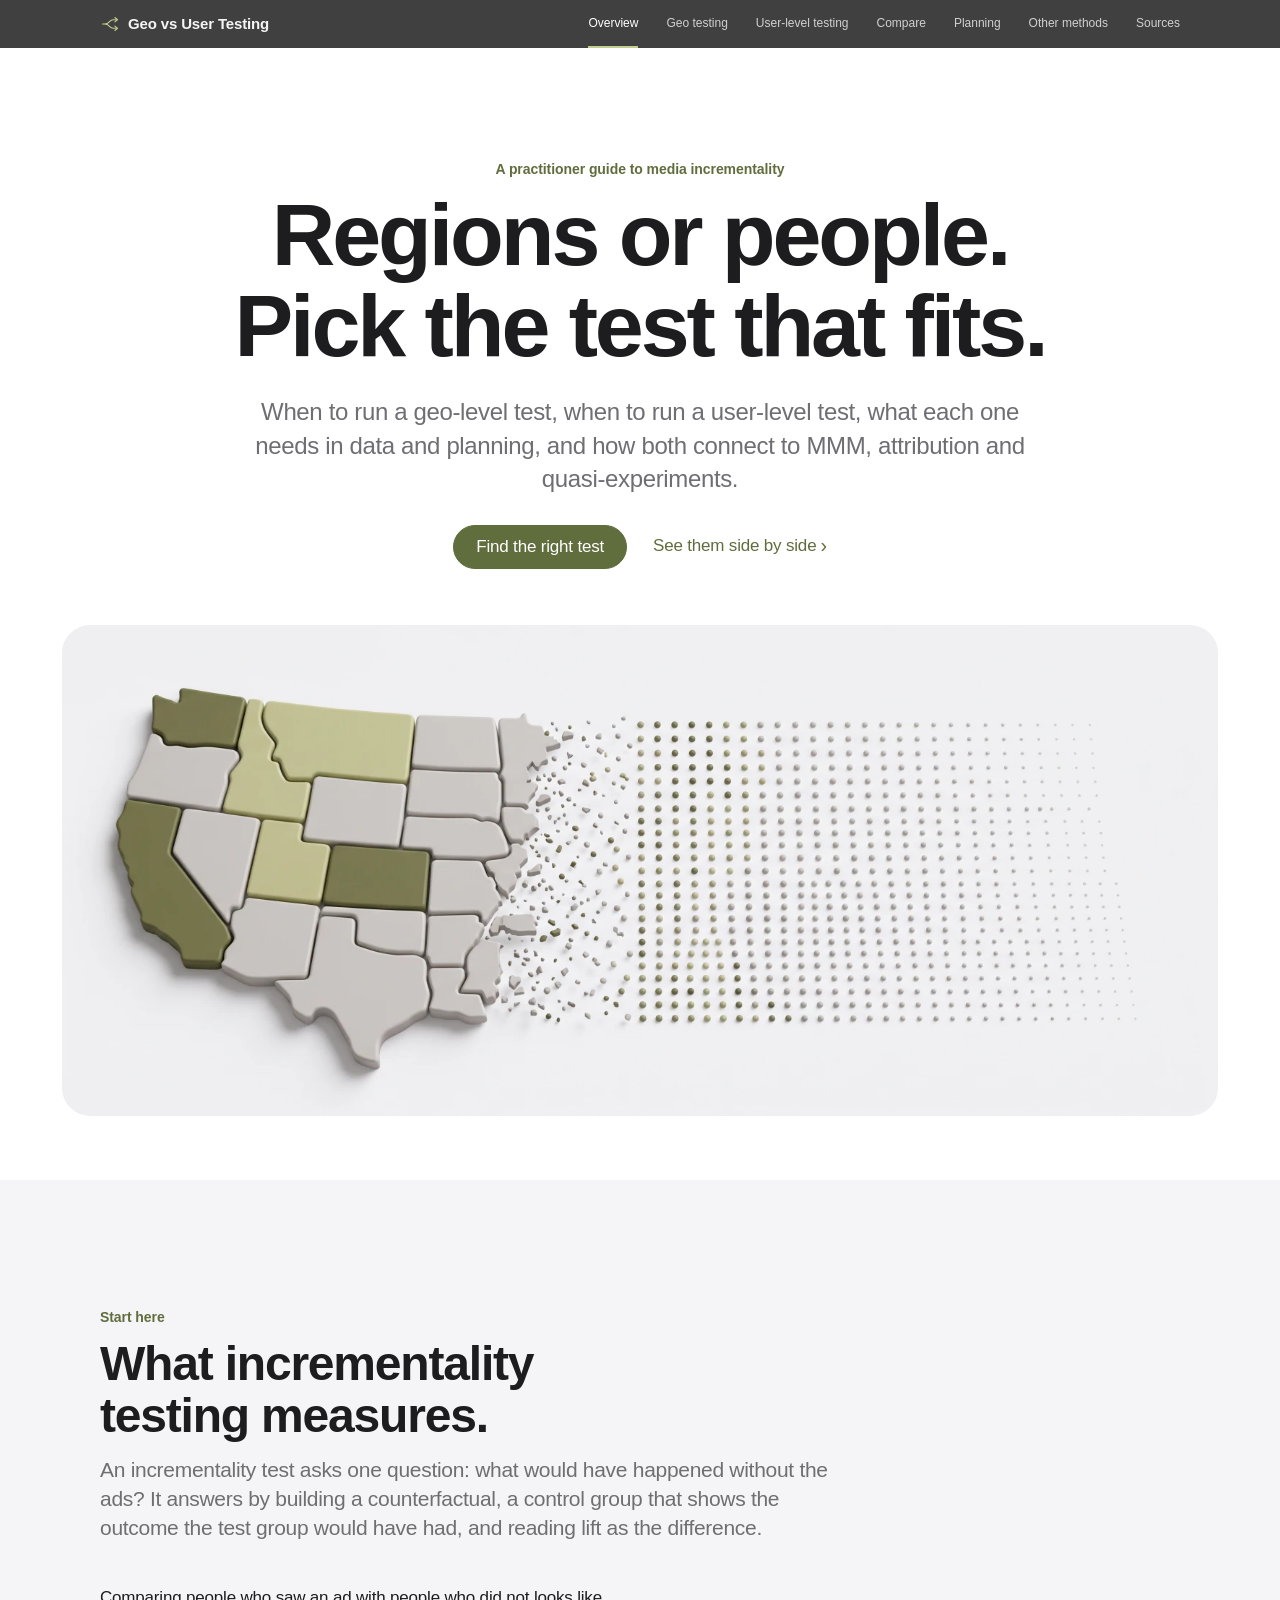
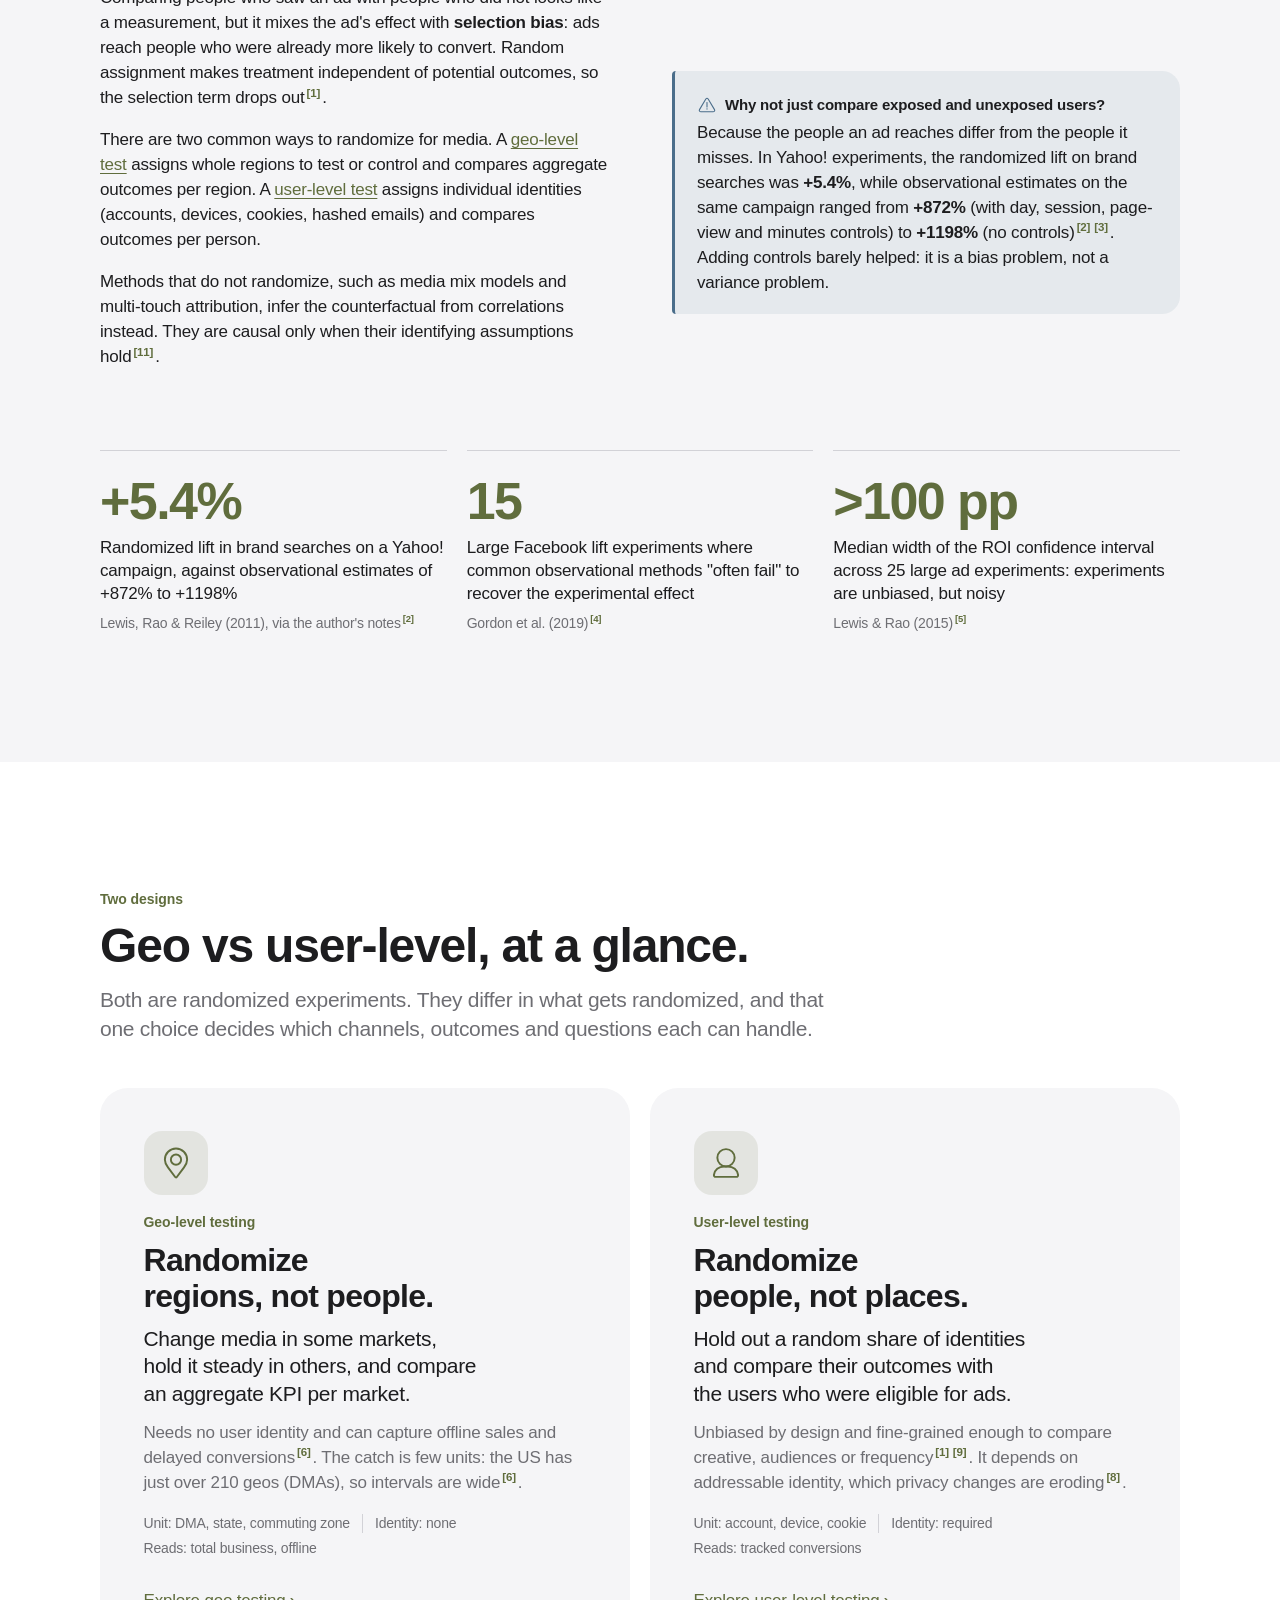
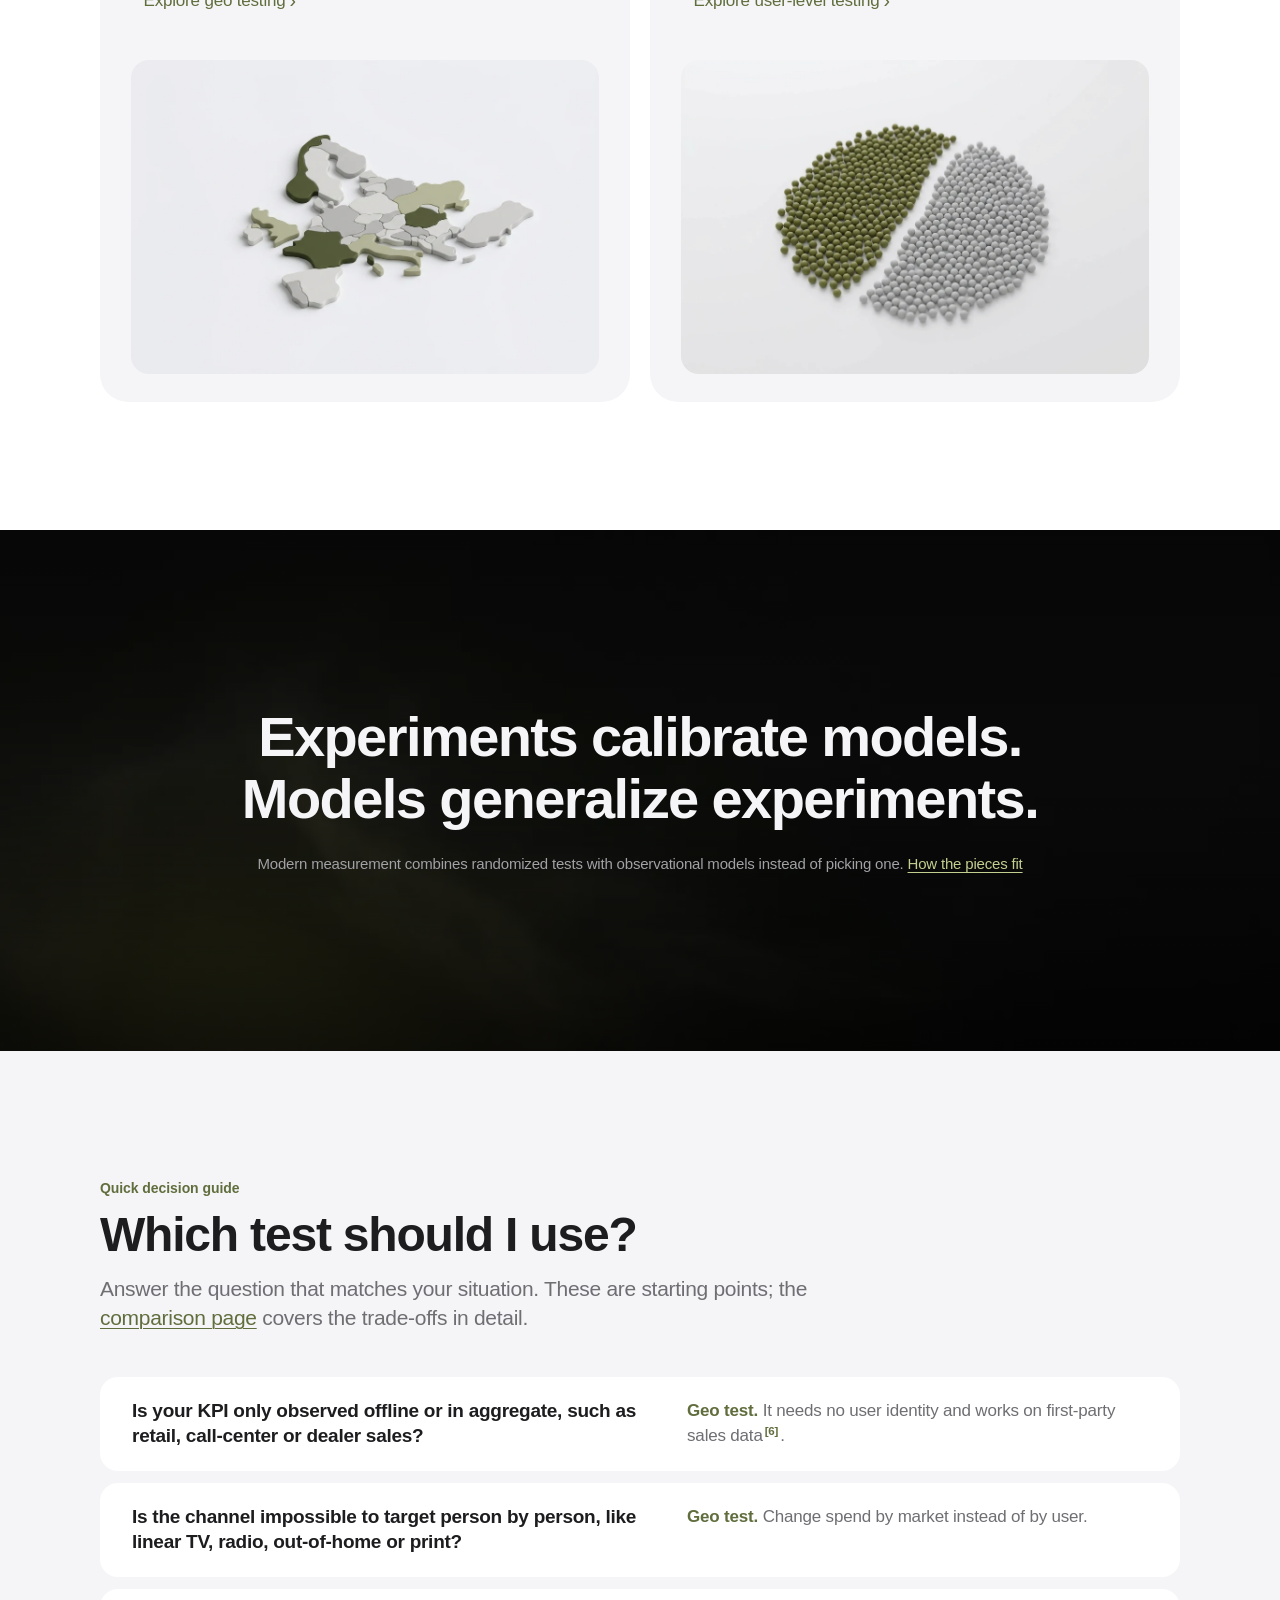
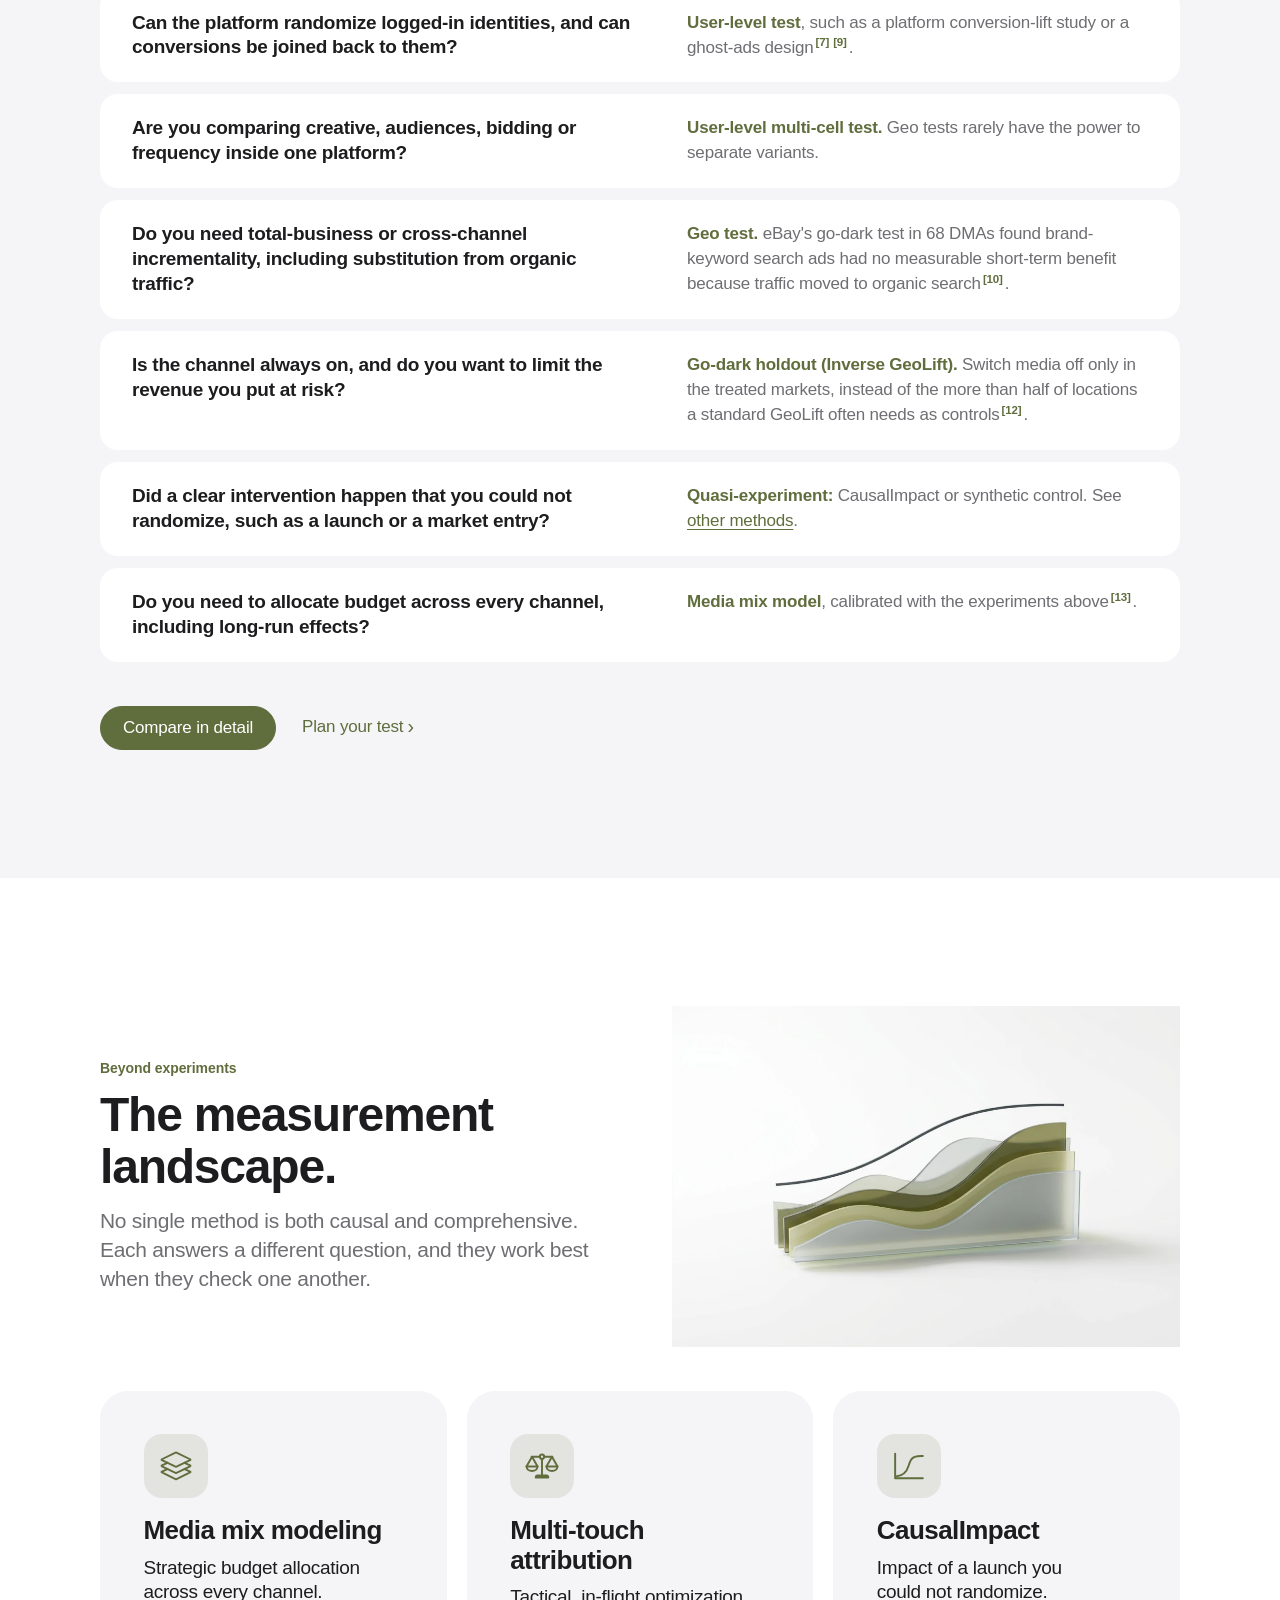
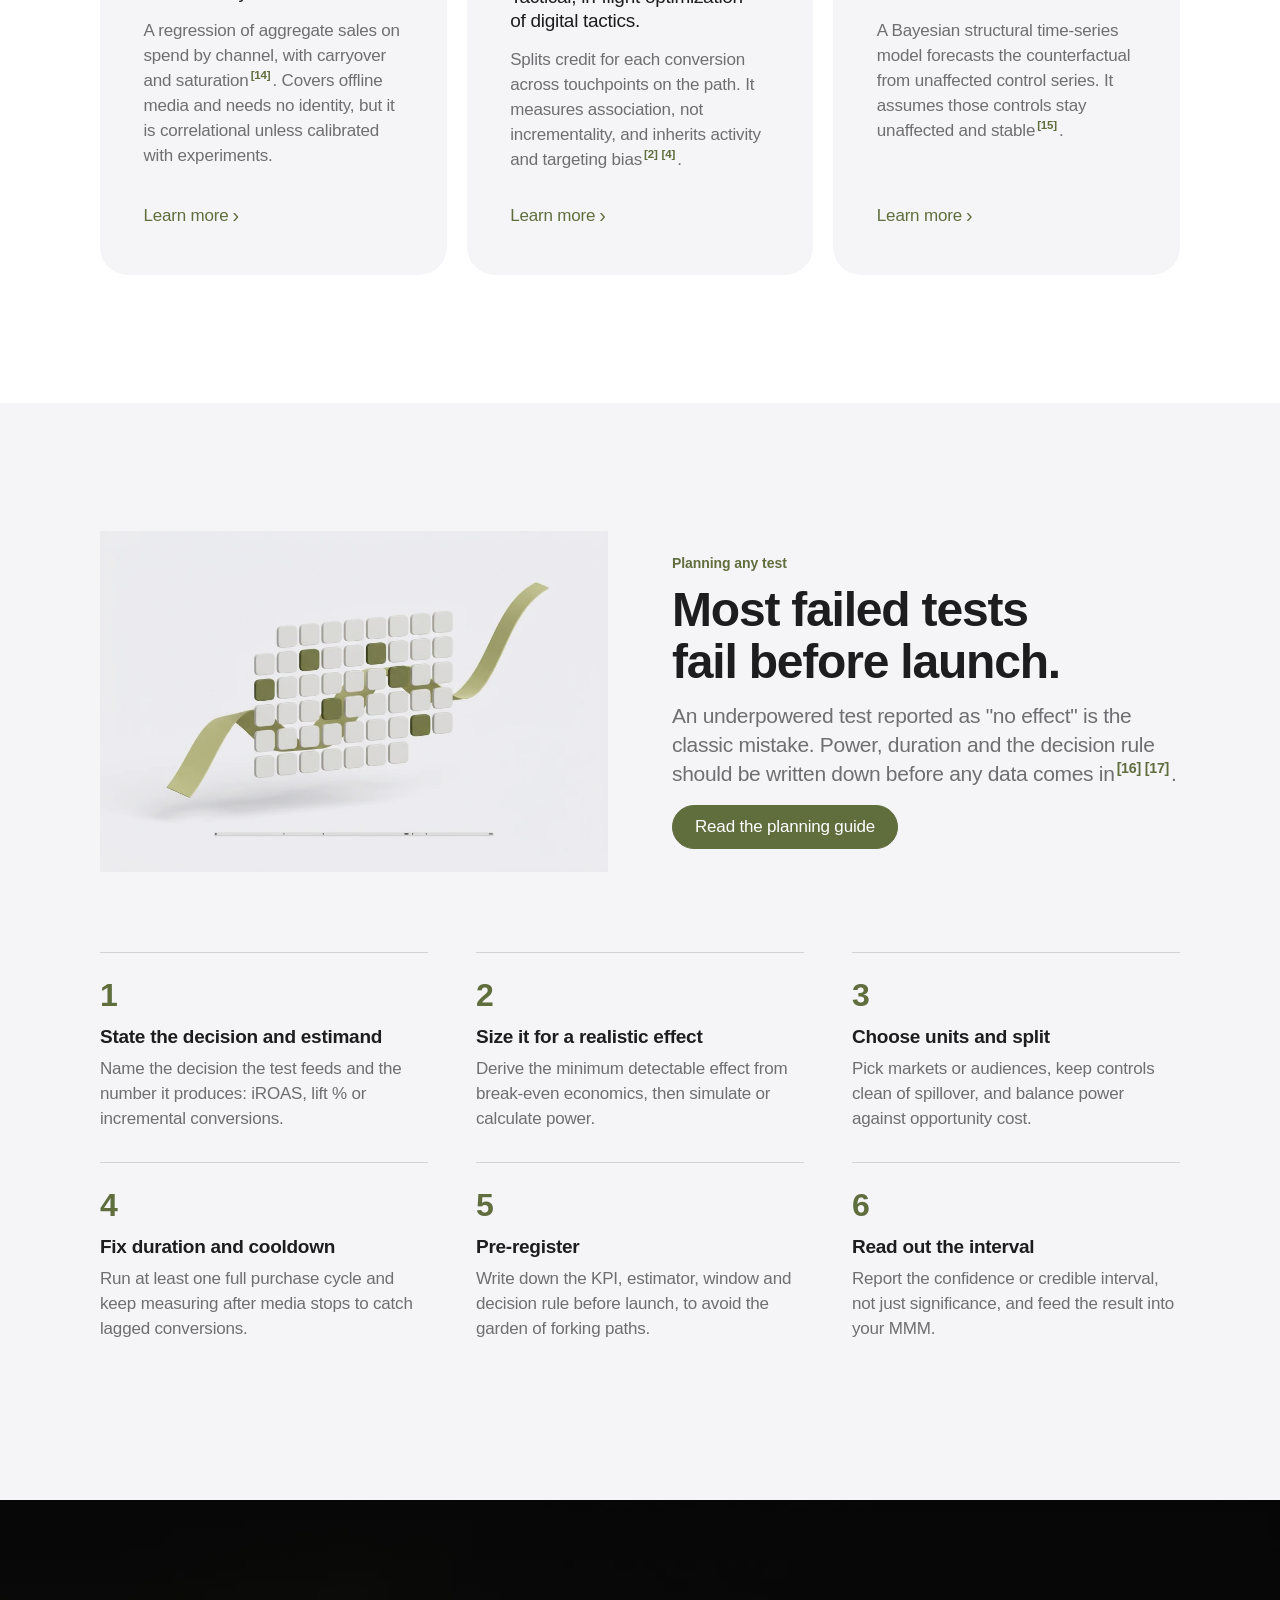
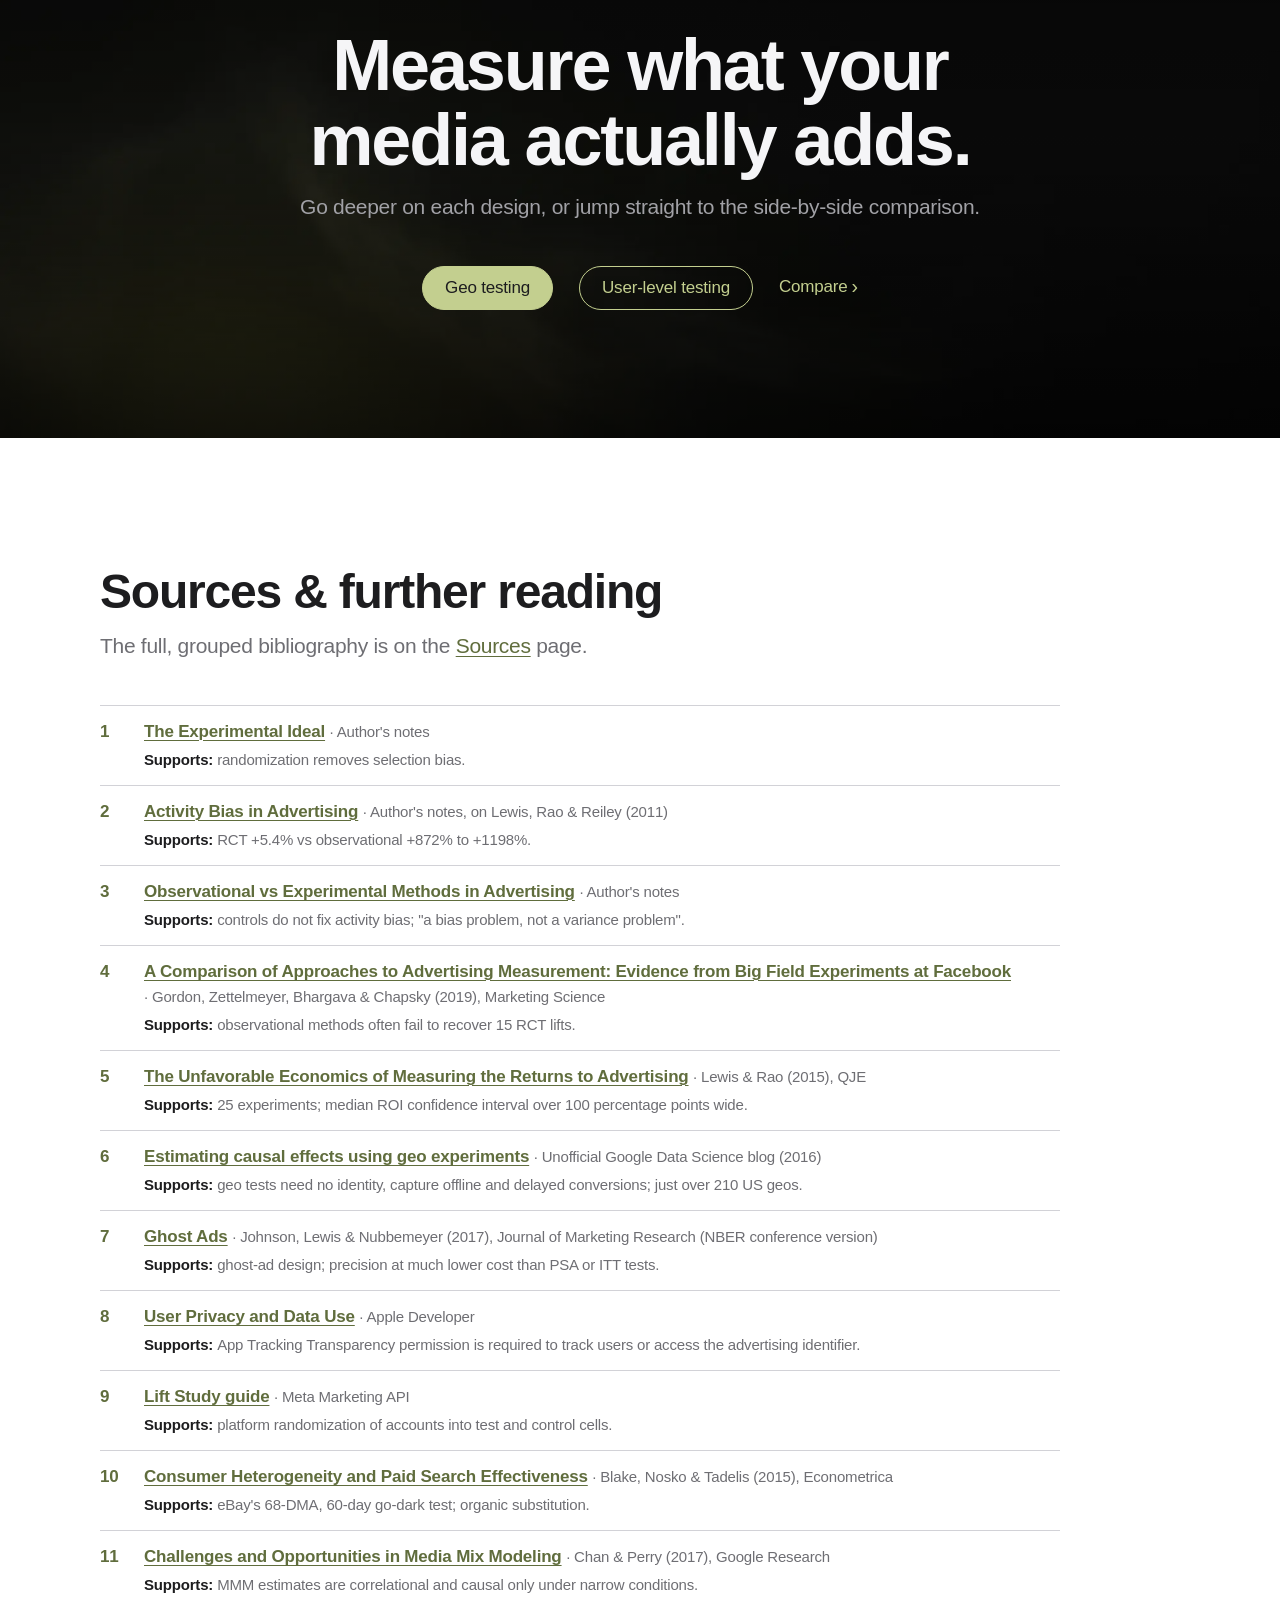
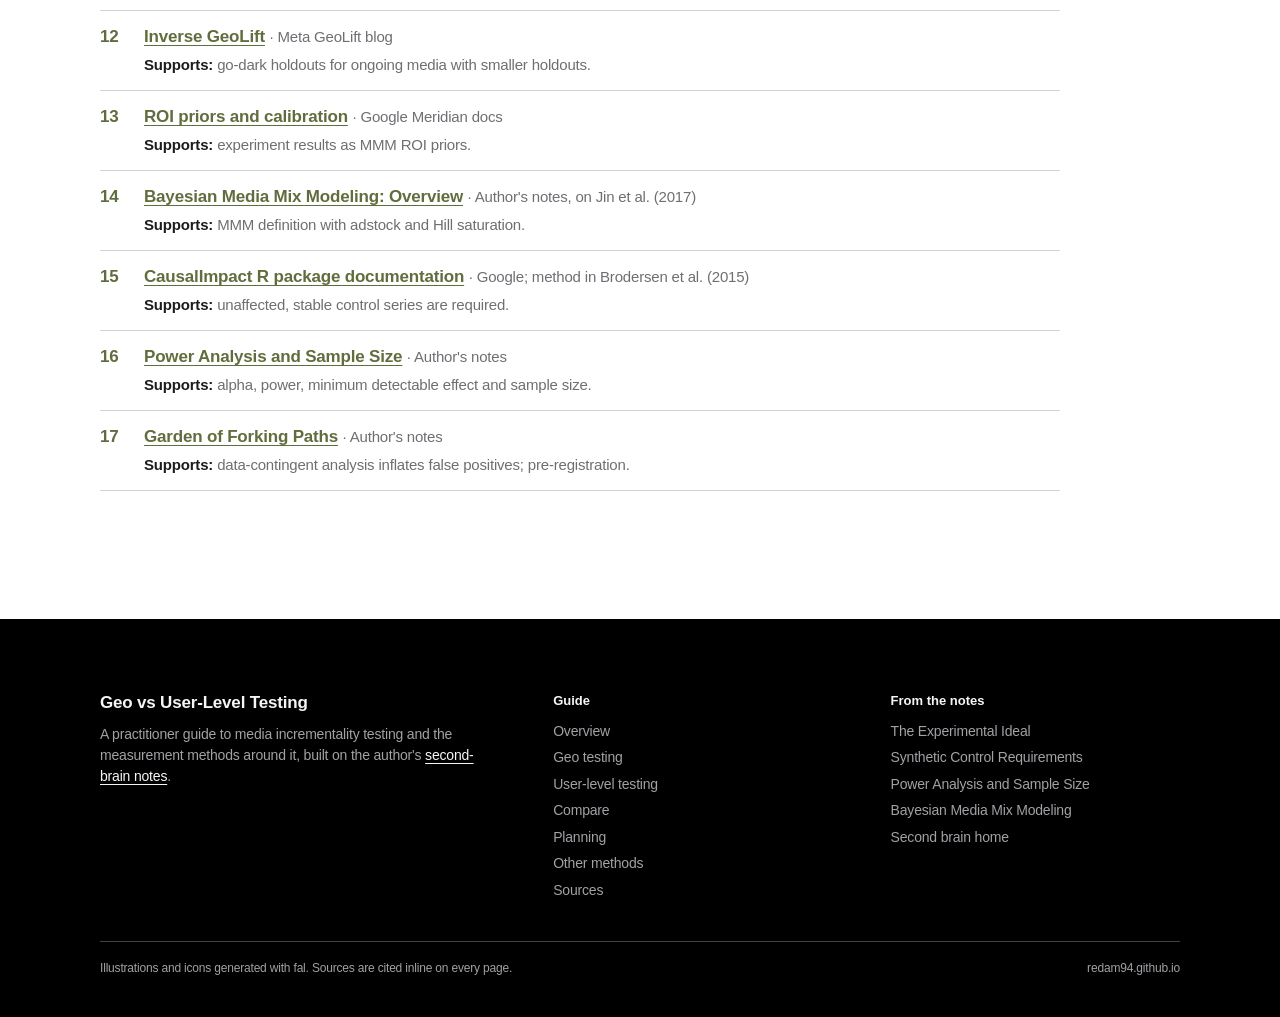
<file: index.html>
<!doctype html>
<html lang="en" class="no-js">
<head>
  <meta charset="utf-8">
  <meta name="viewport" content="width=device-width, initial-scale=1">
  <title>Geo-Level vs User-Level Testing: A Practitioner Guide</title>
  <meta name="description" content="A practitioner guide to media incrementality testing: when to use geo-level or user-level experiments, their pros and cons, data and planning requirements, and how they fit with MMM, attribution and CausalImpact.">
  <meta name="theme-color" content="#000000">
  <meta name="color-scheme" content="light">
  <meta property="og:type" content="website">
  <meta property="og:site_name" content="Geo vs User-Level Testing">
  <meta property="og:title" content="Geo-Level vs User-Level Testing">
  <meta property="og:description" content="When to randomize regions and when to randomize people: a practitioner guide to media incrementality testing and the measurement methods around it.">
  <meta property="og:url" content="https://redam94.github.io/geo-vs-user-level-testing/">
  <meta property="og:image" content="https://redam94.github.io/geo-vs-user-level-testing/assets/img/hero.webp">
  <meta property="og:image:alt" content="A minimal 3D map of U.S. regions, some highlighted olive as test markets, dissolving into a grid of individual dots representing people.">
  <meta name="twitter:card" content="summary_large_image">
  <link rel="icon" type="image/svg+xml" href="assets/icons/split.svg">
  <link rel="stylesheet" href="assets/css/site.css">
  <script src="assets/js/site.js"></script>
</head>
<body>
  <a class="skip-link" href="#main">Skip to content</a>

  <header class="nav">
    <div class="nav-inner">
      <a class="nav-brand" href="index.html"><span class="icon icon-split" aria-hidden="true"></span>Geo vs User Testing</a>
      <button class="nav-toggle" type="button" aria-expanded="false" aria-controls="nav-menu"><span class="nav-toggle-bars" aria-hidden="true"></span><span class="sr-only">Menu</span></button>
      <nav class="nav-menu" id="nav-menu" aria-label="Primary">
        <ul class="nav-links">
          <li><a href="index.html" aria-current="page">Overview</a></li>
          <li><a href="geo-testing.html">Geo testing</a></li>
          <li><a href="user-level-testing.html">User-level testing</a></li>
          <li><a href="compare.html">Compare</a></li>
          <li><a href="planning.html">Planning</a></li>
          <li><a href="other-methods.html">Other methods</a></li>
          <li><a href="sources.html">Sources</a></li>
        </ul>
      </nav>
    </div>
  </header>

  <main id="main">

    <!-- Hero -->
    <section class="hero on-light" aria-labelledby="hero-title">
      <div class="wrap">
        <p class="eyebrow">A practitioner guide to media incrementality</p>
        <h1 class="display" id="hero-title">Regions or people. Pick the test that fits.</h1>
        <p class="hero-lede">When to run a geo-level test, when to run a user-level test, what each one needs in data and planning, and how both connect to MMM, attribution and quasi-experiments.</p>
        <div class="actions">
          <a class="btn" href="#decide">Find the right test</a>
          <a class="link" href="compare.html">See them side by side</a>
        </div>
      </div>
      <div class="hero-media">
        <img src="assets/img/hero.webp" width="1600" height="679" alt="A minimal 3D map of U.S. regions, some highlighted olive as test markets, dissolving into a grid of individual dots representing people.">
      </div>
    </section>

    <!-- What incrementality testing is -->
    <section class="section on-mist" aria-labelledby="what">
      <div class="wrap">
        <div class="section-head">
          <p class="eyebrow">Start here</p>
          <h2 class="headline" id="what">What incrementality testing measures.</h2>
          <p class="lede">An incrementality test asks one question: what would have happened without the ads? It answers by building a counterfactual, a control group that shows the outcome the test group would have had, and reading lift as the difference.</p>
        </div>

        <div class="split mt-m">
          <div class="prose">
            <p>Comparing people who saw an ad with people who did not looks like a measurement, but it mixes the ad's effect with <strong>selection bias</strong>: ads reach people who were already more likely to convert. Random assignment makes treatment independent of potential outcomes, so the selection term drops out<sup class="cite"><a href="#ref-1">1</a></sup>.</p>
            <p>There are two common ways to randomize for media. A <a href="geo-testing.html">geo-level test</a> assigns whole regions to test or control and compares aggregate outcomes per region. A <a href="user-level-testing.html">user-level test</a> assigns individual identities (accounts, devices, cookies, hashed emails) and compares outcomes per person.</p>
            <p>Methods that do not randomize, such as media mix models and multi-touch attribution, infer the counterfactual from correlations instead. They are causal only when their identifying assumptions hold<sup class="cite"><a href="#ref-11">11</a></sup>.</p>
          </div>
          <div class="callout note">
            <p class="callout-title"><span class="icon icon-warning" aria-hidden="true"></span>Why not just compare exposed and unexposed users?</p>
            <p>Because the people an ad reaches differ from the people it misses. In Yahoo! experiments, the randomized lift on brand searches was <strong>+5.4%</strong>, while observational estimates on the same campaign ranged from <strong>+872%</strong> (with day, session, page-view and minutes controls) to <strong>+1198%</strong> (no controls)<sup class="cite"><a href="#ref-2">2</a></sup><sup class="cite"><a href="#ref-3">3</a></sup>. Adding controls barely helped: it is a bias problem, not a variance problem.</p>
          </div>
        </div>

        <ul class="stats mt-l">
          <li class="stat">
            <span class="stat-value">+5.4%</span>
            <span class="stat-label">Randomized lift in brand searches on a Yahoo! campaign, against observational estimates of +872% to +1198%</span>
            <span class="stat-note">Lewis, Rao &amp; Reiley (2011), via the author's notes<sup class="cite"><a href="#ref-2">2</a></sup></span>
          </li>
          <li class="stat">
            <span class="stat-value">15</span>
            <span class="stat-label">Large Facebook lift experiments where common observational methods "often fail" to recover the experimental effect</span>
            <span class="stat-note">Gordon et al. (2019)<sup class="cite"><a href="#ref-4">4</a></sup></span>
          </li>
          <li class="stat">
            <span class="stat-value">&gt;100 pp</span>
            <span class="stat-label">Median width of the ROI confidence interval across 25 large ad experiments: experiments are unbiased, but noisy</span>
            <span class="stat-note">Lewis &amp; Rao (2015)<sup class="cite"><a href="#ref-5">5</a></sup></span>
          </li>
        </ul>
      </div>
    </section>

    <!-- At a glance -->
    <section class="section on-light" aria-labelledby="glance">
      <div class="wrap">
        <div class="section-head">
          <p class="eyebrow">Two designs</p>
          <h2 class="headline" id="glance">Geo vs user-level, at a glance.</h2>
          <p class="lede">Both are randomized experiments. They differ in what gets randomized, and that one choice decides which channels, outcomes and questions each can handle.</p>
        </div>

        <div class="tiles mt-m">
          <article class="tile on-mist reveal">
            <div class="tile-copy">
              <span class="icon-badge tile-icon"><span class="icon icon-geo-pin" aria-hidden="true"></span></span>
              <p class="eyebrow">Geo-level testing</p>
              <h3 class="tile-title"><a class="tile-link" href="geo-testing.html">Randomize regions, not people.</a></h3>
              <p class="tile-tag">Change media in some markets, hold it steady in others, and compare an aggregate KPI per market.</p>
              <p class="tile-desc">Needs no user identity and can capture offline sales and delayed conversions<sup class="cite"><a href="#ref-6">6</a></sup>. The catch is few units: the US has just over 210 geos (DMAs), so intervals are wide<sup class="cite"><a href="#ref-6">6</a></sup>.</p>
              <div class="meta">
                <span>Unit: DMA, state, commuting zone</span>
                <span>Identity: none</span>
                <span>Reads: total business, offline</span>
              </div>
              <div class="actions"><span class="link" aria-hidden="true">Explore geo testing</span></div>
            </div>
            <div class="tile-media">
              <img src="assets/img/geo.webp" width="1000" height="671" loading="lazy" alt="Isometric puzzle-like map of regions, with several regions highlighted in olive as test markets and the rest in light gray as controls.">
            </div>
          </article>

          <article class="tile on-mist reveal">
            <div class="tile-copy">
              <span class="icon-badge tile-icon"><span class="icon icon-user" aria-hidden="true"></span></span>
              <p class="eyebrow">User-level testing</p>
              <h3 class="tile-title"><a class="tile-link" href="user-level-testing.html">Randomize people, not places.</a></h3>
              <p class="tile-tag">Hold out a random share of identities and compare their outcomes with the users who were eligible for ads.</p>
              <p class="tile-desc">Unbiased by design and fine-grained enough to compare creative, audiences or frequency<sup class="cite"><a href="#ref-1">1</a></sup><sup class="cite"><a href="#ref-9">9</a></sup>. It depends on addressable identity, which privacy changes are eroding<sup class="cite"><a href="#ref-8">8</a></sup>.</p>
              <div class="meta">
                <span>Unit: account, device, cookie</span>
                <span>Identity: required</span>
                <span>Reads: tracked conversions</span>
              </div>
              <div class="actions"><span class="link" aria-hidden="true">Explore user-level testing</span></div>
            </div>
            <div class="tile-media">
              <img src="assets/img/user.webp" width="1000" height="671" loading="lazy" alt="A population of small spheres split by a clean gap into an olive treatment group and a gray holdout group.">
            </div>
          </article>
        </div>
      </div>
    </section>

    <!-- Statement -->
    <section class="statement on-dark has-bg bg-statement" aria-label="Key idea">
      <div class="wrap">
        <figure>
          <blockquote>Experiments calibrate models. Models generalize experiments.</blockquote>
          <figcaption>Modern measurement combines randomized tests with observational models instead of picking one. <a href="other-methods.html">How the pieces fit</a></figcaption>
        </figure>
      </div>
    </section>

    <!-- Decision guide -->
    <section class="section on-mist" aria-labelledby="decide">
      <div class="wrap">
        <div class="section-head">
          <p class="eyebrow">Quick decision guide</p>
          <h2 class="headline" id="decide">Which test should I use?</h2>
          <p class="lede">Answer the question that matches your situation. These are starting points; the <a href="compare.html">comparison page</a> covers the trade-offs in detail.</p>
        </div>

        <ol class="decision mt-m">
          <li>
            <p class="decision-q">Is your KPI only observed offline or in aggregate, such as retail, call-center or dealer sales?</p>
            <p class="decision-a"><strong>Geo test.</strong> It needs no user identity and works on first-party sales data<sup class="cite"><a href="#ref-6">6</a></sup>.</p>
          </li>
          <li>
            <p class="decision-q">Is the channel impossible to target person by person, like linear TV, radio, out-of-home or print?</p>
            <p class="decision-a"><strong>Geo test.</strong> Change spend by market instead of by user.</p>
          </li>
          <li>
            <p class="decision-q">Can the platform randomize logged-in identities, and can conversions be joined back to them?</p>
            <p class="decision-a"><strong>User-level test</strong>, such as a platform conversion-lift study or a ghost-ads design<sup class="cite"><a href="#ref-7">7</a></sup><sup class="cite"><a href="#ref-9">9</a></sup>.</p>
          </li>
          <li>
            <p class="decision-q">Are you comparing creative, audiences, bidding or frequency inside one platform?</p>
            <p class="decision-a"><strong>User-level multi-cell test.</strong> Geo tests rarely have the power to separate variants.</p>
          </li>
          <li>
            <p class="decision-q">Do you need total-business or cross-channel incrementality, including substitution from organic traffic?</p>
            <p class="decision-a"><strong>Geo test.</strong> eBay's go-dark test in 68 DMAs found brand-keyword search ads had no measurable short-term benefit because traffic moved to organic search<sup class="cite"><a href="#ref-10">10</a></sup>.</p>
          </li>
          <li>
            <p class="decision-q">Is the channel always on, and do you want to limit the revenue you put at risk?</p>
            <p class="decision-a"><strong>Go-dark holdout (Inverse GeoLift).</strong> Switch media off only in the treated markets, instead of the more than half of locations a standard GeoLift often needs as controls<sup class="cite"><a href="#ref-12">12</a></sup>.</p>
          </li>
          <li>
            <p class="decision-q">Did a clear intervention happen that you could not randomize, such as a launch or a market entry?</p>
            <p class="decision-a"><strong>Quasi-experiment:</strong> CausalImpact or synthetic control. See <a href="other-methods.html">other methods</a>.</p>
          </li>
          <li>
            <p class="decision-q">Do you need to allocate budget across every channel, including long-run effects?</p>
            <p class="decision-a"><strong>Media mix model</strong>, calibrated with the experiments above<sup class="cite"><a href="#ref-13">13</a></sup>.</p>
          </li>
        </ol>

        <div class="actions mt-m">
          <a class="btn" href="compare.html">Compare in detail</a>
          <a class="link" href="planning.html">Plan your test</a>
        </div>
      </div>
    </section>

    <!-- Measurement landscape -->
    <section class="section on-light" aria-labelledby="landscape">
      <div class="wrap">
        <div class="split">
          <div class="section-head">
            <p class="eyebrow">Beyond experiments</p>
            <h2 class="headline" id="landscape">The measurement landscape.</h2>
            <p class="lede">No single method is both causal and comprehensive. Each answers a different question, and they work best when they check one another.</p>
          </div>
          <figure class="figure">
            <div class="figure-media plain">
              <img src="assets/img/methods.webp" width="1000" height="671" loading="lazy" alt="Layered translucent bands like a stacked area chart beneath a dark saturation curve that rises and levels off.">
            </div>
          </figure>
        </div>

        <div class="tiles tiles-3 mt-m">
          <article class="tile on-mist reveal">
            <div class="tile-copy">
              <span class="icon-badge tile-icon"><span class="icon icon-layers" aria-hidden="true"></span></span>
              <h3 class="tile-title"><a class="tile-link" href="other-methods.html#mmm">Media mix modeling</a></h3>
              <p class="tile-tag">Strategic budget allocation across every channel.</p>
              <p class="tile-desc">A regression of aggregate sales on spend by channel, with carryover and saturation<sup class="cite"><a href="#ref-14">14</a></sup>. Covers offline media and needs no identity, but it is correlational unless calibrated with experiments.</p>
              <div class="actions"><span class="link" aria-hidden="true">Learn more</span></div>
            </div>
          </article>
          <article class="tile on-mist reveal">
            <div class="tile-copy">
              <span class="icon-badge tile-icon"><span class="icon icon-scale" aria-hidden="true"></span></span>
              <h3 class="tile-title"><a class="tile-link" href="other-methods.html#mta">Multi-touch attribution</a></h3>
              <p class="tile-tag">Tactical, in-flight optimization of digital tactics.</p>
              <p class="tile-desc">Splits credit for each conversion across touchpoints on the path. It measures association, not incrementality, and inherits activity and targeting bias<sup class="cite"><a href="#ref-2">2</a></sup><sup class="cite"><a href="#ref-4">4</a></sup>.</p>
              <div class="actions"><span class="link" aria-hidden="true">Learn more</span></div>
            </div>
          </article>
          <article class="tile on-mist reveal">
            <div class="tile-copy">
              <span class="icon-badge tile-icon"><span class="icon icon-power-curve" aria-hidden="true"></span></span>
              <h3 class="tile-title"><a class="tile-link" href="other-methods.html#causalimpact">CausalImpact</a></h3>
              <p class="tile-tag">Impact of a launch you could not randomize.</p>
              <p class="tile-desc">A Bayesian structural time-series model forecasts the counterfactual from unaffected control series. It assumes those controls stay unaffected and stable<sup class="cite"><a href="#ref-15">15</a></sup>.</p>
              <div class="actions"><span class="link" aria-hidden="true">Learn more</span></div>
            </div>
          </article>
        </div>
      </div>
    </section>

    <!-- Planning teaser -->
    <section class="section on-mist" aria-labelledby="plan">
      <div class="wrap">
        <div class="split reverse">
          <div class="section-head">
            <p class="eyebrow">Planning any test</p>
            <h2 class="headline" id="plan">Most failed tests fail before launch.</h2>
            <p class="lede">An underpowered test reported as "no effect" is the classic mistake. Power, duration and the decision rule should be written down before any data comes in<sup class="cite"><a href="#ref-16">16</a></sup><sup class="cite"><a href="#ref-17">17</a></sup>.</p>
            <div class="actions mt-s">
              <a class="btn" href="planning.html">Read the planning guide</a>
            </div>
          </div>
          <figure class="figure">
            <div class="figure-media plain">
              <img src="assets/img/planning.webp" width="1000" height="671" loading="lazy" alt="A floating calendar grid with a few olive-highlighted days, an S-shaped power curve ribbon behind it, and a thin timeline below.">
            </div>
          </figure>
        </div>

        <ol class="steps mt-l">
          <li>
            <h3>State the decision and estimand</h3>
            <p>Name the decision the test feeds and the number it produces: iROAS, lift % or incremental conversions.</p>
          </li>
          <li>
            <h3>Size it for a realistic effect</h3>
            <p>Derive the minimum detectable effect from break-even economics, then simulate or calculate power.</p>
          </li>
          <li>
            <h3>Choose units and split</h3>
            <p>Pick markets or audiences, keep controls clean of spillover, and balance power against opportunity cost.</p>
          </li>
          <li>
            <h3>Fix duration and cooldown</h3>
            <p>Run at least one full purchase cycle and keep measuring after media stops to catch lagged conversions.</p>
          </li>
          <li>
            <h3>Pre-register</h3>
            <p>Write down the KPI, estimator, window and decision rule before launch, to avoid the garden of forking paths.</p>
          </li>
          <li>
            <h3>Read out the interval</h3>
            <p>Report the confidence or credible interval, not just significance, and feed the result into your MMM.</p>
          </li>
        </ol>
      </div>
    </section>

    <!-- CTA -->
    <section class="section on-dark center has-bg bg-statement" aria-labelledby="cta">
      <div class="wrap wrap-narrow">
        <h2 class="headline-xl" id="cta">Measure what your media actually adds.</h2>
        <p class="lede">Go deeper on each design, or jump straight to the side-by-side comparison.</p>
        <div class="actions mt-m">
          <a class="btn" href="geo-testing.html">Geo testing</a>
          <a class="btn btn-ghost" href="user-level-testing.html">User-level testing</a>
          <a class="link" href="compare.html">Compare</a>
        </div>
      </div>
    </section>

    <!-- Sources -->
    <section class="section on-light" aria-labelledby="sources">
      <div class="wrap">
        <div class="section-head">
          <h2 class="headline" id="sources">Sources &amp; further reading</h2>
          <p class="lede">The full, grouped bibliography is on the <a href="sources.html">Sources</a> page.</p>
        </div>
        <ol class="refs mt-m">
          <li id="ref-1"><a class="ref-title" href="https://redam94.github.io/second-brain/Research/Econometrics/Foundations/The-Experimental-Ideal">The Experimental Ideal</a> <span class="ref-meta">Author's notes</span><span class="ref-supports">randomization removes selection bias.</span></li>
          <li id="ref-2"><a class="ref-title" href="https://redam94.github.io/second-brain/Research/Research-Methodology/Activity-Bias-in-Advertising">Activity Bias in Advertising</a> <span class="ref-meta">Author's notes, on Lewis, Rao &amp; Reiley (2011)</span><span class="ref-supports">RCT +5.4% vs observational +872% to +1198%.</span></li>
          <li id="ref-3"><a class="ref-title" href="https://redam94.github.io/second-brain/Research/Research-Methodology/Observational-vs-Experimental-Methods-in-Advertising">Observational vs Experimental Methods in Advertising</a> <span class="ref-meta">Author's notes</span><span class="ref-supports">controls do not fix activity bias; "a bias problem, not a variance problem".</span></li>
          <li id="ref-4"><a class="ref-title" href="https://doi.org/10.1287/mksc.2018.1135">A Comparison of Approaches to Advertising Measurement: Evidence from Big Field Experiments at Facebook</a> <span class="ref-meta">Gordon, Zettelmeyer, Bhargava &amp; Chapsky (2019), Marketing Science</span><span class="ref-supports">observational methods often fail to recover 15 RCT lifts.</span></li>
          <li id="ref-5"><a class="ref-title" href="https://doi.org/10.1093/qje/qjv023">The Unfavorable Economics of Measuring the Returns to Advertising</a> <span class="ref-meta">Lewis &amp; Rao (2015), QJE</span><span class="ref-supports">25 experiments; median ROI confidence interval over 100 percentage points wide.</span></li>
          <li id="ref-6"><a class="ref-title" href="https://www.unofficialgoogledatascience.com/2016/06/estimating-causal-effects-using-geo.html">Estimating causal effects using geo experiments</a> <span class="ref-meta">Unofficial Google Data Science blog (2016)</span><span class="ref-supports">geo tests need no identity, capture offline and delayed conversions; just over 210 US geos.</span></li>
          <li id="ref-7"><a class="ref-title" href="https://conference.nber.org/conf_papers/f84173.pdf">Ghost Ads</a> <span class="ref-meta">Johnson, Lewis &amp; Nubbemeyer (2017), Journal of Marketing Research (NBER conference version)</span><span class="ref-supports">ghost-ad design; precision at much lower cost than PSA or ITT tests.</span></li>
          <li id="ref-8"><a class="ref-title" href="https://developer.apple.com/app-store/user-privacy-and-data-use/">User Privacy and Data Use</a> <span class="ref-meta">Apple Developer</span><span class="ref-supports">App Tracking Transparency permission is required to track users or access the advertising identifier.</span></li>
          <li id="ref-9"><a class="ref-title" href="https://developers.facebook.com/docs/marketing-api/guides/lift-studies">Lift Study guide</a> <span class="ref-meta">Meta Marketing API</span><span class="ref-supports">platform randomization of accounts into test and control cells.</span></li>
          <li id="ref-10"><a class="ref-title" href="https://doi.org/10.3982/ECTA12423">Consumer Heterogeneity and Paid Search Effectiveness</a> <span class="ref-meta">Blake, Nosko &amp; Tadelis (2015), Econometrica</span><span class="ref-supports">eBay's 68-DMA, 60-day go-dark test; organic substitution.</span></li>
          <li id="ref-11"><a class="ref-title" href="https://research.google/pubs/challenges-and-opportunities-in-media-mix-modeling/">Challenges and Opportunities in Media Mix Modeling</a> <span class="ref-meta">Chan &amp; Perry (2017), Google Research</span><span class="ref-supports">MMM estimates are correlational and causal only under narrow conditions.</span></li>
          <li id="ref-12"><a class="ref-title" href="https://facebookincubator.github.io/GeoLift/blog/inverse-geolift">Inverse GeoLift</a> <span class="ref-meta">Meta GeoLift blog</span><span class="ref-supports">go-dark holdouts for ongoing media with smaller holdouts.</span></li>
          <li id="ref-13"><a class="ref-title" href="https://developers.google.com/meridian/docs/advanced-modeling/roi-priors-and-calibration">ROI priors and calibration</a> <span class="ref-meta">Google Meridian docs</span><span class="ref-supports">experiment results as MMM ROI priors.</span></li>
          <li id="ref-14"><a class="ref-title" href="https://redam94.github.io/second-brain/Research/Market-Response-Models/Bayesian-Media-Mix-Modeling/Bayesian-Media-Mix-Modeling---Overview">Bayesian Media Mix Modeling: Overview</a> <span class="ref-meta">Author's notes, on Jin et al. (2017)</span><span class="ref-supports">MMM definition with adstock and Hill saturation.</span></li>
          <li id="ref-15"><a class="ref-title" href="https://google.github.io/CausalImpact/CausalImpact.html">CausalImpact R package documentation</a> <span class="ref-meta">Google; method in Brodersen et al. (2015)</span><span class="ref-supports">unaffected, stable control series are required.</span></li>
          <li id="ref-16"><a class="ref-title" href="https://redam94.github.io/second-brain/Research/Research-Methodology/Experimental-Design/Power-Analysis-and-Sample-Size">Power Analysis and Sample Size</a> <span class="ref-meta">Author's notes</span><span class="ref-supports">alpha, power, minimum detectable effect and sample size.</span></li>
          <li id="ref-17"><a class="ref-title" href="https://redam94.github.io/second-brain/Research/Research-Methodology/Garden-of-Forking-Paths">Garden of Forking Paths</a> <span class="ref-meta">Author's notes</span><span class="ref-supports">data-contingent analysis inflates false positives; pre-registration.</span></li>
        </ol>
      </div>
    </section>
  </main>

  <footer class="footer on-dark">
    <div class="wrap">
      <div class="footer-grid">
        <div>
          <p class="footer-brand">Geo vs User-Level Testing</p>
          <p class="footer-about">A practitioner guide to media incrementality testing and the measurement methods around it, built on the author's <a href="https://redam94.github.io/second-brain/">second-brain notes</a>.</p>
        </div>
        <div>
          <h2>Guide</h2>
          <ul>
            <li><a href="index.html">Overview</a></li>
            <li><a href="geo-testing.html">Geo testing</a></li>
            <li><a href="user-level-testing.html">User-level testing</a></li>
            <li><a href="compare.html">Compare</a></li>
            <li><a href="planning.html">Planning</a></li>
            <li><a href="other-methods.html">Other methods</a></li>
            <li><a href="sources.html">Sources</a></li>
          </ul>
        </div>
        <div>
          <h2>From the notes</h2>
          <ul>
            <li><a href="https://redam94.github.io/second-brain/Research/Econometrics/Foundations/The-Experimental-Ideal">The Experimental Ideal</a></li>
            <li><a href="https://redam94.github.io/second-brain/Research/Econometrics/Identification-Strategies/Synthetic-Control-Requirements">Synthetic Control Requirements</a></li>
            <li><a href="https://redam94.github.io/second-brain/Research/Research-Methodology/Experimental-Design/Power-Analysis-and-Sample-Size">Power Analysis and Sample Size</a></li>
            <li><a href="https://redam94.github.io/second-brain/Research/Market-Response-Models/Bayesian-Media-Mix-Modeling/Bayesian-Media-Mix-Modeling---Overview">Bayesian Media Mix Modeling</a></li>
            <li><a href="https://redam94.github.io/second-brain/">Second brain home</a></li>
          </ul>
        </div>
      </div>
      <div class="footer-base">
        <p>Illustrations and icons generated with fal. Sources are cited inline on every page.</p>
        <p><a href="https://redam94.github.io/">redam94.github.io</a></p>
      </div>
    </div>
  </footer>
</body>
</html>
</file>
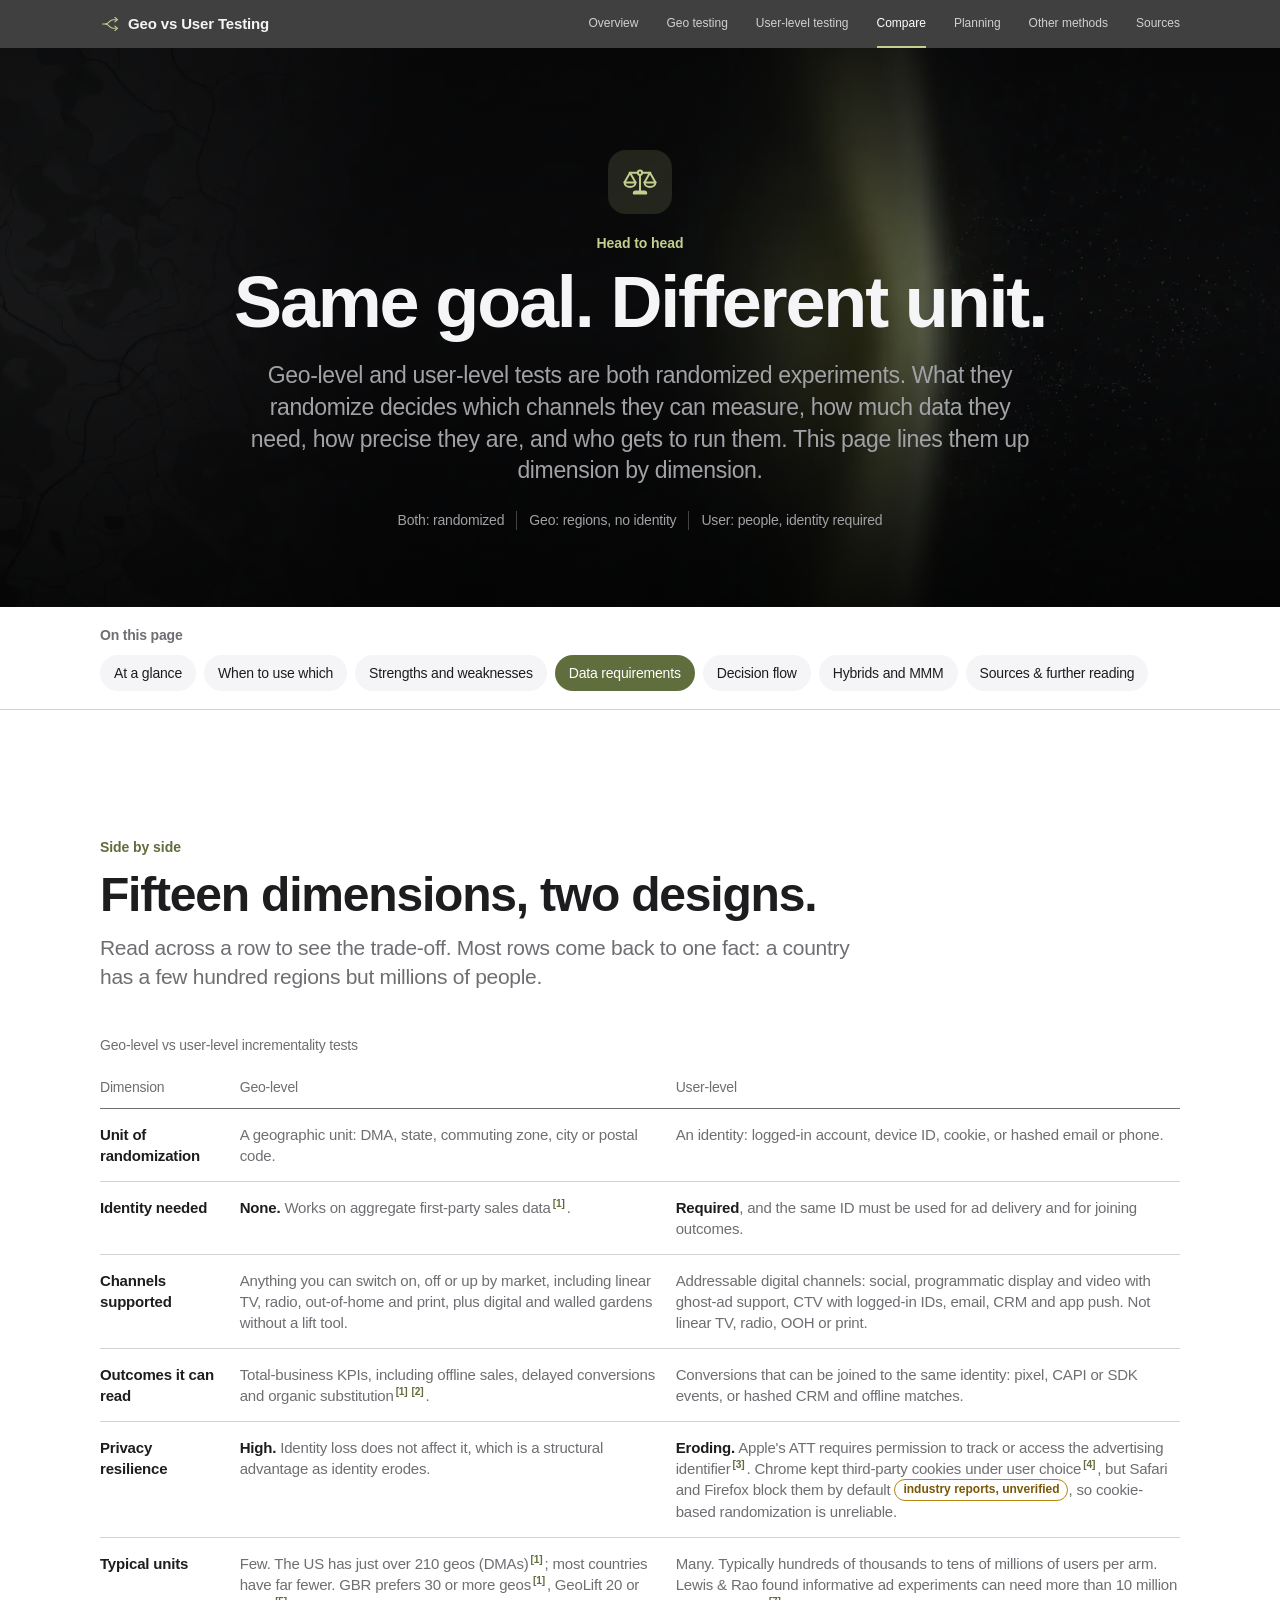
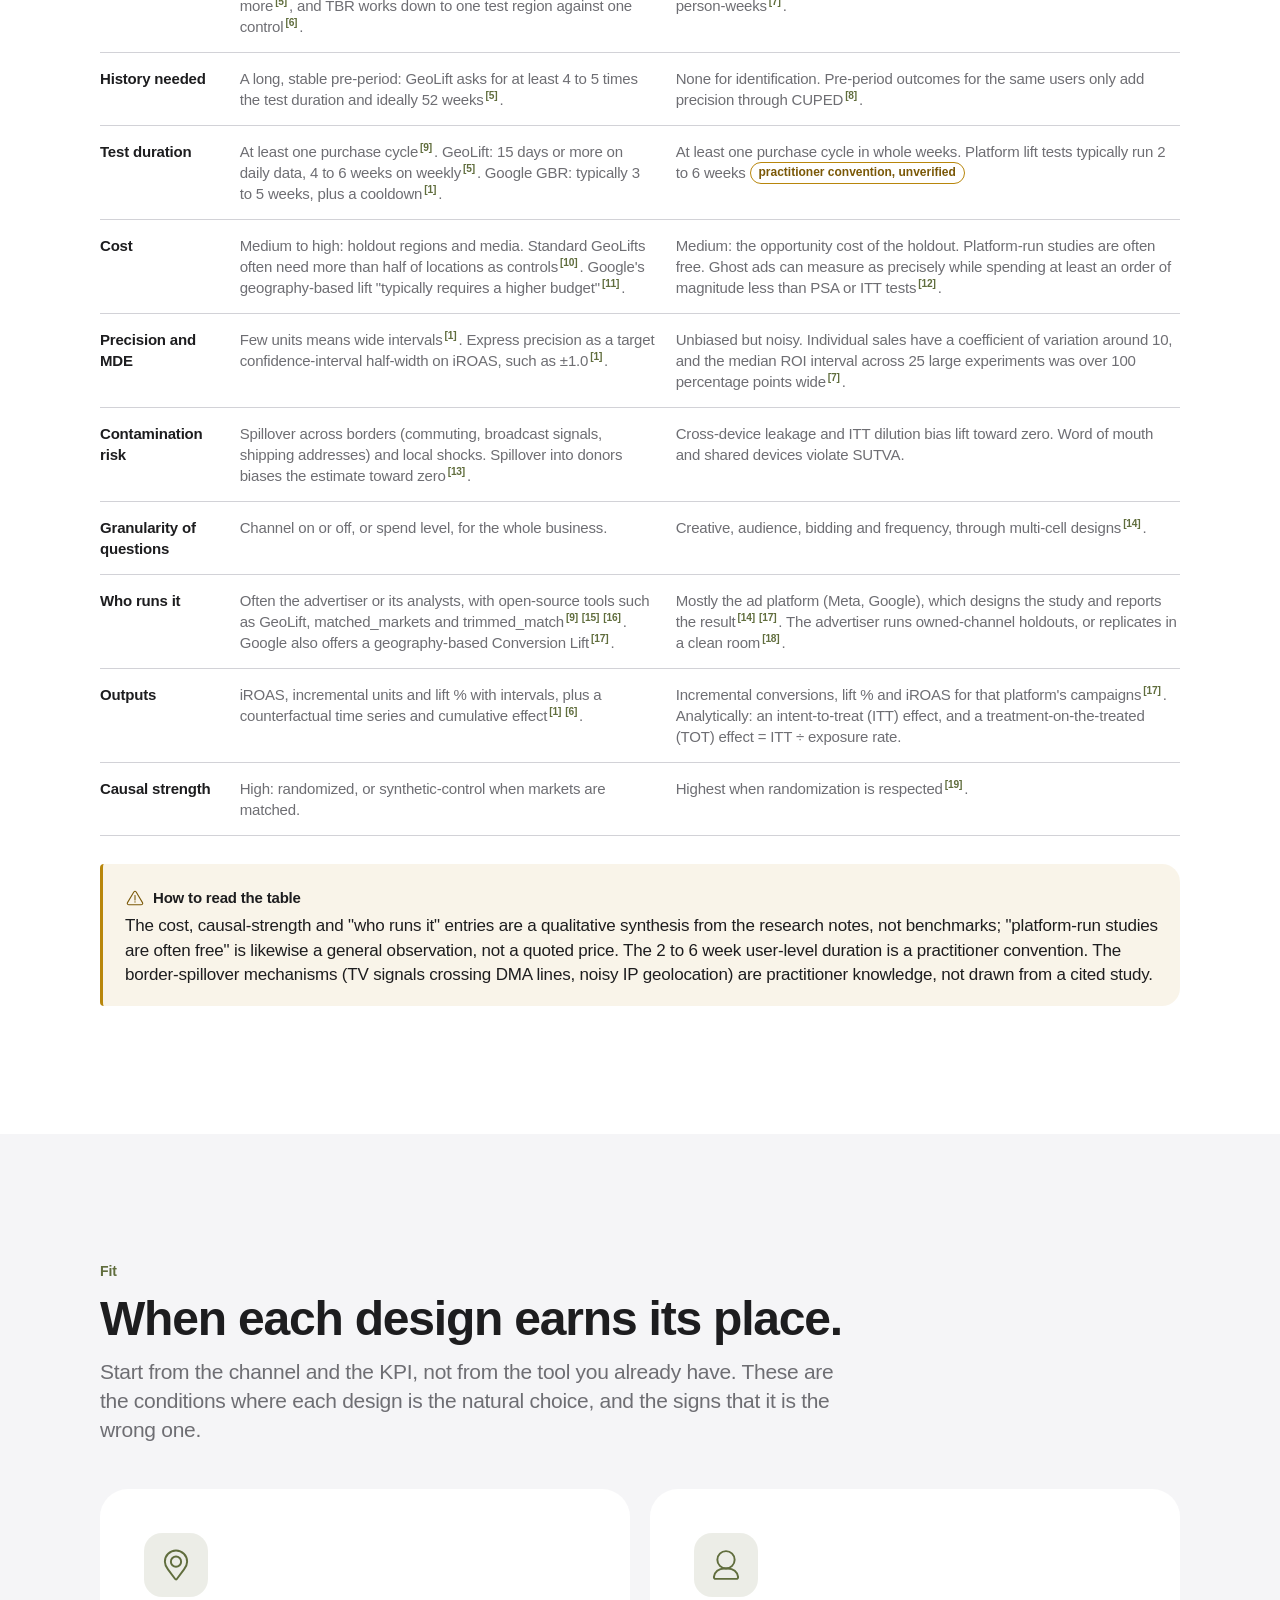
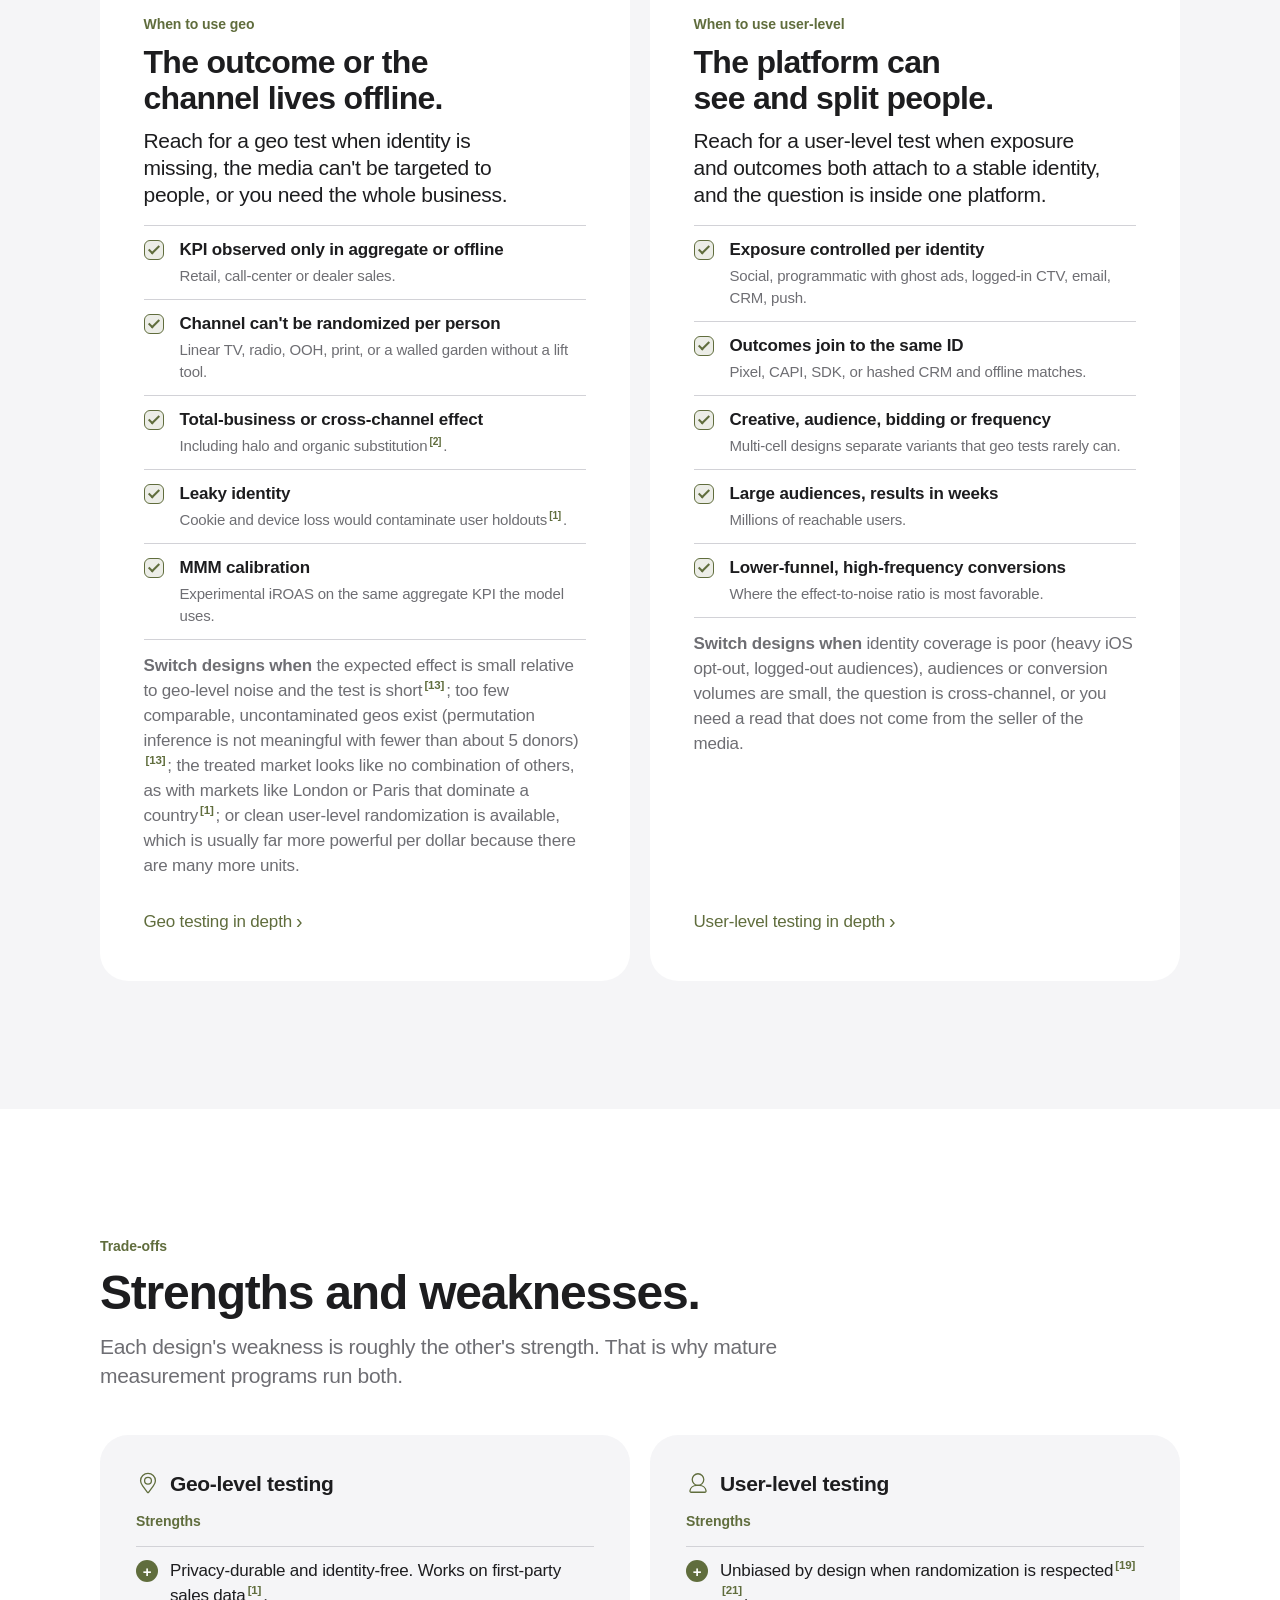
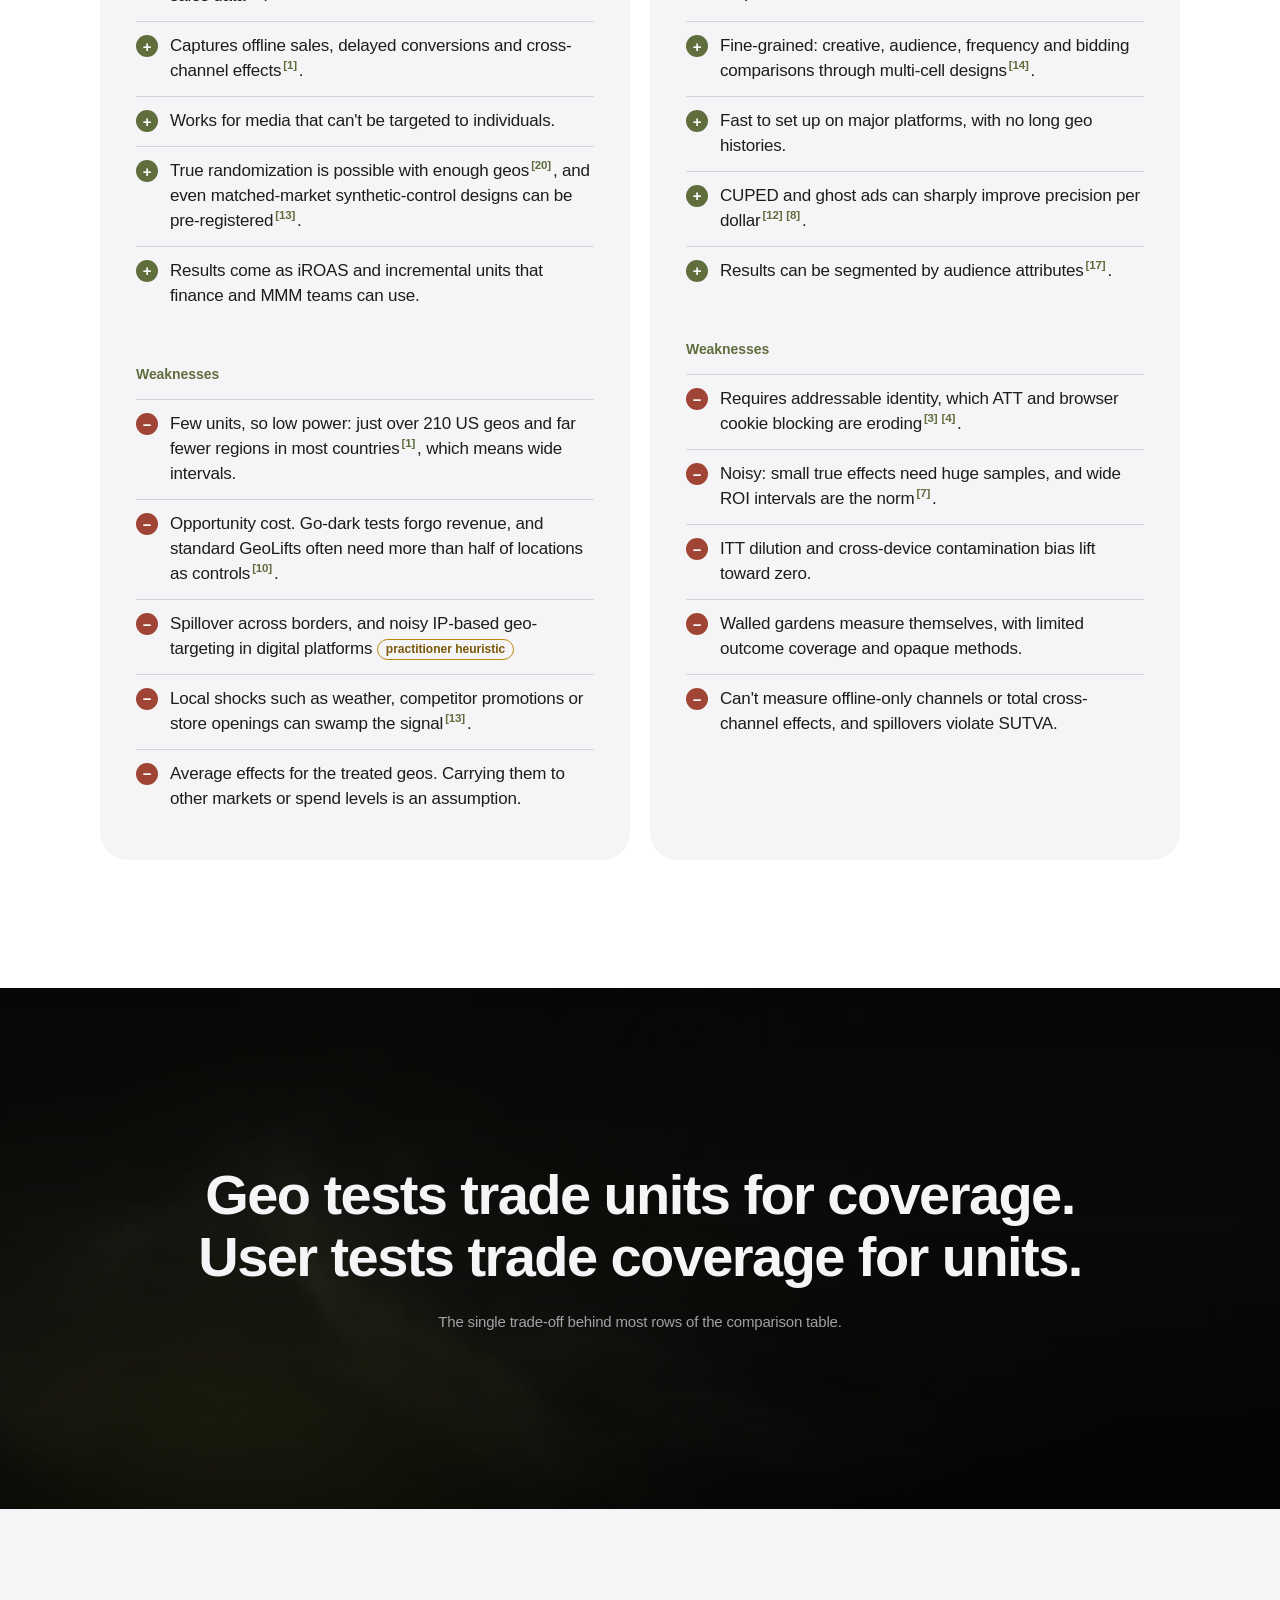
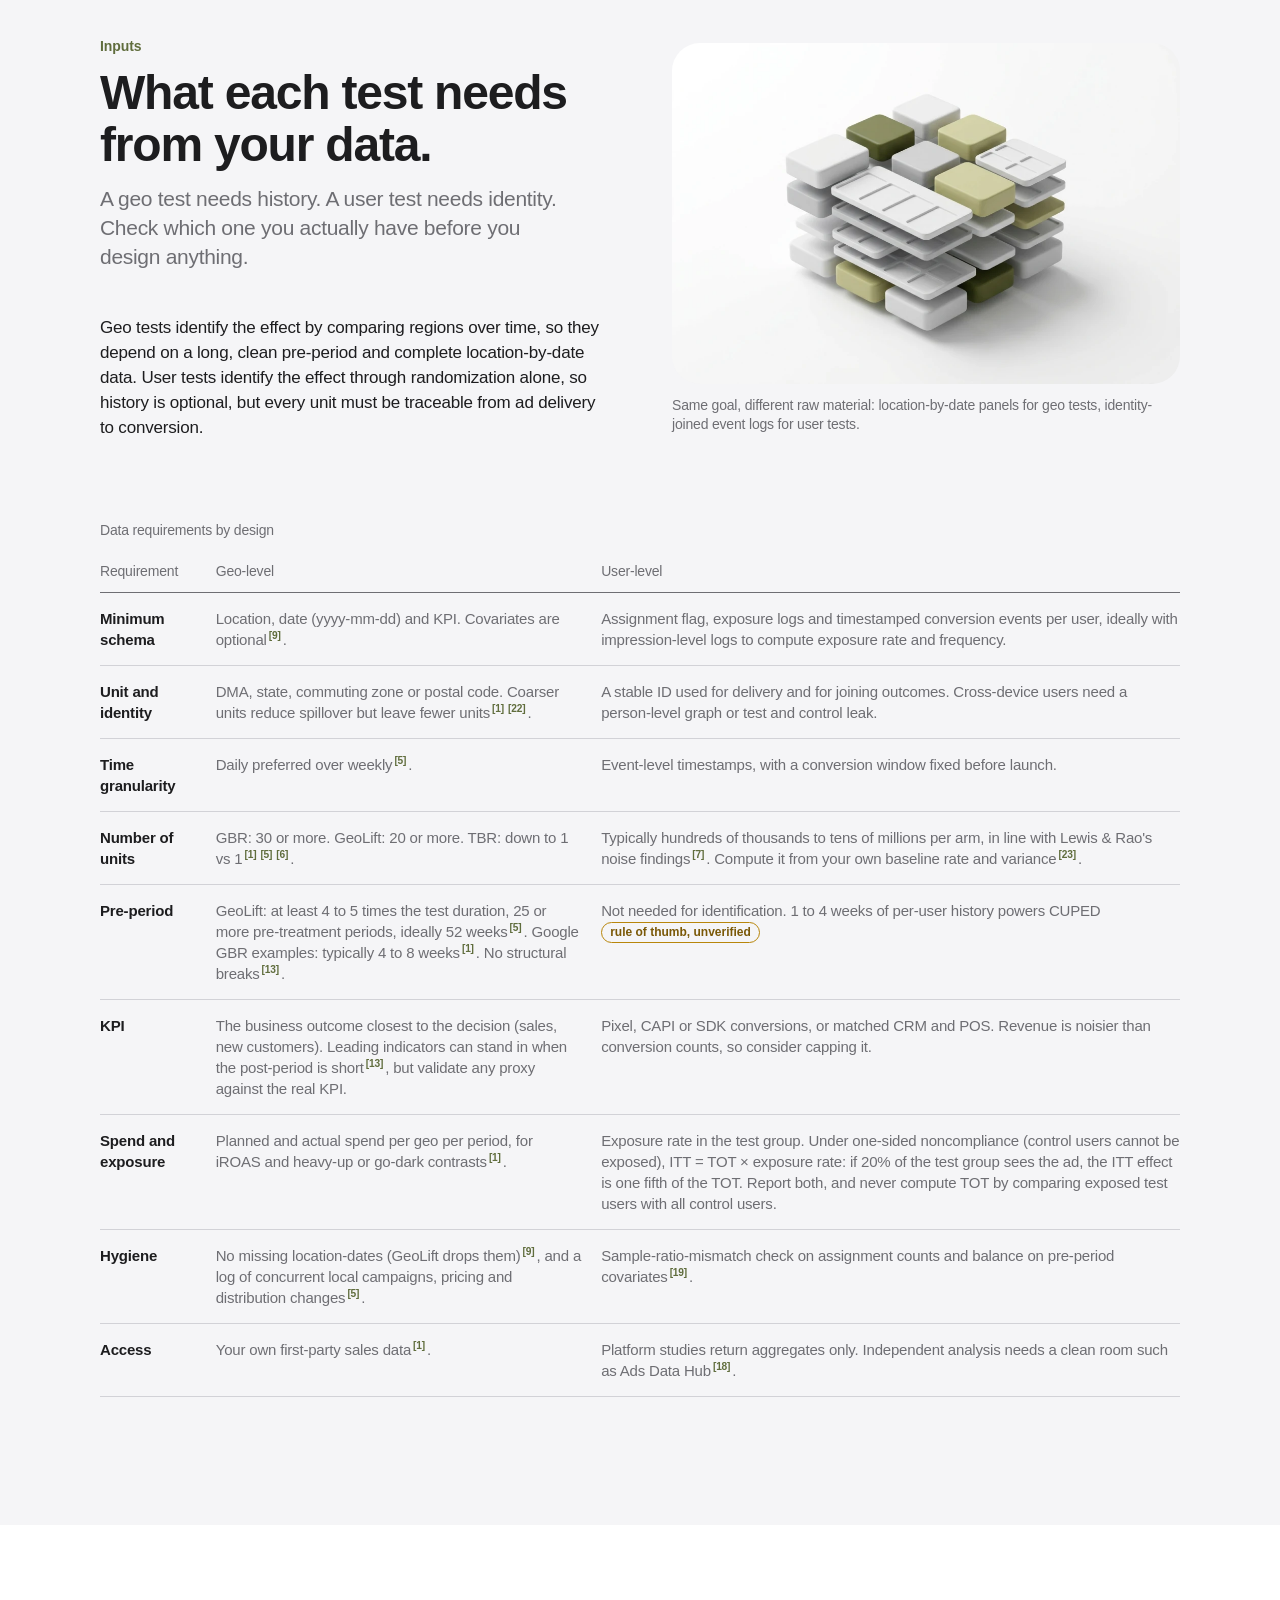
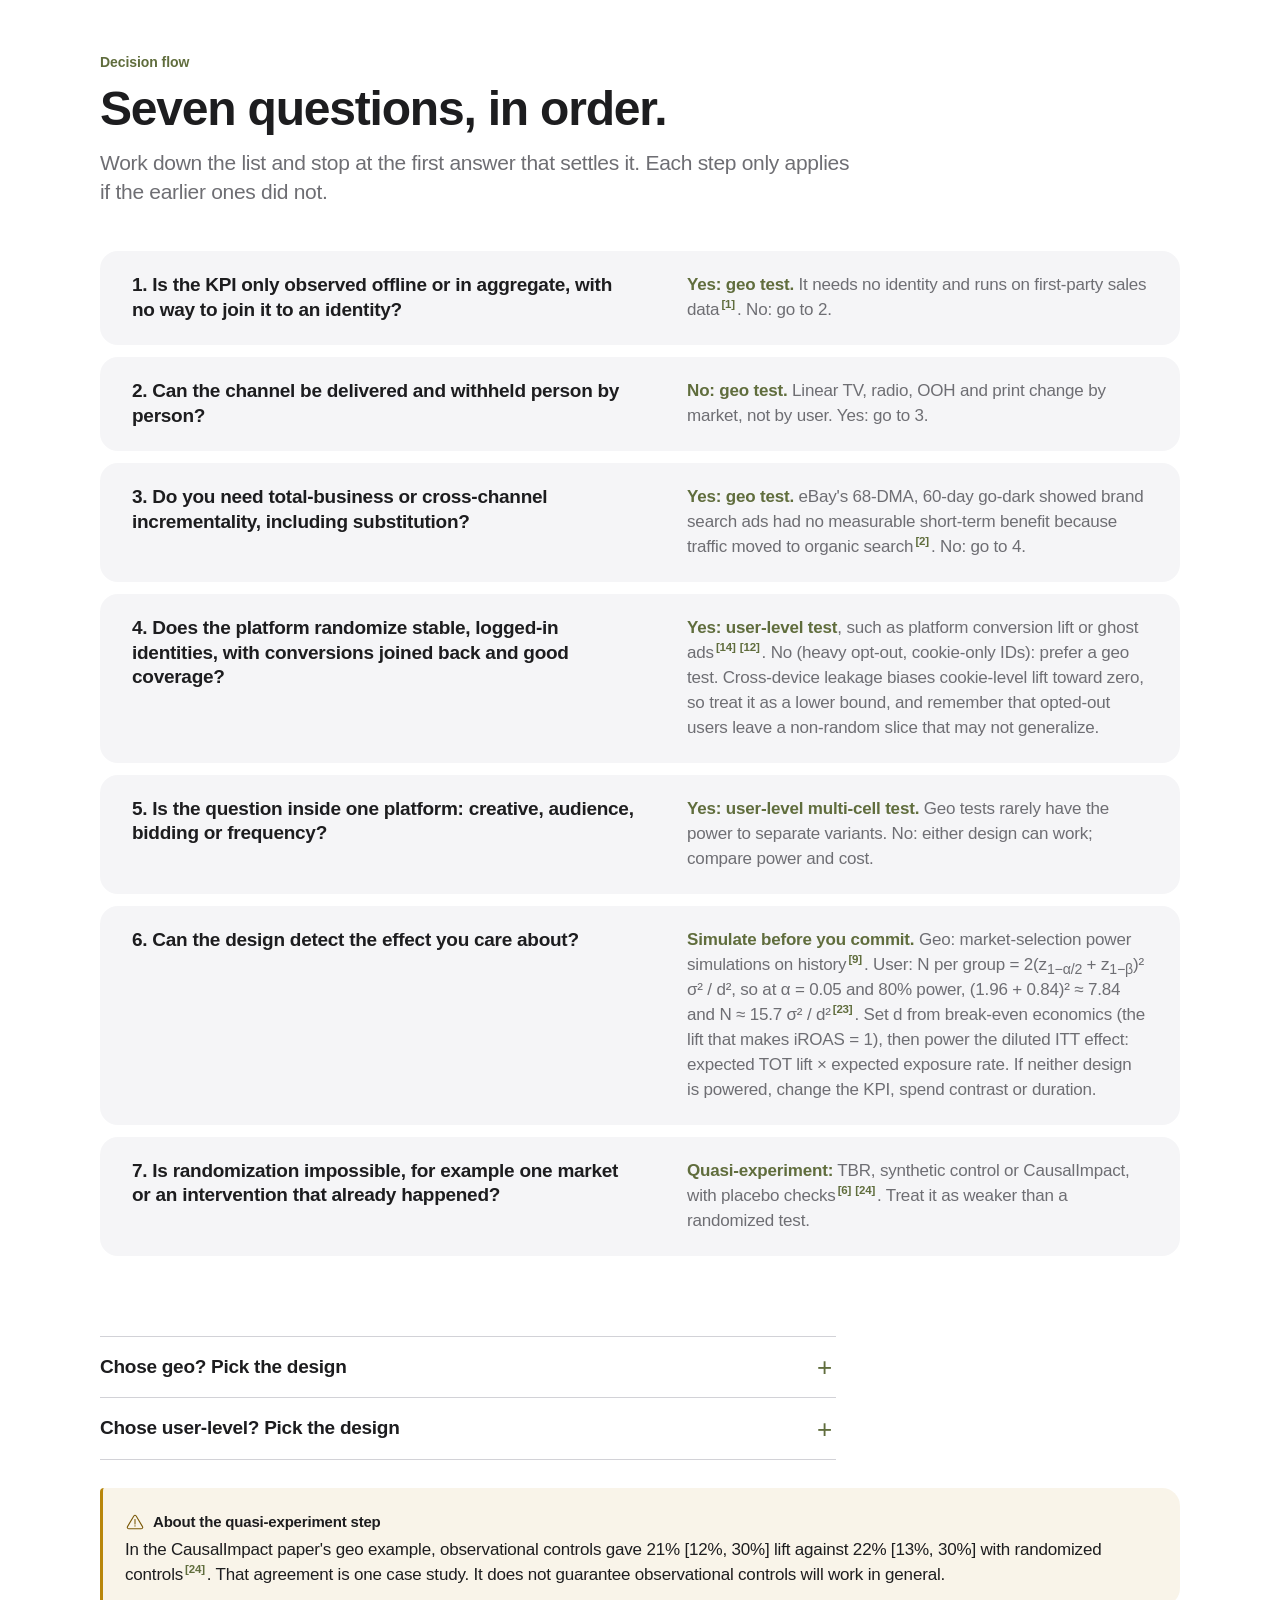
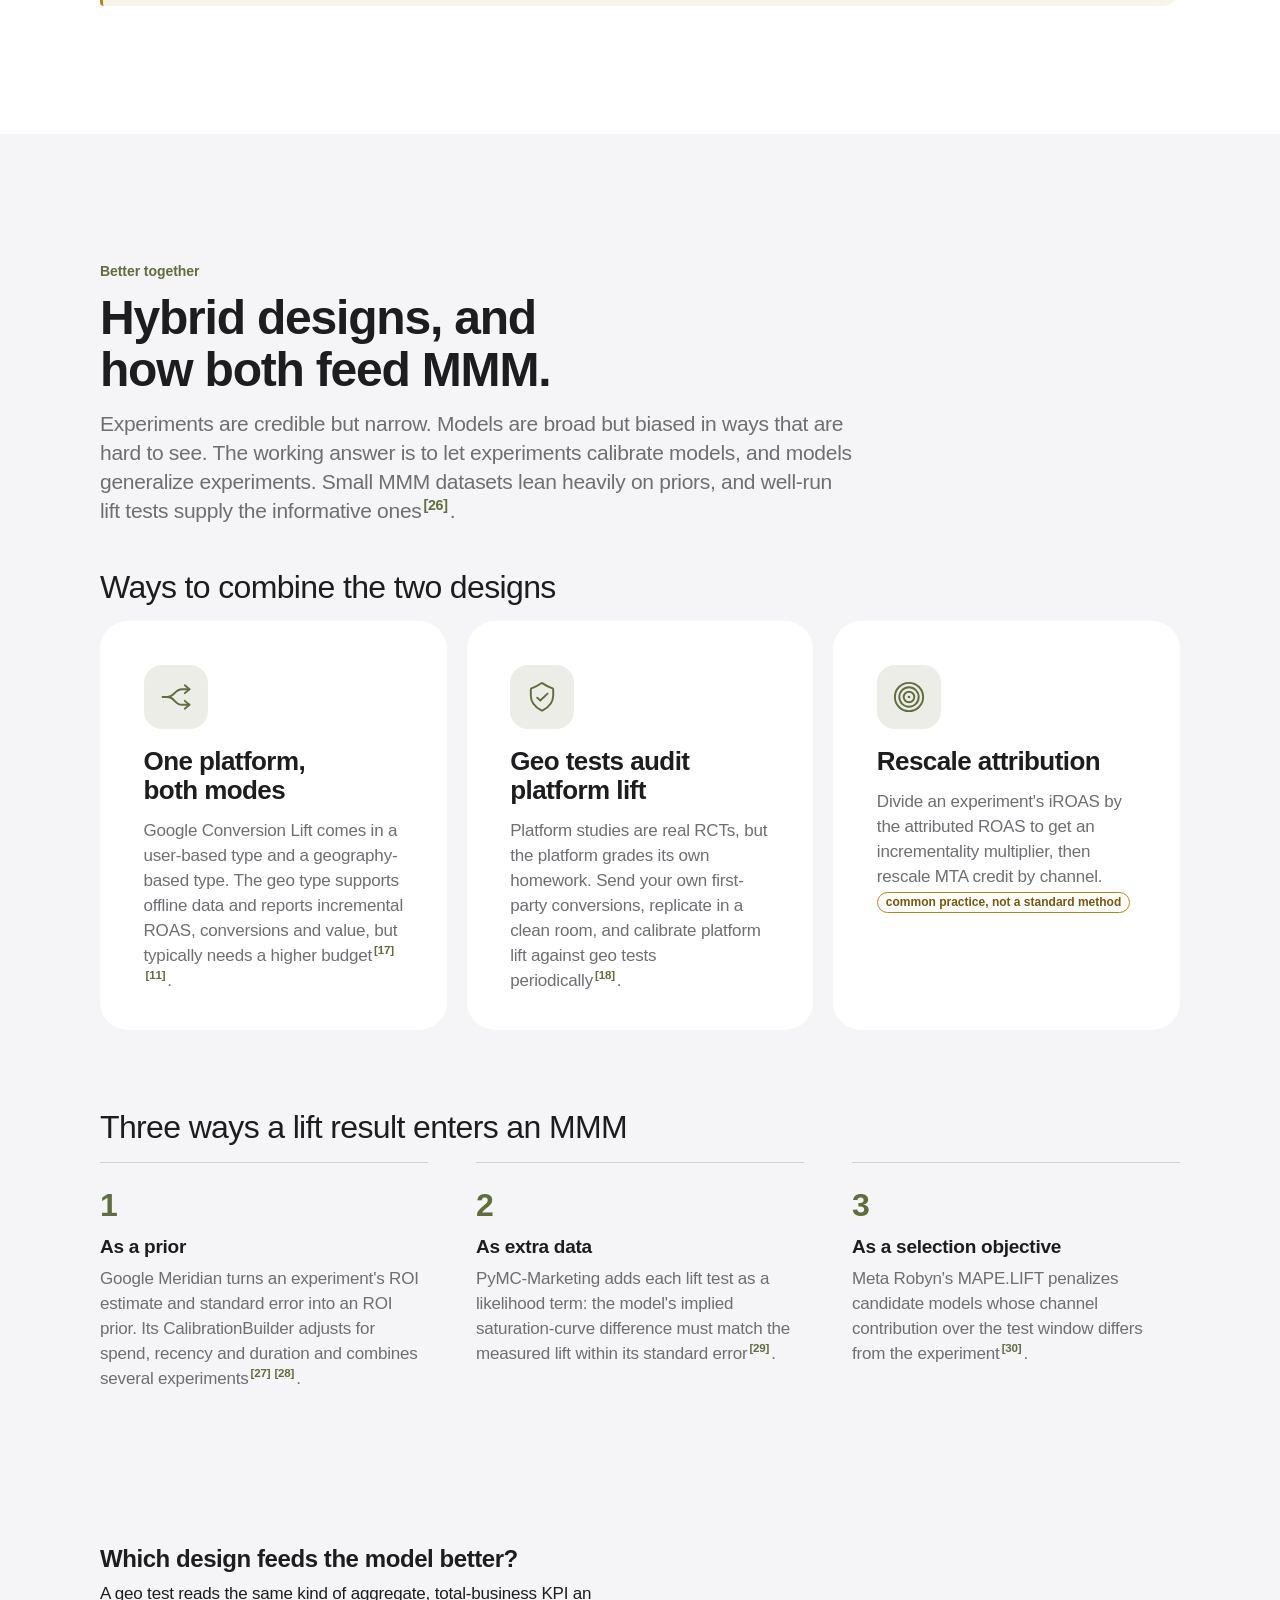
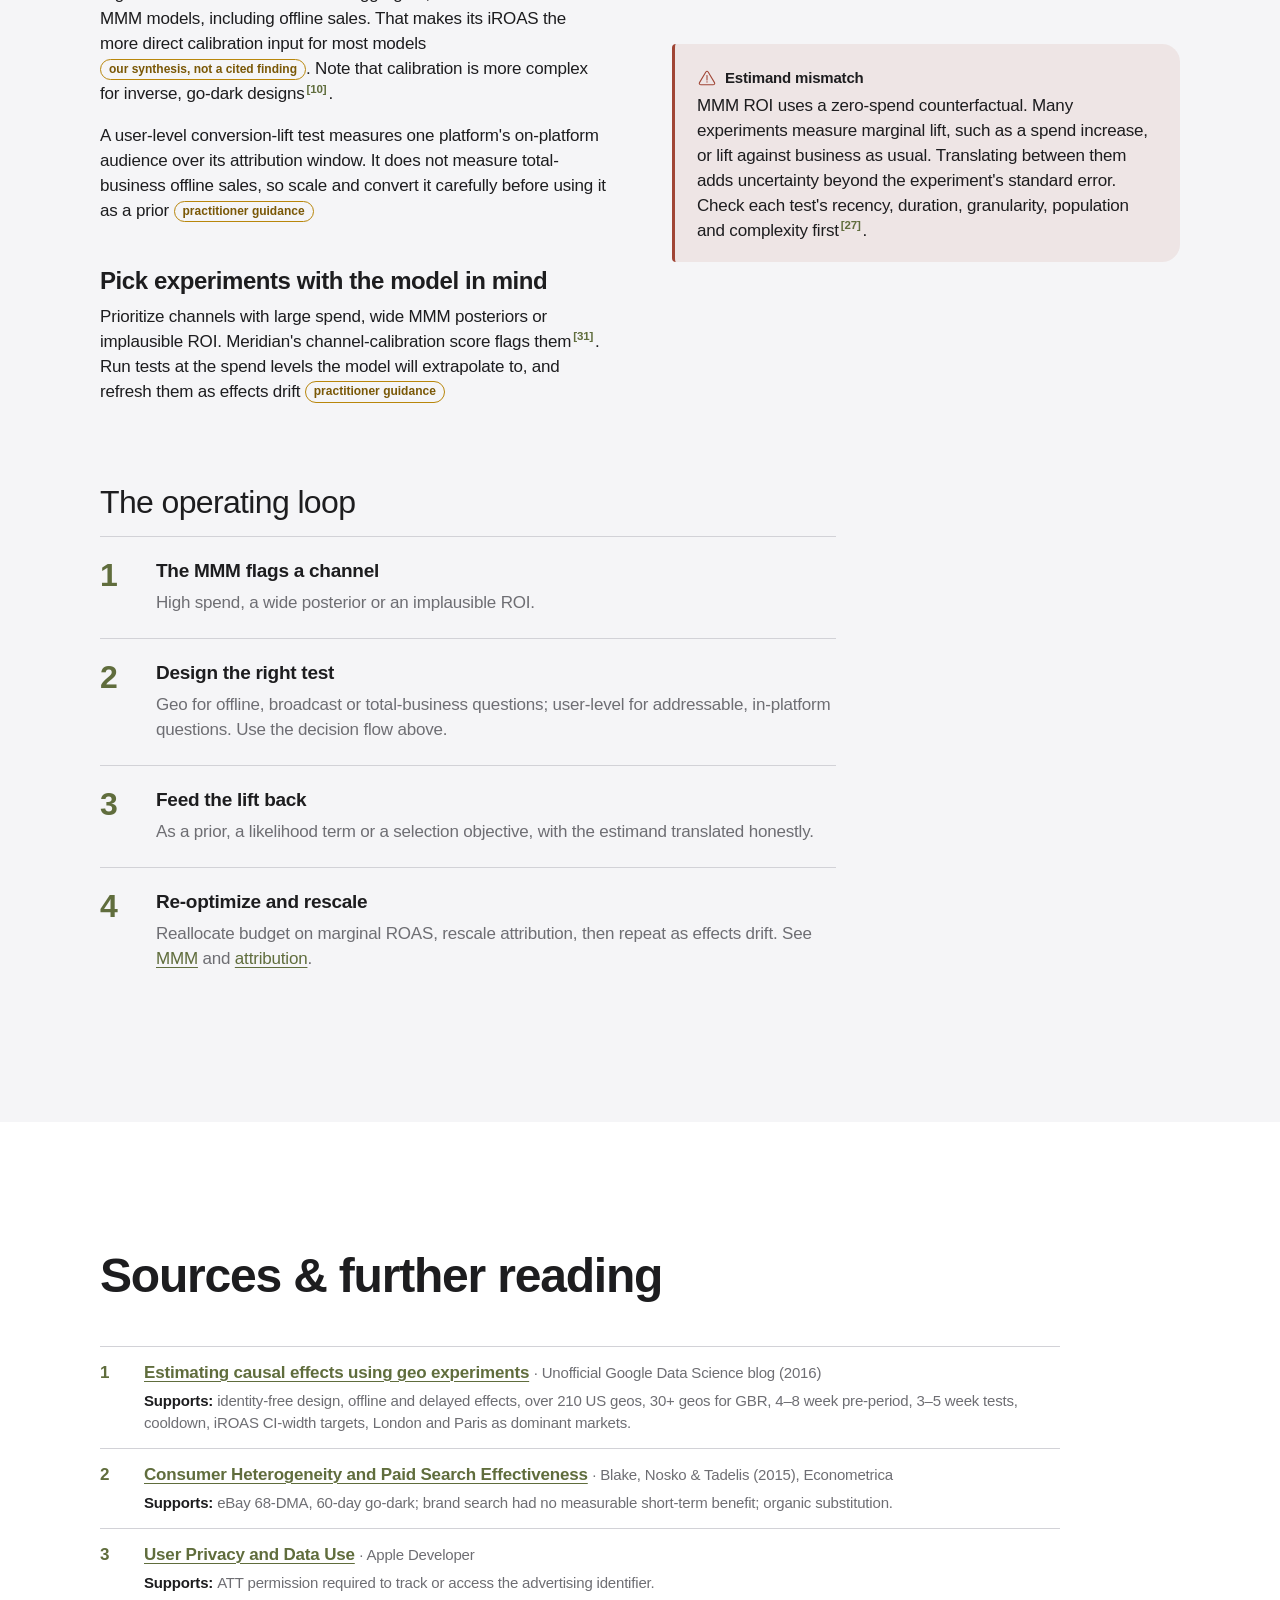
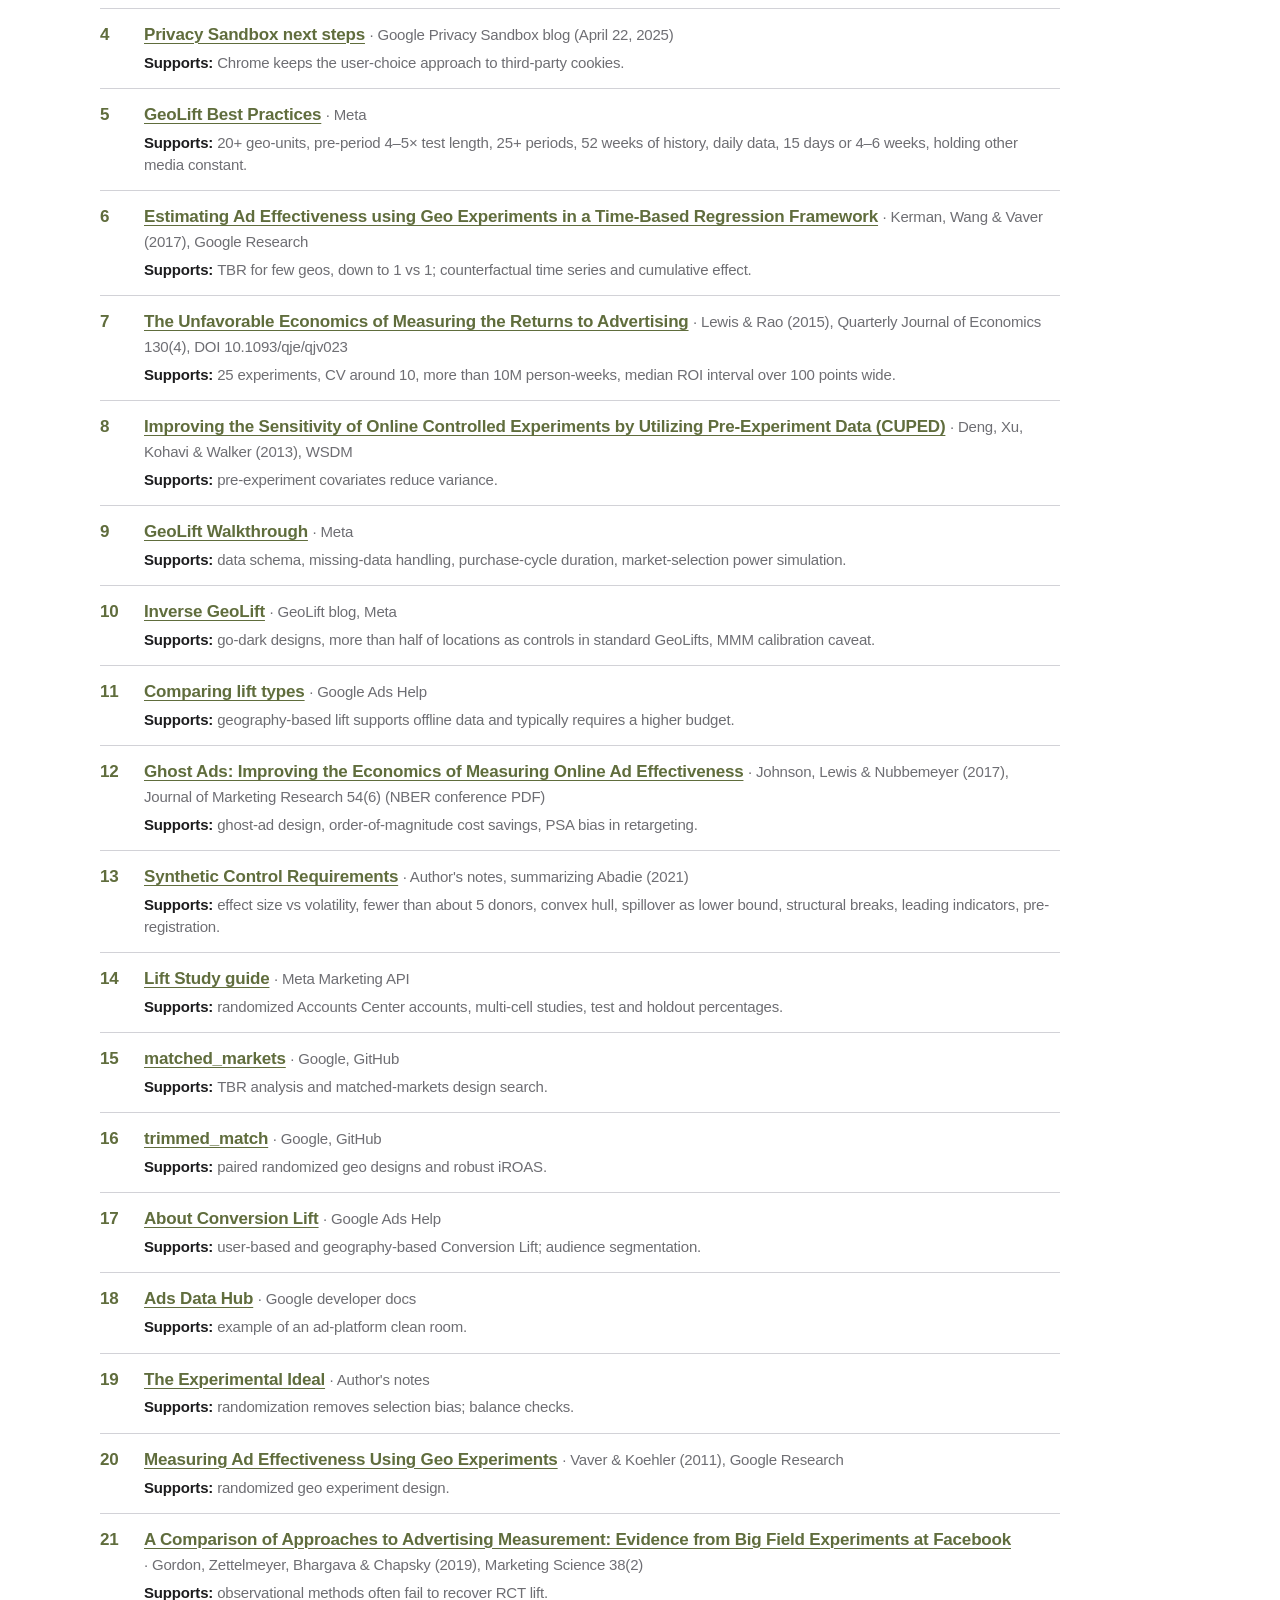
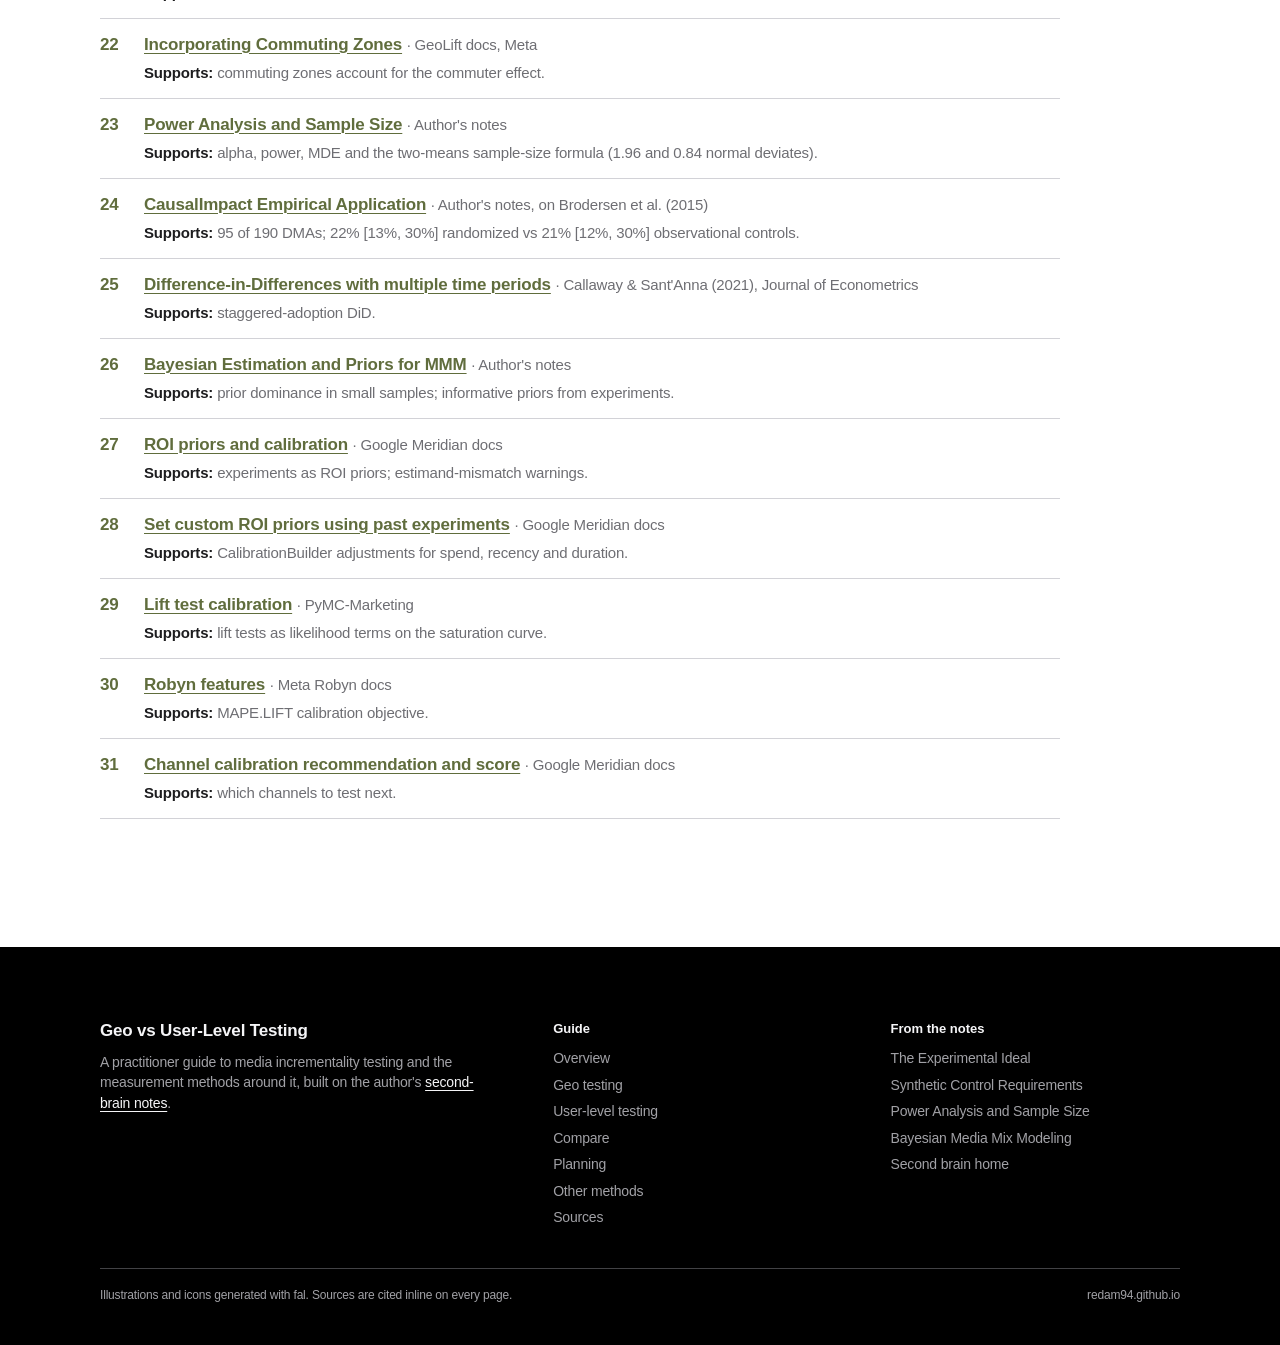
<file: compare.html>
<!doctype html>
<html lang="en" class="no-js">
<head>
  <meta charset="utf-8">
  <meta name="viewport" content="width=device-width, initial-scale=1">
  <title>Compare · Geo vs User-Level Testing</title>
  <meta name="description" content="Geo-level vs user-level incrementality tests side by side: identity, channels, sample size, cost, precision, data needs, a decision flow, and MMM calibration.">
  <meta name="theme-color" content="#000000">
  <meta name="color-scheme" content="light">
  <meta property="og:type" content="website">
  <meta property="og:site_name" content="Geo vs User-Level Testing">
  <meta property="og:title" content="Compare · Geo vs User-Level Testing">
  <meta property="og:description" content="Geo-level vs user-level incrementality tests side by side: identity, channels, sample size, cost, precision, data needs, a decision flow, and MMM calibration.">
  <meta property="og:url" content="https://redam94.github.io/geo-vs-user-level-testing/compare.html">
  <meta property="og:image" content="https://redam94.github.io/geo-vs-user-level-testing/assets/img/hero.webp">
  <meta property="og:image:alt" content="A minimal 3D map of U.S. regions, some highlighted olive as test markets, dissolving into a grid of individual dots representing people.">
  <meta name="twitter:card" content="summary_large_image">
  <link rel="icon" type="image/svg+xml" href="assets/icons/split.svg">
  <link rel="stylesheet" href="assets/css/site.css">
  <script src="assets/js/site.js"></script>
</head>
<body>
  <a class="skip-link" href="#main">Skip to content</a>

  <header class="nav">
    <div class="nav-inner">
      <a class="nav-brand" href="index.html"><span class="icon icon-split" aria-hidden="true"></span>Geo vs User Testing</a>
      <button class="nav-toggle" type="button" aria-expanded="false" aria-controls="nav-menu"><span class="nav-toggle-bars" aria-hidden="true"></span><span class="sr-only">Menu</span></button>
      <nav class="nav-menu" id="nav-menu" aria-label="Primary">
        <ul class="nav-links">
          <li><a href="index.html">Overview</a></li>
          <li><a href="geo-testing.html">Geo testing</a></li>
          <li><a href="user-level-testing.html">User-level testing</a></li>
          <li><a href="compare.html" aria-current="page">Compare</a></li>
          <li><a href="planning.html">Planning</a></li>
          <li><a href="other-methods.html">Other methods</a></li>
          <li><a href="sources.html">Sources</a></li>
        </ul>
      </nav>
    </div>
  </header>

  <main id="main">

    <section class="subhero on-dark has-bg bg-compare" aria-labelledby="page-title">
      <div class="wrap">
        <span class="icon-badge"><span class="icon icon-scale" aria-hidden="true"></span></span>
        <p class="eyebrow">Head to head</p>
        <h1 class="subhero-title" id="page-title">Same goal. Different unit.</h1>
        <p class="subhero-lede">Geo-level and user-level tests are both randomized experiments. What they randomize decides which channels they can measure, how much data they need, how precise they are, and who gets to run them. This page lines them up dimension by dimension.</p>
        <div class="meta"><span>Both: randomized</span><span>Geo: regions, no identity</span><span>User: people, identity required</span></div>
      </div>
    </section>

    <div class="toc-band on-light">
      <div class="wrap">
        <nav class="toc" data-toc aria-label="On this page"></nav>
      </div>
    </div>

    <!-- At a glance -->
    <section class="section on-light" aria-labelledby="glance">
      <div class="wrap">
        <div class="section-head">
          <p class="eyebrow">Side by side</p>
          <h2 class="headline" id="glance" data-toc-label="At a glance">Fifteen dimensions, two designs.</h2>
          <p class="lede">Read across a row to see the trade-off. Most rows come back to one fact: a country has a few hundred regions but millions of people.</p>
        </div>

        <table class="compare mt-m">
          <caption>Geo-level vs user-level incrementality tests</caption>
          <thead>
            <tr><th scope="col">Dimension</th><th scope="col">Geo-level</th><th scope="col">User-level</th></tr>
          </thead>
          <tbody>
            <tr>
              <th scope="row">Unit of randomization</th>
              <td data-label="Geo-level">A geographic unit: DMA, state, commuting zone, city or postal code.</td>
              <td data-label="User-level">An identity: logged-in account, device ID, cookie, or hashed email or phone.</td>
            </tr>
            <tr>
              <th scope="row">Identity needed</th>
              <td data-label="Geo-level"><strong>None.</strong> Works on aggregate first-party sales data<sup class="cite"><a href="#ref-1">1</a></sup>.</td>
              <td data-label="User-level"><strong>Required</strong>, and the same ID must be used for ad delivery and for joining outcomes.</td>
            </tr>
            <tr>
              <th scope="row">Channels supported</th>
              <td data-label="Geo-level">Anything you can switch on, off or up by market, including linear TV, radio, out-of-home and print, plus digital and walled gardens without a lift tool.</td>
              <td data-label="User-level">Addressable digital channels: social, programmatic display and video with ghost-ad support, CTV with logged-in IDs, email, CRM and app push. Not linear TV, radio, OOH or print.</td>
            </tr>
            <tr>
              <th scope="row">Outcomes it can read</th>
              <td data-label="Geo-level">Total-business KPIs, including offline sales, delayed conversions and organic substitution<sup class="cite"><a href="#ref-1">1</a></sup><sup class="cite"><a href="#ref-2">2</a></sup>.</td>
              <td data-label="User-level">Conversions that can be joined to the same identity: pixel, CAPI or SDK events, or hashed CRM and offline matches.</td>
            </tr>
            <tr>
              <th scope="row">Privacy resilience</th>
              <td data-label="Geo-level"><strong>High.</strong> Identity loss does not affect it, which is a structural advantage as identity erodes.</td>
              <td data-label="User-level"><strong>Eroding.</strong> Apple's ATT requires permission to track or access the advertising identifier<sup class="cite"><a href="#ref-3">3</a></sup>. Chrome kept third-party cookies under user choice<sup class="cite"><a href="#ref-4">4</a></sup>, but Safari and Firefox block them by default <span class="flag">industry reports, unverified</span>, so cookie-based randomization is unreliable.</td>
            </tr>
            <tr>
              <th scope="row">Typical units</th>
              <td data-label="Geo-level">Few. The US has just over 210 geos (DMAs)<sup class="cite"><a href="#ref-1">1</a></sup>; most countries have far fewer. GBR prefers 30 or more geos<sup class="cite"><a href="#ref-1">1</a></sup>, GeoLift 20 or more<sup class="cite"><a href="#ref-5">5</a></sup>, and TBR works down to one test region against one control<sup class="cite"><a href="#ref-6">6</a></sup>.</td>
              <td data-label="User-level">Many. Typically hundreds of thousands to tens of millions of users per arm. Lewis &amp; Rao found informative ad experiments can need more than 10 million person-weeks<sup class="cite"><a href="#ref-7">7</a></sup>.</td>
            </tr>
            <tr>
              <th scope="row">History needed</th>
              <td data-label="Geo-level">A long, stable pre-period: GeoLift asks for at least 4 to 5 times the test duration and ideally 52 weeks<sup class="cite"><a href="#ref-5">5</a></sup>.</td>
              <td data-label="User-level">None for identification. Pre-period outcomes for the same users only add precision through CUPED<sup class="cite"><a href="#ref-8">8</a></sup>.</td>
            </tr>
            <tr>
              <th scope="row">Test duration</th>
              <td data-label="Geo-level">At least one purchase cycle<sup class="cite"><a href="#ref-9">9</a></sup>. GeoLift: 15 days or more on daily data, 4 to 6 weeks on weekly<sup class="cite"><a href="#ref-5">5</a></sup>. Google GBR: typically 3 to 5 weeks, plus a cooldown<sup class="cite"><a href="#ref-1">1</a></sup>.</td>
              <td data-label="User-level">At least one purchase cycle in whole weeks. Platform lift tests typically run 2 to 6 weeks <span class="flag">practitioner convention, unverified</span></td>
            </tr>
            <tr>
              <th scope="row">Cost</th>
              <td data-label="Geo-level">Medium to high: holdout regions and media. Standard GeoLifts often need more than half of locations as controls<sup class="cite"><a href="#ref-10">10</a></sup>. Google's geography-based lift "typically requires a higher budget"<sup class="cite"><a href="#ref-11">11</a></sup>.</td>
              <td data-label="User-level">Medium: the opportunity cost of the holdout. Platform-run studies are often free. Ghost ads can measure as precisely while spending at least an order of magnitude less than PSA or ITT tests<sup class="cite"><a href="#ref-12">12</a></sup>.</td>
            </tr>
            <tr>
              <th scope="row">Precision and MDE</th>
              <td data-label="Geo-level">Few units means wide intervals<sup class="cite"><a href="#ref-1">1</a></sup>. Express precision as a target confidence-interval half-width on iROAS, such as ±1.0<sup class="cite"><a href="#ref-1">1</a></sup>.</td>
              <td data-label="User-level">Unbiased but noisy. Individual sales have a coefficient of variation around 10, and the median ROI interval across 25 large experiments was over 100 percentage points wide<sup class="cite"><a href="#ref-7">7</a></sup>.</td>
            </tr>
            <tr>
              <th scope="row">Contamination risk</th>
              <td data-label="Geo-level">Spillover across borders (commuting, broadcast signals, shipping addresses) and local shocks. Spillover into donors biases the estimate toward zero<sup class="cite"><a href="#ref-13">13</a></sup>.</td>
              <td data-label="User-level">Cross-device leakage and ITT dilution bias lift toward zero. Word of mouth and shared devices violate SUTVA.</td>
            </tr>
            <tr>
              <th scope="row">Granularity of questions</th>
              <td data-label="Geo-level">Channel on or off, or spend level, for the whole business.</td>
              <td data-label="User-level">Creative, audience, bidding and frequency, through multi-cell designs<sup class="cite"><a href="#ref-14">14</a></sup>.</td>
            </tr>
            <tr>
              <th scope="row">Who runs it</th>
              <td data-label="Geo-level">Often the advertiser or its analysts, with open-source tools such as GeoLift, matched_markets and trimmed_match<sup class="cite"><a href="#ref-9">9</a></sup><sup class="cite"><a href="#ref-15">15</a></sup><sup class="cite"><a href="#ref-16">16</a></sup>. Google also offers a geography-based Conversion Lift<sup class="cite"><a href="#ref-17">17</a></sup>.</td>
              <td data-label="User-level">Mostly the ad platform (Meta, Google), which designs the study and reports the result<sup class="cite"><a href="#ref-14">14</a></sup><sup class="cite"><a href="#ref-17">17</a></sup>. The advertiser runs owned-channel holdouts, or replicates in a clean room<sup class="cite"><a href="#ref-18">18</a></sup>.</td>
            </tr>
            <tr>
              <th scope="row">Outputs</th>
              <td data-label="Geo-level">iROAS, incremental units and lift % with intervals, plus a counterfactual time series and cumulative effect<sup class="cite"><a href="#ref-1">1</a></sup><sup class="cite"><a href="#ref-6">6</a></sup>.</td>
              <td data-label="User-level">Incremental conversions, lift % and iROAS for that platform's campaigns<sup class="cite"><a href="#ref-17">17</a></sup>. Analytically: an intent-to-treat (ITT) effect, and a treatment-on-the-treated (TOT) effect = ITT ÷ exposure rate.</td>
            </tr>
            <tr>
              <th scope="row">Causal strength</th>
              <td data-label="Geo-level">High: randomized, or synthetic-control when markets are matched.</td>
              <td data-label="User-level">Highest when randomization is respected<sup class="cite"><a href="#ref-19">19</a></sup>.</td>
            </tr>
          </tbody>
        </table>

        <div class="callout caveat mt-m">
          <p class="callout-title"><span class="icon icon-warning" aria-hidden="true"></span>How to read the table</p>
          <p>The cost, causal-strength and "who runs it" entries are a qualitative synthesis from the research notes, not benchmarks; "platform-run studies are often free" is likewise a general observation, not a quoted price. The 2 to 6 week user-level duration is a practitioner convention. The border-spillover mechanisms (TV signals crossing DMA lines, noisy IP geolocation) are practitioner knowledge, not drawn from a cited study.</p>
        </div>
      </div>
    </section>

    <!-- When to use which -->
    <section class="section on-mist" aria-labelledby="when">
      <div class="wrap">
        <div class="section-head">
          <p class="eyebrow">Fit</p>
          <h2 class="headline" id="when" data-toc-label="When to use which">When each design earns its place.</h2>
          <p class="lede">Start from the channel and the KPI, not from the tool you already have. These are the conditions where each design is the natural choice, and the signs that it is the wrong one.</p>
        </div>

        <div class="tiles mt-m">
          <article class="tile on-light reveal">
            <div class="tile-copy">
              <span class="icon-badge tile-icon"><span class="icon icon-geo-pin" aria-hidden="true"></span></span>
              <p class="eyebrow">When to use geo</p>
              <h3 class="tile-title"><a class="tile-link" href="geo-testing.html">The outcome or the channel lives offline.</a></h3>
              <p class="tile-tag">Reach for a geo test when identity is missing, the media can't be targeted to people, or you need the whole business.</p>
              <ul class="checklist mt-s">
                <li><strong>KPI observed only in aggregate or offline</strong><span class="muted">Retail, call-center or dealer sales.</span></li>
                <li><strong>Channel can't be randomized per person</strong><span class="muted">Linear TV, radio, OOH, print, or a walled garden without a lift tool.</span></li>
                <li><strong>Total-business or cross-channel effect</strong><span class="muted">Including halo and organic substitution<sup class="cite"><a href="#ref-2">2</a></sup>.</span></li>
                <li><strong>Leaky identity</strong><span class="muted">Cookie and device loss would contaminate user holdouts<sup class="cite"><a href="#ref-1">1</a></sup>.</span></li>
                <li><strong>MMM calibration</strong><span class="muted">Experimental iROAS on the same aggregate KPI the model uses.</span></li>
              </ul>
              <p class="tile-desc"><strong>Switch designs when</strong> the expected effect is small relative to geo-level noise and the test is short<sup class="cite"><a href="#ref-13">13</a></sup>; too few comparable, uncontaminated geos exist (permutation inference is not meaningful with fewer than about 5 donors)<sup class="cite"><a href="#ref-13">13</a></sup>; the treated market looks like no combination of others, as with markets like London or Paris that dominate a country<sup class="cite"><a href="#ref-1">1</a></sup>; or clean user-level randomization is available, which is usually far more powerful per dollar because there are many more units.</p>
              <div class="actions"><span class="link" aria-hidden="true">Geo testing in depth</span></div>
            </div>
          </article>

          <article class="tile on-light reveal">
            <div class="tile-copy">
              <span class="icon-badge tile-icon"><span class="icon icon-user" aria-hidden="true"></span></span>
              <p class="eyebrow">When to use user-level</p>
              <h3 class="tile-title"><a class="tile-link" href="user-level-testing.html">The platform can see and split people.</a></h3>
              <p class="tile-tag">Reach for a user-level test when exposure and outcomes both attach to a stable identity, and the question is inside one platform.</p>
              <ul class="checklist mt-s">
                <li><strong>Exposure controlled per identity</strong><span class="muted">Social, programmatic with ghost ads, logged-in CTV, email, CRM, push.</span></li>
                <li><strong>Outcomes join to the same ID</strong><span class="muted">Pixel, CAPI, SDK, or hashed CRM and offline matches.</span></li>
                <li><strong>Creative, audience, bidding or frequency</strong><span class="muted">Multi-cell designs separate variants that geo tests rarely can.</span></li>
                <li><strong>Large audiences, results in weeks</strong><span class="muted">Millions of reachable users.</span></li>
                <li><strong>Lower-funnel, high-frequency conversions</strong><span class="muted">Where the effect-to-noise ratio is most favorable.</span></li>
              </ul>
              <p class="tile-desc"><strong>Switch designs when</strong> identity coverage is poor (heavy iOS opt-out, logged-out audiences), audiences or conversion volumes are small, the question is cross-channel, or you need a read that does not come from the seller of the media.</p>
              <div class="actions"><span class="link" aria-hidden="true">User-level testing in depth</span></div>
            </div>
          </article>
        </div>
      </div>
    </section>

    <!-- Pros and cons -->
    <section class="section on-light" aria-labelledby="pros-cons">
      <div class="wrap">
        <div class="section-head">
          <p class="eyebrow">Trade-offs</p>
          <h2 class="headline" id="pros-cons">Strengths and weaknesses.</h2>
          <p class="lede">Each design's weakness is roughly the other's strength. That is why mature measurement programs run both.</p>
        </div>

        <div class="proscons mt-m">
          <div class="proscons-col">
            <h3><span class="icon icon-sm icon-geo-pin" aria-hidden="true"></span>Geo-level testing</h3>
            <p class="eyebrow mt-s">Strengths</p>
            <ul class="list-pro">
              <li>Privacy-durable and identity-free. Works on first-party sales data<sup class="cite"><a href="#ref-1">1</a></sup>.</li>
              <li>Captures offline sales, delayed conversions and cross-channel effects<sup class="cite"><a href="#ref-1">1</a></sup>.</li>
              <li>Works for media that can't be targeted to individuals.</li>
              <li>True randomization is possible with enough geos<sup class="cite"><a href="#ref-20">20</a></sup>, and even matched-market synthetic-control designs can be pre-registered<sup class="cite"><a href="#ref-13">13</a></sup>.</li>
              <li>Results come as iROAS and incremental units that finance and MMM teams can use.</li>
            </ul>
            <p class="eyebrow mt-m">Weaknesses</p>
            <ul class="list-con">
              <li>Few units, so low power: just over 210 US geos and far fewer regions in most countries<sup class="cite"><a href="#ref-1">1</a></sup>, which means wide intervals.</li>
              <li>Opportunity cost. Go-dark tests forgo revenue, and standard GeoLifts often need more than half of locations as controls<sup class="cite"><a href="#ref-10">10</a></sup>.</li>
              <li>Spillover across borders, and noisy IP-based geo-targeting in digital platforms <span class="flag">practitioner heuristic</span></li>
              <li>Local shocks such as weather, competitor promotions or store openings can swamp the signal<sup class="cite"><a href="#ref-13">13</a></sup>.</li>
              <li>Average effects for the treated geos. Carrying them to other markets or spend levels is an assumption.</li>
            </ul>
          </div>
          <div class="proscons-col">
            <h3><span class="icon icon-sm icon-user" aria-hidden="true"></span>User-level testing</h3>
            <p class="eyebrow mt-s">Strengths</p>
            <ul class="list-pro">
              <li>Unbiased by design when randomization is respected<sup class="cite"><a href="#ref-19">19</a></sup><sup class="cite"><a href="#ref-21">21</a></sup>.</li>
              <li>Fine-grained: creative, audience, frequency and bidding comparisons through multi-cell designs<sup class="cite"><a href="#ref-14">14</a></sup>.</li>
              <li>Fast to set up on major platforms, with no long geo histories.</li>
              <li>CUPED and ghost ads can sharply improve precision per dollar<sup class="cite"><a href="#ref-12">12</a></sup><sup class="cite"><a href="#ref-8">8</a></sup>.</li>
              <li>Results can be segmented by audience attributes<sup class="cite"><a href="#ref-17">17</a></sup>.</li>
            </ul>
            <p class="eyebrow mt-m">Weaknesses</p>
            <ul class="list-con">
              <li>Requires addressable identity, which ATT and browser cookie blocking are eroding<sup class="cite"><a href="#ref-3">3</a></sup><sup class="cite"><a href="#ref-4">4</a></sup>.</li>
              <li>Noisy: small true effects need huge samples, and wide ROI intervals are the norm<sup class="cite"><a href="#ref-7">7</a></sup>.</li>
              <li>ITT dilution and cross-device contamination bias lift toward zero.</li>
              <li>Walled gardens measure themselves, with limited outcome coverage and opaque methods.</li>
              <li>Can't measure offline-only channels or total cross-channel effects, and spillovers violate SUTVA.</li>
            </ul>
          </div>
        </div>
      </div>
    </section>

    <section class="statement on-dark has-bg bg-statement" aria-label="Key idea">
      <div class="wrap">
        <figure>
          <blockquote>Geo tests trade units for coverage. User tests trade coverage for units.</blockquote>
          <figcaption>The single trade-off behind most rows of the comparison table.</figcaption>
        </figure>
      </div>
    </section>

    <!-- Data requirements -->
    <section class="section on-mist" aria-labelledby="data">
      <div class="wrap">
        <div class="split">
          <div>
            <div class="section-head">
              <p class="eyebrow">Inputs</p>
              <h2 class="headline" id="data" data-toc-label="Data requirements">What each test needs from your data.</h2>
              <p class="lede">A geo test needs history. A user test needs identity. Check which one you actually have before you design anything.</p>
            </div>
            <div class="prose mt-s">
              <p>Geo tests identify the effect by comparing regions over time, so they depend on a long, clean pre-period and complete location-by-date data. User tests identify the effect through randomization alone, so history is optional, but every unit must be traceable from ad delivery to conversion.</p>
            </div>
          </div>
          <figure class="figure">
            <div class="figure-media">
              <img src="assets/img/data.webp" width="1000" height="671" loading="lazy" alt="Stacked rounded blocks and table-like slabs arranged as a tidy data store, with a few blocks in olive tones.">
            </div>
            <figcaption>Same goal, different raw material: location-by-date panels for geo tests, identity-joined event logs for user tests.</figcaption>
          </figure>
        </div>

        <table class="compare mt-l">
          <caption>Data requirements by design</caption>
          <thead>
            <tr><th scope="col">Requirement</th><th scope="col">Geo-level</th><th scope="col">User-level</th></tr>
          </thead>
          <tbody>
            <tr>
              <th scope="row">Minimum schema</th>
              <td data-label="Geo-level">Location, date (yyyy-mm-dd) and KPI. Covariates are optional<sup class="cite"><a href="#ref-9">9</a></sup>.</td>
              <td data-label="User-level">Assignment flag, exposure logs and timestamped conversion events per user, ideally with impression-level logs to compute exposure rate and frequency.</td>
            </tr>
            <tr>
              <th scope="row">Unit and identity</th>
              <td data-label="Geo-level">DMA, state, commuting zone or postal code. Coarser units reduce spillover but leave fewer units<sup class="cite"><a href="#ref-1">1</a></sup><sup class="cite"><a href="#ref-22">22</a></sup>.</td>
              <td data-label="User-level">A stable ID used for delivery and for joining outcomes. Cross-device users need a person-level graph or test and control leak.</td>
            </tr>
            <tr>
              <th scope="row">Time granularity</th>
              <td data-label="Geo-level">Daily preferred over weekly<sup class="cite"><a href="#ref-5">5</a></sup>.</td>
              <td data-label="User-level">Event-level timestamps, with a conversion window fixed before launch.</td>
            </tr>
            <tr>
              <th scope="row">Number of units</th>
              <td data-label="Geo-level">GBR: 30 or more. GeoLift: 20 or more. TBR: down to 1 vs 1<sup class="cite"><a href="#ref-1">1</a></sup><sup class="cite"><a href="#ref-5">5</a></sup><sup class="cite"><a href="#ref-6">6</a></sup>.</td>
              <td data-label="User-level">Typically hundreds of thousands to tens of millions per arm, in line with Lewis &amp; Rao's noise findings<sup class="cite"><a href="#ref-7">7</a></sup>. Compute it from your own baseline rate and variance<sup class="cite"><a href="#ref-23">23</a></sup>.</td>
            </tr>
            <tr>
              <th scope="row">Pre-period</th>
              <td data-label="Geo-level">GeoLift: at least 4 to 5 times the test duration, 25 or more pre-treatment periods, ideally 52 weeks<sup class="cite"><a href="#ref-5">5</a></sup>. Google GBR examples: typically 4 to 8 weeks<sup class="cite"><a href="#ref-1">1</a></sup>. No structural breaks<sup class="cite"><a href="#ref-13">13</a></sup>.</td>
              <td data-label="User-level">Not needed for identification. 1 to 4 weeks of per-user history powers CUPED <span class="flag">rule of thumb, unverified</span></td>
            </tr>
            <tr>
              <th scope="row">KPI</th>
              <td data-label="Geo-level">The business outcome closest to the decision (sales, new customers). Leading indicators can stand in when the post-period is short<sup class="cite"><a href="#ref-13">13</a></sup>, but validate any proxy against the real KPI.</td>
              <td data-label="User-level">Pixel, CAPI or SDK conversions, or matched CRM and POS. Revenue is noisier than conversion counts, so consider capping it.</td>
            </tr>
            <tr>
              <th scope="row">Spend and exposure</th>
              <td data-label="Geo-level">Planned and actual spend per geo per period, for iROAS and heavy-up or go-dark contrasts<sup class="cite"><a href="#ref-1">1</a></sup>.</td>
              <td data-label="User-level">Exposure rate in the test group. Under one-sided noncompliance (control users cannot be exposed), ITT = TOT × exposure rate: if 20% of the test group sees the ad, the ITT effect is one fifth of the TOT. Report both, and never compute TOT by comparing exposed test users with all control users.</td>
            </tr>
            <tr>
              <th scope="row">Hygiene</th>
              <td data-label="Geo-level">No missing location-dates (GeoLift drops them)<sup class="cite"><a href="#ref-9">9</a></sup>, and a log of concurrent local campaigns, pricing and distribution changes<sup class="cite"><a href="#ref-5">5</a></sup>.</td>
              <td data-label="User-level">Sample-ratio-mismatch check on assignment counts and balance on pre-period covariates<sup class="cite"><a href="#ref-19">19</a></sup>.</td>
            </tr>
            <tr>
              <th scope="row">Access</th>
              <td data-label="Geo-level">Your own first-party sales data<sup class="cite"><a href="#ref-1">1</a></sup>.</td>
              <td data-label="User-level">Platform studies return aggregates only. Independent analysis needs a clean room such as Ads Data Hub<sup class="cite"><a href="#ref-18">18</a></sup>.</td>
            </tr>
          </tbody>
        </table>
      </div>
    </section>

    <!-- Decision flow -->
    <section class="section on-light" aria-labelledby="decide">
      <div class="wrap">
        <div class="section-head">
          <p class="eyebrow">Decision flow</p>
          <h2 class="headline" id="decide" data-toc-label="Decision flow">Seven questions, in order.</h2>
          <p class="lede">Work down the list and stop at the first answer that settles it. Each step only applies if the earlier ones did not.</p>
        </div>

        <ol class="decision mt-m">
          <li>
            <p class="decision-q">1. Is the KPI only observed offline or in aggregate, with no way to join it to an identity?</p>
            <p class="decision-a"><strong>Yes: geo test.</strong> It needs no identity and runs on first-party sales data<sup class="cite"><a href="#ref-1">1</a></sup>. No: go to 2.</p>
          </li>
          <li>
            <p class="decision-q">2. Can the channel be delivered and withheld person by person?</p>
            <p class="decision-a"><strong>No: geo test.</strong> Linear TV, radio, OOH and print change by market, not by user. Yes: go to 3.</p>
          </li>
          <li>
            <p class="decision-q">3. Do you need total-business or cross-channel incrementality, including substitution?</p>
            <p class="decision-a"><strong>Yes: geo test.</strong> eBay's 68-DMA, 60-day go-dark showed brand search ads had no measurable short-term benefit because traffic moved to organic search<sup class="cite"><a href="#ref-2">2</a></sup>. No: go to 4.</p>
          </li>
          <li>
            <p class="decision-q">4. Does the platform randomize stable, logged-in identities, with conversions joined back and good coverage?</p>
            <p class="decision-a"><strong>Yes: user-level test</strong>, such as platform conversion lift or ghost ads<sup class="cite"><a href="#ref-14">14</a></sup><sup class="cite"><a href="#ref-12">12</a></sup>. No (heavy opt-out, cookie-only IDs): prefer a geo test. Cross-device leakage biases cookie-level lift toward zero, so treat it as a lower bound, and remember that opted-out users leave a non-random slice that may not generalize.</p>
          </li>
          <li>
            <p class="decision-q">5. Is the question inside one platform: creative, audience, bidding or frequency?</p>
            <p class="decision-a"><strong>Yes: user-level multi-cell test.</strong> Geo tests rarely have the power to separate variants. No: either design can work; compare power and cost.</p>
          </li>
          <li>
            <p class="decision-q">6. Can the design detect the effect you care about?</p>
            <p class="decision-a"><strong>Simulate before you commit.</strong> Geo: market-selection power simulations on history<sup class="cite"><a href="#ref-9">9</a></sup>. User: N per group = 2(z<sub>1−α/2</sub> + z<sub>1−β</sub>)² σ² / d², so at α = 0.05 and 80% power, (1.96 + 0.84)² ≈ 7.84 and N ≈ 15.7 σ² / d²<sup class="cite"><a href="#ref-23">23</a></sup>. Set d from break-even economics (the lift that makes iROAS = 1), then power the diluted ITT effect: expected TOT lift × expected exposure rate. If neither design is powered, change the KPI, spend contrast or duration.</p>
          </li>
          <li>
            <p class="decision-q">7. Is randomization impossible, for example one market or an intervention that already happened?</p>
            <p class="decision-a"><strong>Quasi-experiment:</strong> TBR, synthetic control or CausalImpact, with placebo checks<sup class="cite"><a href="#ref-6">6</a></sup><sup class="cite"><a href="#ref-24">24</a></sup>. Treat it as weaker than a randomized test.</p>
          </li>
        </ol>

        <div class="mt-l">
          <details class="accordion">
            <summary>Chose geo? Pick the design</summary>
            <div class="accordion-body">
              <ul class="checklist">
                <li><strong>30 or more geos and you can randomize</strong><span class="muted">Stratified randomized geo experiment with GBR, or a paired design with Trimmed Match<sup class="cite"><a href="#ref-1">1</a></sup><sup class="cite"><a href="#ref-16">16</a></sup>.</span></li>
                <li><strong>Few geos or one market</strong><span class="muted">TBR or synthetic control, with algorithmic matched-market design<sup class="cite"><a href="#ref-6">6</a></sup><sup class="cite"><a href="#ref-15">15</a></sup>.</span></li>
                <li><strong>Ongoing channel, minimal revenue risk</strong><span class="muted">Inverse GeoLift or a go-dark holdout<sup class="cite"><a href="#ref-10">10</a></sup>.</span></li>
                <li><strong>Phased rollout</strong><span class="muted">Callaway–Sant'Anna staggered DiD, not plain two-way fixed effects<sup class="cite"><a href="#ref-25">25</a></sup>.</span></li>
              </ul>
              <p class="mt-s"><a class="link" href="geo-testing.html">Full geo design guide</a></p>
            </div>
          </details>
          <details class="accordion">
            <summary>Chose user-level? Pick the design</summary>
            <div class="accordion-body">
              <ul class="checklist">
                <li><strong>Intent-to-treat holdout</strong><span class="muted">Simple and randomization-protected, but diluted when few test users see the ad.</span></li>
                <li><strong>Ghost ads</strong><span class="muted">Measures the would-be-exposed with no placebo cost, if the platform supports it<sup class="cite"><a href="#ref-12">12</a></sup>.</span></li>
                <li><strong>Platform conversion lift</strong><span class="muted">Meta or Google randomize accounts into test and holdout cells<sup class="cite"><a href="#ref-14">14</a></sup><sup class="cite"><a href="#ref-17">17</a></sup>.</span></li>
                <li><strong>Owned-channel holdout</strong><span class="muted">Email, CRM, push or app: you randomize your own customer file.</span></li>
                <li><strong>Avoid PSA designs for optimized delivery</strong><span class="muted">The algorithm serves placebo and brand ads to different people; for retargeting this is "severely biased"<sup class="cite"><a href="#ref-12">12</a></sup>.</span></li>
              </ul>
              <p class="mt-s"><a class="link" href="user-level-testing.html">Full user-level design guide</a></p>
            </div>
          </details>
        </div>

        <div class="callout caveat mt-m">
          <p class="callout-title"><span class="icon icon-warning" aria-hidden="true"></span>About the quasi-experiment step</p>
          <p>In the CausalImpact paper's geo example, observational controls gave 21% [12%, 30%] lift against 22% [13%, 30%] with randomized controls<sup class="cite"><a href="#ref-24">24</a></sup>. That agreement is one case study. It does not guarantee observational controls will work in general.</p>
        </div>
      </div>
    </section>

    <!-- Hybrid and MMM -->
    <section class="section on-mist" aria-labelledby="hybrid">
      <div class="wrap">
        <div class="section-head">
          <p class="eyebrow">Better together</p>
          <h2 class="headline" id="hybrid" data-toc-label="Hybrids and MMM">Hybrid designs, and how both feed MMM.</h2>
          <p class="lede">Experiments are credible but narrow. Models are broad but biased in ways that are hard to see. The working answer is to let experiments calibrate models, and models generalize experiments. Small MMM datasets lean heavily on priors, and well-run lift tests supply the informative ones<sup class="cite"><a href="#ref-26">26</a></sup>.</p>
        </div>

        <p class="subhead mt-m">Ways to combine the two designs</p>
        <div class="tiles tiles-3 mt-s">
          <article class="tile on-light">
            <div class="tile-copy">
              <span class="icon-badge tile-icon"><span class="icon icon-split" aria-hidden="true"></span></span>
              <h3 class="tile-title">One platform, both modes</h3>
              <p class="tile-desc">Google Conversion Lift comes in a user-based type and a geography-based type. The geo type supports offline data and reports incremental ROAS, conversions and value, but typically needs a higher budget<sup class="cite"><a href="#ref-17">17</a></sup><sup class="cite"><a href="#ref-11">11</a></sup>.</p>
            </div>
          </article>
          <article class="tile on-light">
            <div class="tile-copy">
              <span class="icon-badge tile-icon"><span class="icon icon-shield" aria-hidden="true"></span></span>
              <h3 class="tile-title">Geo tests audit platform lift</h3>
              <p class="tile-desc">Platform studies are real RCTs, but the platform grades its own homework. Send your own first-party conversions, replicate in a clean room, and calibrate platform lift against geo tests periodically<sup class="cite"><a href="#ref-18">18</a></sup>.</p>
            </div>
          </article>
          <article class="tile on-light">
            <div class="tile-copy">
              <span class="icon-badge tile-icon"><span class="icon icon-target" aria-hidden="true"></span></span>
              <h3 class="tile-title">Rescale attribution</h3>
              <p class="tile-desc">Divide an experiment's iROAS by the attributed ROAS to get an incrementality multiplier, then rescale MTA credit by channel. <span class="flag">common practice, not a standard method</span></p>
            </div>
          </article>
        </div>

        <p class="subhead mt-l">Three ways a lift result enters an MMM</p>
        <ol class="steps mt-s">
          <li>
            <h3>As a prior</h3>
            <p>Google Meridian turns an experiment's ROI estimate and standard error into an ROI prior. Its CalibrationBuilder adjusts for spend, recency and duration and combines several experiments<sup class="cite"><a href="#ref-27">27</a></sup><sup class="cite"><a href="#ref-28">28</a></sup>.</p>
          </li>
          <li>
            <h3>As extra data</h3>
            <p>PyMC-Marketing adds each lift test as a likelihood term: the model's implied saturation-curve difference must match the measured lift within its standard error<sup class="cite"><a href="#ref-29">29</a></sup>.</p>
          </li>
          <li>
            <h3>As a selection objective</h3>
            <p>Meta Robyn's MAPE.LIFT penalizes candidate models whose channel contribution over the test window differs from the experiment<sup class="cite"><a href="#ref-30">30</a></sup>.</p>
          </li>
        </ol>

        <div class="split mt-l">
          <div class="prose">
            <h3>Which design feeds the model better?</h3>
            <p>A geo test reads the same kind of aggregate, total-business KPI an MMM models, including offline sales. That makes its iROAS the more direct calibration input for most models <span class="flag">our synthesis, not a cited finding</span>. Note that calibration is more complex for inverse, go-dark designs<sup class="cite"><a href="#ref-10">10</a></sup>.</p>
            <p>A user-level conversion-lift test measures one platform's on-platform audience over its attribution window. It does not measure total-business offline sales, so scale and convert it carefully before using it as a prior <span class="flag">practitioner guidance</span></p>
            <h3>Pick experiments with the model in mind</h3>
            <p>Prioritize channels with large spend, wide MMM posteriors or implausible ROI. Meridian's channel-calibration score flags them<sup class="cite"><a href="#ref-31">31</a></sup>. Run tests at the spend levels the model will extrapolate to, and refresh them as effects drift <span class="flag">practitioner guidance</span></p>
          </div>
          <div>
            <div class="callout danger">
              <p class="callout-title"><span class="icon icon-warning" aria-hidden="true"></span>Estimand mismatch</p>
              <p>MMM ROI uses a zero-spend counterfactual. Many experiments measure marginal lift, such as a spend increase, or lift against business as usual. Translating between them adds uncertainty beyond the experiment's standard error. Check each test's recency, duration, granularity, population and complexity first<sup class="cite"><a href="#ref-27">27</a></sup>.</p>
            </div>
          </div>
        </div>

        <p class="subhead mt-l">The operating loop</p>
        <ol class="steps steps-vertical mt-s">
          <li><h3>The MMM flags a channel</h3><p>High spend, a wide posterior or an implausible ROI.</p></li>
          <li><h3>Design the right test</h3><p>Geo for offline, broadcast or total-business questions; user-level for addressable, in-platform questions. Use the decision flow above.</p></li>
          <li><h3>Feed the lift back</h3><p>As a prior, a likelihood term or a selection objective, with the estimand translated honestly.</p></li>
          <li><h3>Re-optimize and rescale</h3><p>Reallocate budget on marginal ROAS, rescale attribution, then repeat as effects drift. See <a href="other-methods.html#mmm">MMM</a> and <a href="other-methods.html#mta">attribution</a>.</p></li>
        </ol>
      </div>
    </section>

    <section class="section on-light" aria-labelledby="sources">
      <div class="wrap">
        <div class="section-head">
          <h2 class="headline" id="sources">Sources &amp; further reading</h2>
        </div>
        <ol class="refs mt-m">
          <li id="ref-1"><a class="ref-title" href="https://www.unofficialgoogledatascience.com/2016/06/estimating-causal-effects-using-geo.html">Estimating causal effects using geo experiments</a> <span class="ref-meta">Unofficial Google Data Science blog (2016)</span><span class="ref-supports">identity-free design, offline and delayed effects, over 210 US geos, 30+ geos for GBR, 4–8 week pre-period, 3–5 week tests, cooldown, iROAS CI-width targets, London and Paris as dominant markets.</span></li>
          <li id="ref-2"><a class="ref-title" href="https://doi.org/10.3982/ECTA12423">Consumer Heterogeneity and Paid Search Effectiveness</a> <span class="ref-meta">Blake, Nosko &amp; Tadelis (2015), Econometrica</span><span class="ref-supports">eBay 68-DMA, 60-day go-dark; brand search had no measurable short-term benefit; organic substitution.</span></li>
          <li id="ref-3"><a class="ref-title" href="https://developer.apple.com/app-store/user-privacy-and-data-use/">User Privacy and Data Use</a> <span class="ref-meta">Apple Developer</span><span class="ref-supports">ATT permission required to track or access the advertising identifier.</span></li>
          <li id="ref-4"><a class="ref-title" href="https://privacysandbox.google.com/blog/privacy-sandbox-next-steps">Privacy Sandbox next steps</a> <span class="ref-meta">Google Privacy Sandbox blog (April 22, 2025)</span><span class="ref-supports">Chrome keeps the user-choice approach to third-party cookies.</span></li>
          <li id="ref-5"><a class="ref-title" href="https://facebookincubator.github.io/GeoLift/docs/Best%20Practices/BestPractices">GeoLift Best Practices</a> <span class="ref-meta">Meta</span><span class="ref-supports">20+ geo-units, pre-period 4–5× test length, 25+ periods, 52 weeks of history, daily data, 15 days or 4–6 weeks, holding other media constant.</span></li>
          <li id="ref-6"><a class="ref-title" href="https://research.google/pubs/estimating-ad-effectiveness-using-geo-experiments-in-a-time-based-regression-framework/">Estimating Ad Effectiveness using Geo Experiments in a Time-Based Regression Framework</a> <span class="ref-meta">Kerman, Wang &amp; Vaver (2017), Google Research</span><span class="ref-supports">TBR for few geos, down to 1 vs 1; counterfactual time series and cumulative effect.</span></li>
          <li id="ref-7"><a class="ref-title" href="https://econpapers.repec.org/RePEc:oup:qjecon:v:130:y:2015:i:4:p:1941-1973">The Unfavorable Economics of Measuring the Returns to Advertising</a> <span class="ref-meta">Lewis &amp; Rao (2015), Quarterly Journal of Economics 130(4), DOI 10.1093/qje/qjv023</span><span class="ref-supports">25 experiments, CV around 10, more than 10M person-weeks, median ROI interval over 100 points wide.</span></li>
          <li id="ref-8"><a class="ref-title" href="https://exp-platform.com/cuped/">Improving the Sensitivity of Online Controlled Experiments by Utilizing Pre-Experiment Data (CUPED)</a> <span class="ref-meta">Deng, Xu, Kohavi &amp; Walker (2013), WSDM</span><span class="ref-supports">pre-experiment covariates reduce variance.</span></li>
          <li id="ref-9"><a class="ref-title" href="https://facebookincubator.github.io/GeoLift/docs/GettingStarted/Walkthrough">GeoLift Walkthrough</a> <span class="ref-meta">Meta</span><span class="ref-supports">data schema, missing-data handling, purchase-cycle duration, market-selection power simulation.</span></li>
          <li id="ref-10"><a class="ref-title" href="https://facebookincubator.github.io/GeoLift/blog/inverse-geolift">Inverse GeoLift</a> <span class="ref-meta">GeoLift blog, Meta</span><span class="ref-supports">go-dark designs, more than half of locations as controls in standard GeoLifts, MMM calibration caveat.</span></li>
          <li id="ref-11"><a class="ref-title" href="https://support.google.com/google-ads/answer/14097991">Comparing lift types</a> <span class="ref-meta">Google Ads Help</span><span class="ref-supports">geography-based lift supports offline data and typically requires a higher budget.</span></li>
          <li id="ref-12"><a class="ref-title" href="https://conference.nber.org/conf_papers/f84173.pdf">Ghost Ads: Improving the Economics of Measuring Online Ad Effectiveness</a> <span class="ref-meta">Johnson, Lewis &amp; Nubbemeyer (2017), Journal of Marketing Research 54(6) (NBER conference PDF)</span><span class="ref-supports">ghost-ad design, order-of-magnitude cost savings, PSA bias in retargeting.</span></li>
          <li id="ref-13"><a class="ref-title" href="https://redam94.github.io/second-brain/Research/Econometrics/Identification-Strategies/Synthetic-Control-Requirements">Synthetic Control Requirements</a> <span class="ref-meta">Author's notes, summarizing Abadie (2021)</span><span class="ref-supports">effect size vs volatility, fewer than about 5 donors, convex hull, spillover as lower bound, structural breaks, leading indicators, pre-registration.</span></li>
          <li id="ref-14"><a class="ref-title" href="https://developers.facebook.com/docs/marketing-api/guides/lift-studies">Lift Study guide</a> <span class="ref-meta">Meta Marketing API</span><span class="ref-supports">randomized Accounts Center accounts, multi-cell studies, test and holdout percentages.</span></li>
          <li id="ref-15"><a class="ref-title" href="https://github.com/google/matched_markets">matched_markets</a> <span class="ref-meta">Google, GitHub</span><span class="ref-supports">TBR analysis and matched-markets design search.</span></li>
          <li id="ref-16"><a class="ref-title" href="https://github.com/google/trimmed_match">trimmed_match</a> <span class="ref-meta">Google, GitHub</span><span class="ref-supports">paired randomized geo designs and robust iROAS.</span></li>
          <li id="ref-17"><a class="ref-title" href="https://support.google.com/google-ads/answer/12003020">About Conversion Lift</a> <span class="ref-meta">Google Ads Help</span><span class="ref-supports">user-based and geography-based Conversion Lift; audience segmentation.</span></li>
          <li id="ref-18"><a class="ref-title" href="https://developers.google.com/ads-data-hub">Ads Data Hub</a> <span class="ref-meta">Google developer docs</span><span class="ref-supports">example of an ad-platform clean room.</span></li>
          <li id="ref-19"><a class="ref-title" href="https://redam94.github.io/second-brain/Research/Econometrics/Foundations/The-Experimental-Ideal">The Experimental Ideal</a> <span class="ref-meta">Author's notes</span><span class="ref-supports">randomization removes selection bias; balance checks.</span></li>
          <li id="ref-20"><a class="ref-title" href="https://research.google/pubs/measuring-ad-effectiveness-using-geo-experiments/">Measuring Ad Effectiveness Using Geo Experiments</a> <span class="ref-meta">Vaver &amp; Koehler (2011), Google Research</span><span class="ref-supports">randomized geo experiment design.</span></li>
          <li id="ref-21"><a class="ref-title" href="https://econpapers.repec.org/RePEc:inm:ormksc:v:38:y:2019:i:2:p:193-225">A Comparison of Approaches to Advertising Measurement: Evidence from Big Field Experiments at Facebook</a> <span class="ref-meta">Gordon, Zettelmeyer, Bhargava &amp; Chapsky (2019), Marketing Science 38(2)</span><span class="ref-supports">observational methods often fail to recover RCT lift.</span></li>
          <li id="ref-22"><a class="ref-title" href="https://facebookincubator.github.io/GeoLift/docs/GettingStarted/Incorporating_CommutingZones">Incorporating Commuting Zones</a> <span class="ref-meta">GeoLift docs, Meta</span><span class="ref-supports">commuting zones account for the commuter effect.</span></li>
          <li id="ref-23"><a class="ref-title" href="https://redam94.github.io/second-brain/Research/Research-Methodology/Experimental-Design/Power-Analysis-and-Sample-Size">Power Analysis and Sample Size</a> <span class="ref-meta">Author's notes</span><span class="ref-supports">alpha, power, MDE and the two-means sample-size formula (1.96 and 0.84 normal deviates).</span></li>
          <li id="ref-24"><a class="ref-title" href="https://redam94.github.io/second-brain/Research/Bayesian-Statistics/Causal-Inference/Time-Series-Causal-Inference/CausalImpact-Empirical-Application">CausalImpact Empirical Application</a> <span class="ref-meta">Author's notes, on Brodersen et al. (2015)</span><span class="ref-supports">95 of 190 DMAs; 22% [13%, 30%] randomized vs 21% [12%, 30%] observational controls.</span></li>
          <li id="ref-25"><a class="ref-title" href="https://doi.org/10.1016/j.jeconom.2020.12.001">Difference-in-Differences with multiple time periods</a> <span class="ref-meta">Callaway &amp; Sant'Anna (2021), Journal of Econometrics</span><span class="ref-supports">staggered-adoption DiD.</span></li>
          <li id="ref-26"><a class="ref-title" href="https://redam94.github.io/second-brain/Research/Market-Response-Models/Bayesian-Media-Mix-Modeling/Bayesian-Estimation-and-Priors-for-MMM">Bayesian Estimation and Priors for MMM</a> <span class="ref-meta">Author's notes</span><span class="ref-supports">prior dominance in small samples; informative priors from experiments.</span></li>
          <li id="ref-27"><a class="ref-title" href="https://developers.google.com/meridian/docs/advanced-modeling/roi-priors-and-calibration">ROI priors and calibration</a> <span class="ref-meta">Google Meridian docs</span><span class="ref-supports">experiments as ROI priors; estimand-mismatch warnings.</span></li>
          <li id="ref-28"><a class="ref-title" href="https://developers.google.com/meridian/docs/advanced-modeling/set-custom-priors-past-experiments">Set custom ROI priors using past experiments</a> <span class="ref-meta">Google Meridian docs</span><span class="ref-supports">CalibrationBuilder adjustments for spend, recency and duration.</span></li>
          <li id="ref-29"><a class="ref-title" href="https://www.pymc-marketing.io/en/stable/notebooks/mmm/mmm_lift_test.html">Lift test calibration</a> <span class="ref-meta">PyMC-Marketing</span><span class="ref-supports">lift tests as likelihood terms on the saturation curve.</span></li>
          <li id="ref-30"><a class="ref-title" href="https://facebookexperimental.github.io/Robyn/docs/features">Robyn features</a> <span class="ref-meta">Meta Robyn docs</span><span class="ref-supports">MAPE.LIFT calibration objective.</span></li>
          <li id="ref-31"><a class="ref-title" href="https://developers.google.com/meridian/docs/post-modeling/channel-recommendation">Channel calibration recommendation and score</a> <span class="ref-meta">Google Meridian docs</span><span class="ref-supports">which channels to test next.</span></li>
        </ol>
      </div>
    </section>

  </main>

  <footer class="footer on-dark">
    <div class="wrap">
      <div class="footer-grid">
        <div>
          <p class="footer-brand">Geo vs User-Level Testing</p>
          <p class="footer-about">A practitioner guide to media incrementality testing and the measurement methods around it, built on the author's <a href="https://redam94.github.io/second-brain/">second-brain notes</a>.</p>
        </div>
        <div>
          <h2>Guide</h2>
          <ul>
            <li><a href="index.html">Overview</a></li>
            <li><a href="geo-testing.html">Geo testing</a></li>
            <li><a href="user-level-testing.html">User-level testing</a></li>
            <li><a href="compare.html">Compare</a></li>
            <li><a href="planning.html">Planning</a></li>
            <li><a href="other-methods.html">Other methods</a></li>
            <li><a href="sources.html">Sources</a></li>
          </ul>
        </div>
        <div>
          <h2>From the notes</h2>
          <ul>
            <li><a href="https://redam94.github.io/second-brain/Research/Econometrics/Foundations/The-Experimental-Ideal">The Experimental Ideal</a></li>
            <li><a href="https://redam94.github.io/second-brain/Research/Econometrics/Identification-Strategies/Synthetic-Control-Requirements">Synthetic Control Requirements</a></li>
            <li><a href="https://redam94.github.io/second-brain/Research/Research-Methodology/Experimental-Design/Power-Analysis-and-Sample-Size">Power Analysis and Sample Size</a></li>
            <li><a href="https://redam94.github.io/second-brain/Research/Market-Response-Models/Bayesian-Media-Mix-Modeling/Bayesian-Media-Mix-Modeling---Overview">Bayesian Media Mix Modeling</a></li>
            <li><a href="https://redam94.github.io/second-brain/">Second brain home</a></li>
          </ul>
        </div>
      </div>
      <div class="footer-base">
        <p>Illustrations and icons generated with fal. Sources are cited inline on every page.</p>
        <p><a href="https://redam94.github.io/">redam94.github.io</a></p>
      </div>
    </div>
  </footer>
</body>
</html>
</file>
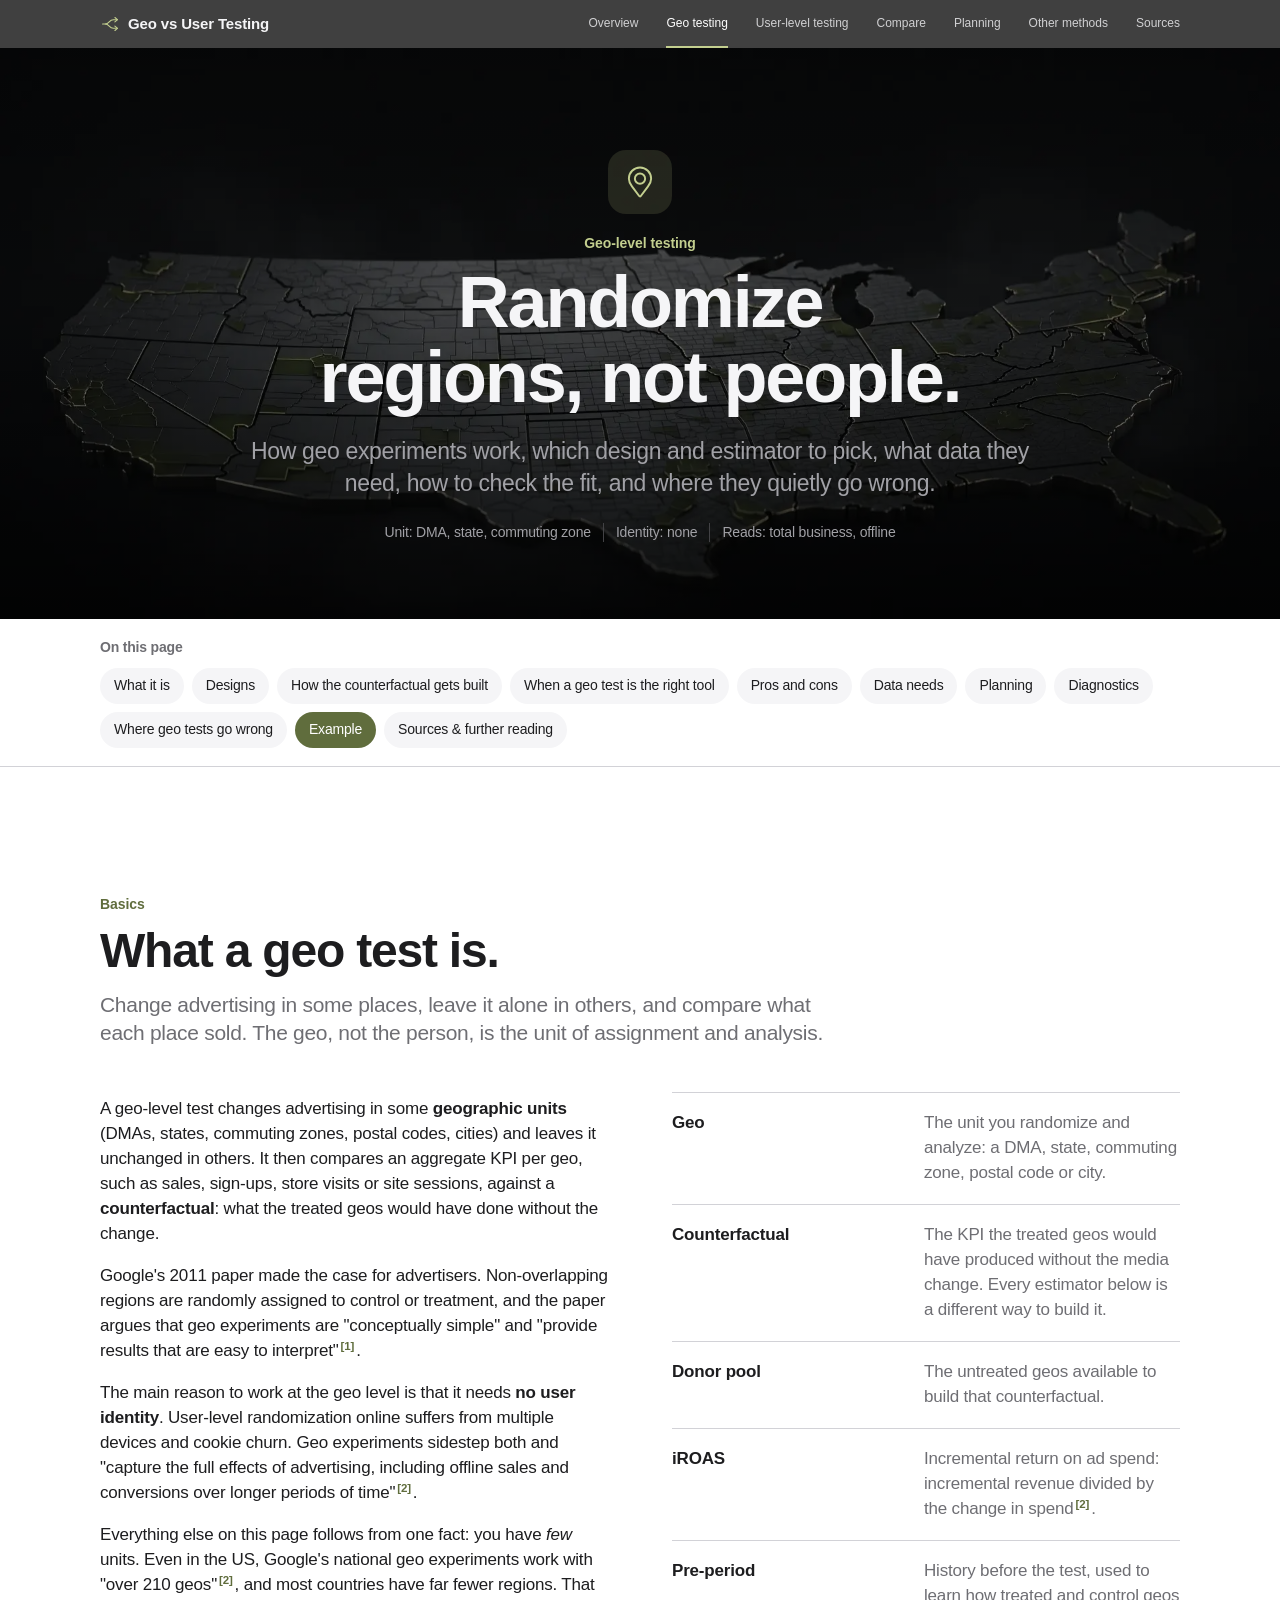
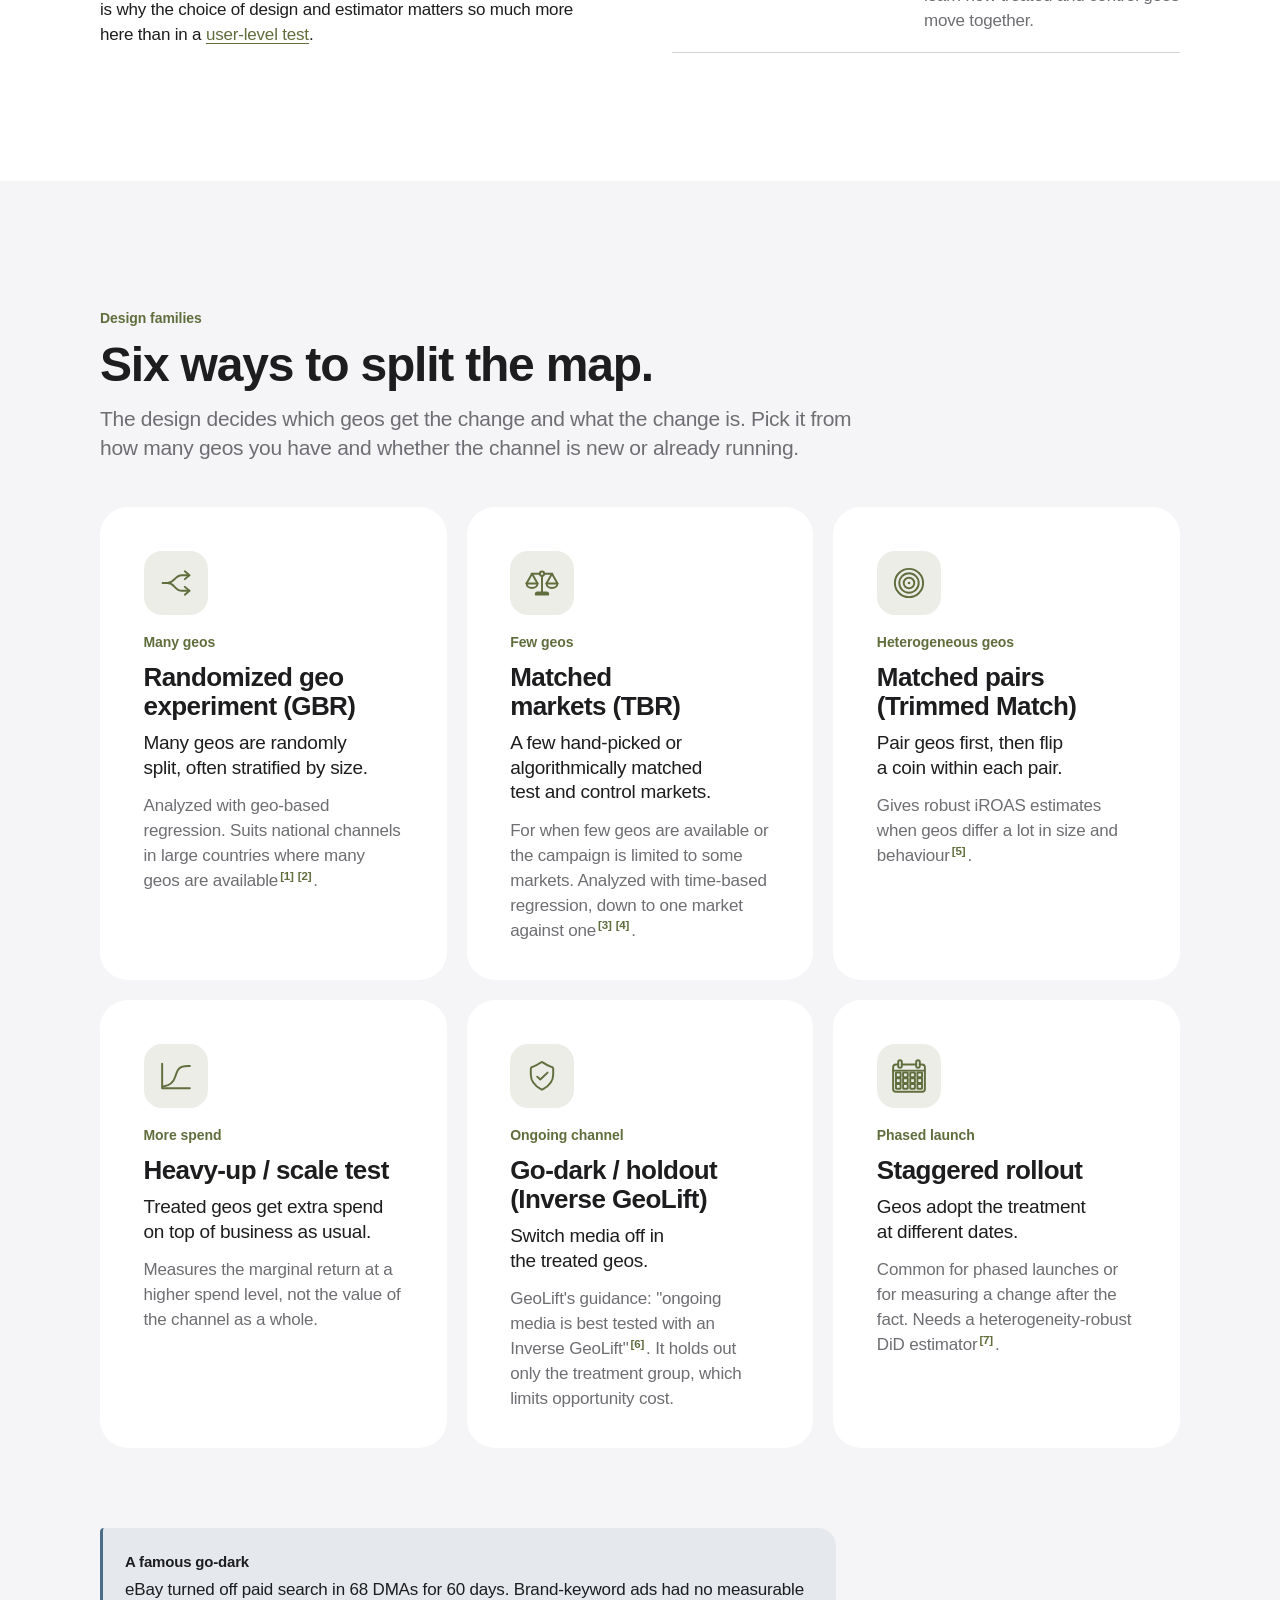
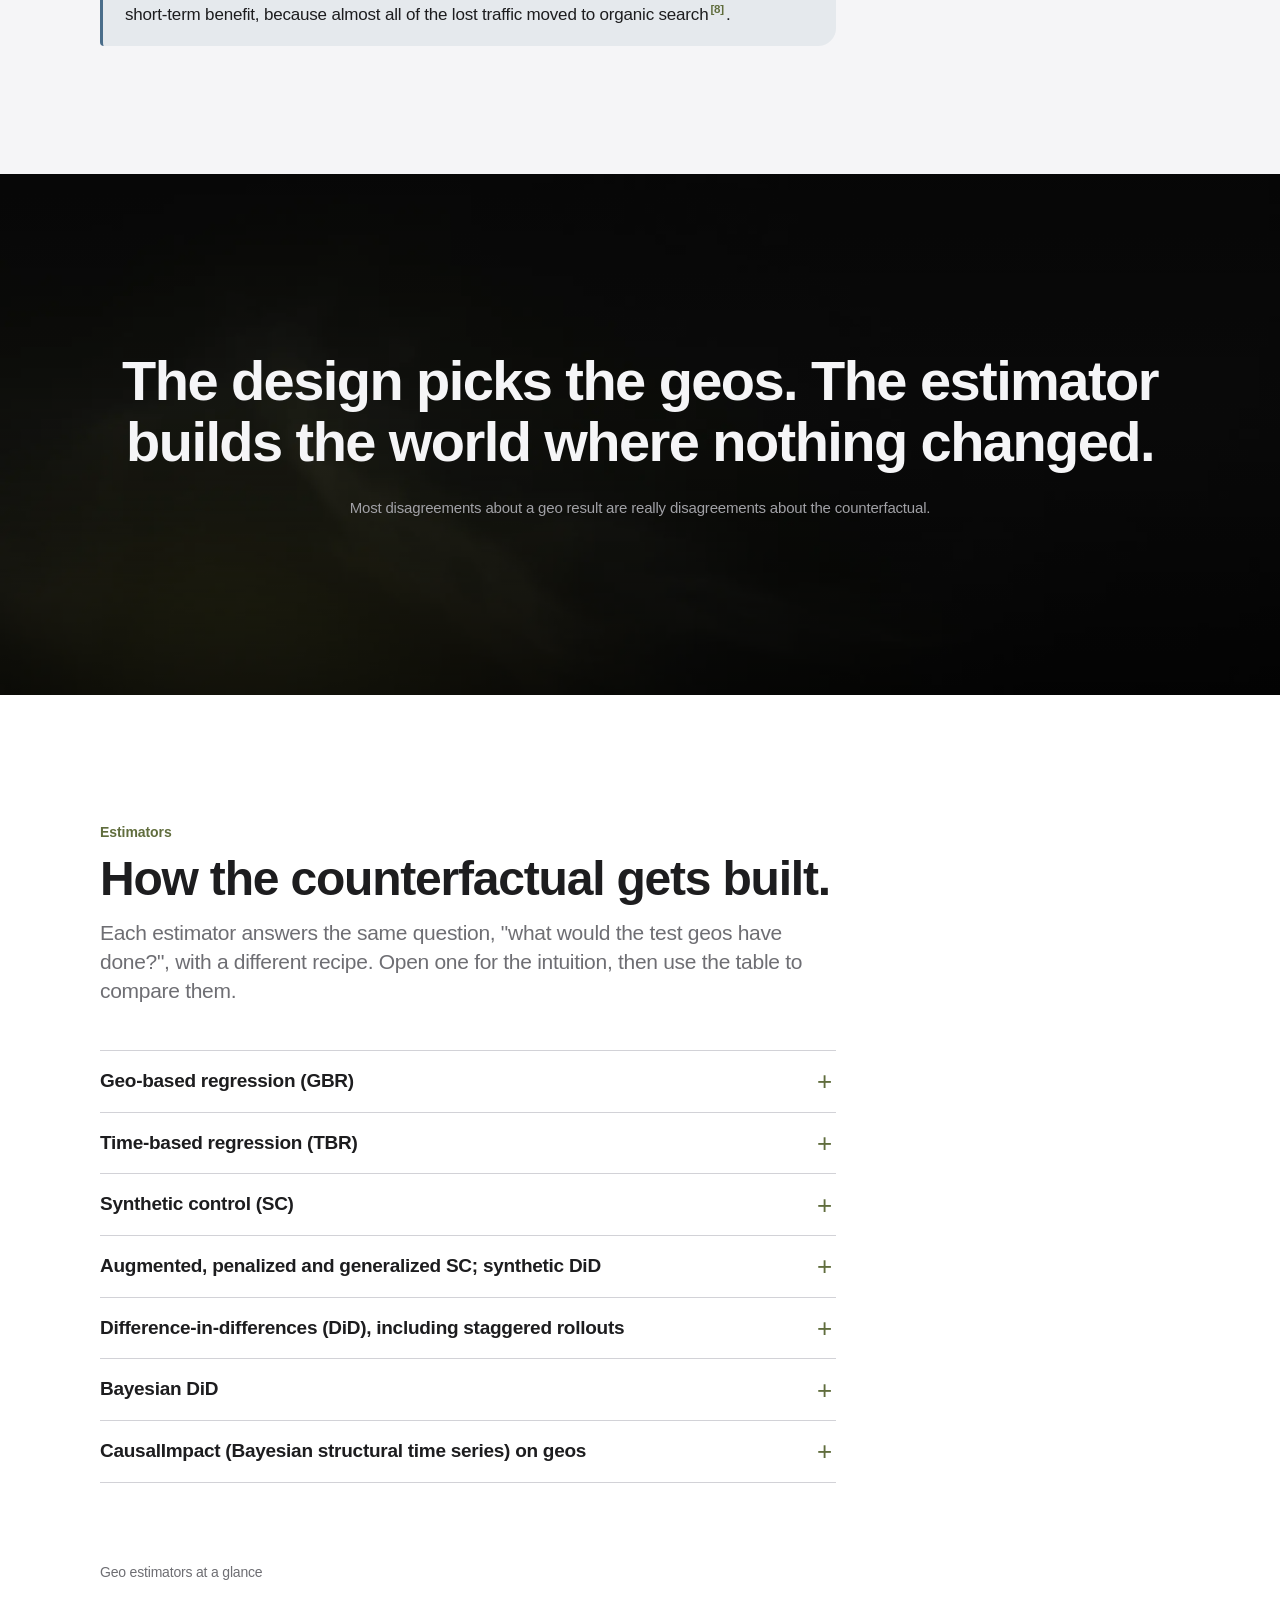
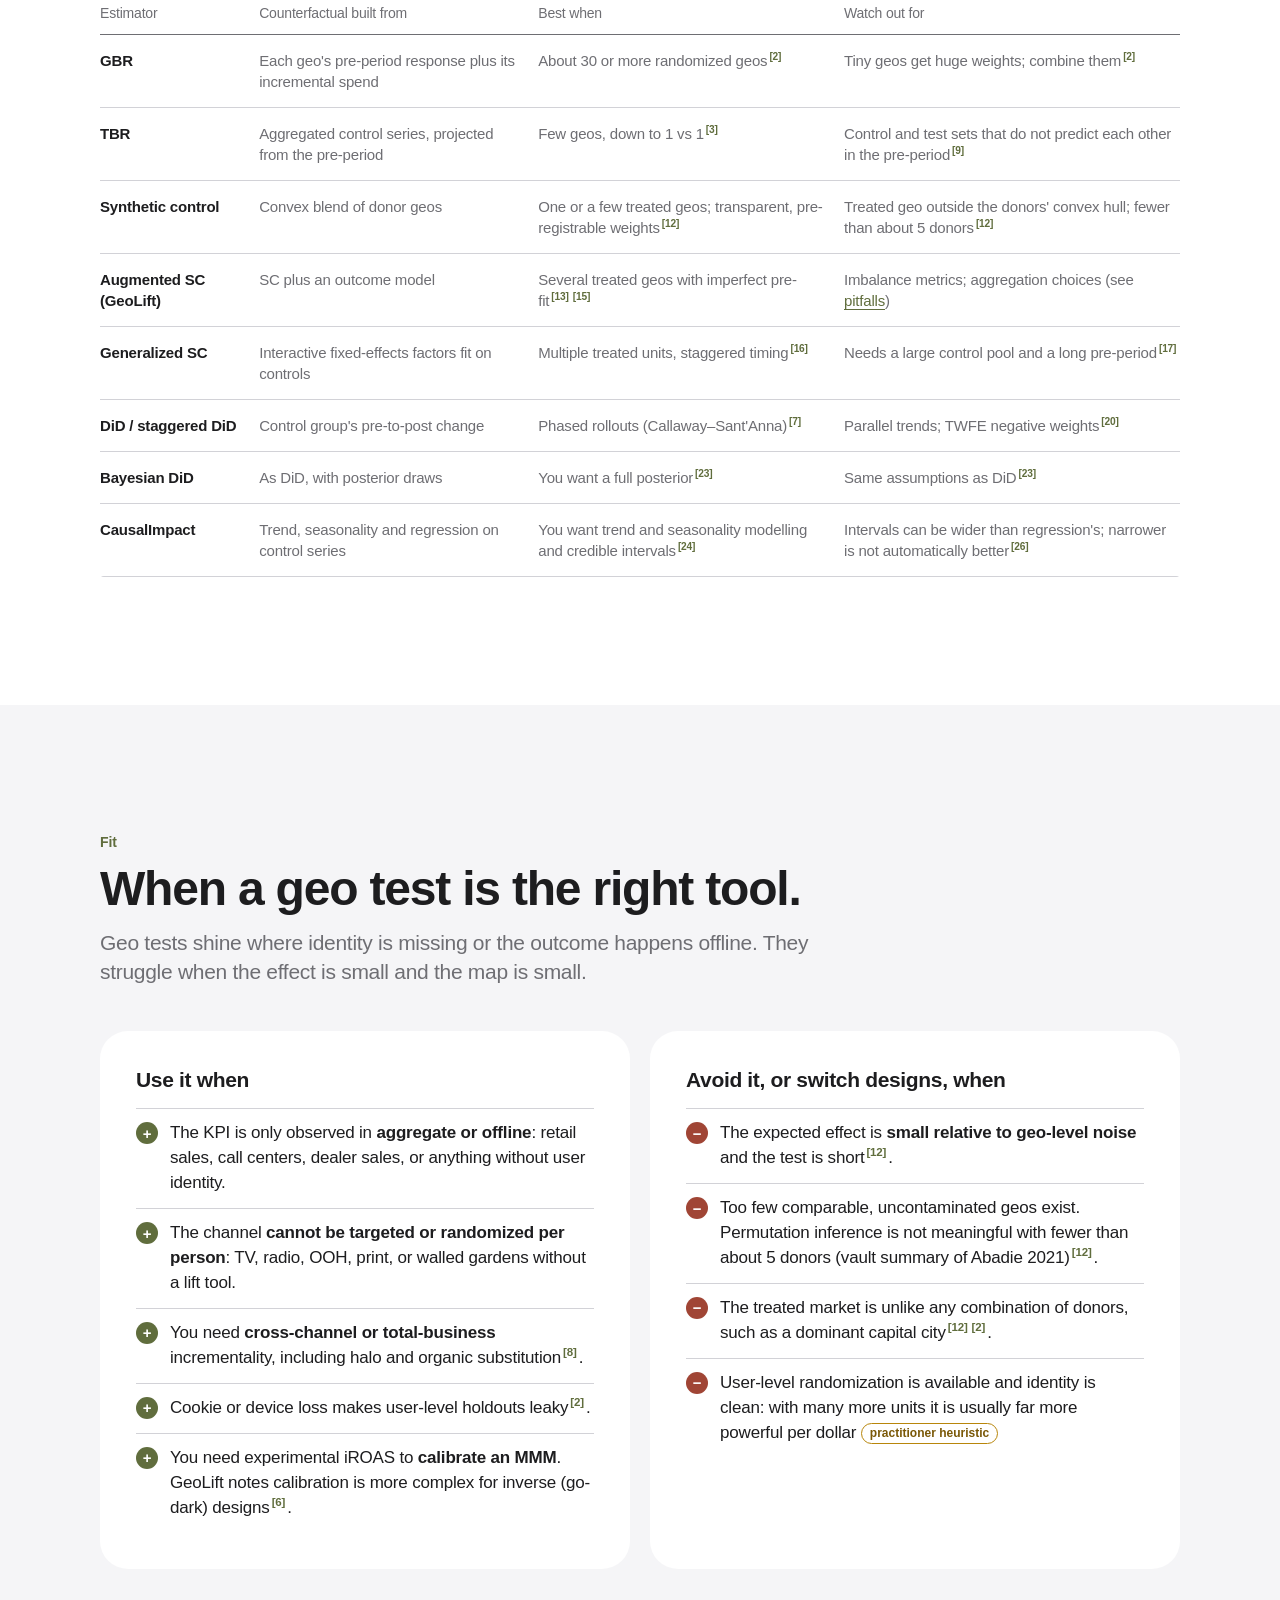
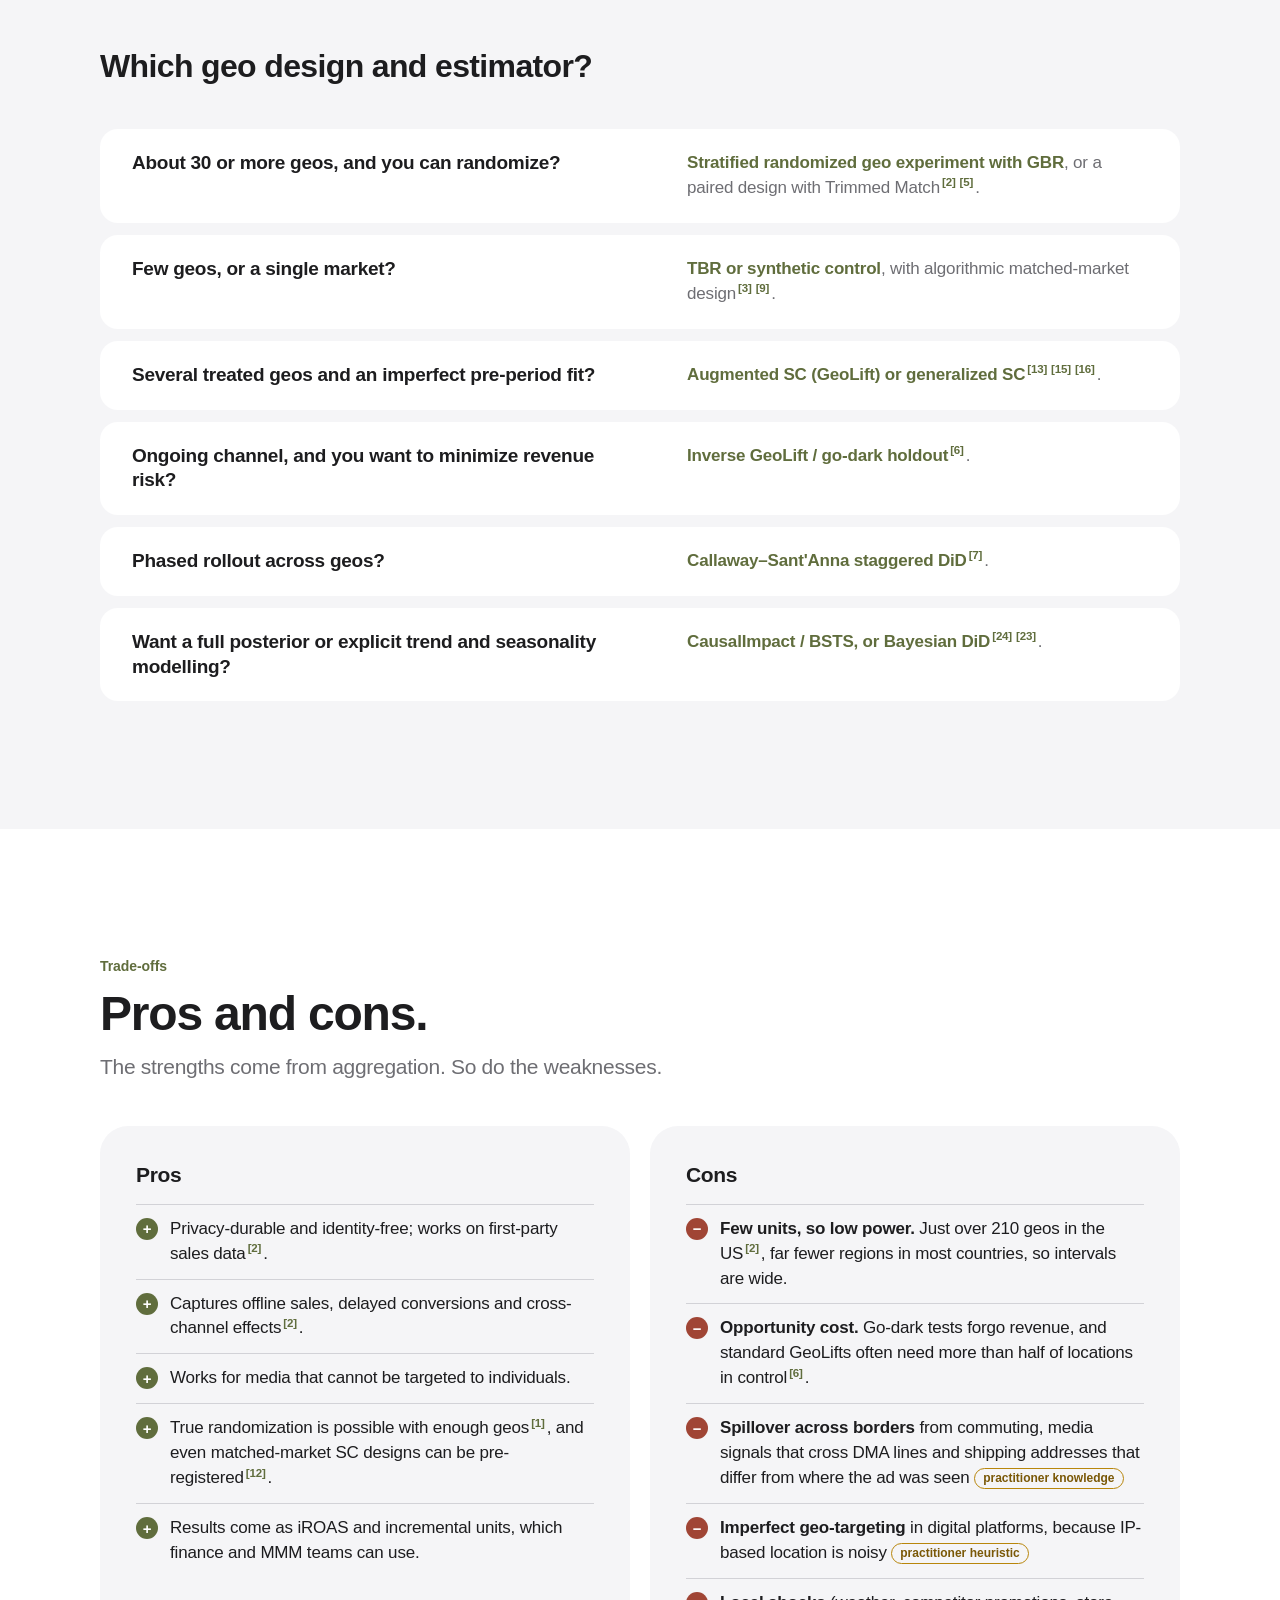
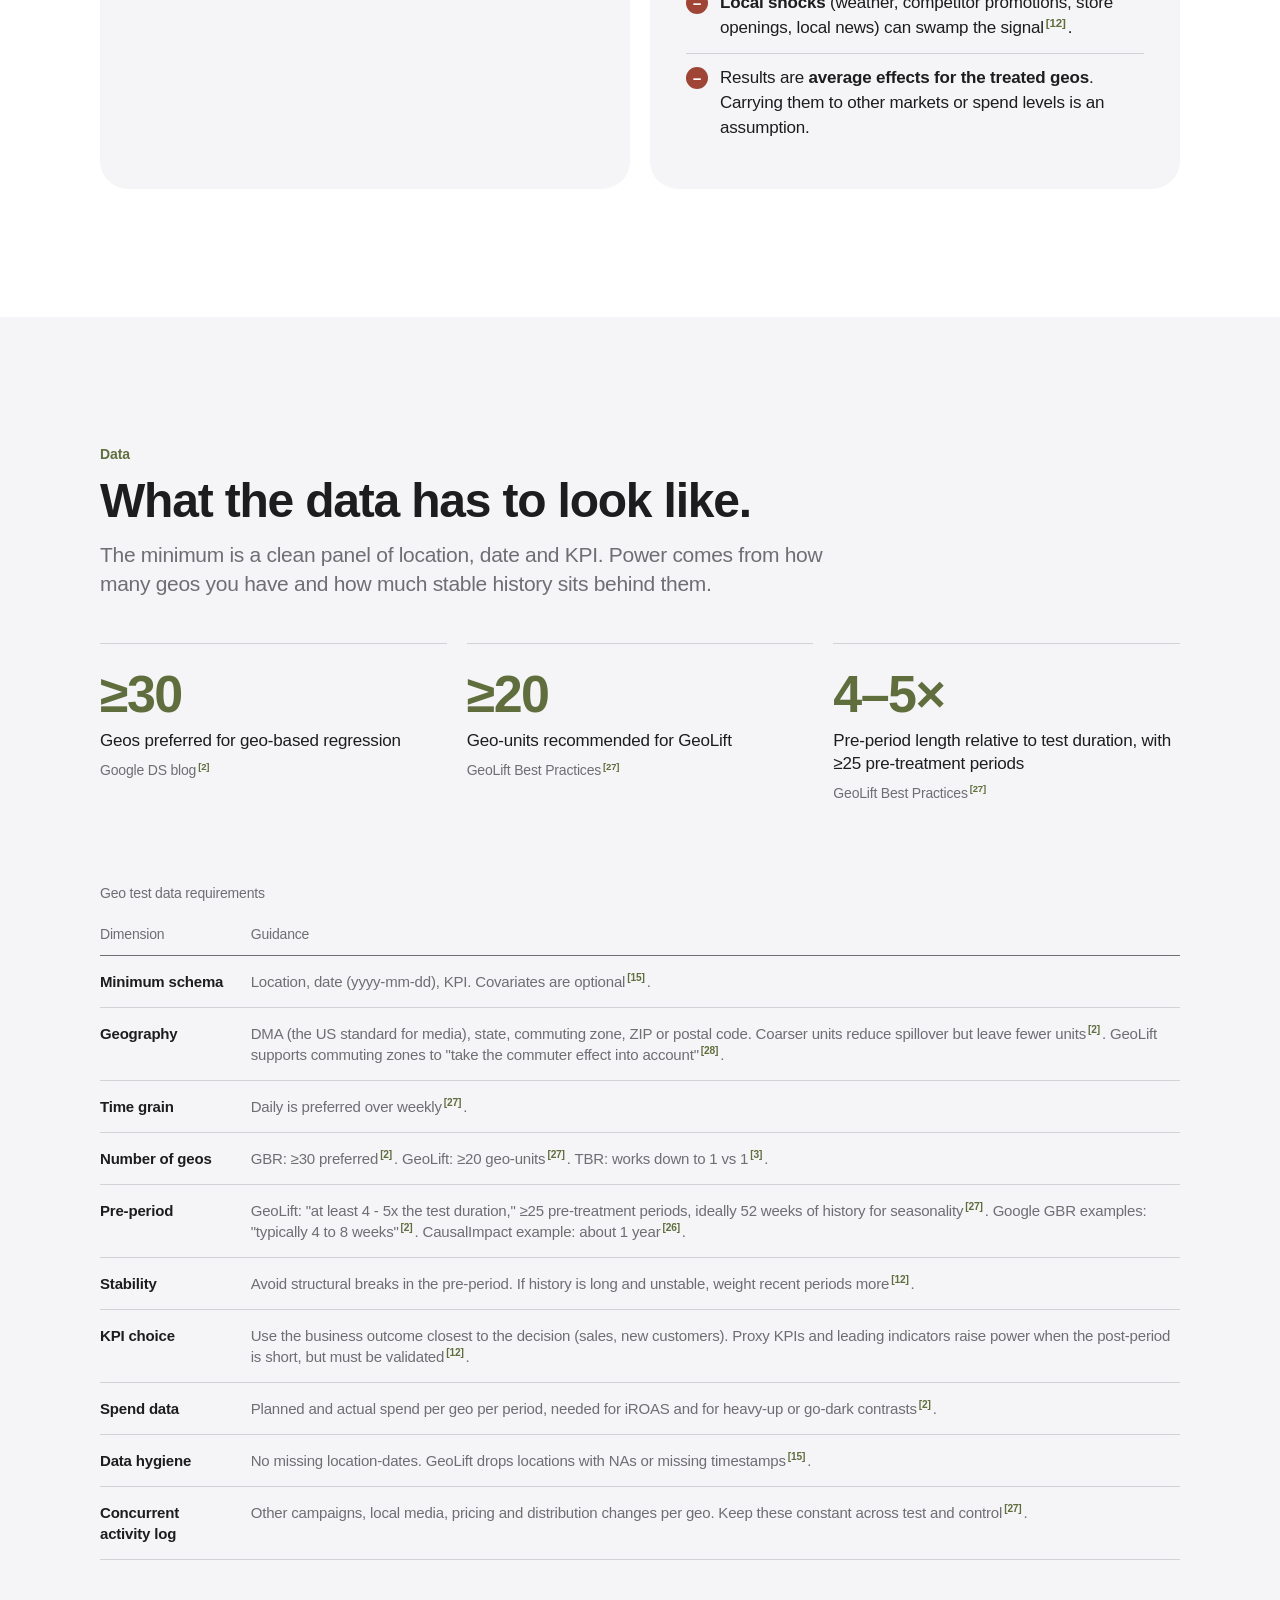
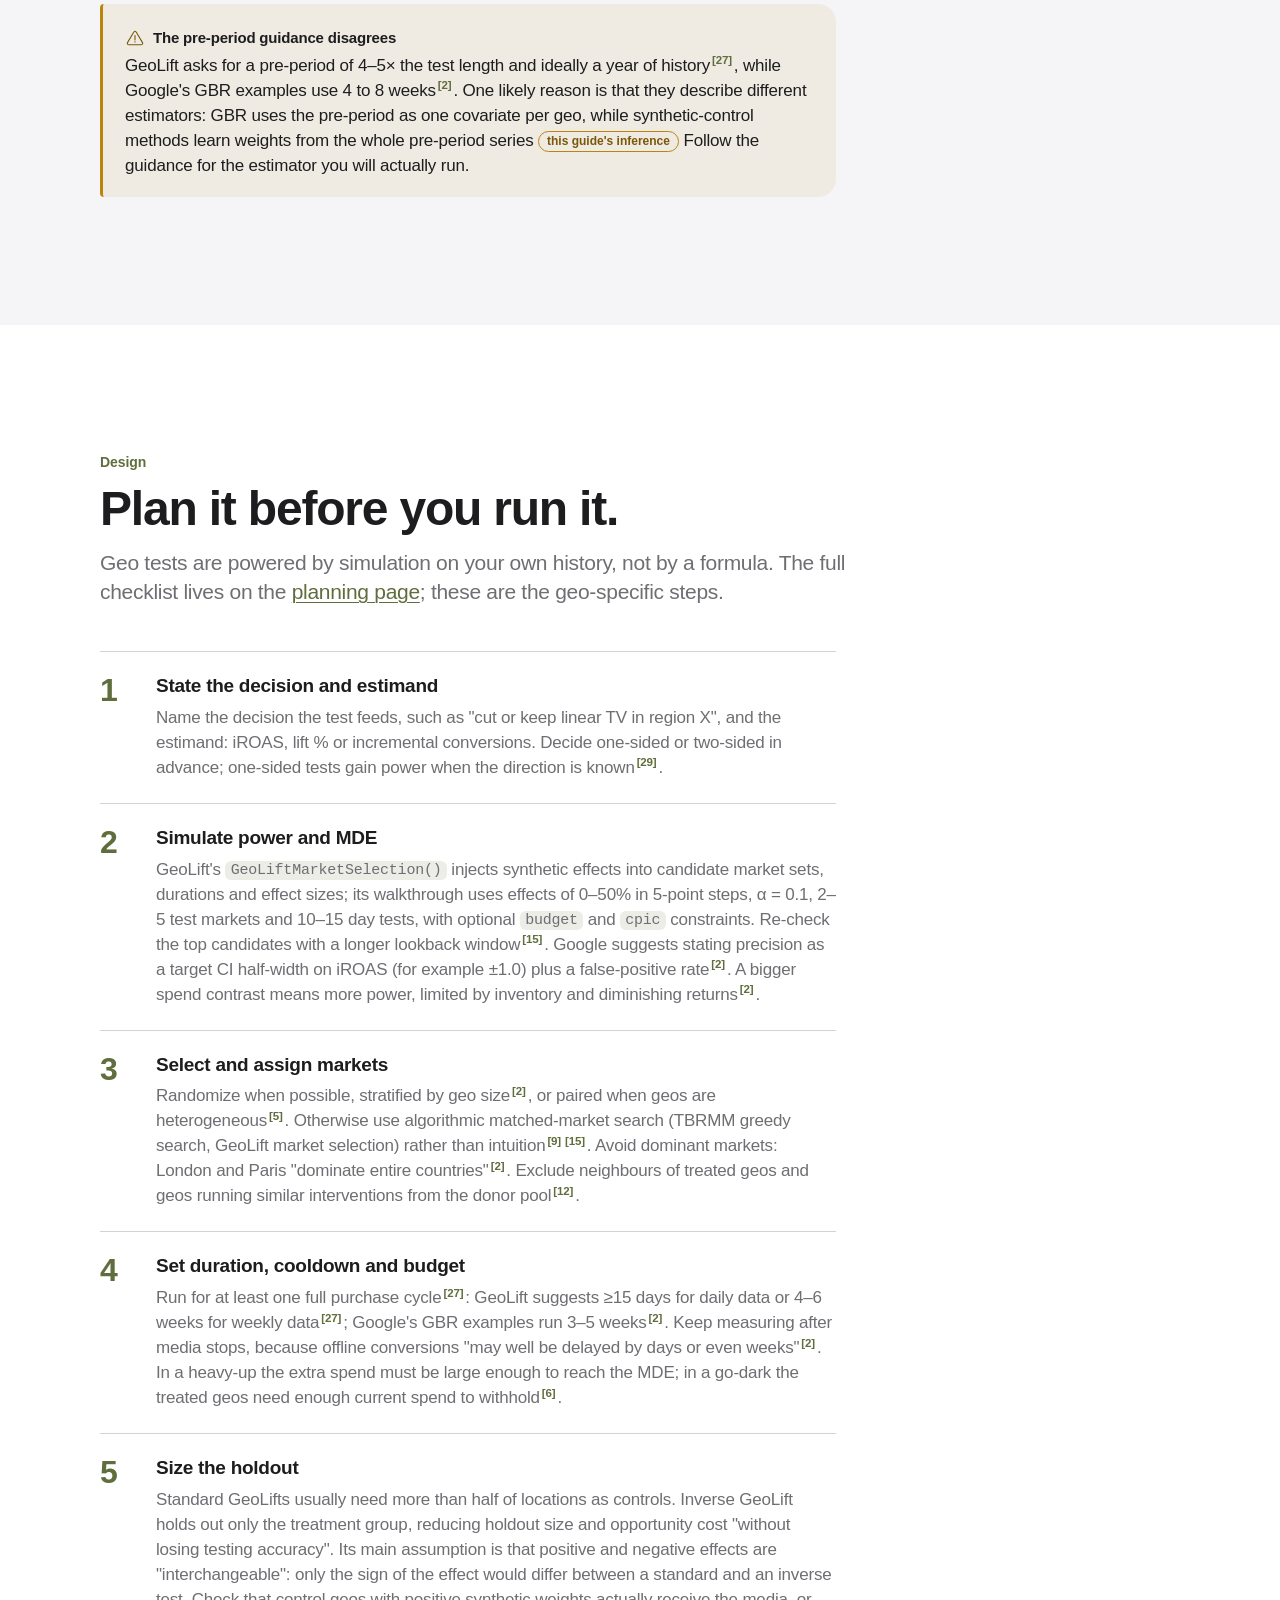
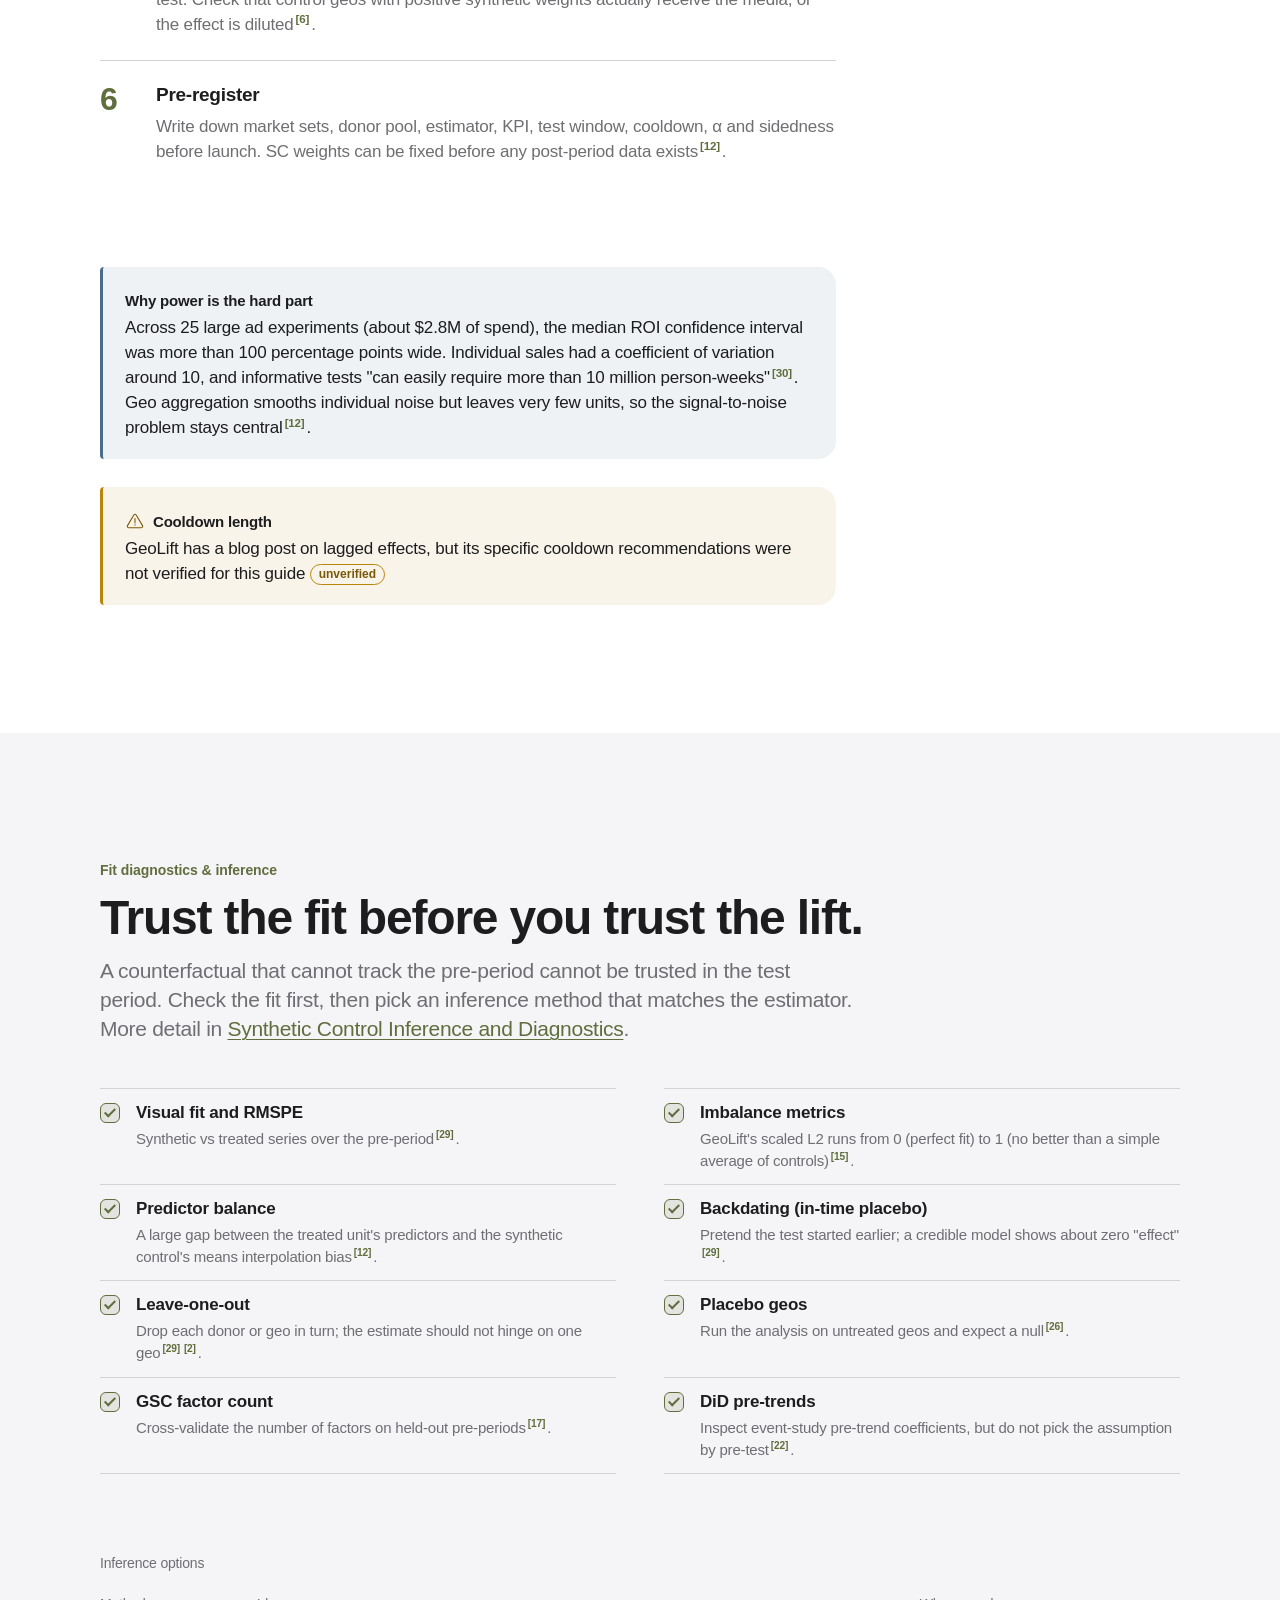
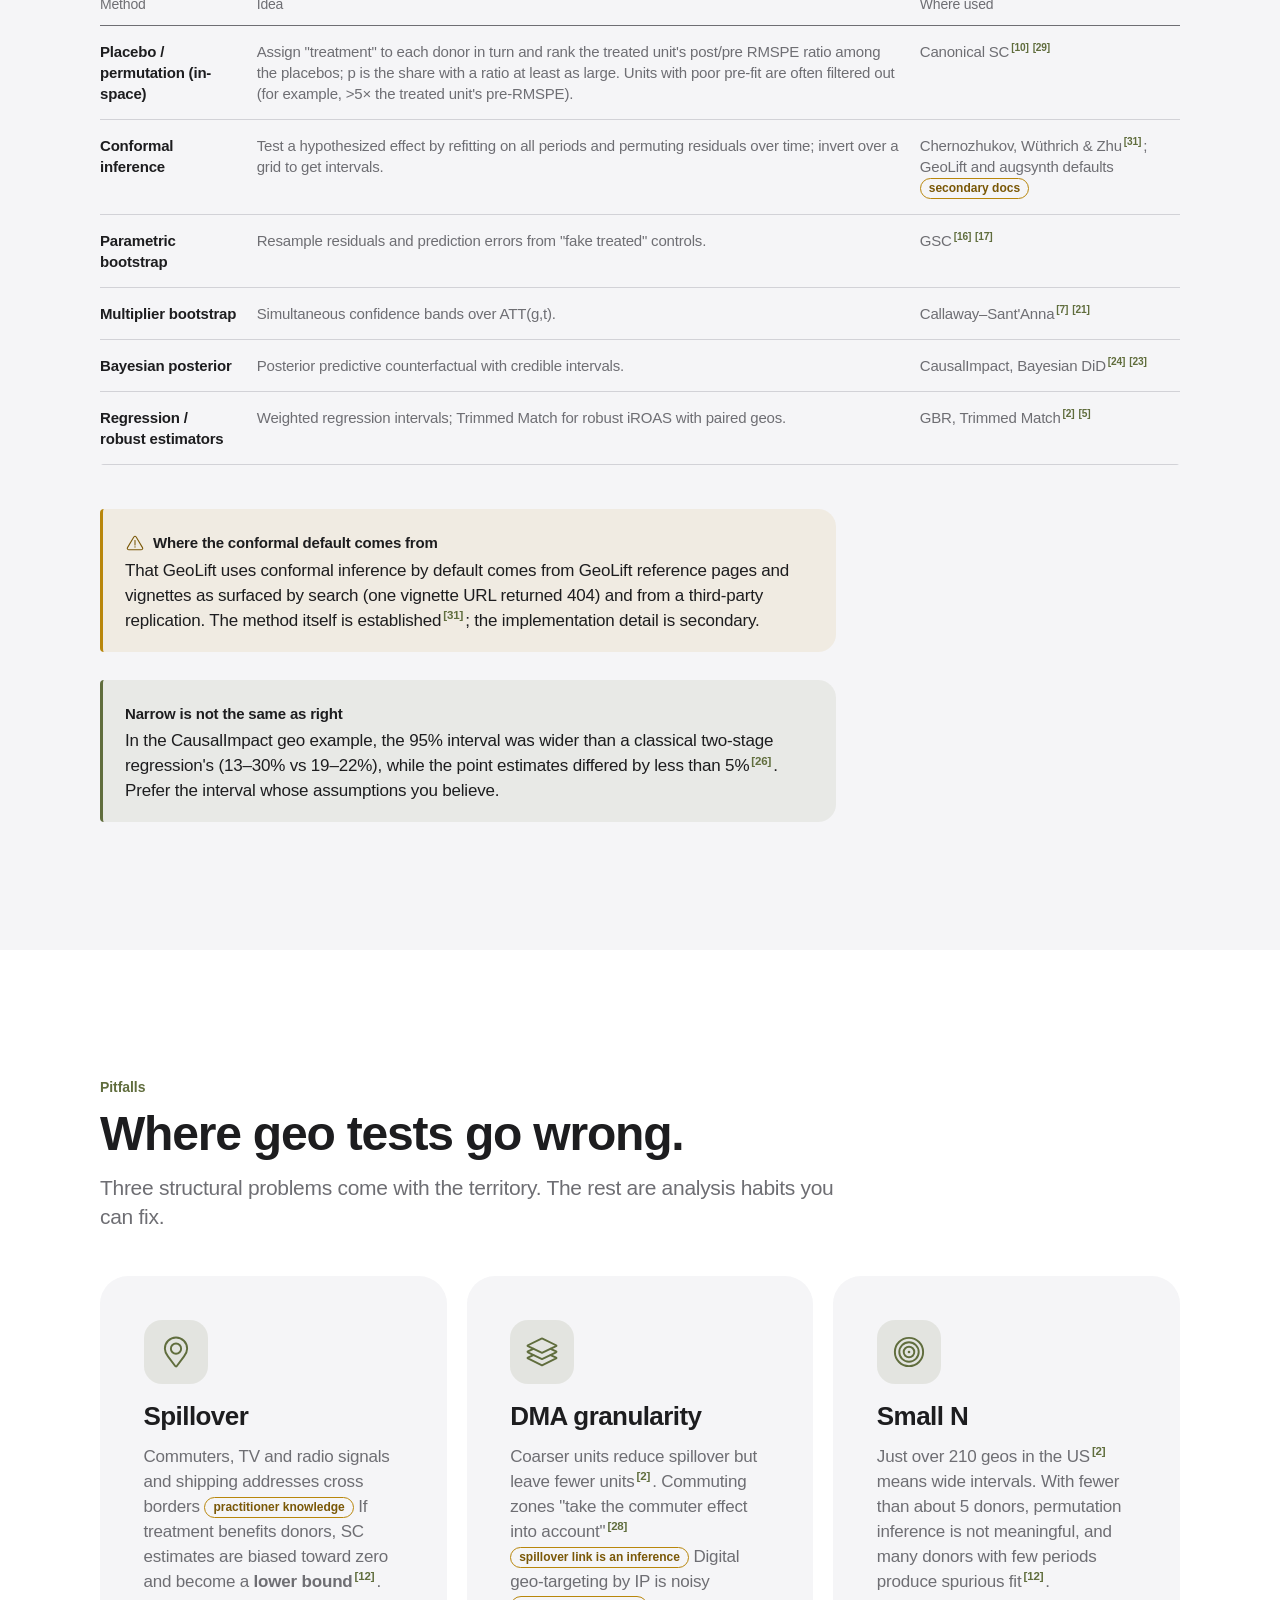
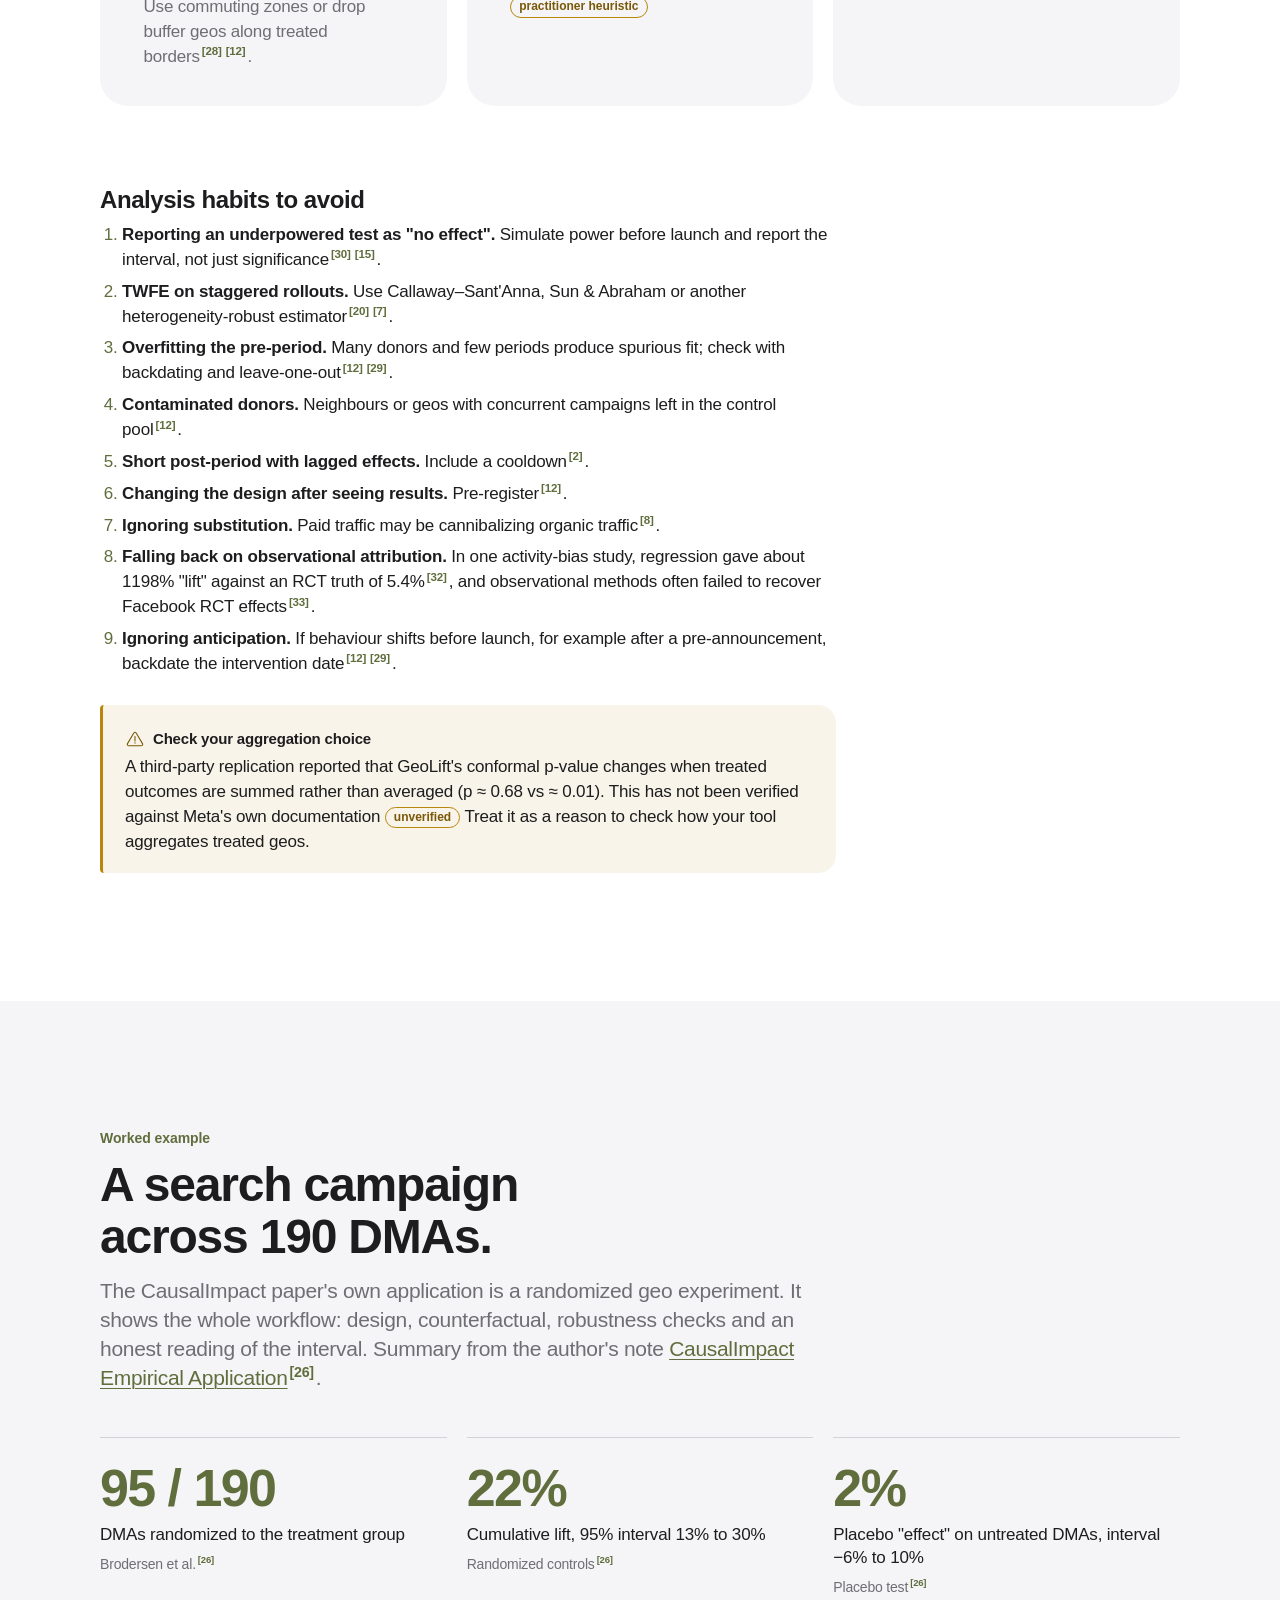
<file: geo-testing.html>
<!doctype html>
<html lang="en" class="no-js">
<head>
  <meta charset="utf-8">
  <meta name="viewport" content="width=device-width, initial-scale=1">
  <title>Geo testing · Geo vs User-Level Testing</title>
  <meta name="description" content="Geo-level incrementality testing for media: design families, synthetic control, DiD and CausalImpact estimators, data needs, diagnostics and common pitfalls.">
  <meta name="theme-color" content="#000000">
  <meta name="color-scheme" content="light">
  <meta property="og:type" content="website">
  <meta property="og:site_name" content="Geo vs User-Level Testing">
  <meta property="og:title" content="Geo testing · Geo vs User-Level Testing">
  <meta property="og:description" content="Geo-level incrementality testing for media: design families, synthetic control, DiD and CausalImpact estimators, data needs, diagnostics and common pitfalls.">
  <meta property="og:url" content="https://redam94.github.io/geo-vs-user-level-testing/geo-testing.html">
  <meta property="og:image" content="https://redam94.github.io/geo-vs-user-level-testing/assets/img/hero.webp">
  <meta property="og:image:alt" content="A minimal 3D map of U.S. regions, some highlighted olive as test markets, dissolving into a grid of individual dots representing people.">
  <meta name="twitter:card" content="summary_large_image">
  <link rel="icon" type="image/svg+xml" href="assets/icons/split.svg">
  <link rel="stylesheet" href="assets/css/site.css">
  <script src="assets/js/site.js"></script>
</head>
<body>
  <a class="skip-link" href="#main">Skip to content</a>

  <header class="nav">
    <div class="nav-inner">
      <a class="nav-brand" href="index.html"><span class="icon icon-split" aria-hidden="true"></span>Geo vs User Testing</a>
      <button class="nav-toggle" type="button" aria-expanded="false" aria-controls="nav-menu"><span class="nav-toggle-bars" aria-hidden="true"></span><span class="sr-only">Menu</span></button>
      <nav class="nav-menu" id="nav-menu" aria-label="Primary">
        <ul class="nav-links">
          <li><a href="index.html">Overview</a></li>
          <li><a href="geo-testing.html" aria-current="page">Geo testing</a></li>
          <li><a href="user-level-testing.html">User-level testing</a></li>
          <li><a href="compare.html">Compare</a></li>
          <li><a href="planning.html">Planning</a></li>
          <li><a href="other-methods.html">Other methods</a></li>
          <li><a href="sources.html">Sources</a></li>
        </ul>
      </nav>
    </div>
  </header>

  <main id="main">

    <section class="subhero on-dark has-bg bg-geo" aria-labelledby="page-title">
      <div class="wrap">
        <span class="icon-badge"><span class="icon icon-geo-pin" aria-hidden="true"></span></span>
        <p class="eyebrow">Geo-level testing</p>
        <h1 class="subhero-title" id="page-title">Randomize regions, not people.</h1>
        <p class="subhero-lede">How geo experiments work, which design and estimator to pick, what data they need, how to check the fit, and where they quietly go wrong.</p>
        <div class="meta"><span>Unit: DMA, state, commuting zone</span><span>Identity: none</span><span>Reads: total business, offline</span></div>
      </div>
    </section>

    <div class="toc-band on-light">
      <div class="wrap">
        <nav class="toc" data-toc aria-label="On this page"></nav>
      </div>
    </div>

    <!-- What it is -->
    <section class="section on-light" aria-labelledby="what">
      <div class="wrap">
        <div class="section-head">
          <p class="eyebrow">Basics</p>
          <h2 class="headline" id="what" data-toc-label="What it is">What a geo test is.</h2>
          <p class="lede">Change advertising in some places, leave it alone in others, and compare what each place sold. The geo, not the person, is the unit of assignment and analysis.</p>
        </div>
        <div class="split mt-m">
          <div class="prose">
            <p>A geo-level test changes advertising in some <strong>geographic units</strong> (DMAs, states, commuting zones, postal codes, cities) and leaves it unchanged in others. It then compares an aggregate KPI per geo, such as sales, sign-ups, store visits or site sessions, against a <strong>counterfactual</strong>: what the treated geos would have done without the change.</p>
            <p>Google's 2011 paper made the case for advertisers. Non-overlapping regions are randomly assigned to control or treatment, and the paper argues that geo experiments are "conceptually simple" and "provide results that are easy to interpret"<sup class="cite"><a href="#ref-1">1</a></sup>.</p>
            <p>The main reason to work at the geo level is that it needs <strong>no user identity</strong>. User-level randomization online suffers from multiple devices and cookie churn. Geo experiments sidestep both and "capture the full effects of advertising, including offline sales and conversions over longer periods of time"<sup class="cite"><a href="#ref-2">2</a></sup>.</p>
            <p>Everything else on this page follows from one fact: you have <em>few</em> units. Even in the US, Google's national geo experiments work with "over 210 geos"<sup class="cite"><a href="#ref-2">2</a></sup>, and most countries have far fewer regions. That is why the choice of design and estimator matters so much more here than in a <a href="user-level-testing.html">user-level test</a>.</p>
          </div>
          <div>
            <dl class="deflist">
              <div><dt>Geo</dt><dd>The unit you randomize and analyze: a DMA, state, commuting zone, postal code or city.</dd></div>
              <div><dt>Counterfactual</dt><dd>The KPI the treated geos would have produced without the media change. Every estimator below is a different way to build it.</dd></div>
              <div><dt>Donor pool</dt><dd>The untreated geos available to build that counterfactual.</dd></div>
              <div><dt>iROAS</dt><dd>Incremental return on ad spend: incremental revenue divided by the change in spend<sup class="cite"><a href="#ref-2">2</a></sup>.</dd></div>
              <div><dt>Pre-period</dt><dd>History before the test, used to learn how treated and control geos move together.</dd></div>
            </dl>
          </div>
        </div>
      </div>
    </section>

    <!-- Design families -->
    <section class="section on-mist" aria-labelledby="designs">
      <div class="wrap">
        <div class="section-head">
          <p class="eyebrow">Design families</p>
          <h2 class="headline" id="designs" data-toc-label="Designs">Six ways to split the map.</h2>
          <p class="lede">The design decides which geos get the change and what the change is. Pick it from how many geos you have and whether the channel is new or already running.</p>
        </div>

        <div class="tiles tiles-3 mt-m">
          <article class="tile on-light reveal">
            <div class="tile-copy">
              <span class="icon-badge tile-icon"><span class="icon icon-split" aria-hidden="true"></span></span>
              <p class="eyebrow">Many geos</p>
              <h3 class="tile-title">Randomized geo experiment (GBR)</h3>
              <p class="tile-tag">Many geos are randomly split, often stratified by size.</p>
              <p class="tile-desc">Analyzed with geo-based regression. Suits national channels in large countries where many geos are available<sup class="cite"><a href="#ref-1">1</a></sup><sup class="cite"><a href="#ref-2">2</a></sup>.</p>
            </div>
          </article>
          <article class="tile on-light reveal">
            <div class="tile-copy">
              <span class="icon-badge tile-icon"><span class="icon icon-scale" aria-hidden="true"></span></span>
              <p class="eyebrow">Few geos</p>
              <h3 class="tile-title">Matched markets (TBR)</h3>
              <p class="tile-tag">A few hand-picked or algorithmically matched test and control markets.</p>
              <p class="tile-desc">For when few geos are available or the campaign is limited to some markets. Analyzed with time-based regression, down to one market against one<sup class="cite"><a href="#ref-3">3</a></sup><sup class="cite"><a href="#ref-4">4</a></sup>.</p>
            </div>
          </article>
          <article class="tile on-light reveal">
            <div class="tile-copy">
              <span class="icon-badge tile-icon"><span class="icon icon-target" aria-hidden="true"></span></span>
              <p class="eyebrow">Heterogeneous geos</p>
              <h3 class="tile-title">Matched pairs (Trimmed Match)</h3>
              <p class="tile-tag">Pair geos first, then flip a coin within each pair.</p>
              <p class="tile-desc">Gives robust iROAS estimates when geos differ a lot in size and behaviour<sup class="cite"><a href="#ref-5">5</a></sup>.</p>
            </div>
          </article>
          <article class="tile on-light reveal">
            <div class="tile-copy">
              <span class="icon-badge tile-icon"><span class="icon icon-power-curve" aria-hidden="true"></span></span>
              <p class="eyebrow">More spend</p>
              <h3 class="tile-title">Heavy-up / scale test</h3>
              <p class="tile-tag">Treated geos get extra spend on top of business as usual.</p>
              <p class="tile-desc">Measures the marginal return at a higher spend level, not the value of the channel as a whole.</p>
            </div>
          </article>
          <article class="tile on-light reveal">
            <div class="tile-copy">
              <span class="icon-badge tile-icon"><span class="icon icon-shield" aria-hidden="true"></span></span>
              <p class="eyebrow">Ongoing channel</p>
              <h3 class="tile-title">Go-dark / holdout (Inverse GeoLift)</h3>
              <p class="tile-tag">Switch media off in the treated geos.</p>
              <p class="tile-desc">GeoLift's guidance: "ongoing media is best tested with an Inverse GeoLift"<sup class="cite"><a href="#ref-6">6</a></sup>. It holds out only the treatment group, which limits opportunity cost.</p>
            </div>
          </article>
          <article class="tile on-light reveal">
            <div class="tile-copy">
              <span class="icon-badge tile-icon"><span class="icon icon-calendar" aria-hidden="true"></span></span>
              <p class="eyebrow">Phased launch</p>
              <h3 class="tile-title">Staggered rollout</h3>
              <p class="tile-tag">Geos adopt the treatment at different dates.</p>
              <p class="tile-desc">Common for phased launches or for measuring a change after the fact. Needs a heterogeneity-robust DiD estimator<sup class="cite"><a href="#ref-7">7</a></sup>.</p>
            </div>
          </article>
        </div>

        <div class="prose mt-l">
          <div class="callout note">
            <p class="callout-title">A famous go-dark</p>
            <p>eBay turned off paid search in 68 DMAs for 60 days. Brand-keyword ads had no measurable short-term benefit, because almost all of the lost traffic moved to organic search<sup class="cite"><a href="#ref-8">8</a></sup>.</p>
          </div>
        </div>
      </div>
    </section>

    <section class="statement on-dark has-bg bg-statement" aria-label="Key idea">
      <div class="wrap">
        <figure>
          <blockquote>The design picks the geos. The estimator builds the world where nothing changed.</blockquote>
          <figcaption>Most disagreements about a geo result are really disagreements about the counterfactual.</figcaption>
        </figure>
      </div>
    </section>

    <!-- Estimators -->
    <section class="section on-light" aria-labelledby="estimators">
      <div class="wrap">
        <div class="section-head">
          <p class="eyebrow">Estimators</p>
          <h2 class="headline" id="estimators">How the counterfactual gets built.</h2>
          <p class="lede">Each estimator answers the same question, "what would the test geos have done?", with a different recipe. Open one for the intuition, then use the table to compare them.</p>
        </div>

        <div class="mt-m">
          <details class="accordion">
            <summary>Geo-based regression (GBR)</summary>
            <div class="accordion-body">
              <p><strong>Intuition:</strong> across many geos, geos that got more incremental spend should show more test-period response than their own history predicts. The slope of that relationship is the iROAS.</p>
              <p>GBR regresses each geo's test-period response on its pre-period response and its incremental spend. It is weighted by 1/pre-period volume to handle heteroscedasticity, so geos with near-zero volume get very large weights and the smallest geos are best combined. Google prefers it "for experiments with 30, or more, geos" and points to time-series methods when fewer are available<sup class="cite"><a href="#ref-2">2</a></sup>.</p>
            </div>
          </details>
          <details class="accordion">
            <summary>Time-based regression (TBR)</summary>
            <div class="accordion-body">
              <p><strong>Intuition:</strong> learn how the test markets track the control markets before the test, then use that relationship to predict what the test markets "should" have done during it.</p>
              <p>TBR regresses the aggregated treatment series on the aggregated control series over the pre-period, projects that relationship into the test period, and reads the cumulative causal effect off the gap. It works for few geos, including a single test region against a single control region<sup class="cite"><a href="#ref-3">3</a></sup>. Google's open-source <code>matched_markets</code> library pairs TBR analysis with a greedy matched-markets design search restricted to designs that meet budget and geo-assignment constraints<sup class="cite"><a href="#ref-9">9</a></sup><sup class="cite"><a href="#ref-4">4</a></sup>.</p>
            </div>
          </details>
          <details class="accordion">
            <summary>Synthetic control (SC)</summary>
            <div class="accordion-body">
              <p><strong>Intuition:</strong> no single control market looks like your test market, but a blend might. Find the weighted mix of untreated geos whose history traces the test market's history, and let that blend play the role of "the test market without ads".</p>
              <p>The counterfactual is a <strong>convex, non-negative weighted combination of donor geos</strong>, with weights chosen so the blend tracks the treated unit's pre-period KPI<sup class="cite"><a href="#ref-10">10</a></sup><sup class="cite"><a href="#ref-11">11</a></sup>. As summarized in <a href="https://redam94.github.io/second-brain/Research/Econometrics/Identification-Strategies/Synthetic-Control-Requirements">Synthetic Control Requirements</a>, it has three advantages over regression<sup class="cite"><a href="#ref-12">12</a></sup>:</p>
              <ul>
                <li><strong>No extrapolation.</strong> Weights are non-negative and sum to 1.</li>
                <li><strong>Transparency.</strong> Named donors and sparse weights that a domain expert can sanity-check.</li>
                <li><strong>Pre-registrable.</strong> Weights depend only on pre-period data, so the design can be locked before any outcome is seen.</li>
              </ul>
            </div>
          </details>
          <details class="accordion">
            <summary>Augmented, penalized and generalized SC; synthetic DiD</summary>
            <div class="accordion-body">
              <p><strong>Intuition:</strong> plain SC fails when no blend fits well or when several geos are treated. These variants patch those gaps.</p>
              <ul>
                <li><strong>Augmented SC (ASCM)</strong> adds an outcome model, such as ridge regression, to correct bias when the pre-period fit is imperfect, that is, when the treated unit sits outside the donors' convex hull<sup class="cite"><a href="#ref-13">13</a></sup><sup class="cite"><a href="#ref-14">14</a></sup>. Meta's <strong>GeoLift</strong> is built on ASCM; its <code>model</code> options are none, ridge, GSC, or "best"<sup class="cite"><a href="#ref-15">15</a></sup>.</li>
                <li><strong>Penalized SC</strong> (Abadie &amp; L'Hour) handles multiple treated units by penalizing donors far from each treated unit, which gives unique, sparse weights<sup class="cite"><a href="#ref-14">14</a></sup>.</li>
                <li><strong>Generalized SC (GSC)</strong> fits an interactive fixed-effects model on control units, projects the treated units' pre-period onto the estimated factors and imputes their counterfactuals. It handles multiple treated units and staggered timing, picks the number of factors by cross-validation and gives parametric-bootstrap standard errors. Ordinary DiD is the special case with constant factor loadings<sup class="cite"><a href="#ref-16">16</a></sup><sup class="cite"><a href="#ref-17">17</a></sup>. It needs <strong>both a large control pool and a long pre-period</strong>; a short pre-period makes the loadings imprecise and the estimate biased<sup class="cite"><a href="#ref-17">17</a></sup>.</li>
                <li><strong>Synthetic DiD</strong> combines unit weights, as in SC, with time weights, as in DiD<sup class="cite"><a href="#ref-18">18</a></sup>.</li>
              </ul>
            </div>
          </details>
          <details class="accordion">
            <summary>Difference-in-differences (DiD), including staggered rollouts</summary>
            <div class="accordion-body">
              <p><strong>Intuition:</strong> the control geos tell you how much the test geos would have changed anyway. Subtract that from how much they actually changed.</p>
              <p>DiD compares the treated group's pre-to-post change with the control group's change. It relies on <strong>parallel trends</strong>: without treatment, the groups would have moved together<sup class="cite"><a href="#ref-19">19</a></sup>.</p>
              <p><strong>Staggered rollouts</strong> are where DiD bites. A plain two-way fixed-effects (TWFE) regression can put negative weights on some cohort-period effects, and its coefficient can even have the wrong sign when effects change over time<sup class="cite"><a href="#ref-20">20</a></sup><sup class="cite"><a href="#ref-21">21</a></sup>. Callaway &amp; Sant'Anna first estimate group-time effects ATT(g,t), then aggregate them into event-study, cohort or overall summaries, using never-treated or not-yet-treated geos as comparisons, with optional covariates and doubly-robust estimators<sup class="cite"><a href="#ref-7">7</a></sup><sup class="cite"><a href="#ref-21">21</a></sup><sup class="cite"><a href="#ref-22">22</a></sup>. In the paper's minimum-wage application, TWFE found "no effect" while the CS estimator found about −3.1%<sup class="cite"><a href="#ref-21">21</a></sup>.</p>
              <p>The framework allows a known anticipation horizon, and the authors warn against choosing between parallel-trends assumptions by pre-testing<sup class="cite"><a href="#ref-22">22</a></sup>.</p>
            </div>
          </details>
          <details class="accordion">
            <summary>Bayesian DiD</summary>
            <div class="accordion-body">
              <p><strong>Intuition:</strong> the same DiD comparison, written so you get a full distribution of plausible effects instead of one number and a standard error.</p>
              <p>Bayesian DiD writes the model as a Bayesian regression, for example in PyMC, which gives a full posterior for the effect and explicit counterfactual draws. The identifying assumptions do not change: parallel trends still has to hold<sup class="cite"><a href="#ref-23">23</a></sup>.</p>
            </div>
          </details>
          <details class="accordion">
            <summary>CausalImpact (Bayesian structural time series) on geos</summary>
            <div class="accordion-body">
              <p><strong>Intuition:</strong> forecast the test geos' KPI from their own trend and seasonality plus the control geos, as if the campaign never ran, and treat the forecast error after launch as the effect.</p>
              <p>CausalImpact is a Bayesian state-space model with a local trend, seasonality and a regression on control series. A spike-and-slab prior selects which controls to use, and posterior predictive draws give the counterfactual and credible intervals for pointwise, cumulative and running-average effects<sup class="cite"><a href="#ref-24">24</a></sup><sup class="cite"><a href="#ref-25">25</a></sup>. DiD and SC are special cases of it<sup class="cite"><a href="#ref-25">25</a></sup>. The paper's own application is a geo experiment, walked through in the <a href="#example">worked example</a> below<sup class="cite"><a href="#ref-26">26</a></sup>.</p>
            </div>
          </details>
        </div>

        <div class="table-scroll mt-l" role="region" aria-label="Geo estimators compared" tabindex="0">
          <table class="compare compare-wide">
            <caption>Geo estimators at a glance</caption>
            <thead>
              <tr><th scope="col">Estimator</th><th scope="col">Counterfactual built from</th><th scope="col">Best when</th><th scope="col">Watch out for</th></tr>
            </thead>
            <tbody>
              <tr><th scope="row">GBR</th><td>Each geo's pre-period response plus its incremental spend</td><td>About 30 or more randomized geos<sup class="cite"><a href="#ref-2">2</a></sup></td><td>Tiny geos get huge weights; combine them<sup class="cite"><a href="#ref-2">2</a></sup></td></tr>
              <tr><th scope="row">TBR</th><td>Aggregated control series, projected from the pre-period</td><td>Few geos, down to 1 vs 1<sup class="cite"><a href="#ref-3">3</a></sup></td><td>Control and test sets that do not predict each other in the pre-period<sup class="cite"><a href="#ref-9">9</a></sup></td></tr>
              <tr><th scope="row">Synthetic control</th><td>Convex blend of donor geos</td><td>One or a few treated geos; transparent, pre-registrable weights<sup class="cite"><a href="#ref-12">12</a></sup></td><td>Treated geo outside the donors' convex hull; fewer than about 5 donors<sup class="cite"><a href="#ref-12">12</a></sup></td></tr>
              <tr><th scope="row">Augmented SC (GeoLift)</th><td>SC plus an outcome model</td><td>Several treated geos with imperfect pre-fit<sup class="cite"><a href="#ref-13">13</a></sup><sup class="cite"><a href="#ref-15">15</a></sup></td><td>Imbalance metrics; aggregation choices (see <a href="#pitfalls">pitfalls</a>)</td></tr>
              <tr><th scope="row">Generalized SC</th><td>Interactive fixed-effects factors fit on controls</td><td>Multiple treated units, staggered timing<sup class="cite"><a href="#ref-16">16</a></sup></td><td>Needs a large control pool and a long pre-period<sup class="cite"><a href="#ref-17">17</a></sup></td></tr>
              <tr><th scope="row">DiD / staggered DiD</th><td>Control group's pre-to-post change</td><td>Phased rollouts (Callaway–Sant'Anna)<sup class="cite"><a href="#ref-7">7</a></sup></td><td>Parallel trends; TWFE negative weights<sup class="cite"><a href="#ref-20">20</a></sup></td></tr>
              <tr><th scope="row">Bayesian DiD</th><td>As DiD, with posterior draws</td><td>You want a full posterior<sup class="cite"><a href="#ref-23">23</a></sup></td><td>Same assumptions as DiD<sup class="cite"><a href="#ref-23">23</a></sup></td></tr>
              <tr><th scope="row">CausalImpact</th><td>Trend, seasonality and regression on control series</td><td>You want trend and seasonality modelling and credible intervals<sup class="cite"><a href="#ref-24">24</a></sup></td><td>Intervals can be wider than regression's; narrower is not automatically better<sup class="cite"><a href="#ref-26">26</a></sup></td></tr>
            </tbody>
          </table>
        </div>
      </div>
    </section>

    <!-- When to use -->
    <section class="section on-mist" aria-labelledby="when">
      <div class="wrap">
        <div class="section-head">
          <p class="eyebrow">Fit</p>
          <h2 class="headline" id="when">When a geo test is the right tool.</h2>
          <p class="lede">Geo tests shine where identity is missing or the outcome happens offline. They struggle when the effect is small and the map is small.</p>
        </div>

        <div class="proscons mt-m">
          <div class="proscons-col">
            <h3>Use it when</h3>
            <ul class="list-pro">
              <li>The KPI is only observed in <strong>aggregate or offline</strong>: retail sales, call centers, dealer sales, or anything without user identity.</li>
              <li>The channel <strong>cannot be targeted or randomized per person</strong>: TV, radio, OOH, print, or walled gardens without a lift tool.</li>
              <li>You need <strong>cross-channel or total-business</strong> incrementality, including halo and organic substitution<sup class="cite"><a href="#ref-8">8</a></sup>.</li>
              <li>Cookie or device loss makes user-level holdouts leaky<sup class="cite"><a href="#ref-2">2</a></sup>.</li>
              <li>You need experimental iROAS to <strong>calibrate an MMM</strong>. GeoLift notes calibration is more complex for inverse (go-dark) designs<sup class="cite"><a href="#ref-6">6</a></sup>.</li>
            </ul>
          </div>
          <div class="proscons-col">
            <h3>Avoid it, or switch designs, when</h3>
            <ul class="list-con">
              <li>The expected effect is <strong>small relative to geo-level noise</strong> and the test is short<sup class="cite"><a href="#ref-12">12</a></sup>.</li>
              <li>Too few comparable, uncontaminated geos exist. Permutation inference is not meaningful with fewer than about 5 donors (vault summary of Abadie 2021)<sup class="cite"><a href="#ref-12">12</a></sup>.</li>
              <li>The treated market is unlike any combination of donors, such as a dominant capital city<sup class="cite"><a href="#ref-12">12</a></sup><sup class="cite"><a href="#ref-2">2</a></sup>.</li>
              <li>User-level randomization is available and identity is clean: with many more units it is usually far more powerful per dollar <span class="flag">practitioner heuristic</span></li>
            </ul>
          </div>
        </div>

        <div class="section-head mt-l">
          <h3 class="subhead">Which geo design and estimator?</h3>
        </div>
        <ol class="decision mt-m">
          <li><p class="decision-q">About 30 or more geos, and you can randomize?</p><p class="decision-a"><strong>Stratified randomized geo experiment with GBR</strong>, or a paired design with Trimmed Match<sup class="cite"><a href="#ref-2">2</a></sup><sup class="cite"><a href="#ref-5">5</a></sup>.</p></li>
          <li><p class="decision-q">Few geos, or a single market?</p><p class="decision-a"><strong>TBR or synthetic control</strong>, with algorithmic matched-market design<sup class="cite"><a href="#ref-3">3</a></sup><sup class="cite"><a href="#ref-9">9</a></sup>.</p></li>
          <li><p class="decision-q">Several treated geos and an imperfect pre-period fit?</p><p class="decision-a"><strong>Augmented SC (GeoLift) or generalized SC</strong><sup class="cite"><a href="#ref-13">13</a></sup><sup class="cite"><a href="#ref-15">15</a></sup><sup class="cite"><a href="#ref-16">16</a></sup>.</p></li>
          <li><p class="decision-q">Ongoing channel, and you want to minimize revenue risk?</p><p class="decision-a"><strong>Inverse GeoLift / go-dark holdout</strong><sup class="cite"><a href="#ref-6">6</a></sup>.</p></li>
          <li><p class="decision-q">Phased rollout across geos?</p><p class="decision-a"><strong>Callaway–Sant'Anna staggered DiD</strong><sup class="cite"><a href="#ref-7">7</a></sup>.</p></li>
          <li><p class="decision-q">Want a full posterior or explicit trend and seasonality modelling?</p><p class="decision-a"><strong>CausalImpact / BSTS, or Bayesian DiD</strong><sup class="cite"><a href="#ref-24">24</a></sup><sup class="cite"><a href="#ref-23">23</a></sup>.</p></li>
        </ol>
      </div>
    </section>

    <!-- Pros and cons -->
    <section class="section on-light" aria-labelledby="pros-cons">
      <div class="wrap">
        <div class="section-head">
          <p class="eyebrow">Trade-offs</p>
          <h2 class="headline" id="pros-cons">Pros and cons.</h2>
          <p class="lede">The strengths come from aggregation. So do the weaknesses.</p>
        </div>
        <div class="proscons mt-m">
          <div class="proscons-col">
            <h3>Pros</h3>
            <ul class="list-pro">
              <li>Privacy-durable and identity-free; works on first-party sales data<sup class="cite"><a href="#ref-2">2</a></sup>.</li>
              <li>Captures offline sales, delayed conversions and cross-channel effects<sup class="cite"><a href="#ref-2">2</a></sup>.</li>
              <li>Works for media that cannot be targeted to individuals.</li>
              <li>True randomization is possible with enough geos<sup class="cite"><a href="#ref-1">1</a></sup>, and even matched-market SC designs can be pre-registered<sup class="cite"><a href="#ref-12">12</a></sup>.</li>
              <li>Results come as iROAS and incremental units, which finance and MMM teams can use.</li>
            </ul>
          </div>
          <div class="proscons-col">
            <h3>Cons</h3>
            <ul class="list-con">
              <li><strong>Few units, so low power.</strong> Just over 210 geos in the US<sup class="cite"><a href="#ref-2">2</a></sup>, far fewer regions in most countries, so intervals are wide.</li>
              <li><strong>Opportunity cost.</strong> Go-dark tests forgo revenue, and standard GeoLifts often need more than half of locations in control<sup class="cite"><a href="#ref-6">6</a></sup>.</li>
              <li><strong>Spillover across borders</strong> from commuting, media signals that cross DMA lines and shipping addresses that differ from where the ad was seen <span class="flag">practitioner knowledge</span></li>
              <li><strong>Imperfect geo-targeting</strong> in digital platforms, because IP-based location is noisy <span class="flag">practitioner heuristic</span></li>
              <li><strong>Local shocks</strong> (weather, competitor promotions, store openings, local news) can swamp the signal<sup class="cite"><a href="#ref-12">12</a></sup>.</li>
              <li>Results are <strong>average effects for the treated geos</strong>. Carrying them to other markets or spend levels is an assumption.</li>
            </ul>
          </div>
        </div>
      </div>
    </section>

    <!-- Data requirements -->
    <section class="section on-mist" aria-labelledby="data">
      <div class="wrap">
        <div class="section-head">
          <p class="eyebrow">Data</p>
          <h2 class="headline" id="data" data-toc-label="Data needs">What the data has to look like.</h2>
          <p class="lede">The minimum is a clean panel of location, date and KPI. Power comes from how many geos you have and how much stable history sits behind them.</p>
        </div>

        <ul class="stats mt-m">
          <li class="stat"><span class="stat-value">≥30</span><span class="stat-label">Geos preferred for geo-based regression</span><span class="stat-note">Google DS blog<sup class="cite"><a href="#ref-2">2</a></sup></span></li>
          <li class="stat"><span class="stat-value">≥20</span><span class="stat-label">Geo-units recommended for GeoLift</span><span class="stat-note">GeoLift Best Practices<sup class="cite"><a href="#ref-27">27</a></sup></span></li>
          <li class="stat"><span class="stat-value">4–5×</span><span class="stat-label">Pre-period length relative to test duration, with ≥25 pre-treatment periods</span><span class="stat-note">GeoLift Best Practices<sup class="cite"><a href="#ref-27">27</a></sup></span></li>
        </ul>

        <table class="compare mt-l">
          <caption>Geo test data requirements</caption>
          <thead>
            <tr><th scope="col">Dimension</th><th scope="col">Guidance</th></tr>
          </thead>
          <tbody>
            <tr><th scope="row">Minimum schema</th><td data-label="Guidance">Location, date (yyyy-mm-dd), KPI. Covariates are optional<sup class="cite"><a href="#ref-15">15</a></sup>.</td></tr>
            <tr><th scope="row">Geography</th><td data-label="Guidance">DMA (the US standard for media), state, commuting zone, ZIP or postal code. Coarser units reduce spillover but leave fewer units<sup class="cite"><a href="#ref-2">2</a></sup>. GeoLift supports commuting zones to "take the commuter effect into account"<sup class="cite"><a href="#ref-28">28</a></sup>.</td></tr>
            <tr><th scope="row">Time grain</th><td data-label="Guidance">Daily is preferred over weekly<sup class="cite"><a href="#ref-27">27</a></sup>.</td></tr>
            <tr><th scope="row">Number of geos</th><td data-label="Guidance">GBR: ≥30 preferred<sup class="cite"><a href="#ref-2">2</a></sup>. GeoLift: ≥20 geo-units<sup class="cite"><a href="#ref-27">27</a></sup>. TBR: works down to 1 vs 1<sup class="cite"><a href="#ref-3">3</a></sup>.</td></tr>
            <tr><th scope="row">Pre-period</th><td data-label="Guidance">GeoLift: "at least 4 - 5x the test duration," ≥25 pre-treatment periods, ideally 52 weeks of history for seasonality<sup class="cite"><a href="#ref-27">27</a></sup>. Google GBR examples: "typically 4 to 8 weeks"<sup class="cite"><a href="#ref-2">2</a></sup>. CausalImpact example: about 1 year<sup class="cite"><a href="#ref-26">26</a></sup>.</td></tr>
            <tr><th scope="row">Stability</th><td data-label="Guidance">Avoid structural breaks in the pre-period. If history is long and unstable, weight recent periods more<sup class="cite"><a href="#ref-12">12</a></sup>.</td></tr>
            <tr><th scope="row">KPI choice</th><td data-label="Guidance">Use the business outcome closest to the decision (sales, new customers). Proxy KPIs and leading indicators raise power when the post-period is short, but must be validated<sup class="cite"><a href="#ref-12">12</a></sup>.</td></tr>
            <tr><th scope="row">Spend data</th><td data-label="Guidance">Planned and actual spend per geo per period, needed for iROAS and for heavy-up or go-dark contrasts<sup class="cite"><a href="#ref-2">2</a></sup>.</td></tr>
            <tr><th scope="row">Data hygiene</th><td data-label="Guidance">No missing location-dates. GeoLift drops locations with NAs or missing timestamps<sup class="cite"><a href="#ref-15">15</a></sup>.</td></tr>
            <tr><th scope="row">Concurrent activity log</th><td data-label="Guidance">Other campaigns, local media, pricing and distribution changes per geo. Keep these constant across test and control<sup class="cite"><a href="#ref-27">27</a></sup>.</td></tr>
          </tbody>
        </table>

        <div class="prose mt-m">
          <div class="callout caveat">
            <p class="callout-title"><span class="icon icon-warning" aria-hidden="true"></span>The pre-period guidance disagrees</p>
            <p>GeoLift asks for a pre-period of 4–5× the test length and ideally a year of history<sup class="cite"><a href="#ref-27">27</a></sup>, while Google's GBR examples use 4 to 8 weeks<sup class="cite"><a href="#ref-2">2</a></sup>. One likely reason is that they describe different estimators: GBR uses the pre-period as one covariate per geo, while synthetic-control methods learn weights from the whole pre-period series <span class="flag">this guide's inference</span> Follow the guidance for the estimator you will actually run.</p>
          </div>
        </div>
      </div>
    </section>

    <!-- Planning -->
    <section class="section on-light" aria-labelledby="planning">
      <div class="wrap">
        <div class="section-head">
          <p class="eyebrow">Design</p>
          <h2 class="headline" id="planning" data-toc-label="Planning">Plan it before you run it.</h2>
          <p class="lede">Geo tests are powered by simulation on your own history, not by a formula. The full checklist lives on the <a href="planning.html">planning page</a>; these are the geo-specific steps.</p>
        </div>

        <ol class="steps steps-vertical mt-m">
          <li>
            <h3>State the decision and estimand</h3>
            <p>Name the decision the test feeds, such as "cut or keep linear TV in region X", and the estimand: iROAS, lift % or incremental conversions. Decide one-sided or two-sided in advance; one-sided tests gain power when the direction is known<sup class="cite"><a href="#ref-29">29</a></sup>.</p>
          </li>
          <li>
            <h3>Simulate power and MDE</h3>
            <p>GeoLift's <code>GeoLiftMarketSelection()</code> injects synthetic effects into candidate market sets, durations and effect sizes; its walkthrough uses effects of 0–50% in 5-point steps, α = 0.1, 2–5 test markets and 10–15 day tests, with optional <code>budget</code> and <code>cpic</code> constraints. Re-check the top candidates with a longer lookback window<sup class="cite"><a href="#ref-15">15</a></sup>. Google suggests stating precision as a target CI half-width on iROAS (for example ±1.0) plus a false-positive rate<sup class="cite"><a href="#ref-2">2</a></sup>. A bigger spend contrast means more power, limited by inventory and diminishing returns<sup class="cite"><a href="#ref-2">2</a></sup>.</p>
          </li>
          <li>
            <h3>Select and assign markets</h3>
            <p>Randomize when possible, stratified by geo size<sup class="cite"><a href="#ref-2">2</a></sup>, or paired when geos are heterogeneous<sup class="cite"><a href="#ref-5">5</a></sup>. Otherwise use algorithmic matched-market search (TBRMM greedy search, GeoLift market selection) rather than intuition<sup class="cite"><a href="#ref-9">9</a></sup><sup class="cite"><a href="#ref-15">15</a></sup>. Avoid dominant markets: London and Paris "dominate entire countries"<sup class="cite"><a href="#ref-2">2</a></sup>. Exclude neighbours of treated geos and geos running similar interventions from the donor pool<sup class="cite"><a href="#ref-12">12</a></sup>.</p>
          </li>
          <li>
            <h3>Set duration, cooldown and budget</h3>
            <p>Run for at least one full purchase cycle<sup class="cite"><a href="#ref-27">27</a></sup>: GeoLift suggests ≥15 days for daily data or 4–6 weeks for weekly data<sup class="cite"><a href="#ref-27">27</a></sup>; Google's GBR examples run 3–5 weeks<sup class="cite"><a href="#ref-2">2</a></sup>. Keep measuring after media stops, because offline conversions "may well be delayed by days or even weeks"<sup class="cite"><a href="#ref-2">2</a></sup>. In a heavy-up the extra spend must be large enough to reach the MDE; in a go-dark the treated geos need enough current spend to withhold<sup class="cite"><a href="#ref-6">6</a></sup>.</p>
          </li>
          <li>
            <h3>Size the holdout</h3>
            <p>Standard GeoLifts usually need more than half of locations as controls. Inverse GeoLift holds out only the treatment group, reducing holdout size and opportunity cost "without losing testing accuracy". Its main assumption is that positive and negative effects are "interchangeable": only the sign of the effect would differ between a standard and an inverse test. Check that control geos with positive synthetic weights actually receive the media, or the effect is diluted<sup class="cite"><a href="#ref-6">6</a></sup>.</p>
          </li>
          <li>
            <h3>Pre-register</h3>
            <p>Write down market sets, donor pool, estimator, KPI, test window, cooldown, α and sidedness before launch. SC weights can be fixed before any post-period data exists<sup class="cite"><a href="#ref-12">12</a></sup>.</p>
          </li>
        </ol>

        <div class="prose mt-l">
          <div class="callout note">
            <p class="callout-title">Why power is the hard part</p>
            <p>Across 25 large ad experiments (about $2.8M of spend), the median ROI confidence interval was more than 100 percentage points wide. Individual sales had a coefficient of variation around 10, and informative tests "can easily require more than 10 million person-weeks"<sup class="cite"><a href="#ref-30">30</a></sup>. Geo aggregation smooths individual noise but leaves very few units, so the signal-to-noise problem stays central<sup class="cite"><a href="#ref-12">12</a></sup>.</p>
          </div>
          <div class="callout caveat">
            <p class="callout-title"><span class="icon icon-warning" aria-hidden="true"></span>Cooldown length</p>
            <p>GeoLift has a blog post on lagged effects, but its specific cooldown recommendations were not verified for this guide <span class="flag">unverified</span></p>
          </div>
        </div>
      </div>
    </section>

    <!-- Diagnostics & inference -->
    <section class="section on-mist" aria-labelledby="diagnostics">
      <div class="wrap">
        <div class="section-head">
          <p class="eyebrow">Fit diagnostics &amp; inference</p>
          <h2 class="headline" id="diagnostics" data-toc-label="Diagnostics">Trust the fit before you trust the lift.</h2>
          <p class="lede">A counterfactual that cannot track the pre-period cannot be trusted in the test period. Check the fit first, then pick an inference method that matches the estimator. More detail in <a href="https://redam94.github.io/second-brain/Research/Econometrics/Identification-Strategies/Synthetic-Control-Inference-and-Diagnostics">Synthetic Control Inference and Diagnostics</a>.</p>
        </div>

        <ul class="checklist checklist-2 mt-m">
          <li><strong>Visual fit and RMSPE</strong><span class="muted">Synthetic vs treated series over the pre-period<sup class="cite"><a href="#ref-29">29</a></sup>.</span></li>
          <li><strong>Imbalance metrics</strong><span class="muted">GeoLift's scaled L2 runs from 0 (perfect fit) to 1 (no better than a simple average of controls)<sup class="cite"><a href="#ref-15">15</a></sup>.</span></li>
          <li><strong>Predictor balance</strong><span class="muted">A large gap between the treated unit's predictors and the synthetic control's means interpolation bias<sup class="cite"><a href="#ref-12">12</a></sup>.</span></li>
          <li><strong>Backdating (in-time placebo)</strong><span class="muted">Pretend the test started earlier; a credible model shows about zero "effect"<sup class="cite"><a href="#ref-29">29</a></sup>.</span></li>
          <li><strong>Leave-one-out</strong><span class="muted">Drop each donor or geo in turn; the estimate should not hinge on one geo<sup class="cite"><a href="#ref-29">29</a></sup><sup class="cite"><a href="#ref-2">2</a></sup>.</span></li>
          <li><strong>Placebo geos</strong><span class="muted">Run the analysis on untreated geos and expect a null<sup class="cite"><a href="#ref-26">26</a></sup>.</span></li>
          <li><strong>GSC factor count</strong><span class="muted">Cross-validate the number of factors on held-out pre-periods<sup class="cite"><a href="#ref-17">17</a></sup>.</span></li>
          <li><strong>DiD pre-trends</strong><span class="muted">Inspect event-study pre-trend coefficients, but do not pick the assumption by pre-test<sup class="cite"><a href="#ref-22">22</a></sup>.</span></li>
        </ul>

        <div class="table-scroll mt-l" role="region" aria-label="Inference options for geo tests" tabindex="0">
          <table class="compare compare-wide">
            <caption>Inference options</caption>
            <thead>
              <tr><th scope="col">Method</th><th scope="col">Idea</th><th scope="col">Where used</th></tr>
            </thead>
            <tbody>
              <tr><th scope="row">Placebo / permutation (in-space)</th><td>Assign "treatment" to each donor in turn and rank the treated unit's post/pre RMSPE ratio among the placebos; p is the share with a ratio at least as large. Units with poor pre-fit are often filtered out (for example, &gt;5× the treated unit's pre-RMSPE).</td><td>Canonical SC<sup class="cite"><a href="#ref-10">10</a></sup><sup class="cite"><a href="#ref-29">29</a></sup></td></tr>
              <tr><th scope="row">Conformal inference</th><td>Test a hypothesized effect by refitting on all periods and permuting residuals over time; invert over a grid to get intervals.</td><td>Chernozhukov, Wüthrich &amp; Zhu<sup class="cite"><a href="#ref-31">31</a></sup>; GeoLift and augsynth defaults <span class="flag">secondary docs</span></td></tr>
              <tr><th scope="row">Parametric bootstrap</th><td>Resample residuals and prediction errors from "fake treated" controls.</td><td>GSC<sup class="cite"><a href="#ref-16">16</a></sup><sup class="cite"><a href="#ref-17">17</a></sup></td></tr>
              <tr><th scope="row">Multiplier bootstrap</th><td>Simultaneous confidence bands over ATT(g,t).</td><td>Callaway–Sant'Anna<sup class="cite"><a href="#ref-7">7</a></sup><sup class="cite"><a href="#ref-21">21</a></sup></td></tr>
              <tr><th scope="row">Bayesian posterior</th><td>Posterior predictive counterfactual with credible intervals.</td><td>CausalImpact, Bayesian DiD<sup class="cite"><a href="#ref-24">24</a></sup><sup class="cite"><a href="#ref-23">23</a></sup></td></tr>
              <tr><th scope="row">Regression / robust estimators</th><td>Weighted regression intervals; Trimmed Match for robust iROAS with paired geos.</td><td>GBR, Trimmed Match<sup class="cite"><a href="#ref-2">2</a></sup><sup class="cite"><a href="#ref-5">5</a></sup></td></tr>
            </tbody>
          </table>
        </div>

        <div class="prose mt-m">
          <div class="callout caveat">
            <p class="callout-title"><span class="icon icon-warning" aria-hidden="true"></span>Where the conformal default comes from</p>
            <p>That GeoLift uses conformal inference by default comes from GeoLift reference pages and vignettes as surfaced by search (one vignette URL returned 404) and from a third-party replication. The method itself is established<sup class="cite"><a href="#ref-31">31</a></sup>; the implementation detail is secondary.</p>
          </div>
          <div class="callout tip">
            <p class="callout-title">Narrow is not the same as right</p>
            <p>In the CausalImpact geo example, the 95% interval was wider than a classical two-stage regression's (13–30% vs 19–22%), while the point estimates differed by less than 5%<sup class="cite"><a href="#ref-26">26</a></sup>. Prefer the interval whose assumptions you believe.</p>
          </div>
        </div>
      </div>
    </section>

    <!-- Pitfalls -->
    <section class="section on-light" aria-labelledby="pitfalls">
      <div class="wrap">
        <div class="section-head">
          <p class="eyebrow">Pitfalls</p>
          <h2 class="headline" id="pitfalls">Where geo tests go wrong.</h2>
          <p class="lede">Three structural problems come with the territory. The rest are analysis habits you can fix.</p>
        </div>

        <div class="tiles tiles-3 mt-m">
          <article class="tile on-mist">
            <div class="tile-copy">
              <span class="icon-badge tile-icon"><span class="icon icon-geo-pin" aria-hidden="true"></span></span>
              <h3 class="tile-title">Spillover</h3>
              <p class="tile-desc">Commuters, TV and radio signals and shipping addresses cross borders <span class="flag">practitioner knowledge</span> If treatment benefits donors, SC estimates are biased toward zero and become a <strong>lower bound</strong><sup class="cite"><a href="#ref-12">12</a></sup>. Use commuting zones or drop buffer geos along treated borders<sup class="cite"><a href="#ref-28">28</a></sup><sup class="cite"><a href="#ref-12">12</a></sup>.</p>
            </div>
          </article>
          <article class="tile on-mist">
            <div class="tile-copy">
              <span class="icon-badge tile-icon"><span class="icon icon-layers" aria-hidden="true"></span></span>
              <h3 class="tile-title">DMA granularity</h3>
              <p class="tile-desc">Coarser units reduce spillover but leave fewer units<sup class="cite"><a href="#ref-2">2</a></sup>. Commuting zones "take the commuter effect into account"<sup class="cite"><a href="#ref-28">28</a></sup> <span class="flag">spillover link is an inference</span> Digital geo-targeting by IP is noisy <span class="flag">practitioner heuristic</span></p>
            </div>
          </article>
          <article class="tile on-mist">
            <div class="tile-copy">
              <span class="icon-badge tile-icon"><span class="icon icon-target" aria-hidden="true"></span></span>
              <h3 class="tile-title">Small N</h3>
              <p class="tile-desc">Just over 210 geos in the US<sup class="cite"><a href="#ref-2">2</a></sup> means wide intervals. With fewer than about 5 donors, permutation inference is not meaningful, and many donors with few periods produce spurious fit<sup class="cite"><a href="#ref-12">12</a></sup>.</p>
            </div>
          </article>
        </div>

        <div class="prose mt-l">
          <h3>Analysis habits to avoid</h3>
          <ol>
            <li><strong>Reporting an underpowered test as "no effect".</strong> Simulate power before launch and report the interval, not just significance<sup class="cite"><a href="#ref-30">30</a></sup><sup class="cite"><a href="#ref-15">15</a></sup>.</li>
            <li><strong>TWFE on staggered rollouts.</strong> Use Callaway–Sant'Anna, Sun &amp; Abraham or another heterogeneity-robust estimator<sup class="cite"><a href="#ref-20">20</a></sup><sup class="cite"><a href="#ref-7">7</a></sup>.</li>
            <li><strong>Overfitting the pre-period.</strong> Many donors and few periods produce spurious fit; check with backdating and leave-one-out<sup class="cite"><a href="#ref-12">12</a></sup><sup class="cite"><a href="#ref-29">29</a></sup>.</li>
            <li><strong>Contaminated donors.</strong> Neighbours or geos with concurrent campaigns left in the control pool<sup class="cite"><a href="#ref-12">12</a></sup>.</li>
            <li><strong>Short post-period with lagged effects.</strong> Include a cooldown<sup class="cite"><a href="#ref-2">2</a></sup>.</li>
            <li><strong>Changing the design after seeing results.</strong> Pre-register<sup class="cite"><a href="#ref-12">12</a></sup>.</li>
            <li><strong>Ignoring substitution.</strong> Paid traffic may be cannibalizing organic traffic<sup class="cite"><a href="#ref-8">8</a></sup>.</li>
            <li><strong>Falling back on observational attribution.</strong> In one activity-bias study, regression gave about 1198% "lift" against an RCT truth of 5.4%<sup class="cite"><a href="#ref-32">32</a></sup>, and observational methods often failed to recover Facebook RCT effects<sup class="cite"><a href="#ref-33">33</a></sup>.</li>
            <li><strong>Ignoring anticipation.</strong> If behaviour shifts before launch, for example after a pre-announcement, backdate the intervention date<sup class="cite"><a href="#ref-12">12</a></sup><sup class="cite"><a href="#ref-29">29</a></sup>.</li>
          </ol>
          <div class="callout caveat">
            <p class="callout-title"><span class="icon icon-warning" aria-hidden="true"></span>Check your aggregation choice</p>
            <p>A third-party replication reported that GeoLift's conformal p-value changes when treated outcomes are summed rather than averaged (p ≈ 0.68 vs ≈ 0.01). This has not been verified against Meta's own documentation <span class="flag">unverified</span> Treat it as a reason to check how your tool aggregates treated geos.</p>
          </div>
        </div>
      </div>
    </section>

    <!-- Worked example -->
    <section class="section on-mist" aria-labelledby="example">
      <div class="wrap">
        <div class="section-head">
          <p class="eyebrow">Worked example</p>
          <h2 class="headline" id="example" data-toc-label="Example">A search campaign across 190 DMAs.</h2>
          <p class="lede">The CausalImpact paper's own application is a randomized geo experiment. It shows the whole workflow: design, counterfactual, robustness checks and an honest reading of the interval. Summary from the author's note <a href="https://redam94.github.io/second-brain/Research/Bayesian-Statistics/Causal-Inference/Time-Series-Causal-Inference/CausalImpact-Empirical-Application">CausalImpact Empirical Application</a><sup class="cite"><a href="#ref-26">26</a></sup>.</p>
        </div>

        <ul class="stats mt-m">
          <li class="stat"><span class="stat-value">95 / 190</span><span class="stat-label">DMAs randomized to the treatment group</span><span class="stat-note">Brodersen et al.<sup class="cite"><a href="#ref-26">26</a></sup></span></li>
          <li class="stat"><span class="stat-value">22%</span><span class="stat-label">Cumulative lift, 95% interval 13% to 30%</span><span class="stat-note">Randomized controls<sup class="cite"><a href="#ref-26">26</a></sup></span></li>
          <li class="stat"><span class="stat-value">2%</span><span class="stat-label">Placebo "effect" on untreated DMAs, interval −6% to 10%</span><span class="stat-note">Placebo test<sup class="cite"><a href="#ref-26">26</a></sup></span></li>
        </ul>

        <ol class="steps steps-vertical mt-l">
          <li>
            <h3>Design</h3>
            <p>A 6-week search campaign ran in 95 of 190 DMAs, assigned at random. About a year of pre-period data sat behind it<sup class="cite"><a href="#ref-26">26</a></sup>.</p>
          </li>
          <li>
            <h3>Counterfactual</h3>
            <p>The KPI was search-related visits to the advertiser's site (organic plus paid clicks). For this application the model used a local level plus a static regression on the control series, with a spike-and-slab prior choosing which controls to use. The post-period counterfactual was drawn from the posterior<sup class="cite"><a href="#ref-26">26</a></sup>. The general CausalImpact model can also add trend and seasonality components<sup class="cite"><a href="#ref-24">24</a></sup><sup class="cite"><a href="#ref-25">25</a></sup>.</p>
          </li>
          <li>
            <h3>Result</h3>
            <p>With the randomized control DMAs as controls, the cumulative lift was about 88,400 additional clicks, or <strong>22% [13%, 30%]</strong>. The effect peaked about 3 weeks into the campaign and faded about a week after it ended<sup class="cite"><a href="#ref-26">26</a></sup>.</p>
          </li>
          <li>
            <h3>Robustness</h3>
            <p>Swapping the randomized controls for purely observational ones (Google Trends search volume for the advertiser's industry) gave 21% [12%, 30%]. Running the same analysis on untreated DMAs gave a placebo of 2% [−6%, 10%], an interval that comfortably covers zero<sup class="cite"><a href="#ref-26">26</a></sup>.</p>
          </li>
          <li>
            <h3>Reading the interval</h3>
            <p>A classical two-stage regression (Vaver &amp; Koehler's approach) produced a much narrower interval (19–22%), and CausalImpact's point estimate differed from it by less than 5%<sup class="cite"><a href="#ref-26">26</a></sup>. The author's note reads the wider interval as an honest account of posterior uncertainty: narrower is not automatically better.</p>
          </li>
        </ol>

        <div class="prose mt-l">
          <div class="callout caveat">
            <p class="callout-title"><span class="icon icon-warning" aria-hidden="true"></span>One case study</p>
            <p>The close agreement between randomized and observational controls is a single case. It does not show that observational controls will work in general; randomize the geos when you can.</p>
          </div>
        </div>
      </div>
    </section>

    <!-- Next -->
    <section class="section on-dark has-bg bg-statement" aria-labelledby="next">
      <div class="wrap">
        <div class="section-head center">
          <p class="eyebrow">Keep going</p>
          <h2 class="headline" id="next" data-toc-skip>See how it stacks up.</h2>
          <p class="lede">Compare geo tests with user-level tests, or turn this into a test plan.</p>
        </div>
        <div class="actions center mt-m">
          <a class="btn" href="compare.html">Compare designs</a>
          <a class="btn btn-ghost" href="planning.html">Plan a test</a>
          <a class="link" href="user-level-testing.html">User-level testing</a>
        </div>
      </div>
    </section>

    <section class="section on-light" aria-labelledby="sources">
      <div class="wrap">
        <div class="section-head">
          <h2 class="headline" id="sources">Sources &amp; further reading</h2>
          <p class="lede">External sources and the author's <a href="https://redam94.github.io/second-brain/">second-brain notes</a>, numbered in order of first use. See the site-wide <a href="sources.html">sources page</a> for everything.</p>
        </div>
        <ol class="refs mt-m">
          <li id="ref-1"><a class="ref-title" href="https://research.google/pubs/measuring-ad-effectiveness-using-geo-experiments/">Measuring Ad Effectiveness Using Geo Experiments</a> <span class="ref-meta">Vaver &amp; Koehler (2011), Google Research</span><span class="ref-supports">randomized geo design and its rationale.</span></li>
          <li id="ref-2"><a class="ref-title" href="https://www.unofficialgoogledatascience.com/2016/06/estimating-causal-effects-using-geo.html">Estimating causal effects using geo experiments</a> <span class="ref-meta">Unofficial Google Data Science blog (2016)</span><span class="ref-supports">GBR, 1/volume weighting, 30+ geos, over 210 US geos, pre-period and test length, cooldown, iROAS, stratification, dominant markets, leave-one-out, CI-width targets.</span></li>
          <li id="ref-3"><a class="ref-title" href="https://research.google/pubs/estimating-ad-effectiveness-using-geo-experiments-in-a-time-based-regression-framework/">Estimating Ad Effectiveness using Geo Experiments in a Time-Based Regression Framework</a> <span class="ref-meta">Kerman, Wang &amp; Vaver (2017), Google Research</span><span class="ref-supports">TBR for few geos and 1-vs-1 matched markets; cumulative effect.</span></li>
          <li id="ref-4"><a class="ref-title" href="https://research.google/pubs/pub48983/">A Time-Based Regression Matched Markets Approach for Designing Geo Experiments</a> <span class="ref-meta">Google Research</span><span class="ref-supports">matched-markets design.</span></li>
          <li id="ref-5"><a class="ref-title" href="https://github.com/google/trimmed_match">google/trimmed_match</a> <span class="ref-meta">Google, GitHub (Chen &amp; Au 2019; Chen, Longfils &amp; Remy 2021)</span><span class="ref-supports">paired randomized geo design and robust iROAS.</span></li>
          <li id="ref-6"><a class="ref-title" href="https://facebookincubator.github.io/GeoLift/blog/inverse-geolift">Inverse GeoLift</a> <span class="ref-meta">Meta, GeoLift blog</span><span class="ref-supports">go-dark/holdout design, holdout sizing, opportunity cost, MMM calibration caveat.</span></li>
          <li id="ref-7"><a class="ref-title" href="https://doi.org/10.1016/j.jeconom.2020.12.001">Difference-in-Differences with multiple time periods</a> <span class="ref-meta">Callaway &amp; Sant'Anna (2021), Journal of Econometrics</span><span class="ref-supports">staggered DiD, ATT(g,t), aggregation, multiplier bootstrap.</span></li>
          <li id="ref-8"><a class="ref-title" href="https://doi.org/10.3982/ECTA12423">Consumer Heterogeneity and Paid Search Effectiveness</a> <span class="ref-meta">Blake, Nosko &amp; Tadelis (2015), Econometrica</span><span class="ref-supports">eBay 68-DMA, 60-day go-dark; organic substitution.</span></li>
          <li id="ref-9"><a class="ref-title" href="https://github.com/google/matched_markets">google/matched_markets</a> <span class="ref-meta">Google, GitHub</span><span class="ref-supports">TBR analysis and TBRMM greedy design search under constraints.</span></li>
          <li id="ref-10"><a class="ref-title" href="https://doi.org/10.1198/jasa.2009.ap08746">Synthetic Control Methods for Comparative Case Studies</a> <span class="ref-meta">Abadie, Diamond &amp; Hainmueller (2010), JASA</span><span class="ref-supports">synthetic control and placebo/permutation inference.</span></li>
          <li id="ref-11"><a class="ref-title" href="https://doi.org/10.1257/jel.20191450">Using Synthetic Controls: Feasibility, Data Requirements, and Methodological Aspects</a> <span class="ref-meta">Abadie (2021), Journal of Economic Literature</span><span class="ref-supports">SC requirements, diagnostics and extensions.</span></li>
          <li id="ref-12"><a class="ref-title" href="https://redam94.github.io/second-brain/Research/Econometrics/Identification-Strategies/Synthetic-Control-Requirements">Synthetic Control Requirements</a> <span class="ref-meta">Author's note (summarizing Abadie 2021)</span><span class="ref-supports">effect size vs volatility, pre-period and stability, donor pool, convex hull, fewer than 5 donors, spillover lower bound, anticipation, pre-registration.</span></li>
          <li id="ref-13"><a class="ref-title" href="https://doi.org/10.1080/01621459.2021.1929245">The Augmented Synthetic Control Method</a> <span class="ref-meta">Ben-Michael, Feller &amp; Rothstein (2021), JASA</span><span class="ref-supports">ASCM bias correction.</span></li>
          <li id="ref-14"><a class="ref-title" href="https://redam94.github.io/second-brain/Research/Econometrics/Identification-Strategies/Synthetic-Control-Extensions">Synthetic Control Extensions</a> <span class="ref-meta">Author's note</span><span class="ref-supports">penalized and augmented SC.</span></li>
          <li id="ref-15"><a class="ref-title" href="https://facebookincubator.github.io/GeoLift/docs/GettingStarted/Walkthrough">GeoLift Walkthrough</a> <span class="ref-meta">Meta, GeoLift documentation</span><span class="ref-supports">data schema, market-selection power simulation, model options, L2 imbalance, lookback re-checks.</span></li>
          <li id="ref-16"><a class="ref-title" href="https://doi.org/10.1017/pan.2016.2">Generalized Synthetic Control Method</a> <span class="ref-meta">Xu (2017), Political Analysis</span><span class="ref-supports">GSC / interactive fixed effects and bootstrap inference.</span></li>
          <li id="ref-17"><a class="ref-title" href="https://redam94.github.io/second-brain/Research/Econometrics/Identification-Strategies/Generalized-Synthetic-Control-Method">Generalized Synthetic Control Method</a> <span class="ref-meta">Author's note</span><span class="ref-supports">IFE model, factor cross-validation, bootstrap, large control pool and long pre-period.</span></li>
          <li id="ref-18"><a class="ref-title" href="https://doi.org/10.1257/aer.20190159">Synthetic Difference-in-Differences</a> <span class="ref-meta">Arkhangelsky et al. (2021), American Economic Review</span><span class="ref-supports">SDID as a hybrid of SC and DiD.</span></li>
          <li id="ref-19"><a class="ref-title" href="https://redam94.github.io/second-brain/Research/Econometrics/Identification-Strategies/Differences-in-Differences">Differences-in-Differences</a> <span class="ref-meta">Author's note</span><span class="ref-supports">parallel trends.</span></li>
          <li id="ref-20"><a class="ref-title" href="https://doi.org/10.1016/j.jeconom.2021.03.014">Difference-in-differences with variation in treatment timing</a> <span class="ref-meta">Goodman-Bacon (2021), Journal of Econometrics</span><span class="ref-supports">the TWFE negative-weights problem.</span></li>
          <li id="ref-21"><a class="ref-title" href="https://redam94.github.io/second-brain/Research/Econometrics/Difference-in-Differences/Difference-in-Differences-with-Multiple-Time-Periods---Overview">DiD with Multiple Time Periods: Overview</a> <span class="ref-meta">Author's note</span><span class="ref-supports">TWFE critique; minimum-wage example (−3.1% vs a TWFE null).</span></li>
          <li id="ref-22"><a class="ref-title" href="https://redam94.github.io/second-brain/Research/Econometrics/Difference-in-Differences/Identifying-Assumptions-for-Staggered-DiD">Identifying Assumptions for Staggered DiD</a> <span class="ref-meta">Author's note</span><span class="ref-supports">anticipation, never-treated vs not-yet-treated comparisons, no pre-testing.</span></li>
          <li id="ref-23"><a class="ref-title" href="https://redam94.github.io/second-brain/Research/Econometrics/Identification-Strategies/Bayesian-Difference-in-Differences">Bayesian Difference in Differences</a> <span class="ref-meta">Author's note</span><span class="ref-supports">PyMC model and counterfactual draws.</span></li>
          <li id="ref-24"><a class="ref-title" href="https://doi.org/10.1214/14-AOAS788">Inferring causal impact using Bayesian structural time-series models</a> <span class="ref-meta">Brodersen et al. (2015), Annals of Applied Statistics</span><span class="ref-supports">CausalImpact / BSTS method.</span></li>
          <li id="ref-25"><a class="ref-title" href="https://redam94.github.io/second-brain/Research/Bayesian-Statistics/Causal-Inference/Time-Series-Causal-Inference/Brodersen-2015---Overview">Brodersen 2015: Overview</a> <span class="ref-meta">Author's note</span><span class="ref-supports">BSTS components; DiD and SC as special cases.</span></li>
          <li id="ref-26"><a class="ref-title" href="https://redam94.github.io/second-brain/Research/Bayesian-Statistics/Causal-Inference/Time-Series-Causal-Inference/CausalImpact-Empirical-Application">CausalImpact Empirical Application</a> <span class="ref-meta">Author's note</span><span class="ref-supports">95 of 190 DMAs, 6 weeks, 22% [13%, 30%], observational 21%, placebo 2%, interval comparison.</span><span class="ref-caveat"><span class="flag">single case</span> The agreement between randomized and observational controls is one case study.</span></li>
          <li id="ref-27"><a class="ref-title" href="https://facebookincubator.github.io/GeoLift/docs/Best%20Practices/BestPractices">GeoLift Best Practices</a> <span class="ref-meta">Meta, GeoLift documentation</span><span class="ref-supports">pre-period 4–5× test length, ≥25 periods, ≥20 geos, 52 weeks of history, daily data, at least one purchase cycle, minimum duration, holding other media constant.</span></li>
          <li id="ref-28"><a class="ref-title" href="https://facebookincubator.github.io/GeoLift/docs/GettingStarted/Incorporating_CommutingZones">GeoLift: Incorporating Commuting Zones</a> <span class="ref-meta">Meta, GeoLift documentation</span><span class="ref-supports">commuting zones to account for the commuter effect.</span><span class="ref-caveat"><span class="flag">inference</span> The link to spillover control is this guide's inference, not the source's claim.</span></li>
          <li id="ref-29"><a class="ref-title" href="https://redam94.github.io/second-brain/Research/Econometrics/Identification-Strategies/Synthetic-Control-Inference-and-Diagnostics">Synthetic Control Inference and Diagnostics</a> <span class="ref-meta">Author's note</span><span class="ref-supports">RMSPE ratio, permutation p-values, pre-fit filtering, one-sided tests, backdating, leave-one-out.</span></li>
          <li id="ref-30"><a class="ref-title" href="https://doi.org/10.1093/qje/qjv023">The Unfavorable Economics of Measuring the Returns to Advertising</a> <span class="ref-meta">Lewis &amp; Rao (2015), Quarterly Journal of Economics</span><span class="ref-supports">25 experiments, about $2.8M, median ROI CI over 100 pp, CV ≈ 10, 10M+ person-weeks.</span></li>
          <li id="ref-31"><a class="ref-title" href="https://doi.org/10.1080/01621459.2021.1920957">An Exact and Robust Conformal Inference Method for Counterfactual and Synthetic Controls</a> <span class="ref-meta">Chernozhukov, Wüthrich &amp; Zhu (2021), JASA</span><span class="ref-supports">conformal inference.</span></li>
          <li id="ref-32"><a class="ref-title" href="https://redam94.github.io/second-brain/Research/Research-Methodology/Observational-vs-Experimental-Methods-in-Advertising">Observational vs Experimental Methods in Advertising</a> <span class="ref-meta">Author's note</span><span class="ref-supports">1198% observational "lift" vs 5.4% RCT.</span></li>
          <li id="ref-33"><a class="ref-title" href="https://doi.org/10.1287/mksc.2018.1135">A Comparison of Approaches to Advertising Measurement: Evidence from Big Field Experiments at Facebook</a> <span class="ref-meta">Gordon et al. (2019), Marketing Science</span><span class="ref-supports">observational methods often fail to recover RCT effects.</span></li>
        </ol>
      </div>
    </section>
  </main>

  <footer class="footer on-dark">
    <div class="wrap">
      <div class="footer-grid">
        <div>
          <p class="footer-brand">Geo vs User-Level Testing</p>
          <p class="footer-about">A practitioner guide to media incrementality testing and the measurement methods around it, built on the author's <a href="https://redam94.github.io/second-brain/">second-brain notes</a>.</p>
        </div>
        <div>
          <h2>Guide</h2>
          <ul>
            <li><a href="index.html">Overview</a></li>
            <li><a href="geo-testing.html">Geo testing</a></li>
            <li><a href="user-level-testing.html">User-level testing</a></li>
            <li><a href="compare.html">Compare</a></li>
            <li><a href="planning.html">Planning</a></li>
            <li><a href="other-methods.html">Other methods</a></li>
            <li><a href="sources.html">Sources</a></li>
          </ul>
        </div>
        <div>
          <h2>From the notes</h2>
          <ul>
            <li><a href="https://redam94.github.io/second-brain/Research/Econometrics/Foundations/The-Experimental-Ideal">The Experimental Ideal</a></li>
            <li><a href="https://redam94.github.io/second-brain/Research/Econometrics/Identification-Strategies/Synthetic-Control-Requirements">Synthetic Control Requirements</a></li>
            <li><a href="https://redam94.github.io/second-brain/Research/Research-Methodology/Experimental-Design/Power-Analysis-and-Sample-Size">Power Analysis and Sample Size</a></li>
            <li><a href="https://redam94.github.io/second-brain/Research/Market-Response-Models/Bayesian-Media-Mix-Modeling/Bayesian-Media-Mix-Modeling---Overview">Bayesian Media Mix Modeling</a></li>
            <li><a href="https://redam94.github.io/second-brain/">Second brain home</a></li>
          </ul>
        </div>
      </div>
      <div class="footer-base">
        <p>Illustrations and icons generated with fal. Sources are cited inline on every page.</p>
        <p><a href="https://redam94.github.io/">redam94.github.io</a></p>
      </div>
    </div>
  </footer>
</body>
</html>
</file>
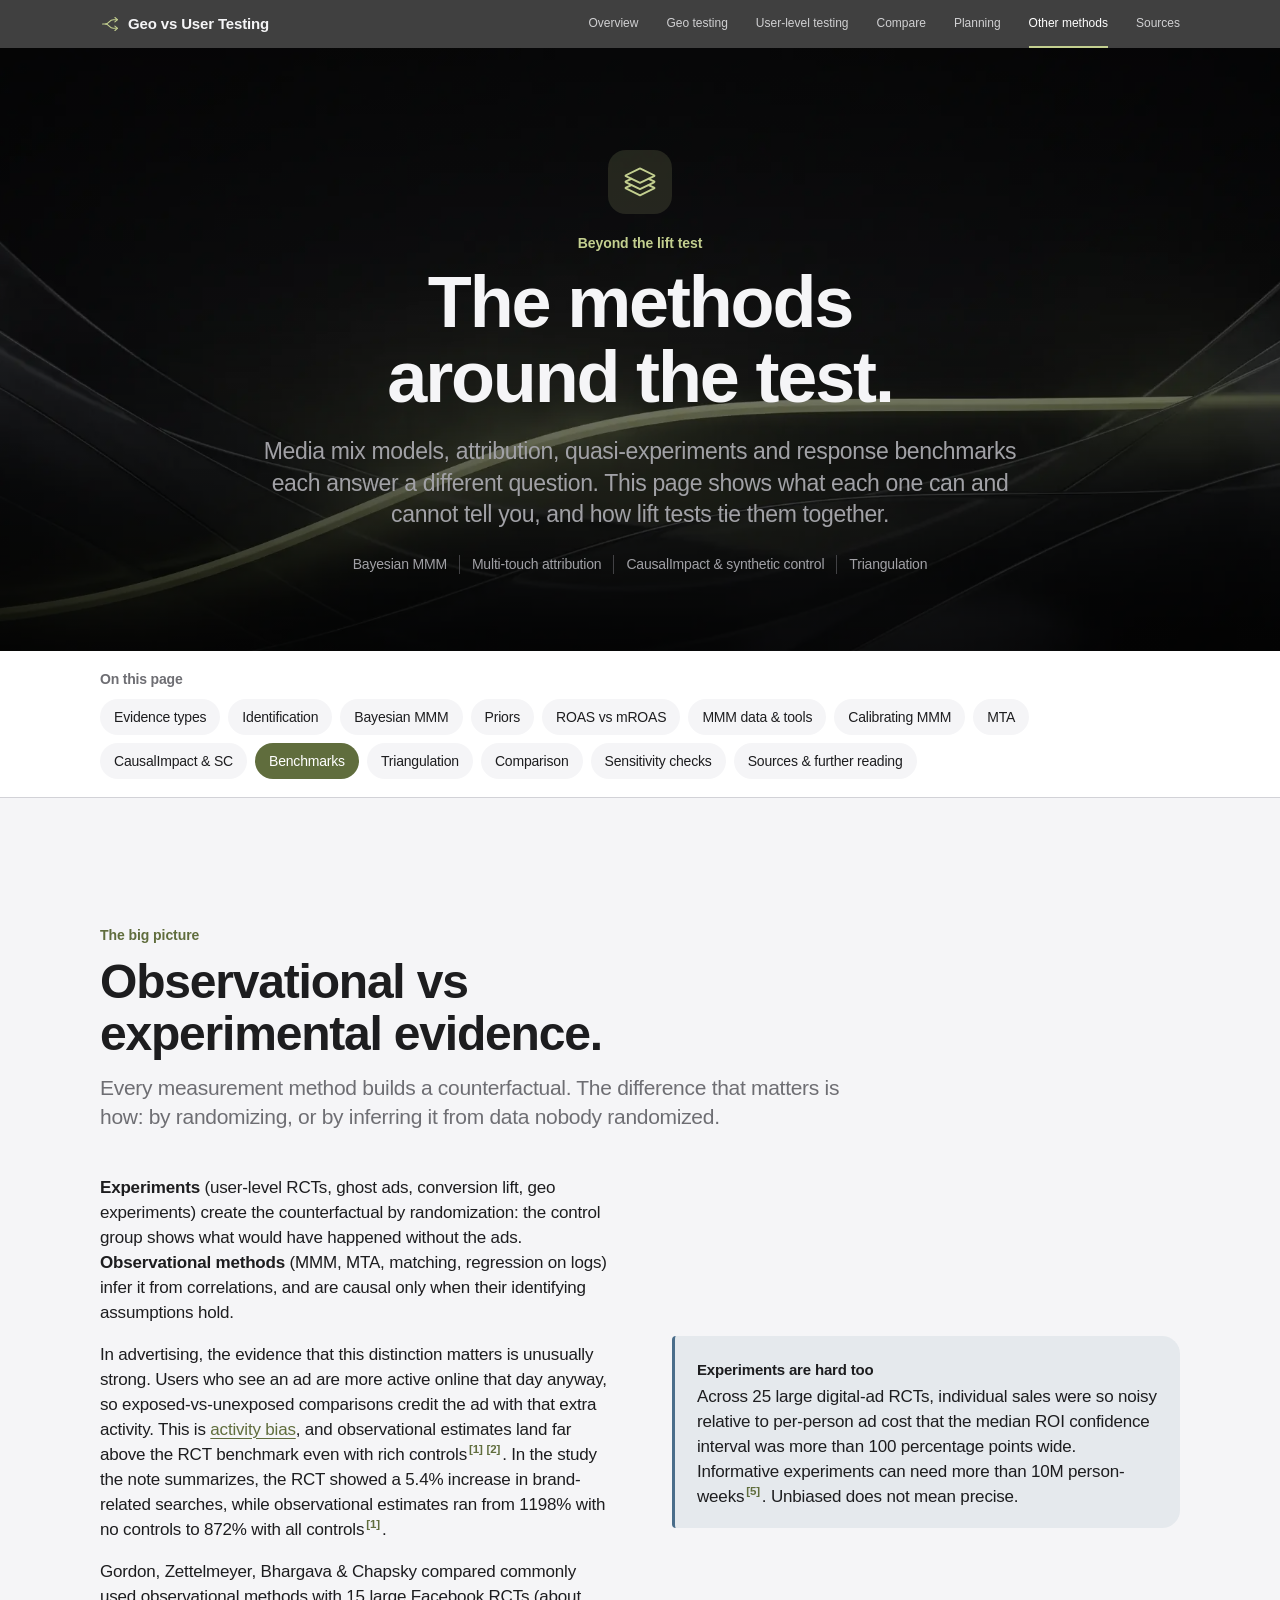
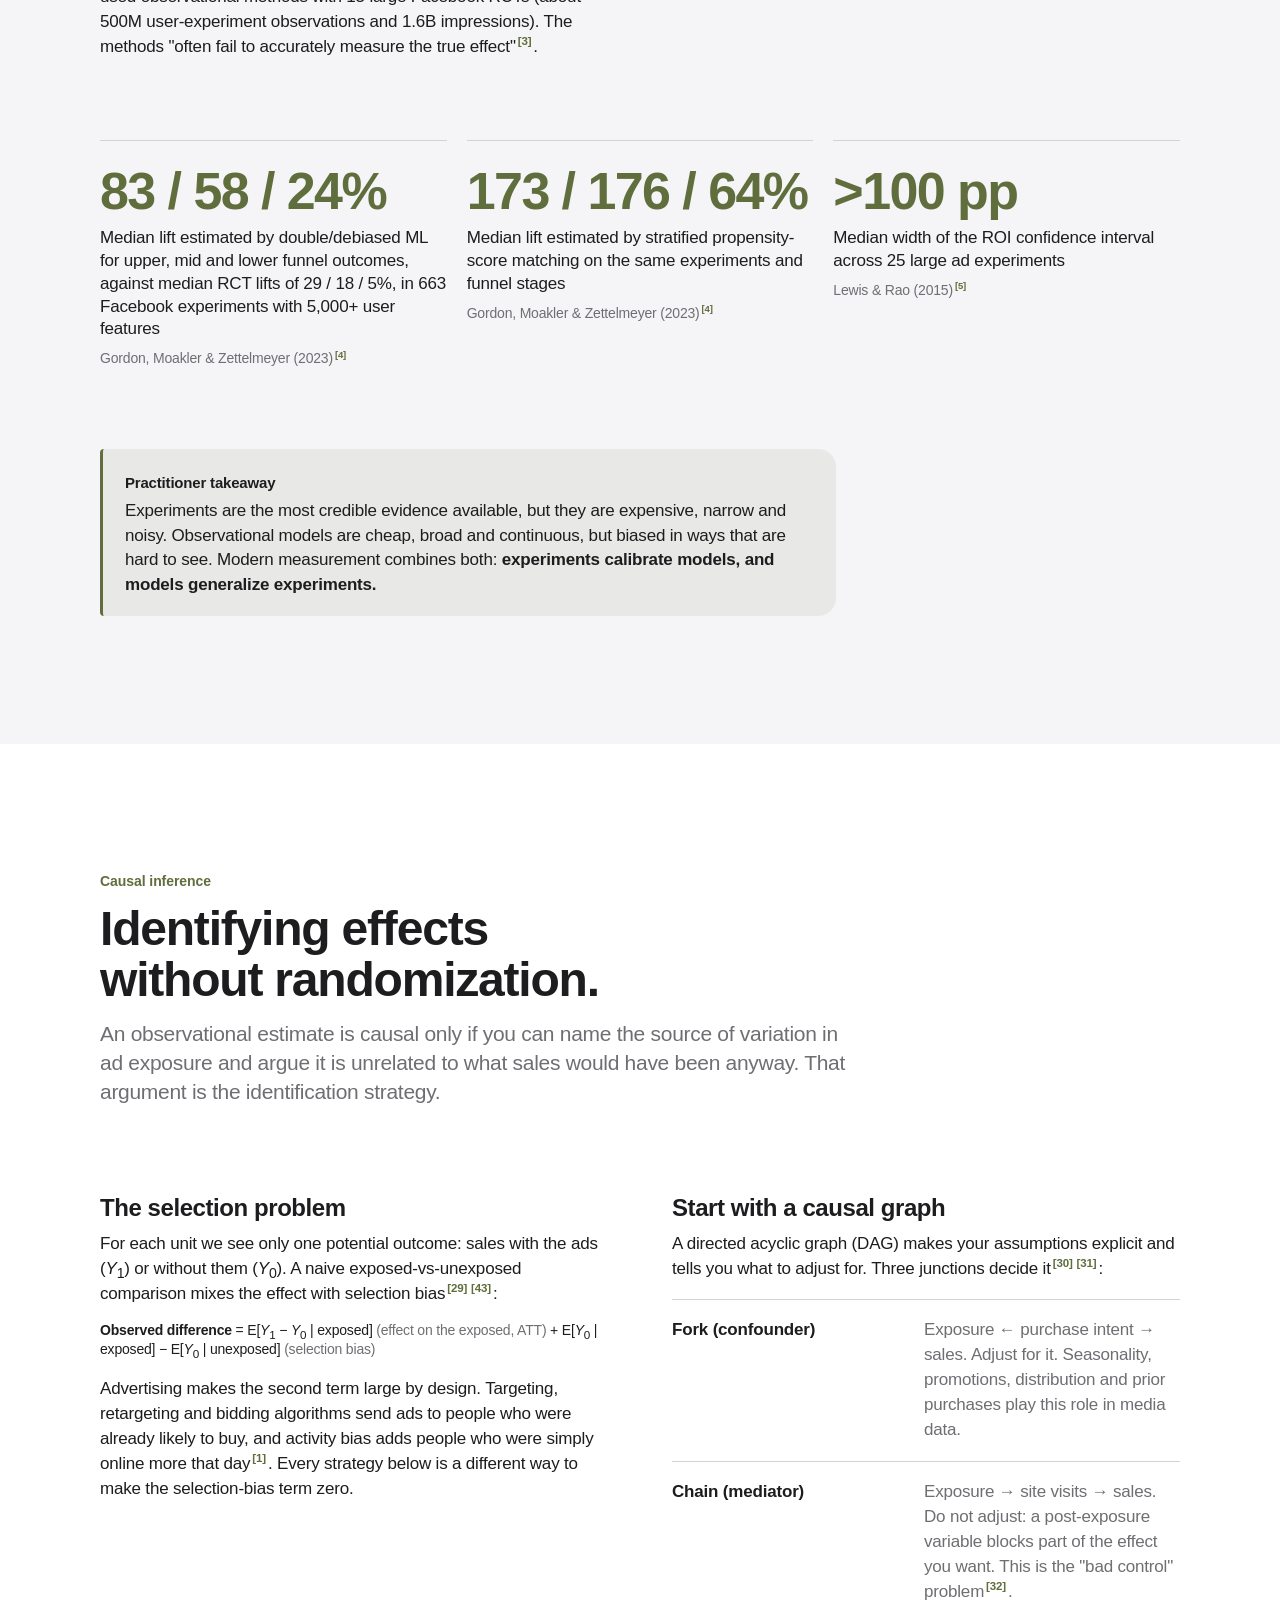
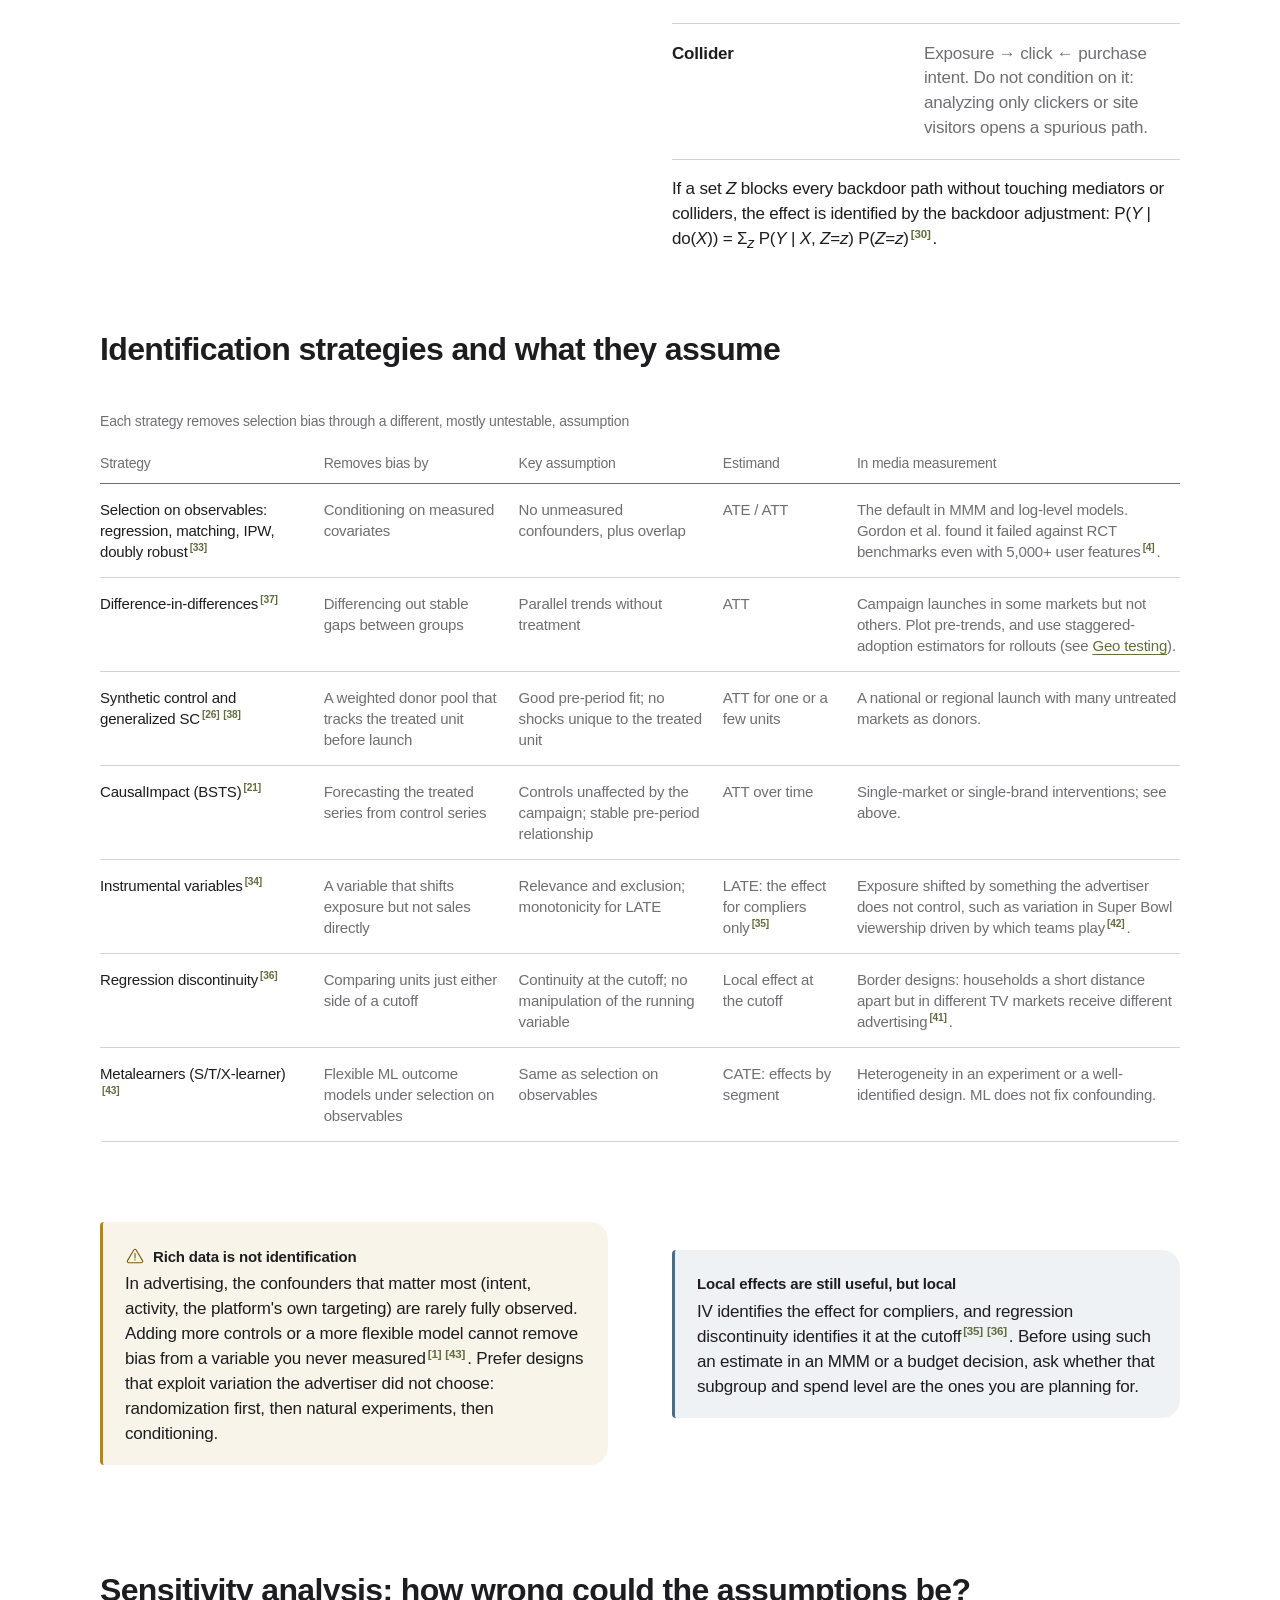
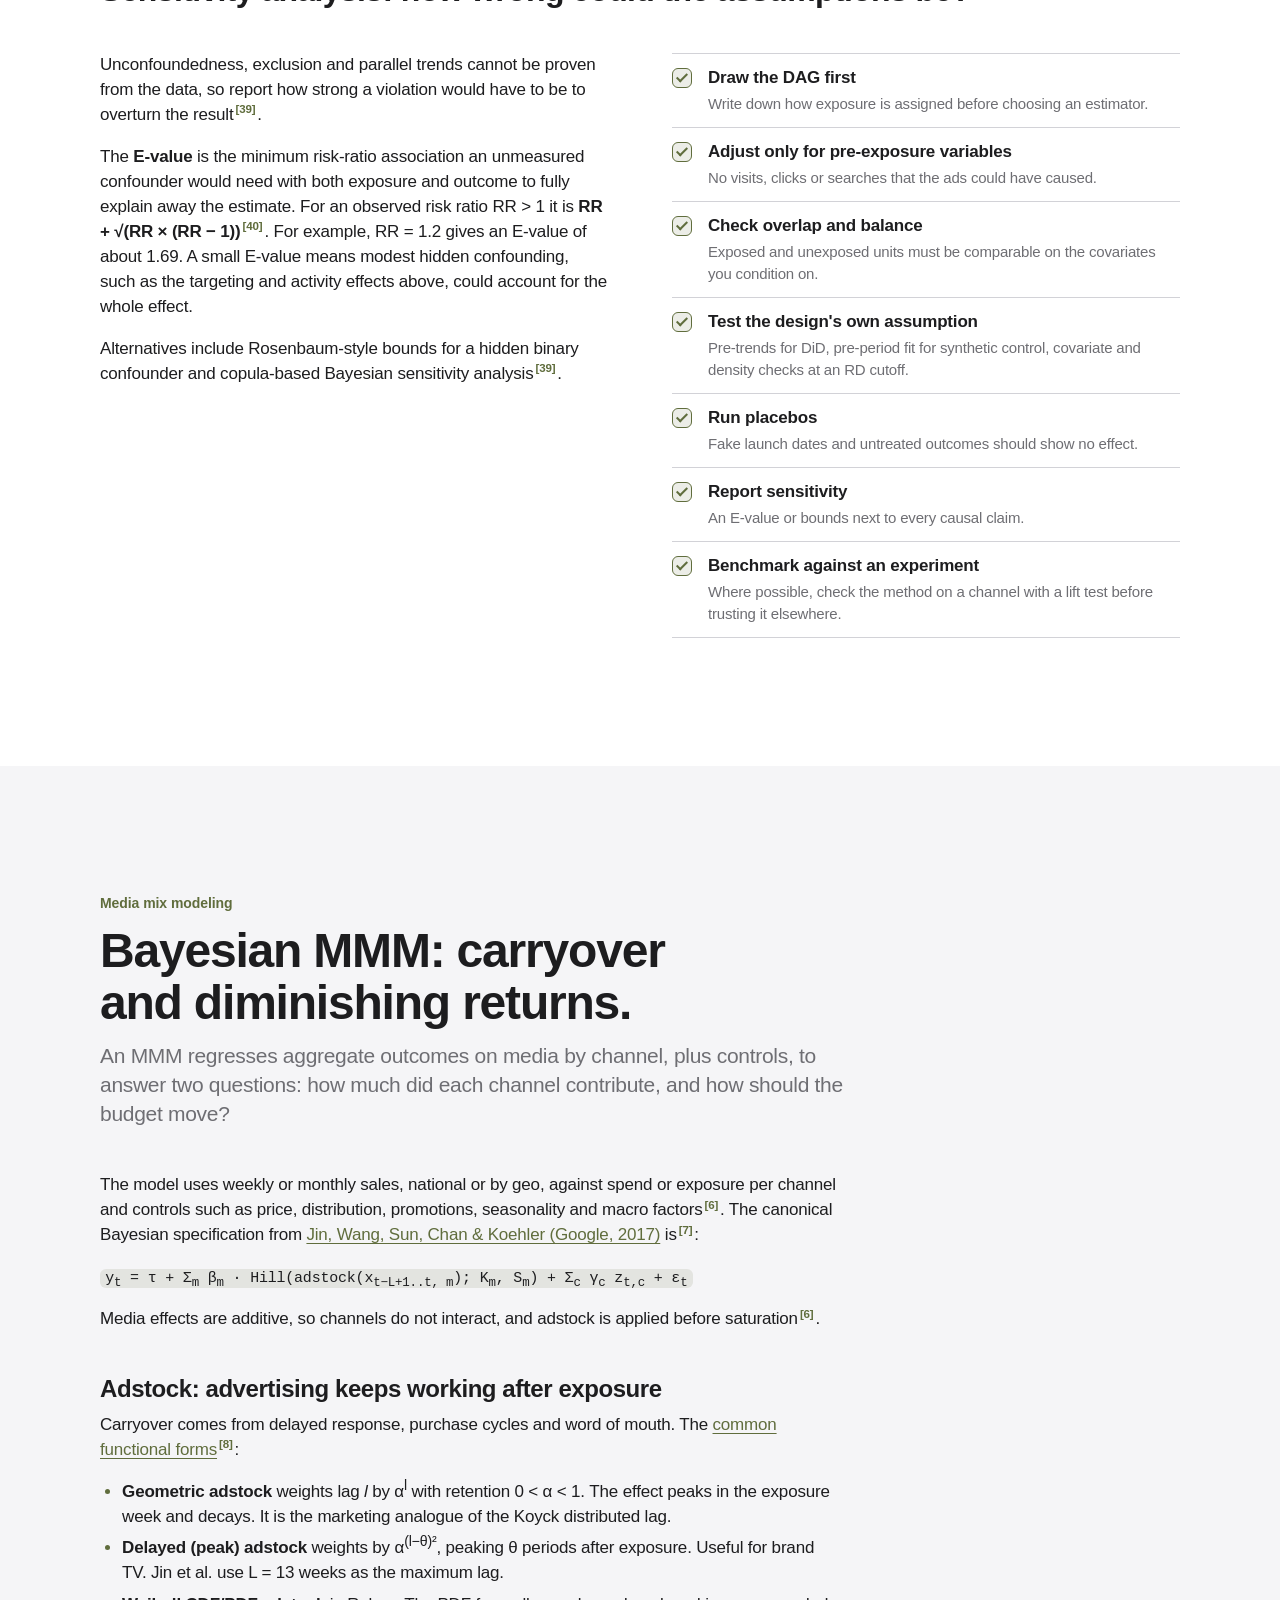
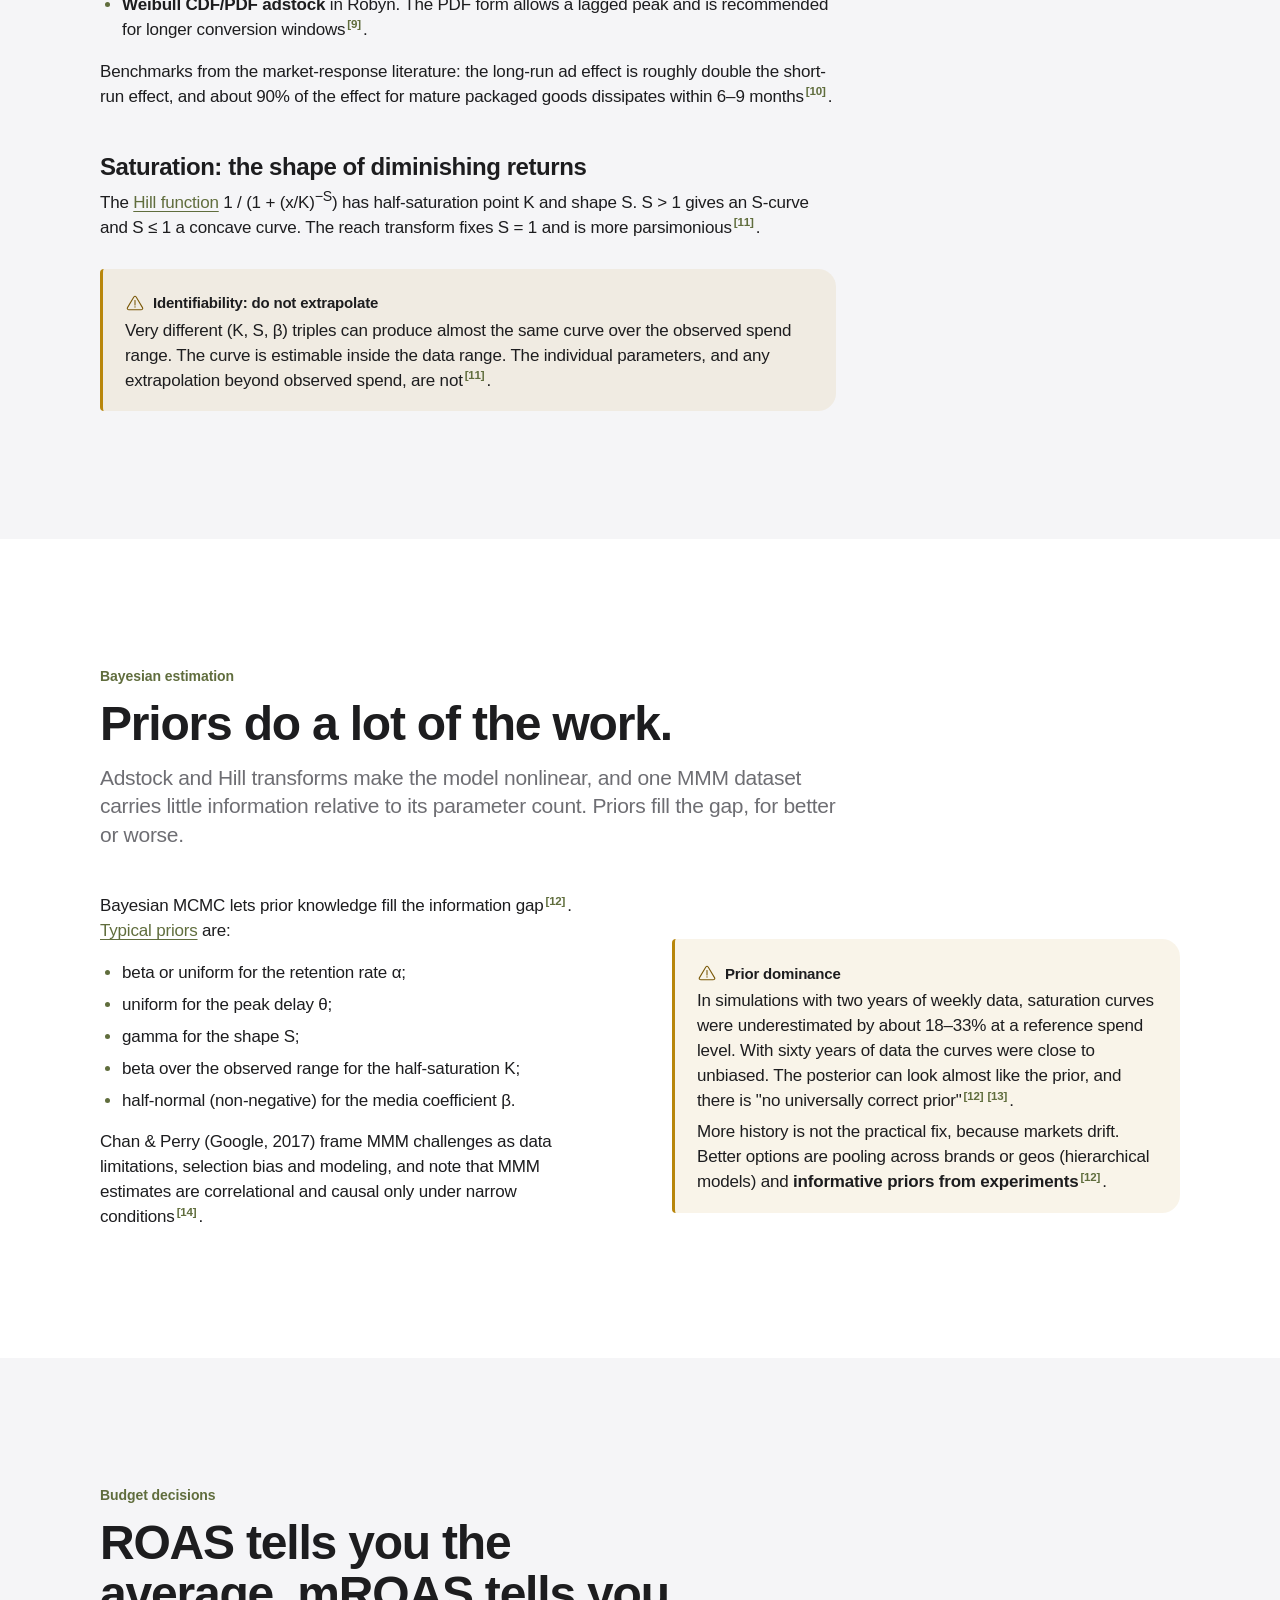
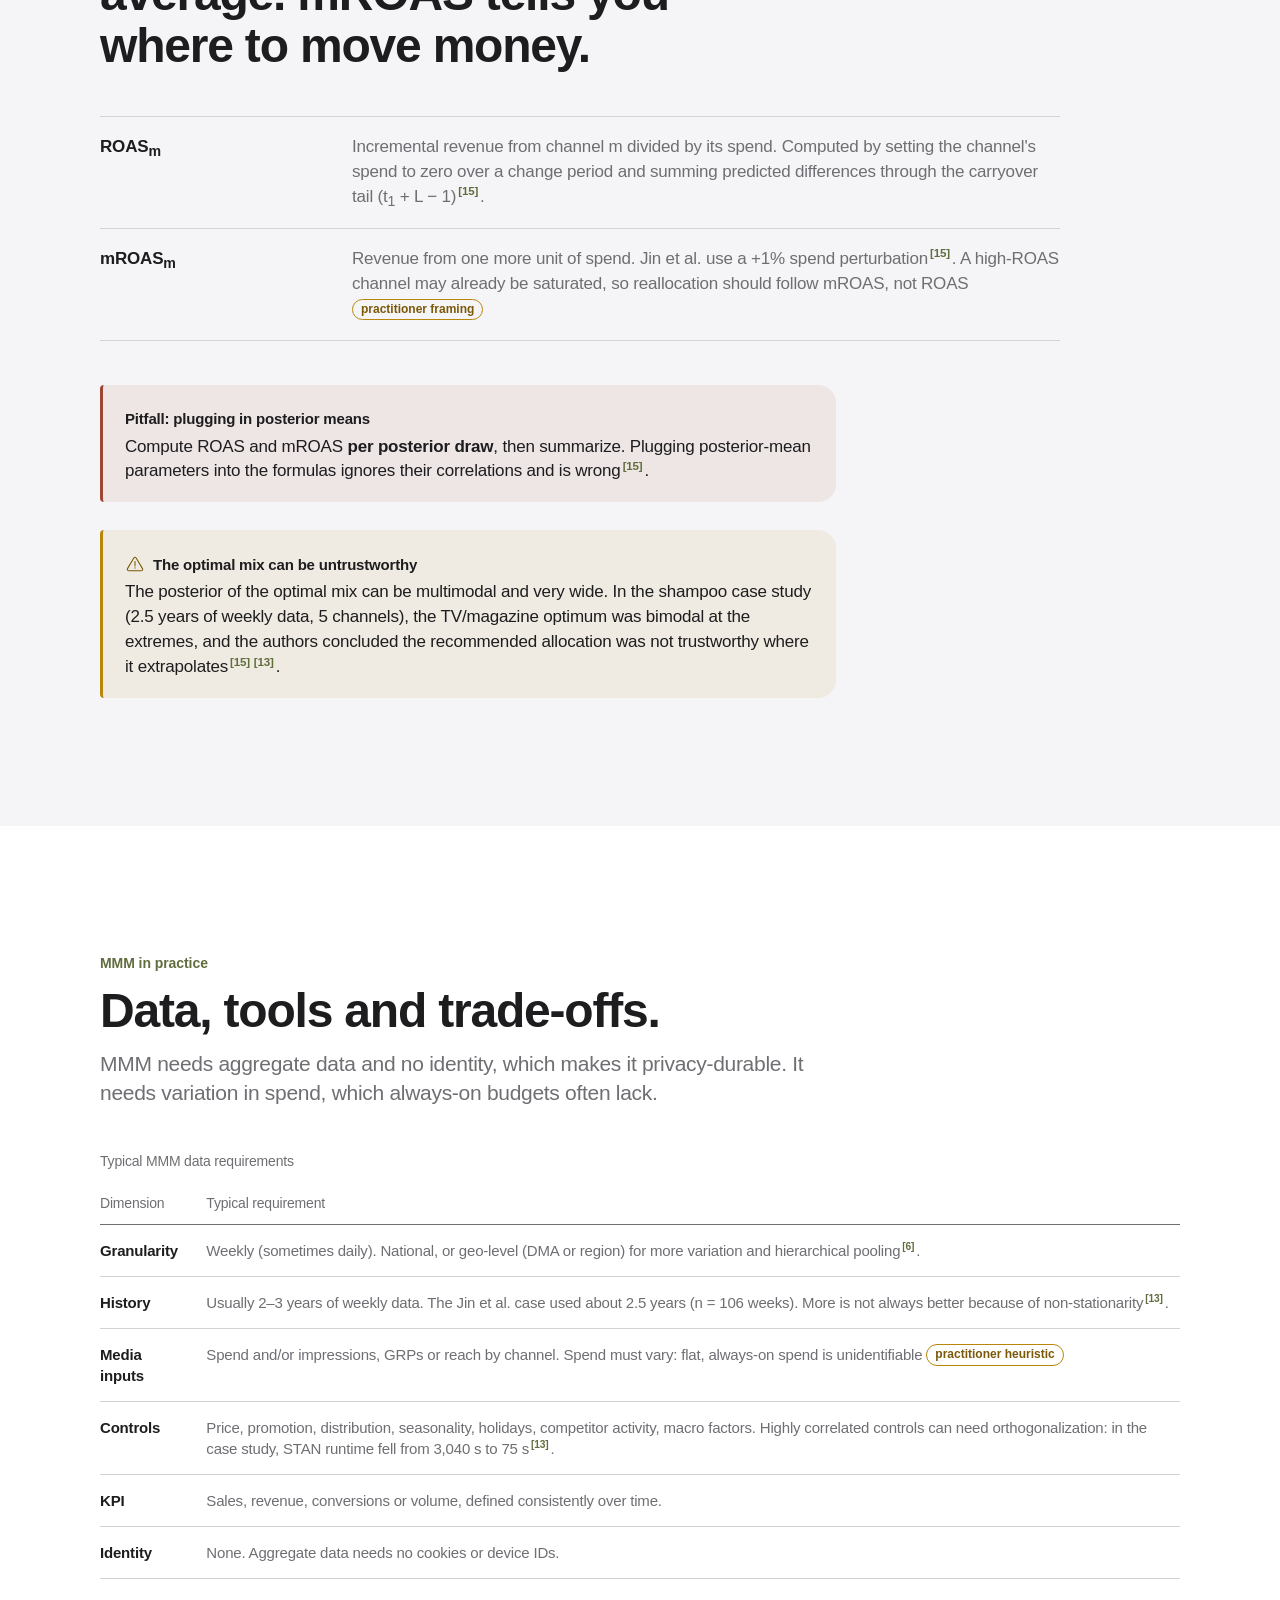
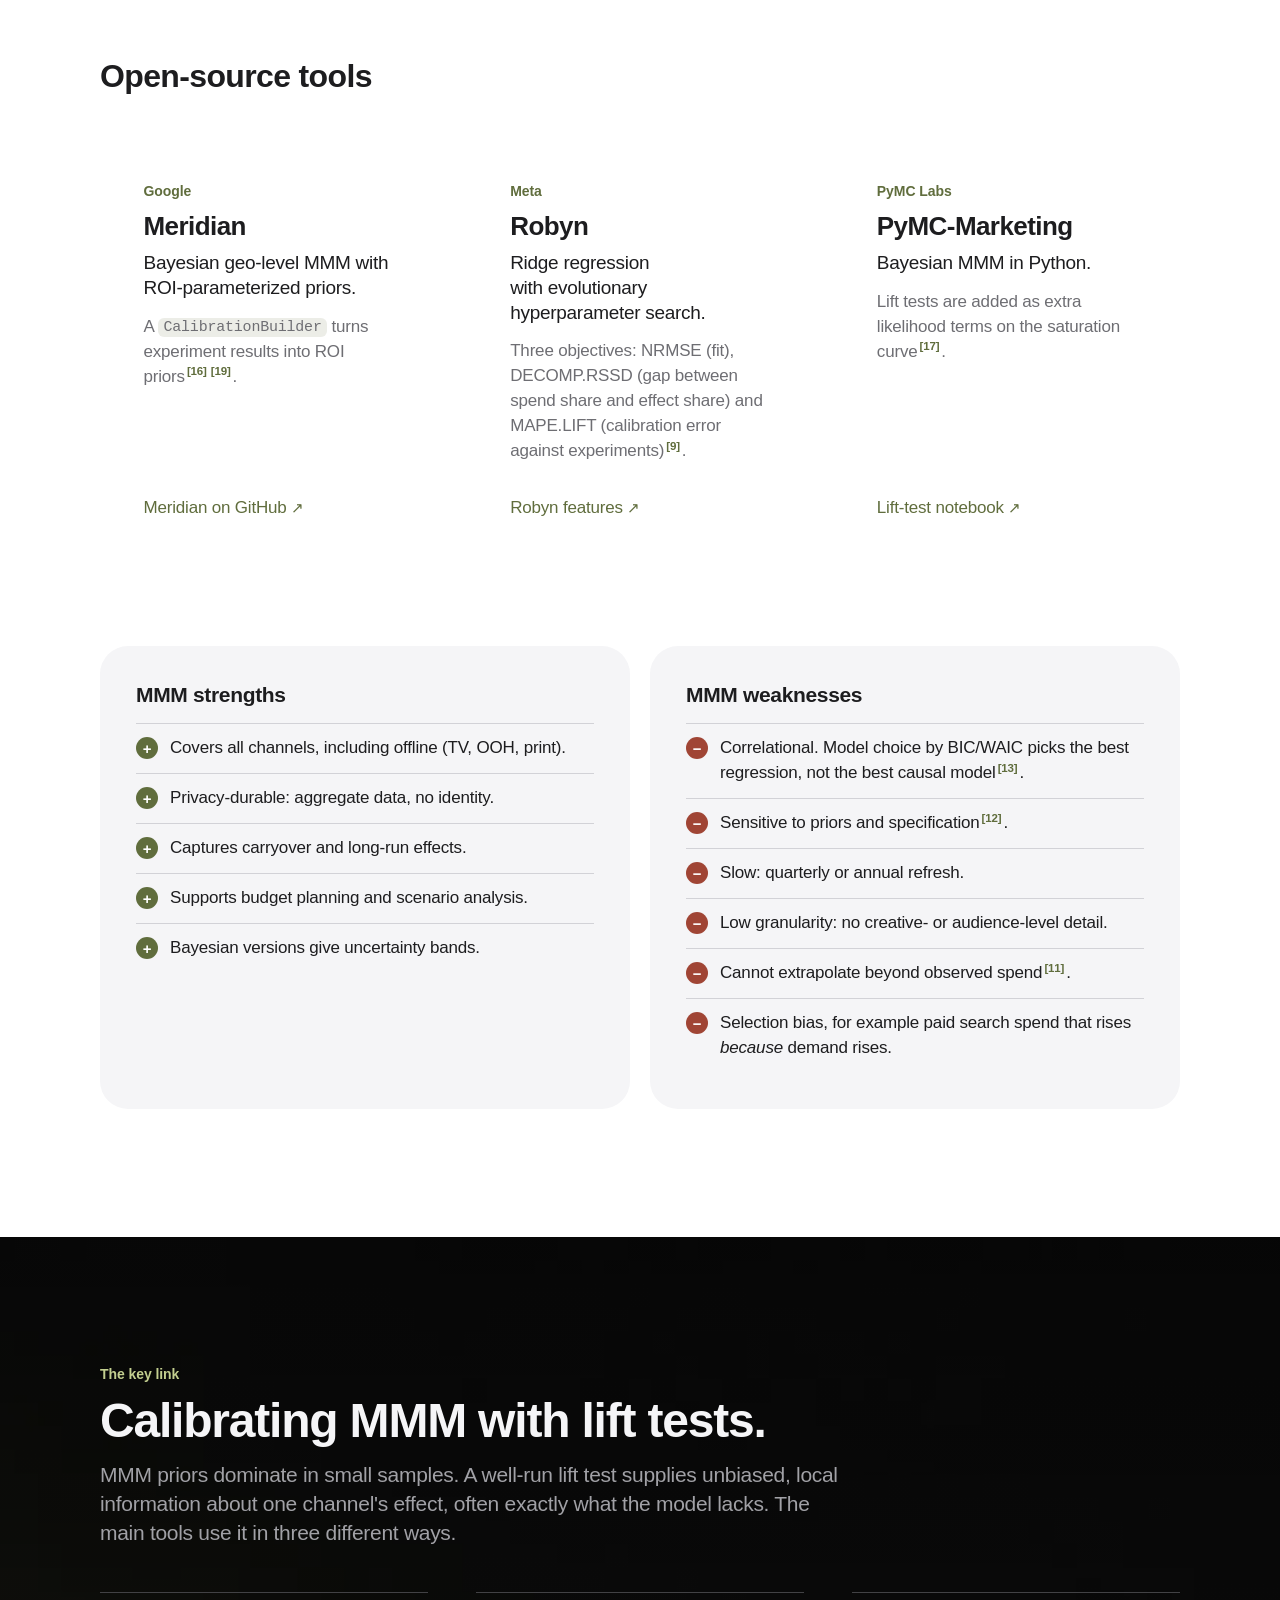
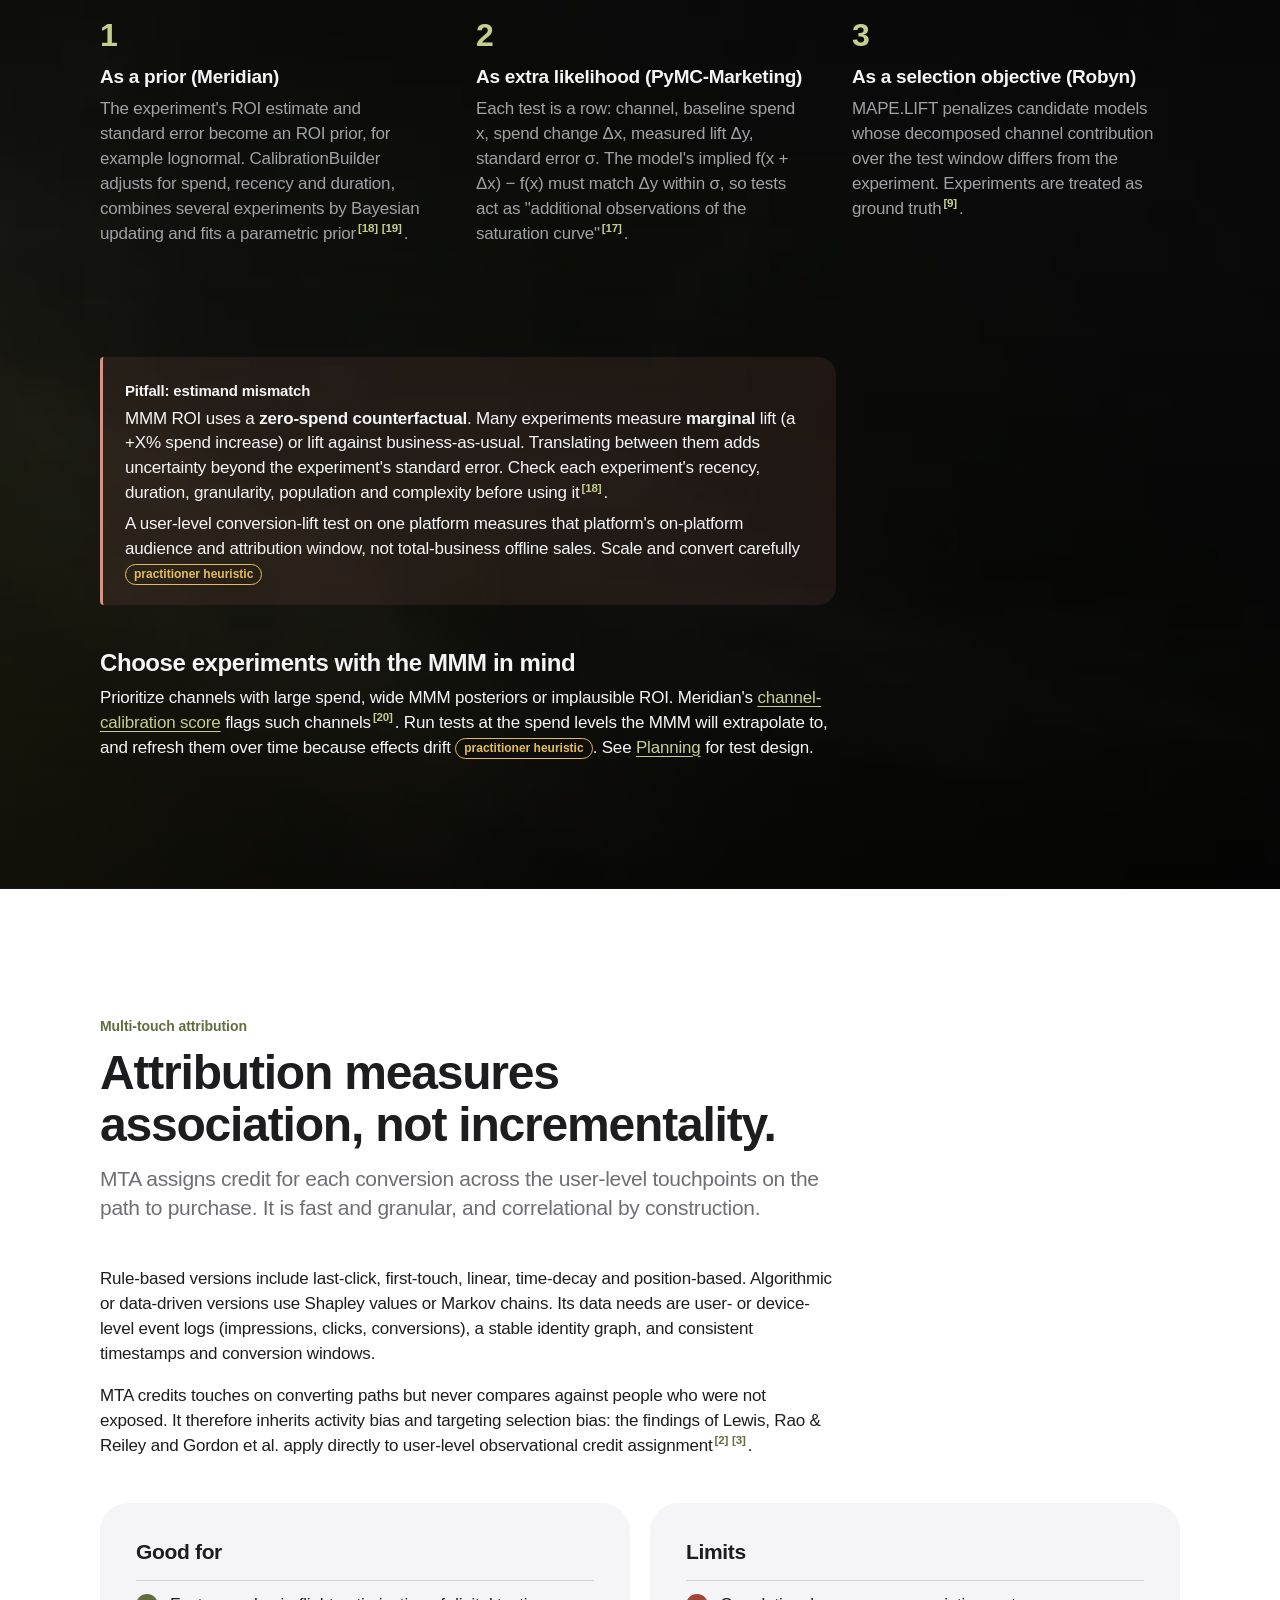
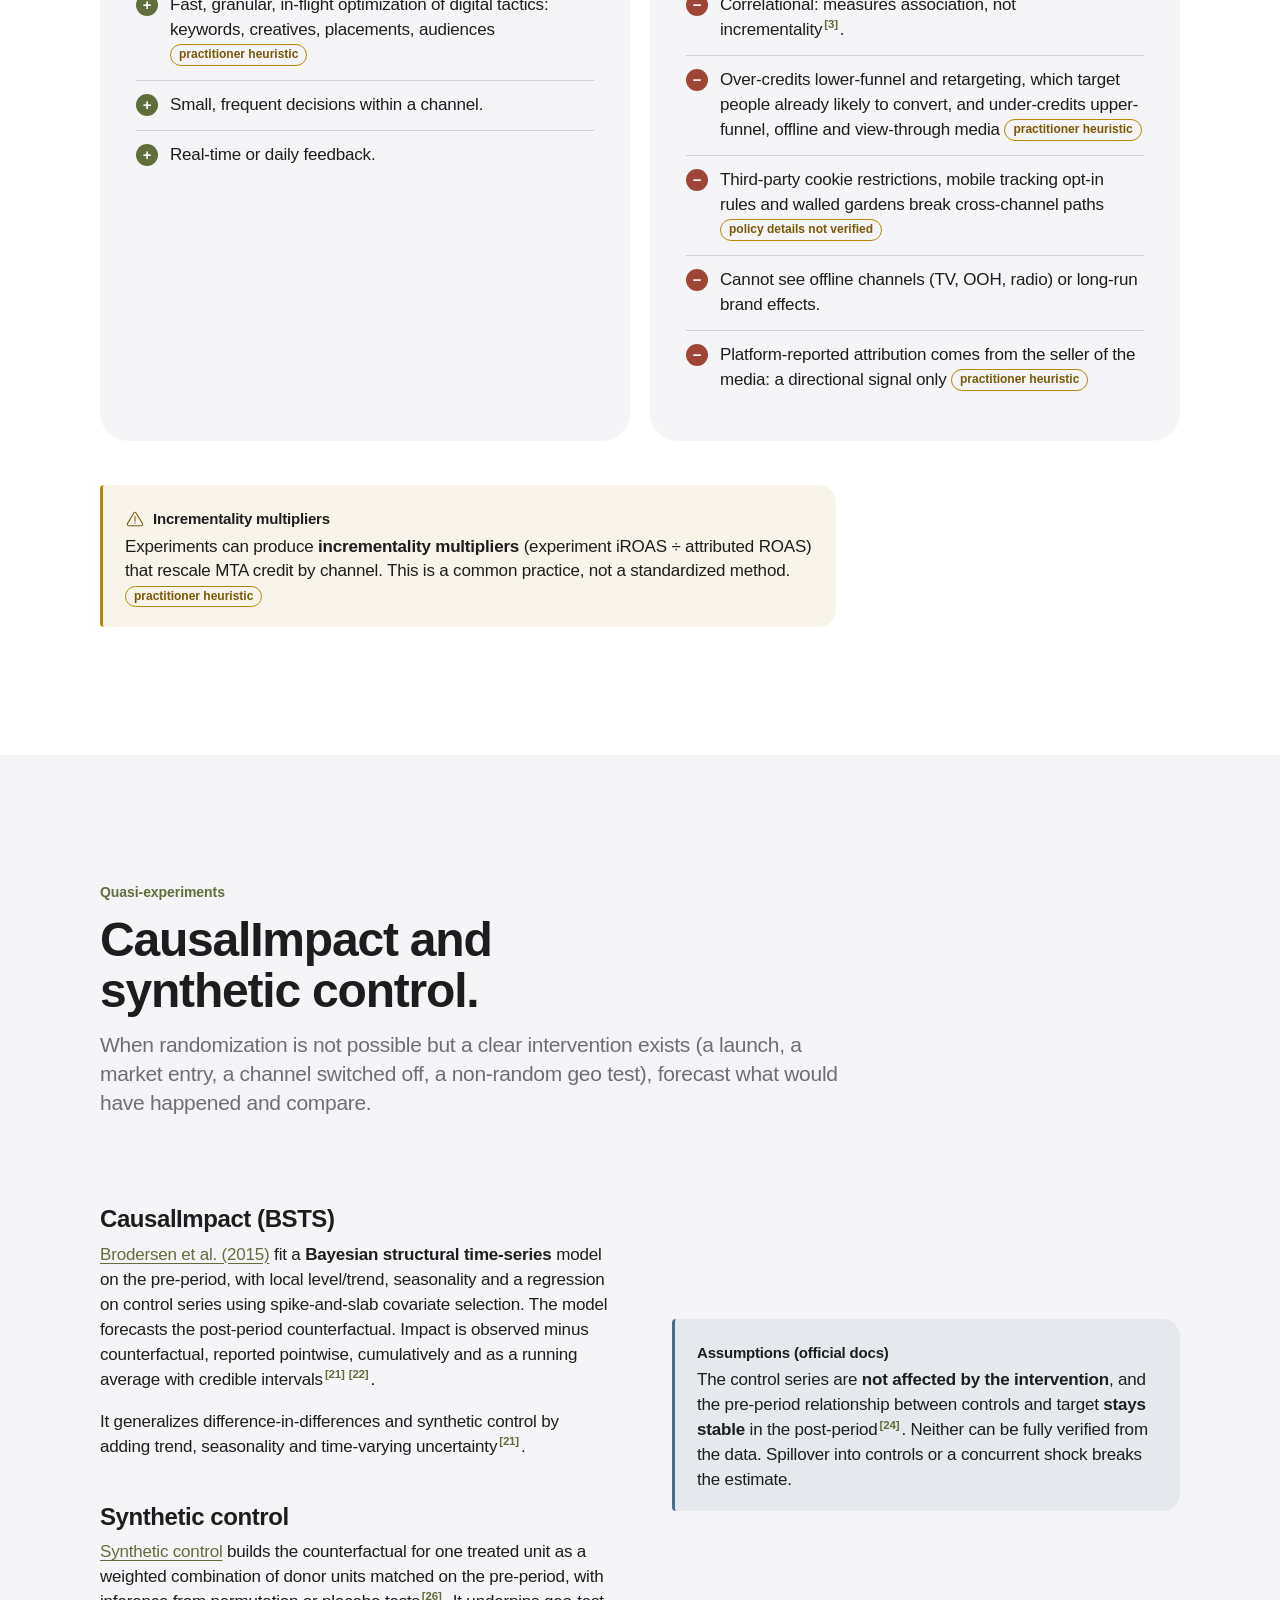
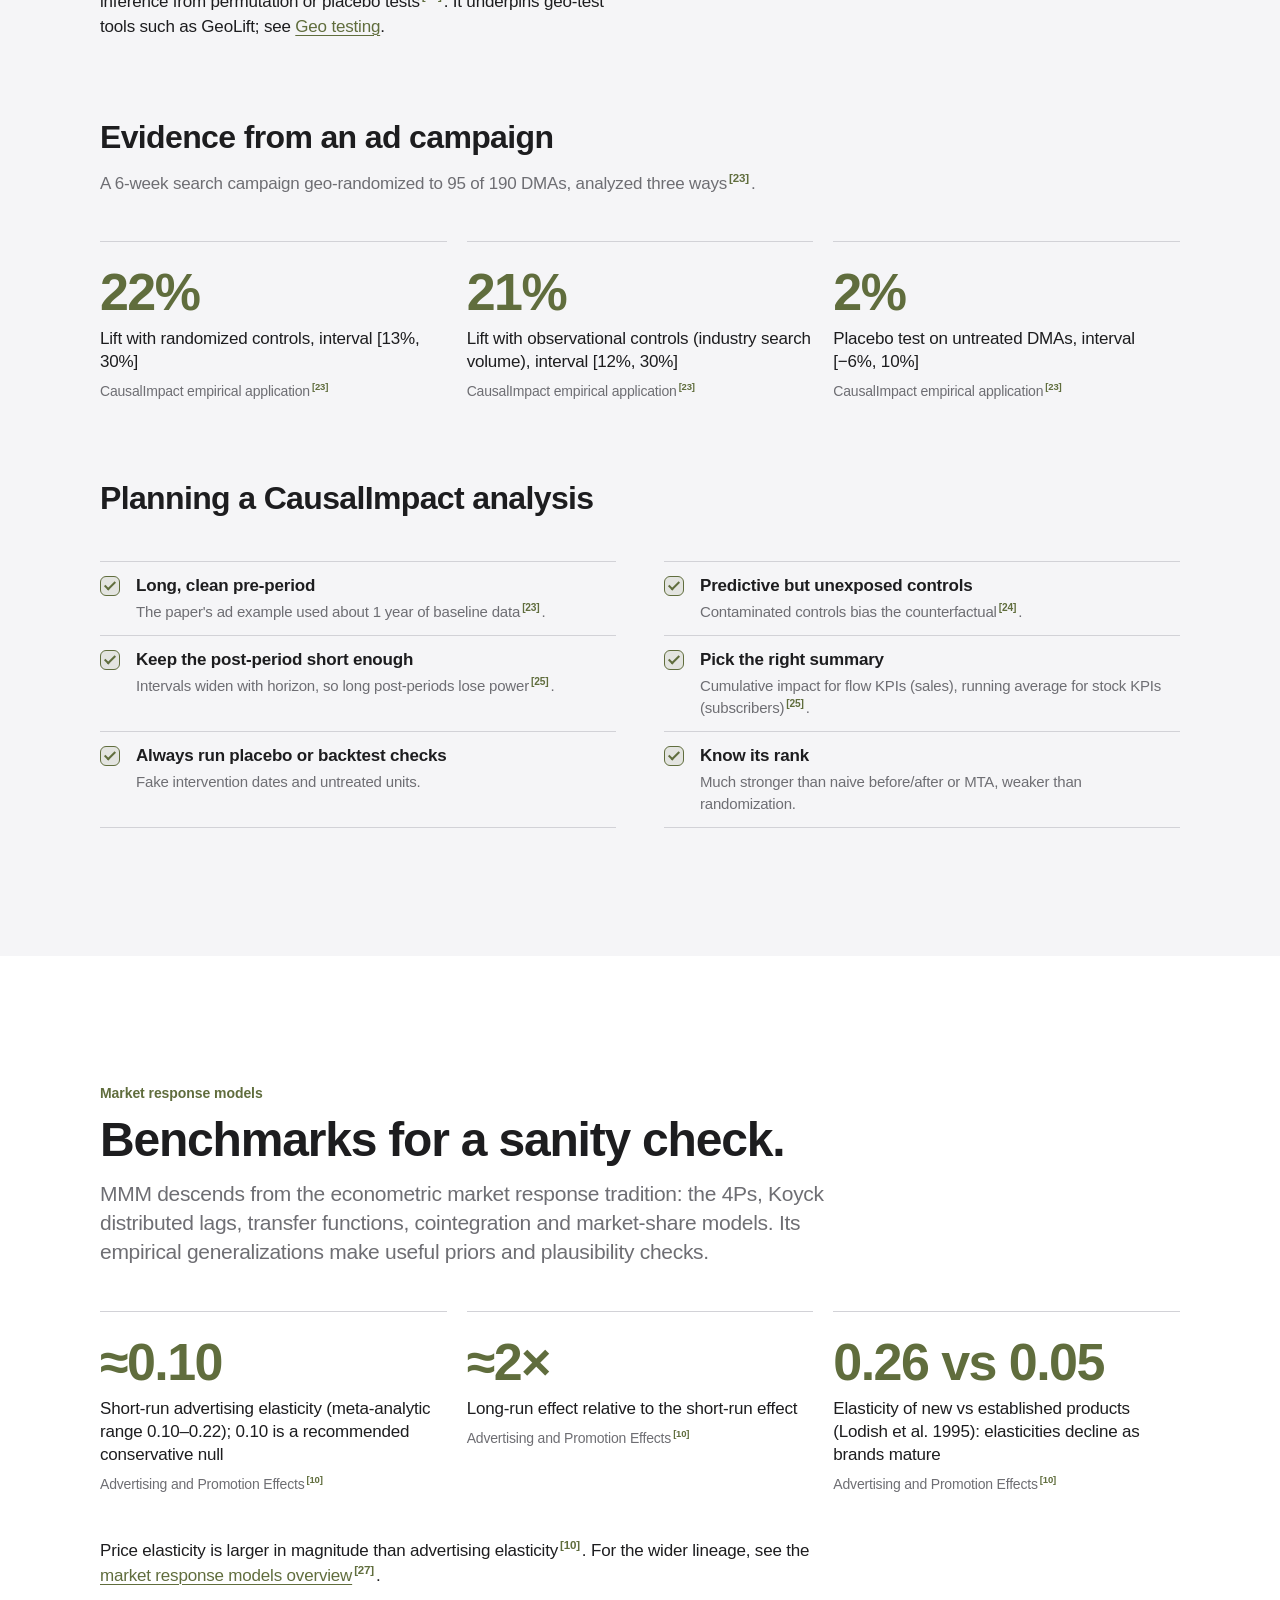
<file: other-methods.html>
<!doctype html>
<html lang="en" class="no-js">
<head>
  <meta charset="utf-8">
  <meta name="viewport" content="width=device-width, initial-scale=1">
  <title>Other methods · Geo vs User-Level Testing</title>
  <meta name="description" content="How MMM, multi-touch attribution, CausalImpact, synthetic control and response benchmarks relate to lift tests, and how to combine them into one measurement loop.">
  <meta name="theme-color" content="#000000">
  <meta name="color-scheme" content="light">
  <meta property="og:type" content="website">
  <meta property="og:site_name" content="Geo vs User-Level Testing">
  <meta property="og:title" content="Other methods · Geo vs User-Level Testing">
  <meta property="og:description" content="How MMM, multi-touch attribution, CausalImpact, synthetic control and response benchmarks relate to lift tests, and how to combine them into one measurement loop.">
  <meta property="og:url" content="https://redam94.github.io/geo-vs-user-level-testing/other-methods.html">
  <meta property="og:image" content="https://redam94.github.io/geo-vs-user-level-testing/assets/img/hero.webp">
  <meta property="og:image:alt" content="A minimal 3D map of U.S. regions, some highlighted olive as test markets, dissolving into a grid of individual dots representing people.">
  <meta name="twitter:card" content="summary_large_image">
  <link rel="icon" type="image/svg+xml" href="assets/icons/split.svg">
  <link rel="stylesheet" href="assets/css/site.css">
  <script src="assets/js/site.js"></script>
</head>
<body>
  <a class="skip-link" href="#main">Skip to content</a>

  <header class="nav">
    <div class="nav-inner">
      <a class="nav-brand" href="index.html"><span class="icon icon-split" aria-hidden="true"></span>Geo vs User Testing</a>
      <button class="nav-toggle" type="button" aria-expanded="false" aria-controls="nav-menu"><span class="nav-toggle-bars" aria-hidden="true"></span><span class="sr-only">Menu</span></button>
      <nav class="nav-menu" id="nav-menu" aria-label="Primary">
        <ul class="nav-links">
          <li><a href="index.html">Overview</a></li>
          <li><a href="geo-testing.html">Geo testing</a></li>
          <li><a href="user-level-testing.html">User-level testing</a></li>
          <li><a href="compare.html">Compare</a></li>
          <li><a href="planning.html">Planning</a></li>
          <li><a href="other-methods.html" aria-current="page">Other methods</a></li>
          <li><a href="sources.html">Sources</a></li>
        </ul>
      </nav>
    </div>
  </header>

  <main id="main">

    <!-- Sub-hero -->
    <section class="subhero on-dark has-bg bg-methods" aria-labelledby="page-title">
      <div class="wrap">
        <span class="icon-badge"><span class="icon icon-layers" aria-hidden="true"></span></span>
        <p class="eyebrow">Beyond the lift test</p>
        <h1 class="subhero-title" id="page-title">The methods around the test.</h1>
        <p class="subhero-lede">Media mix models, attribution, quasi-experiments and response benchmarks each answer a different question. This page shows what each one can and cannot tell you, and how lift tests tie them together.</p>
        <div class="meta"><span>Bayesian MMM</span><span>Multi-touch attribution</span><span>CausalImpact &amp; synthetic control</span><span>Triangulation</span></div>
      </div>
    </section>

    <!-- TOC -->
    <div class="toc-band on-light">
      <div class="wrap">
        <nav class="toc" data-toc aria-label="On this page"></nav>
      </div>
    </div>

    <!-- 1. Observational vs experimental -->
    <section class="section on-mist" aria-labelledby="evidence">
      <div class="wrap">
        <div class="section-head">
          <p class="eyebrow">The big picture</p>
          <h2 class="headline" id="evidence" data-toc-label="Evidence types">Observational vs experimental evidence.</h2>
          <p class="lede">Every measurement method builds a counterfactual. The difference that matters is how: by randomizing, or by inferring it from data nobody randomized.</p>
        </div>

        <div class="split mt-m">
          <div class="prose">
            <p><strong>Experiments</strong> (user-level RCTs, ghost ads, conversion lift, geo experiments) create the counterfactual by randomization: the control group shows what would have happened without the ads. <strong>Observational methods</strong> (MMM, MTA, matching, regression on logs) infer it from correlations, and are causal only when their identifying assumptions hold.</p>
            <p>In advertising, the evidence that this distinction matters is unusually strong. Users who see an ad are more active online that day anyway, so exposed-vs-unexposed comparisons credit the ad with that extra activity. This is <a href="https://redam94.github.io/second-brain/Research/Research-Methodology/Activity-Bias-in-Advertising">activity bias</a>, and observational estimates land far above the RCT benchmark even with rich controls<sup class="cite"><a href="#ref-1">1</a></sup><sup class="cite"><a href="#ref-2">2</a></sup>. In the study the note summarizes, the RCT showed a 5.4% increase in brand-related searches, while observational estimates ran from 1198% with no controls to 872% with all controls<sup class="cite"><a href="#ref-1">1</a></sup>.</p>
            <p>Gordon, Zettelmeyer, Bhargava &amp; Chapsky compared commonly used observational methods with 15 large Facebook RCTs (about 500M user-experiment observations and 1.6B impressions). The methods "often fail to accurately measure the true effect"<sup class="cite"><a href="#ref-3">3</a></sup>.</p>
          </div>
          <div class="callout note">
            <p class="callout-title">Experiments are hard too</p>
            <p>Across 25 large digital-ad RCTs, individual sales were so noisy relative to per-person ad cost that the median ROI confidence interval was more than 100 percentage points wide. Informative experiments can need more than 10M person-weeks<sup class="cite"><a href="#ref-5">5</a></sup>. Unbiased does not mean precise.</p>
          </div>
        </div>

        <ul class="stats mt-l">
          <li class="stat">
            <span class="stat-value">83 / 58 / 24%</span>
            <span class="stat-label">Median lift estimated by double/debiased ML for upper, mid and lower funnel outcomes, against median RCT lifts of 29 / 18 / 5%, in 663 Facebook experiments with 5,000+ user features</span>
            <span class="stat-note">Gordon, Moakler &amp; Zettelmeyer (2023)<sup class="cite"><a href="#ref-4">4</a></sup></span>
          </li>
          <li class="stat">
            <span class="stat-value">173 / 176 / 64%</span>
            <span class="stat-label">Median lift estimated by stratified propensity-score matching on the same experiments and funnel stages</span>
            <span class="stat-note">Gordon, Moakler &amp; Zettelmeyer (2023)<sup class="cite"><a href="#ref-4">4</a></sup></span>
          </li>
          <li class="stat">
            <span class="stat-value">&gt;100 pp</span>
            <span class="stat-label">Median width of the ROI confidence interval across 25 large ad experiments</span>
            <span class="stat-note">Lewis &amp; Rao (2015)<sup class="cite"><a href="#ref-5">5</a></sup></span>
          </li>
        </ul>

        <div class="prose mt-l">
          <div class="callout tip">
            <p class="callout-title">Practitioner takeaway</p>
            <p>Experiments are the most credible evidence available, but they are expensive, narrow and noisy. Observational models are cheap, broad and continuous, but biased in ways that are hard to see. Modern measurement combines both: <strong>experiments calibrate models, and models generalize experiments.</strong></p>
          </div>
        </div>
      </div>
    </section>

    <!-- 1b. Identification in observational data -->
    <section class="section on-light" aria-labelledby="identification">
      <div class="wrap">
        <div class="section-head">
          <p class="eyebrow">Causal inference</p>
          <h2 class="headline" id="identification" data-toc-label="Identification">Identifying effects without randomization.</h2>
          <p class="lede">An observational estimate is causal only if you can name the source of variation in ad exposure and argue it is unrelated to what sales would have been anyway. That argument is the identification strategy.</p>
        </div>

        <div class="split split-top mt-m">
          <div class="prose">
            <h3>The selection problem</h3>
            <p>For each unit we see only one potential outcome: sales with the ads (<em>Y</em><sub>1</sub>) or without them (<em>Y</em><sub>0</sub>). A naive exposed-vs-unexposed comparison mixes the effect with selection bias<sup class="cite"><a href="#ref-29">29</a></sup><sup class="cite"><a href="#ref-43">43</a></sup>:</p>
            <p class="small"><strong>Observed difference</strong> = E[<em>Y</em><sub>1</sub> − <em>Y</em><sub>0</sub> | exposed] <span class="muted">(effect on the exposed, ATT)</span> + E[<em>Y</em><sub>0</sub> | exposed] − E[<em>Y</em><sub>0</sub> | unexposed] <span class="muted">(selection bias)</span></p>
            <p>Advertising makes the second term large by design. Targeting, retargeting and bidding algorithms send ads to people who were already likely to buy, and activity bias adds people who were simply online more that day<sup class="cite"><a href="#ref-1">1</a></sup>. Every strategy below is a different way to make the selection-bias term zero.</p>
          </div>
          <div class="prose">
            <h3>Start with a causal graph</h3>
            <p>A directed acyclic graph (DAG) makes your assumptions explicit and tells you what to adjust for. Three junctions decide it<sup class="cite"><a href="#ref-30">30</a></sup><sup class="cite"><a href="#ref-31">31</a></sup>:</p>
            <dl class="deflist">
              <div><dt>Fork (confounder)</dt><dd>Exposure ← purchase intent → sales. Adjust for it. Seasonality, promotions, distribution and prior purchases play this role in media data.</dd></div>
              <div><dt>Chain (mediator)</dt><dd>Exposure → site visits → sales. Do not adjust: a post-exposure variable blocks part of the effect you want. This is the "bad control" problem<sup class="cite"><a href="#ref-32">32</a></sup>.</dd></div>
              <div><dt>Collider</dt><dd>Exposure → click ← purchase intent. Do not condition on it: analyzing only clickers or site visitors opens a spurious path.</dd></div>
            </dl>
            <p>If a set <em>Z</em> blocks every backdoor path without touching mediators or colliders, the effect is identified by the backdoor adjustment: P(<em>Y</em> | do(<em>X</em>)) = Σ<sub><em>z</em></sub> P(<em>Y</em> | <em>X</em>, <em>Z</em>=<em>z</em>) P(<em>Z</em>=<em>z</em>)<sup class="cite"><a href="#ref-30">30</a></sup>.</p>
          </div>
        </div>

        <h3 class="subhead mt-l">Identification strategies and what they assume</h3>
        <div class="table-scroll mt-m" role="region" aria-label="Identification strategies for observational data" tabindex="0">
          <table class="compare compare-wide">
            <caption>Each strategy removes selection bias through a different, mostly untestable, assumption</caption>
            <thead>
              <tr><th scope="col">Strategy</th><th scope="col">Removes bias by</th><th scope="col">Key assumption</th><th scope="col">Estimand</th><th scope="col">In media measurement</th></tr>
            </thead>
            <tbody>
              <tr><td class="em">Selection on observables: regression, matching, IPW, doubly robust<sup class="cite"><a href="#ref-33">33</a></sup></td><td>Conditioning on measured covariates</td><td>No unmeasured confounders, plus overlap</td><td>ATE / ATT</td><td>The default in MMM and log-level models. Gordon et al. found it failed against RCT benchmarks even with 5,000+ user features<sup class="cite"><a href="#ref-4">4</a></sup>.</td></tr>
              <tr><td class="em">Difference-in-differences<sup class="cite"><a href="#ref-37">37</a></sup></td><td>Differencing out stable gaps between groups</td><td>Parallel trends without treatment</td><td>ATT</td><td>Campaign launches in some markets but not others. Plot pre-trends, and use staggered-adoption estimators for rollouts (see <a href="geo-testing.html">Geo testing</a>).</td></tr>
              <tr><td class="em">Synthetic control and generalized SC<sup class="cite"><a href="#ref-26">26</a></sup><sup class="cite"><a href="#ref-38">38</a></sup></td><td>A weighted donor pool that tracks the treated unit before launch</td><td>Good pre-period fit; no shocks unique to the treated unit</td><td>ATT for one or a few units</td><td>A national or regional launch with many untreated markets as donors.</td></tr>
              <tr><td class="em">CausalImpact (BSTS)<sup class="cite"><a href="#ref-21">21</a></sup></td><td>Forecasting the treated series from control series</td><td>Controls unaffected by the campaign; stable pre-period relationship</td><td>ATT over time</td><td>Single-market or single-brand interventions; see above.</td></tr>
              <tr><td class="em">Instrumental variables<sup class="cite"><a href="#ref-34">34</a></sup></td><td>A variable that shifts exposure but not sales directly</td><td>Relevance and exclusion; monotonicity for LATE</td><td>LATE: the effect for compliers only<sup class="cite"><a href="#ref-35">35</a></sup></td><td>Exposure shifted by something the advertiser does not control, such as variation in Super Bowl viewership driven by which teams play<sup class="cite"><a href="#ref-42">42</a></sup>.</td></tr>
              <tr><td class="em">Regression discontinuity<sup class="cite"><a href="#ref-36">36</a></sup></td><td>Comparing units just either side of a cutoff</td><td>Continuity at the cutoff; no manipulation of the running variable</td><td>Local effect at the cutoff</td><td>Border designs: households a short distance apart but in different TV markets receive different advertising<sup class="cite"><a href="#ref-41">41</a></sup>.</td></tr>
              <tr><td class="em">Metalearners (S/T/X-learner)<sup class="cite"><a href="#ref-43">43</a></sup></td><td>Flexible ML outcome models under selection on observables</td><td>Same as selection on observables</td><td>CATE: effects by segment</td><td>Heterogeneity in an experiment or a well-identified design. ML does not fix confounding.</td></tr>
            </tbody>
          </table>
        </div>

        <div class="split split-top mt-l">
          <div class="callout warning">
            <p class="callout-title"><span class="icon icon-warning" aria-hidden="true"></span>Rich data is not identification</p>
            <p>In advertising, the confounders that matter most (intent, activity, the platform's own targeting) are rarely fully observed. Adding more controls or a more flexible model cannot remove bias from a variable you never measured<sup class="cite"><a href="#ref-1">1</a></sup><sup class="cite"><a href="#ref-43">43</a></sup>. Prefer designs that exploit variation the advertiser did not choose: randomization first, then natural experiments, then conditioning.</p>
          </div>
          <div class="callout note">
            <p class="callout-title">Local effects are still useful, but local</p>
            <p>IV identifies the effect for compliers, and regression discontinuity identifies it at the cutoff<sup class="cite"><a href="#ref-35">35</a></sup><sup class="cite"><a href="#ref-36">36</a></sup>. Before using such an estimate in an MMM or a budget decision, ask whether that subgroup and spend level are the ones you are planning for.</p>
          </div>
        </div>

        <h3 class="subhead mt-l">Sensitivity analysis: how wrong could the assumptions be?</h3>
        <div class="split split-top mt-m">
          <div class="prose">
            <p>Unconfoundedness, exclusion and parallel trends cannot be proven from the data, so report how strong a violation would have to be to overturn the result<sup class="cite"><a href="#ref-39">39</a></sup>.</p>
            <p>The <strong>E-value</strong> is the minimum risk-ratio association an unmeasured confounder would need with both exposure and outcome to fully explain away the estimate. For an observed risk ratio RR &gt; 1 it is <strong>RR + √(RR × (RR − 1))</strong><sup class="cite"><a href="#ref-40">40</a></sup>. For example, RR = 1.2 gives an E-value of about 1.69. A small E-value means modest hidden confounding, such as the targeting and activity effects above, could account for the whole effect.</p>
            <p>Alternatives include Rosenbaum-style bounds for a hidden binary confounder and copula-based Bayesian sensitivity analysis<sup class="cite"><a href="#ref-39">39</a></sup>.</p>
          </div>
          <ul class="checklist">
            <li><strong>Draw the DAG first</strong><span class="muted">Write down how exposure is assigned before choosing an estimator.</span></li>
            <li><strong>Adjust only for pre-exposure variables</strong><span class="muted">No visits, clicks or searches that the ads could have caused.</span></li>
            <li><strong>Check overlap and balance</strong><span class="muted">Exposed and unexposed units must be comparable on the covariates you condition on.</span></li>
            <li><strong>Test the design's own assumption</strong><span class="muted">Pre-trends for DiD, pre-period fit for synthetic control, covariate and density checks at an RD cutoff.</span></li>
            <li><strong>Run placebos</strong><span class="muted">Fake launch dates and untreated outcomes should show no effect.</span></li>
            <li><strong>Report sensitivity</strong><span class="muted">An E-value or bounds next to every causal claim.</span></li>
            <li><strong>Benchmark against an experiment</strong><span class="muted">Where possible, check the method on a channel with a lift test before trusting it elsewhere.</span></li>
          </ul>
        </div>
      </div>
    </section>

    <!-- 2. MMM: specification, adstock, saturation -->
    <section class="section on-mist" aria-labelledby="mmm">
      <div class="wrap">
        <div class="section-head">
          <p class="eyebrow">Media mix modeling</p>
          <h2 class="headline" id="mmm" data-toc-label="Bayesian MMM">Bayesian MMM: carryover and diminishing returns.</h2>
          <p class="lede">An MMM regresses aggregate outcomes on media by channel, plus controls, to answer two questions: how much did each channel contribute, and how should the budget move?</p>
        </div>

        <div class="prose mt-m">
          <p>The model uses weekly or monthly sales, national or by geo, against spend or exposure per channel and controls such as price, distribution, promotions, seasonality and macro factors<sup class="cite"><a href="#ref-6">6</a></sup>. The canonical Bayesian specification from <a href="https://research.google/pubs/bayesian-methods-for-media-mix-modeling-with-carryover-and-shape-effects/">Jin, Wang, Sun, Chan &amp; Koehler (Google, 2017)</a> is<sup class="cite"><a href="#ref-7">7</a></sup>:</p>
          <p><code>y<sub>t</sub> = τ + Σ<sub>m</sub> β<sub>m</sub> · Hill(adstock(x<sub>t−L+1..t, m</sub>); K<sub>m</sub>, S<sub>m</sub>) + Σ<sub>c</sub> γ<sub>c</sub> z<sub>t,c</sub> + ε<sub>t</sub></code></p>
          <p>Media effects are additive, so channels do not interact, and adstock is applied before saturation<sup class="cite"><a href="#ref-6">6</a></sup>.</p>

          <h3>Adstock: advertising keeps working after exposure</h3>
          <p>Carryover comes from delayed response, purchase cycles and word of mouth. The <a href="https://redam94.github.io/second-brain/Research/Market-Response-Models/Bayesian-Media-Mix-Modeling/Carryover-(Adstock)-Functional-Forms">common functional forms</a><sup class="cite"><a href="#ref-8">8</a></sup>:</p>
          <ul>
            <li><strong>Geometric adstock</strong> weights lag <em>l</em> by α<sup>l</sup> with retention 0 &lt; α &lt; 1. The effect peaks in the exposure week and decays. It is the marketing analogue of the Koyck distributed lag.</li>
            <li><strong>Delayed (peak) adstock</strong> weights by α<sup>(l−θ)²</sup>, peaking θ periods after exposure. Useful for brand TV. Jin et al. use L = 13 weeks as the maximum lag.</li>
            <li><strong>Weibull CDF/PDF adstock</strong> in Robyn. The PDF form allows a lagged peak and is recommended for longer conversion windows<sup class="cite"><a href="#ref-9">9</a></sup>.</li>
          </ul>
          <p>Benchmarks from the market-response literature: the long-run ad effect is roughly double the short-run effect, and about 90% of the effect for mature packaged goods dissipates within 6–9 months<sup class="cite"><a href="#ref-10">10</a></sup>.</p>

          <h3>Saturation: the shape of diminishing returns</h3>
          <p>The <a href="https://redam94.github.io/second-brain/Research/Market-Response-Models/Bayesian-Media-Mix-Modeling/Shape-(Saturation)-Effects">Hill function</a> 1 / (1 + (x/K)<sup>−S</sup>) has half-saturation point K and shape S. S &gt; 1 gives an S-curve and S ≤ 1 a concave curve. The reach transform fixes S = 1 and is more parsimonious<sup class="cite"><a href="#ref-11">11</a></sup>.</p>
          <div class="callout caveat">
            <p class="callout-title"><span class="icon icon-warning" aria-hidden="true"></span>Identifiability: do not extrapolate</p>
            <p>Very different (K, S, β) triples can produce almost the same curve over the observed spend range. The curve is estimable inside the data range. The individual parameters, and any extrapolation beyond observed spend, are not<sup class="cite"><a href="#ref-11">11</a></sup>.</p>
          </div>
        </div>
      </div>
    </section>

    <!-- 3. Priors -->
    <section class="section on-light" aria-labelledby="priors">
      <div class="wrap">
        <div class="section-head">
          <p class="eyebrow">Bayesian estimation</p>
          <h2 class="headline" id="priors" data-toc-label="Priors">Priors do a lot of the work.</h2>
          <p class="lede">Adstock and Hill transforms make the model nonlinear, and one MMM dataset carries little information relative to its parameter count. Priors fill the gap, for better or worse.</p>
        </div>

        <div class="split mt-m">
          <div class="prose">
            <p>Bayesian MCMC lets prior knowledge fill the information gap<sup class="cite"><a href="#ref-12">12</a></sup>. <a href="https://redam94.github.io/second-brain/Research/Market-Response-Models/Bayesian-Media-Mix-Modeling/Bayesian-Estimation-and-Priors-for-MMM">Typical priors</a> are:</p>
            <ul>
              <li>beta or uniform for the retention rate α;</li>
              <li>uniform for the peak delay θ;</li>
              <li>gamma for the shape S;</li>
              <li>beta over the observed range for the half-saturation K;</li>
              <li>half-normal (non-negative) for the media coefficient β.</li>
            </ul>
            <p>Chan &amp; Perry (Google, 2017) frame MMM challenges as data limitations, selection bias and modeling, and note that MMM estimates are correlational and causal only under narrow conditions<sup class="cite"><a href="#ref-14">14</a></sup>.</p>
          </div>
          <div class="callout caveat">
            <p class="callout-title"><span class="icon icon-warning" aria-hidden="true"></span>Prior dominance</p>
            <p>In simulations with two years of weekly data, saturation curves were underestimated by about 18–33% at a reference spend level. With sixty years of data the curves were close to unbiased. The posterior can look almost like the prior, and there is "no universally correct prior"<sup class="cite"><a href="#ref-12">12</a></sup><sup class="cite"><a href="#ref-13">13</a></sup>.</p>
            <p>More history is not the practical fix, because markets drift. Better options are pooling across brands or geos (hierarchical models) and <strong>informative priors from experiments</strong><sup class="cite"><a href="#ref-12">12</a></sup>.</p>
          </div>
        </div>
      </div>
    </section>

    <!-- 4. ROAS vs mROAS -->
    <section class="section on-mist" aria-labelledby="roas">
      <div class="wrap">
        <div class="section-head">
          <p class="eyebrow">Budget decisions</p>
          <h2 class="headline" id="roas" data-toc-label="ROAS vs mROAS">ROAS tells you the average. mROAS tells you where to move money.</h2>
        </div>

        <dl class="deflist mt-m">
          <div><dt>ROAS<sub>m</sub></dt><dd>Incremental revenue from channel m divided by its spend. Computed by setting the channel's spend to zero over a change period and summing predicted differences through the carryover tail (t<sub>1</sub> + L − 1)<sup class="cite"><a href="#ref-15">15</a></sup>.</dd></div>
          <div><dt>mROAS<sub>m</sub></dt><dd>Revenue from one more unit of spend. Jin et al. use a +1% spend perturbation<sup class="cite"><a href="#ref-15">15</a></sup>. A high-ROAS channel may already be saturated, so reallocation should follow mROAS, not ROAS <span class="flag">practitioner framing</span></dd></div>
        </dl>

        <div class="prose mt-m">
          <div class="callout danger">
            <p class="callout-title">Pitfall: plugging in posterior means</p>
            <p>Compute ROAS and mROAS <strong>per posterior draw</strong>, then summarize. Plugging posterior-mean parameters into the formulas ignores their correlations and is wrong<sup class="cite"><a href="#ref-15">15</a></sup>.</p>
          </div>
          <div class="callout caveat">
            <p class="callout-title"><span class="icon icon-warning" aria-hidden="true"></span>The optimal mix can be untrustworthy</p>
            <p>The posterior of the optimal mix can be multimodal and very wide. In the shampoo case study (2.5 years of weekly data, 5 channels), the TV/magazine optimum was bimodal at the extremes, and the authors concluded the recommended allocation was not trustworthy where it extrapolates<sup class="cite"><a href="#ref-15">15</a></sup><sup class="cite"><a href="#ref-13">13</a></sup>.</p>
          </div>
        </div>
      </div>
    </section>

    <!-- 5. Data, tools, pros/cons -->
    <section class="section on-light" aria-labelledby="mmm-practice">
      <div class="wrap">
        <div class="section-head">
          <p class="eyebrow">MMM in practice</p>
          <h2 class="headline" id="mmm-practice" data-toc-label="MMM data &amp; tools">Data, tools and trade-offs.</h2>
          <p class="lede">MMM needs aggregate data and no identity, which makes it privacy-durable. It needs variation in spend, which always-on budgets often lack.</p>
        </div>

        <table class="compare mt-m">
          <caption>Typical MMM data requirements</caption>
          <thead>
            <tr><th scope="col">Dimension</th><th scope="col">Typical requirement</th></tr>
          </thead>
          <tbody>
            <tr><th scope="row">Granularity</th><td data-label="Typical requirement">Weekly (sometimes daily). National, or geo-level (DMA or region) for more variation and hierarchical pooling<sup class="cite"><a href="#ref-6">6</a></sup>.</td></tr>
            <tr><th scope="row">History</th><td data-label="Typical requirement">Usually 2–3 years of weekly data. The Jin et al. case used about 2.5 years (n = 106 weeks). More is not always better because of non-stationarity<sup class="cite"><a href="#ref-13">13</a></sup>.</td></tr>
            <tr><th scope="row">Media inputs</th><td data-label="Typical requirement">Spend and/or impressions, GRPs or reach by channel. Spend must vary: flat, always-on spend is unidentifiable <span class="flag">practitioner heuristic</span></td></tr>
            <tr><th scope="row">Controls</th><td data-label="Typical requirement">Price, promotion, distribution, seasonality, holidays, competitor activity, macro factors. Highly correlated controls can need orthogonalization: in the case study, STAN runtime fell from 3,040 s to 75 s<sup class="cite"><a href="#ref-13">13</a></sup>.</td></tr>
            <tr><th scope="row">KPI</th><td data-label="Typical requirement">Sales, revenue, conversions or volume, defined consistently over time.</td></tr>
            <tr><th scope="row">Identity</th><td data-label="Typical requirement">None. Aggregate data needs no cookies or device IDs.</td></tr>
          </tbody>
        </table>

        <h3 class="subhead mt-l">Open-source tools</h3>
        <div class="tiles tiles-3 mt-m">
          <article class="tile on-light">
            <div class="tile-copy">
              <p class="eyebrow">Google</p>
              <h3 class="tile-title">Meridian</h3>
              <p class="tile-tag">Bayesian geo-level MMM with ROI-parameterized priors.</p>
              <p class="tile-desc">A <code>CalibrationBuilder</code> turns experiment results into ROI priors<sup class="cite"><a href="#ref-16">16</a></sup><sup class="cite"><a href="#ref-19">19</a></sup>.</p>
              <div class="actions"><a class="link link-ext" href="https://github.com/google/meridian">Meridian on GitHub</a></div>
            </div>
          </article>
          <article class="tile on-light">
            <div class="tile-copy">
              <p class="eyebrow">Meta</p>
              <h3 class="tile-title">Robyn</h3>
              <p class="tile-tag">Ridge regression with evolutionary hyperparameter search.</p>
              <p class="tile-desc">Three objectives: NRMSE (fit), DECOMP.RSSD (gap between spend share and effect share) and MAPE.LIFT (calibration error against experiments)<sup class="cite"><a href="#ref-9">9</a></sup>.</p>
              <div class="actions"><a class="link link-ext" href="https://facebookexperimental.github.io/Robyn/docs/features">Robyn features</a></div>
            </div>
          </article>
          <article class="tile on-light">
            <div class="tile-copy">
              <p class="eyebrow">PyMC Labs</p>
              <h3 class="tile-title">PyMC-Marketing</h3>
              <p class="tile-tag">Bayesian MMM in Python.</p>
              <p class="tile-desc">Lift tests are added as extra likelihood terms on the saturation curve<sup class="cite"><a href="#ref-17">17</a></sup>.</p>
              <div class="actions"><a class="link link-ext" href="https://www.pymc-marketing.io/en/stable/notebooks/mmm/mmm_lift_test.html">Lift-test notebook</a></div>
            </div>
          </article>
        </div>

        <div class="proscons mt-l">
          <div class="proscons-col">
            <h3>MMM strengths</h3>
            <ul class="list-pro">
              <li>Covers all channels, including offline (TV, OOH, print).</li>
              <li>Privacy-durable: aggregate data, no identity.</li>
              <li>Captures carryover and long-run effects.</li>
              <li>Supports budget planning and scenario analysis.</li>
              <li>Bayesian versions give uncertainty bands.</li>
            </ul>
          </div>
          <div class="proscons-col">
            <h3>MMM weaknesses</h3>
            <ul class="list-con">
              <li>Correlational. Model choice by BIC/WAIC picks the best regression, not the best causal model<sup class="cite"><a href="#ref-13">13</a></sup>.</li>
              <li>Sensitive to priors and specification<sup class="cite"><a href="#ref-12">12</a></sup>.</li>
              <li>Slow: quarterly or annual refresh.</li>
              <li>Low granularity: no creative- or audience-level detail.</li>
              <li>Cannot extrapolate beyond observed spend<sup class="cite"><a href="#ref-11">11</a></sup>.</li>
              <li>Selection bias, for example paid search spend that rises <em>because</em> demand rises.</li>
            </ul>
          </div>
        </div>
      </div>
    </section>

    <!-- 6. Calibration -->
    <section class="section on-dark has-bg bg-statement" aria-labelledby="calibration">
      <div class="wrap">
        <div class="section-head">
          <p class="eyebrow">The key link</p>
          <h2 class="headline" id="calibration" data-toc-label="Calibrating MMM">Calibrating MMM with lift tests.</h2>
          <p class="lede">MMM priors dominate in small samples. A well-run lift test supplies unbiased, local information about one channel's effect, often exactly what the model lacks. The main tools use it in three different ways.</p>
        </div>

        <ol class="steps mt-m">
          <li>
            <h3>As a prior (Meridian)</h3>
            <p>The experiment's ROI estimate and standard error become an ROI prior, for example lognormal. CalibrationBuilder adjusts for spend, recency and duration, combines several experiments by Bayesian updating and fits a parametric prior<sup class="cite"><a href="#ref-18">18</a></sup><sup class="cite"><a href="#ref-19">19</a></sup>.</p>
          </li>
          <li>
            <h3>As extra likelihood (PyMC-Marketing)</h3>
            <p>Each test is a row: channel, baseline spend x, spend change Δx, measured lift Δy, standard error σ. The model's implied f(x + Δx) − f(x) must match Δy within σ, so tests act as "additional observations of the saturation curve"<sup class="cite"><a href="#ref-17">17</a></sup>.</p>
          </li>
          <li>
            <h3>As a selection objective (Robyn)</h3>
            <p>MAPE.LIFT penalizes candidate models whose decomposed channel contribution over the test window differs from the experiment. Experiments are treated as ground truth<sup class="cite"><a href="#ref-9">9</a></sup>.</p>
          </li>
        </ol>

        <div class="prose mt-l">
          <div class="callout danger">
            <p class="callout-title">Pitfall: estimand mismatch</p>
            <p>MMM ROI uses a <strong>zero-spend counterfactual</strong>. Many experiments measure <strong>marginal</strong> lift (a +X% spend increase) or lift against business-as-usual. Translating between them adds uncertainty beyond the experiment's standard error. Check each experiment's recency, duration, granularity, population and complexity before using it<sup class="cite"><a href="#ref-18">18</a></sup>.</p>
            <p>A user-level conversion-lift test on one platform measures that platform's on-platform audience and attribution window, not total-business offline sales. Scale and convert carefully <span class="flag">practitioner heuristic</span></p>
          </div>

          <h3>Choose experiments with the MMM in mind</h3>
          <p>Prioritize channels with large spend, wide MMM posteriors or implausible ROI. Meridian's <a href="https://developers.google.com/meridian/docs/post-modeling/channel-recommendation">channel-calibration score</a> flags such channels<sup class="cite"><a href="#ref-20">20</a></sup>. Run tests at the spend levels the MMM will extrapolate to, and refresh them over time because effects drift <span class="flag">practitioner heuristic</span>. See <a href="planning.html">Planning</a> for test design.</p>

        </div>
      </div>
    </section>

    <!-- 7. MTA -->
    <section class="section on-light" aria-labelledby="mta">
      <div class="wrap">
        <div class="section-head">
          <p class="eyebrow">Multi-touch attribution</p>
          <h2 class="headline" id="mta" data-toc-label="MTA">Attribution measures association, not incrementality.</h2>
          <p class="lede">MTA assigns credit for each conversion across the user-level touchpoints on the path to purchase. It is fast and granular, and correlational by construction.</p>
        </div>

        <div class="prose mt-m">
          <p>Rule-based versions include last-click, first-touch, linear, time-decay and position-based. Algorithmic or data-driven versions use Shapley values or Markov chains. Its data needs are user- or device-level event logs (impressions, clicks, conversions), a stable identity graph, and consistent timestamps and conversion windows.</p>
          <p>MTA credits touches on converting paths but never compares against people who were not exposed. It therefore inherits activity bias and targeting selection bias: the findings of Lewis, Rao &amp; Reiley and Gordon et al. apply directly to user-level observational credit assignment<sup class="cite"><a href="#ref-2">2</a></sup><sup class="cite"><a href="#ref-3">3</a></sup>.</p>
        </div>

        <div class="proscons mt-m">
          <div class="proscons-col">
            <h3>Good for</h3>
            <ul class="list-pro">
              <li>Fast, granular, in-flight optimization of digital tactics: keywords, creatives, placements, audiences <span class="flag">practitioner heuristic</span></li>
              <li>Small, frequent decisions within a channel.</li>
              <li>Real-time or daily feedback.</li>
            </ul>
          </div>
          <div class="proscons-col">
            <h3>Limits</h3>
            <ul class="list-con">
              <li>Correlational: measures association, not incrementality<sup class="cite"><a href="#ref-3">3</a></sup>.</li>
              <li>Over-credits lower-funnel and retargeting, which target people already likely to convert, and under-credits upper-funnel, offline and view-through media <span class="flag">practitioner heuristic</span></li>
              <li>Third-party cookie restrictions, mobile tracking opt-in rules and walled gardens break cross-channel paths <span class="flag">policy details not verified</span></li>
              <li>Cannot see offline channels (TV, OOH, radio) or long-run brand effects.</li>
              <li>Platform-reported attribution comes from the seller of the media: a directional signal only <span class="flag">practitioner heuristic</span></li>
            </ul>
          </div>
        </div>

        <div class="prose mt-m">
          <div class="callout caveat">
            <p class="callout-title"><span class="icon icon-warning" aria-hidden="true"></span>Incrementality multipliers</p>
            <p>Experiments can produce <strong>incrementality multipliers</strong> (experiment iROAS ÷ attributed ROAS) that rescale MTA credit by channel. This is a common practice, not a standardized method. <span class="flag">practitioner heuristic</span></p>
          </div>
        </div>
      </div>
    </section>

    <!-- 8. Quasi-experiments -->
    <section class="section on-mist" aria-labelledby="causalimpact">
      <div class="wrap">
        <div class="section-head">
          <p class="eyebrow">Quasi-experiments</p>
          <h2 class="headline" id="causalimpact" data-toc-label="CausalImpact &amp; SC">CausalImpact and synthetic control.</h2>
          <p class="lede">When randomization is not possible but a clear intervention exists (a launch, a market entry, a channel switched off, a non-random geo test), forecast what would have happened and compare.</p>
        </div>

        <div class="split mt-m">
          <div class="prose">
            <h3>CausalImpact (BSTS)</h3>
            <p><a href="https://doi.org/10.1214/14-AOAS788">Brodersen et al. (2015)</a> fit a <strong>Bayesian structural time-series</strong> model on the pre-period, with local level/trend, seasonality and a regression on control series using spike-and-slab covariate selection. The model forecasts the post-period counterfactual. Impact is observed minus counterfactual, reported pointwise, cumulatively and as a running average with credible intervals<sup class="cite"><a href="#ref-21">21</a></sup><sup class="cite"><a href="#ref-22">22</a></sup>.</p>
            <p>It generalizes difference-in-differences and synthetic control by adding trend, seasonality and time-varying uncertainty<sup class="cite"><a href="#ref-21">21</a></sup>.</p>
            <h3>Synthetic control</h3>
            <p><a href="https://redam94.github.io/second-brain/Research/Econometrics/Identification-Strategies/Synthetic-Control">Synthetic control</a> builds the counterfactual for one treated unit as a weighted combination of donor units matched on the pre-period, with inference from permutation or placebo tests<sup class="cite"><a href="#ref-26">26</a></sup>. It underpins geo-test tools such as GeoLift; see <a href="geo-testing.html">Geo testing</a>.</p>
          </div>
          <div class="callout note">
            <p class="callout-title">Assumptions (official docs)</p>
            <p>The control series are <strong>not affected by the intervention</strong>, and the pre-period relationship between controls and target <strong>stays stable</strong> in the post-period<sup class="cite"><a href="#ref-24">24</a></sup>. Neither can be fully verified from the data. Spillover into controls or a concurrent shock breaks the estimate.</p>
          </div>
        </div>

        <h3 class="subhead mt-l">Evidence from an ad campaign</h3>
        <p class="muted mt-s">A 6-week search campaign geo-randomized to 95 of 190 DMAs, analyzed three ways<sup class="cite"><a href="#ref-23">23</a></sup>.</p>
        <ul class="stats mt-m">
          <li class="stat">
            <span class="stat-value">22%</span>
            <span class="stat-label">Lift with randomized controls, interval [13%, 30%]</span>
            <span class="stat-note">CausalImpact empirical application<sup class="cite"><a href="#ref-23">23</a></sup></span>
          </li>
          <li class="stat">
            <span class="stat-value">21%</span>
            <span class="stat-label">Lift with observational controls (industry search volume), interval [12%, 30%]</span>
            <span class="stat-note">CausalImpact empirical application<sup class="cite"><a href="#ref-23">23</a></sup></span>
          </li>
          <li class="stat">
            <span class="stat-value">2%</span>
            <span class="stat-label">Placebo test on untreated DMAs, interval [−6%, 10%]</span>
            <span class="stat-note">CausalImpact empirical application<sup class="cite"><a href="#ref-23">23</a></sup></span>
          </li>
        </ul>

        <h3 class="subhead mt-l">Planning a CausalImpact analysis</h3>
        <ul class="checklist checklist-2 mt-m">
          <li><strong>Long, clean pre-period</strong><span class="muted">The paper's ad example used about 1 year of baseline data<sup class="cite"><a href="#ref-23">23</a></sup>.</span></li>
          <li><strong>Predictive but unexposed controls</strong><span class="muted">Contaminated controls bias the counterfactual<sup class="cite"><a href="#ref-24">24</a></sup>.</span></li>
          <li><strong>Keep the post-period short enough</strong><span class="muted">Intervals widen with horizon, so long post-periods lose power<sup class="cite"><a href="#ref-25">25</a></sup>.</span></li>
          <li><strong>Pick the right summary</strong><span class="muted">Cumulative impact for flow KPIs (sales), running average for stock KPIs (subscribers)<sup class="cite"><a href="#ref-25">25</a></sup>.</span></li>
          <li><strong>Always run placebo or backtest checks</strong><span class="muted">Fake intervention dates and untreated units.</span></li>
          <li><strong>Know its rank</strong><span class="muted">Much stronger than naive before/after or MTA, weaker than randomization.</span></li>
        </ul>
      </div>
    </section>

    <!-- 9. Market response benchmarks -->
    <section class="section on-light" aria-labelledby="benchmarks">
      <div class="wrap">
        <div class="section-head">
          <p class="eyebrow">Market response models</p>
          <h2 class="headline" id="benchmarks" data-toc-label="Benchmarks">Benchmarks for a sanity check.</h2>
          <p class="lede">MMM descends from the econometric market response tradition: the 4Ps, Koyck distributed lags, transfer functions, cointegration and market-share models. Its empirical generalizations make useful priors and plausibility checks.</p>
        </div>

        <ul class="stats mt-m">
          <li class="stat">
            <span class="stat-value">≈0.10</span>
            <span class="stat-label">Short-run advertising elasticity (meta-analytic range 0.10–0.22); 0.10 is a recommended conservative null</span>
            <span class="stat-note">Advertising and Promotion Effects<sup class="cite"><a href="#ref-10">10</a></sup></span>
          </li>
          <li class="stat">
            <span class="stat-value">≈2×</span>
            <span class="stat-label">Long-run effect relative to the short-run effect</span>
            <span class="stat-note">Advertising and Promotion Effects<sup class="cite"><a href="#ref-10">10</a></sup></span>
          </li>
          <li class="stat">
            <span class="stat-value">0.26 vs 0.05</span>
            <span class="stat-label">Elasticity of new vs established products (Lodish et al. 1995): elasticities decline as brands mature</span>
            <span class="stat-note">Advertising and Promotion Effects<sup class="cite"><a href="#ref-10">10</a></sup></span>
          </li>
        </ul>

        <div class="prose mt-m">
          <p>Price elasticity is larger in magnitude than advertising elasticity<sup class="cite"><a href="#ref-10">10</a></sup>. For the wider lineage, see the <a href="https://redam94.github.io/second-brain/Research/Market-Response-Models/Introduction/Market-Response-Models---Overview">market response models overview</a><sup class="cite"><a href="#ref-27">27</a></sup>.</p>
          <div class="callout tip">
            <p class="callout-title">How to use them</p>
            <p>If an MMM or MTA implies an advertising elasticity far above these benchmarks for a mature brand, check it for bias before acting on it.</p>
          </div>
        </div>
      </div>
    </section>

    <!-- Statement -->
    <section class="statement on-dark has-bg bg-statement" aria-label="Key idea">
      <div class="wrap">
        <figure>
          <blockquote>Calibrate MMM with lift tests. Use attribution for in-flight optimization. Use experiments to arbitrate disagreements.</blockquote>
          <figcaption>Common practitioner shorthand for unified measurement.</figcaption>
        </figure>
      </div>
    </section>

    <!-- 10. Triangulation -->
    <section class="section on-mist" aria-labelledby="triangulation">
      <div class="wrap">
        <div class="section-head">
          <p class="eyebrow">Unified measurement</p>
          <h2 class="headline" id="triangulation" data-toc-label="Triangulation">One loop, four kinds of evidence.</h2>
          <p class="lede">No single method is both causal and comprehensive. Give each method the question it answers best and let them check one another. <span class="flag">practitioner framework</span></p>
        </div>

        <figure class="figure mt-m">
          <div class="figure-media">
            <svg viewBox="0 0 760 450" width="760" height="450" role="img" aria-labelledby="tri-title tri-desc">
              <title id="tri-title">The unified measurement loop</title>
              <desc id="tri-desc">Bayesian MMM, the strategic layer, flags channels to test. Geo and user-level tests, the causal ground truth, calibrate the MMM's ROI priors and curves. The MMM sets channel budgets that MTA and platform attribution, the tactical layer, optimize within, and experiments rescale attribution credit by incrementality. Quasi-experiments fill gaps where randomization is not possible, and response benchmarks provide sanity checks and priors for the MMM.</desc>
              <defs>
                <marker id="tri-arrow" viewBox="0 0 10 10" refX="9" refY="5" markerWidth="7" markerHeight="7" orient="auto-start-reverse">
                  <path d="M0 0 L10 5 L0 10 z" fill="#606d3d"/>
                </marker>
              </defs>

              <!-- Arrows -->
              <g stroke="#606d3d" stroke-width="2" fill="none">
                <line x1="220" y1="70" x2="262" y2="70" stroke-dasharray="5 4" marker-end="url(#tri-arrow)"/>
                <line x1="540" y1="70" x2="498" y2="70" stroke-dasharray="5 4" marker-end="url(#tri-arrow)"/>
                <line x1="300" y1="120" x2="152" y2="322" marker-end="url(#tri-arrow)"/>
                <line x1="210" y1="330" x2="354" y2="128" marker-end="url(#tri-arrow)"/>
                <line x1="460" y1="120" x2="598" y2="322" marker-end="url(#tri-arrow)"/>
                <line x1="300" y1="396" x2="452" y2="396" marker-end="url(#tri-arrow)"/>
              </g>

              <!-- Boxes -->
              <rect x="20" y="24" width="200" height="92" rx="20" fill="#f5f5f7" stroke="#d2d2d7" stroke-width="1.5" stroke-dasharray="6 4"/>
              <rect x="270" y="20" width="220" height="100" rx="20" fill="#f5f5f7" stroke="#606d3d" stroke-width="2"/>
              <rect x="540" y="24" width="200" height="92" rx="20" fill="#f5f5f7" stroke="#d2d2d7" stroke-width="1.5" stroke-dasharray="6 4"/>
              <rect x="20" y="330" width="280" height="100" rx="20" fill="#606d3d"/>
              <rect x="460" y="330" width="280" height="100" rx="20" fill="#f5f5f7" stroke="#d2d2d7" stroke-width="1.5"/>

              <!-- Box labels -->
              <g text-anchor="middle" font-family="inherit">
                <text x="120" y="64" font-size="16" font-weight="600" fill="#1d1d1f">Quasi-experiments</text>
                <text x="120" y="90" font-size="13" fill="#6e6e73">Where you can't randomize</text>

                <text x="380" y="62" font-size="18" font-weight="600" fill="#1d1d1f">Bayesian MMM</text>
                <text x="380" y="90" font-size="13" fill="#6e6e73">Strategic layer · quarterly</text>

                <text x="640" y="64" font-size="16" font-weight="600" fill="#1d1d1f">Response benchmarks</text>
                <text x="640" y="90" font-size="13" fill="#6e6e73">Sanity checks &amp; priors</text>

                <text x="160" y="374" font-size="18" font-weight="600" fill="#ffffff">Geo &amp; user-level tests</text>
                <text x="160" y="402" font-size="13" fill="#ffffff">Causal ground truth</text>

                <text x="600" y="374" font-size="17" font-weight="600" fill="#1d1d1f">MTA &amp; attribution</text>
                <text x="600" y="402" font-size="13" fill="#6e6e73">Tactical layer · in-flight</text>
              </g>

              <!-- Arrow labels -->
              <g font-family="inherit" font-size="13" fill="#4a5532">
                <text x="208" y="200" text-anchor="end">Flags uncertain,</text>
                <text x="208" y="218" text-anchor="end">high-spend channels</text>
                <text x="318" y="238">Calibrates ROI</text>
                <text x="318" y="256">priors &amp; curves</text>
                <text x="548" y="200">Sets channel</text>
                <text x="548" y="218">budgets</text>
                <text x="376" y="362" text-anchor="middle">Rescales credit</text>
                <text x="376" y="380" text-anchor="middle">by incrementality</text>
              </g>
            </svg>
          </div>
          <figcaption>Solid arrows are the operating loop; dashed arrows are supporting evidence. When methods disagree, the well-powered experiment arbitrates for that channel, period and spend level.</figcaption>
        </figure>

        <div class="tiles tiles-4 mt-l">
          <article class="tile on-light">
            <div class="tile-copy">
              <span class="icon-badge tile-icon"><span class="icon icon-layers" aria-hidden="true"></span></span>
              <h3 class="tile-title">MMM</h3>
              <p class="tile-tag">Strategic layer.</p>
              <p class="tile-desc">Cross-channel budget allocation, offline and long-run effects, scenario planning. Refreshed quarterly.</p>
            </div>
          </article>
          <article class="tile on-dark">
            <div class="tile-copy">
              <span class="icon-badge tile-icon"><span class="icon icon-split" aria-hidden="true"></span></span>
              <h3 class="tile-title">Experiments</h3>
              <p class="tile-tag">Causal ground truth.</p>
              <p class="tile-desc">Geo and user-level tests validate and calibrate the MMM's channel ROIs and curves, and test big bets and new channels.</p>
            </div>
          </article>
          <article class="tile on-light">
            <div class="tile-copy">
              <span class="icon-badge tile-icon"><span class="icon icon-target" aria-hidden="true"></span></span>
              <h3 class="tile-title">MTA</h3>
              <p class="tile-tag">Tactical layer.</p>
              <p class="tile-desc">In-flight optimization within channels, rescaled by experiment-derived incrementality factors.</p>
            </div>
          </article>
          <article class="tile on-light">
            <div class="tile-copy">
              <span class="icon-badge tile-icon"><span class="icon icon-scale" aria-hidden="true"></span></span>
              <h3 class="tile-title">Quasi-experiments</h3>
              <p class="tile-tag">Gap fillers.</p>
              <p class="tile-desc">CausalImpact and synthetic control where randomization is not possible.</p>
            </div>
          </article>
        </div>

        <h3 class="subhead mt-l">The operating loop</h3>
        <ol class="steps steps-vertical mt-m">
          <li><h3>MMM flags channels</h3><p>Uncertain, high-spend or implausible-ROI channels become test candidates.</p></li>
          <li><h3>Design a geo or user-level test</h3><p>At the spend levels the MMM will extrapolate to. See <a href="planning.html">Planning</a>.</p></li>
          <li><h3>Feed the lift into the MMM</h3><p>As a prior or as an extra likelihood, with its estimand translated honestly.</p></li>
          <li><h3>Re-optimize the budget</h3><p>On mROAS, computed per posterior draw, inside the observed spend range.</p></li>
          <li><h3>Rescale MTA, then repeat</h3><p>Apply incrementality factors to attribution, and re-test as effects drift.</p></li>
        </ol>

        <div class="prose mt-l">
          <div class="callout note">
            <p class="callout-title">When methods disagree</p>
            <p>Trust the well-powered experiment for <em>that channel, period and spend level</em>. Then ask why the model differs: selection bias, mis-specified adstock, saturation extrapolation, or estimand mismatch. <span class="flag">practitioner heuristic</span></p>
          </div>
        </div>
      </div>
    </section>

    <!-- 11. Comparison table -->
    <section class="section on-light" aria-labelledby="comparison">
      <div class="wrap">
        <div class="section-head">
          <p class="eyebrow">Side by side</p>
          <h2 class="headline" id="comparison" data-toc-label="Comparison">Six methods compared.</h2>
          <p class="lede">What each method answers, how fast, at what cost, and how much causal weight it can carry. For geo vs user-level tests in depth, see <a href="compare.html">Compare</a>.</p>
        </div>

        <div class="table-scroll mt-m" role="region" aria-label="Comparison of six measurement methods" tabindex="0">
          <table class="compare compare-wide">
            <caption>Measurement methods at a glance</caption>
            <thead>
              <tr><th scope="col">Method</th><th scope="col">Question answered</th><th scope="col">Granularity</th><th scope="col">Speed</th><th scope="col">Cost</th><th scope="col">Causal strength</th><th scope="col">Data needs</th></tr>
            </thead>
            <tbody>
              <tr><th scope="row">User-level RCT, conversion lift, ghost ads</th><td>Incremental effect of a campaign on one platform</td><td>User; one platform or campaign</td><td>Weeks</td><td>Medium (holdout opportunity cost; platform-run often free)</td><td class="em">Highest (randomized)</td><td>User identity, exposure logging, conversion tracking; very large samples for noisy KPIs<sup class="cite"><a href="#ref-5">5</a></sup></td></tr>
              <tr><th scope="row">Geo experiment (matched-market, GeoLift, TBR)</th><td>Incremental effect of a channel or spend level on total business KPIs, incl. offline</td><td>Geo (DMA or region)</td><td>4–8+ weeks plus pre-period and cooldown</td><td>Medium–high (holdout regions, media)</td><td class="em">High (randomized or synthetic control)</td><td>Geo-level KPI history, enough geos, stable pre-period</td></tr>
              <tr><th scope="row">CausalImpact / BSTS, synthetic control</th><td>Effect of a specific, non-randomized intervention</td><td>Market or time series</td><td>Fast once data exists</td><td>Low</td><td>Medium (assumes unaffected, stable controls)</td><td>Long pre-period, predictive unaffected controls</td></tr>
              <tr><th scope="row">Bayesian MMM</th><td>Channel contributions, ROAS/mROAS, budget allocation, long-run effects</td><td>Channel × week (× geo)</td><td>Slow (quarterly refresh)</td><td>Medium (modeling effort; no media cost)</td><td>Low–medium; medium–high when calibrated</td><td>2–3 years of weekly spend or exposure, KPI, controls; spend variation; no identity</td></tr>
              <tr><th scope="row">MTA / data-driven attribution</th><td>Credit across digital touchpoints for in-flight optimization</td><td>User path; tactic or creative</td><td>Real-time or daily</td><td>Low–medium (tooling)</td><td>Low (correlational; activity and selection bias)</td><td>User-level logs, identity graph; digital only</td></tr>
              <tr><th scope="row">Market response benchmarks</th><td>Plausibility ranges (elasticities, decay)</td><td>Category or brand</td><td>Instant</td><td>Very low</td><td>Contextual (meta-analytic)</td><td>Literature</td></tr>
            </tbody>
          </table>
        </div>
        <p class="small muted mt-s">Speed, cost and causal-strength ratings are this guide's qualitative summary, not measured values.</p>
      </div>
    </section>

    <!-- 12. Sensitivity analysis -->
    <section class="section on-mist" aria-labelledby="sensitivity">
      <div class="wrap">
        <div class="section-head">
          <p class="eyebrow">Validation</p>
          <h2 class="headline" id="sensitivity" data-toc-label="Sensitivity checks">Sensitivity analysis checklist.</h2>
          <p class="lede">Observational estimates are only as good as their assumptions. Run these checks before a model's numbers move a budget.</p>
        </div>

        <ul class="checklist mt-m">
          <li><strong>Prior sensitivity</strong><span class="muted">Refit the MMM under alternative priors (half-normal vs uniform on β, alternative K priors) and report how ROAS and mROAS move. Jin et al. show results can shift substantially<sup class="cite"><a href="#ref-12">12</a></sup>.</span></li>
          <li><strong>Specification sensitivity</strong><span class="muted">Cross adstock {geometric, delayed/Weibull} with saturation {Hill, reach}. Compare by BIC/WAIC and holdout error, remembering that fit criteria are not causal validity<sup class="cite"><a href="#ref-13">13</a></sup>.</span></li>
          <li><strong>Residual diagnostics</strong><span class="muted">Check autocorrelation. Persistent residual autocorrelation out to about 15 weeks signalled misspecification in the case study<sup class="cite"><a href="#ref-13">13</a></sup>.</span></li>
          <li><strong>Out-of-sample, time-series CV</strong><span class="muted">Robyn uses validation NRMSE as its objective when time-series validation is on<sup class="cite"><a href="#ref-9">9</a></sup>.</span></li>
          <li><strong>Parameter recovery on simulated data</strong><span class="muted">Fit the model to data generated with known truth to learn what it can identify<sup class="cite"><a href="#ref-13">13</a></sup>.</span></li>
          <li><strong>Placebo tests for quasi-experiments</strong><span class="muted">Fake intervention dates and untreated units<sup class="cite"><a href="#ref-23">23</a></sup>.</span></li>
          <li><strong>Unobserved-confounding sensitivity</strong><span class="muted">How strong would a hidden confounder have to be to explain the effect? <span class="flag">no specific method verified</span></span></li>
          <li><strong>Experiment holdback check</strong><span class="muted">Compare the MMM's predicted lift for the test window with the observed lift <em>before</em> calibrating<sup class="cite"><a href="#ref-9">9</a></sup>.</span></li>
        </ul>

        <div class="prose mt-m">
          <div class="callout caveat">
            <p class="callout-title"><span class="icon icon-warning" aria-hidden="true"></span>Secondary figure</p>
            <p>Robyn reports that uncalibrated models differed by about 25% from ground truth on average, citing a third-party whitepaper that was not checked for this guide<sup class="cite"><a href="#ref-9">9</a></sup>. <span class="flag">unverified</span></p>
          </div>
        </div>

        <h3 class="subhead mt-l">Pitfalls to avoid</h3>
        <ul class="checklist checklist-2 mt-m">
          <li><strong>MMM or MTA output read as causal</strong><span class="muted">without any experimental anchor.</span></li>
          <li><strong>Optimizing on ROAS instead of mROAS</strong><span class="muted">moves money into saturated channels.</span></li>
          <li><strong>Extrapolating saturation curves</strong><span class="muted">beyond observed spend<sup class="cite"><a href="#ref-11">11</a></sup>.</span></li>
          <li><strong>Posterior means in place of per-draw metrics</strong><span class="muted">ignores parameter correlations<sup class="cite"><a href="#ref-15">15</a></sup>.</span></li>
          <li><strong>Estimand mismatch in calibration</strong><span class="muted">marginal vs zero-spend, platform vs total business, short window vs carryover<sup class="cite"><a href="#ref-18">18</a></sup>.</span></li>
          <li><strong>Paid search selection bias</strong><span class="muted">search spend follows demand.</span></li>
          <li><strong>CausalImpact with contaminated controls</strong><span class="muted">or a structural break in the post-period<sup class="cite"><a href="#ref-24">24</a></sup>.</span></li>
          <li><strong>Platform attribution read as incrementality</strong><span class="muted">it comes from the seller of the media.</span></li>
        </ul>
      </div>
    </section>

    <!-- Sources -->
    <section class="section on-light" aria-labelledby="sources">
      <div class="wrap">
        <div class="section-head">
          <h2 class="headline" id="sources">Sources &amp; further reading</h2>
        </div>
        <ol class="refs mt-m">
          <li id="ref-1"><a class="ref-title" href="https://redam94.github.io/second-brain/Research/Research-Methodology/Activity-Bias-in-Advertising">Activity Bias in Advertising</a> <span class="ref-meta">Second-brain note</span><span class="ref-supports">activity bias; observational estimates far above RCT benchmarks (5.4% RCT vs 872–1198% observational).</span></li>
          <li id="ref-2"><a class="ref-title" href="https://doi.org/10.1145/1963405.1963431">Here, There, and Everywhere: Correlated Online Behaviors Can Lead to Overestimates of the Effects of Advertising</a> <span class="ref-meta">Lewis, Rao &amp; Reiley (2011), WWW 2011, pp. 157–166</span><span class="ref-supports">activity bias in exposed-vs-unexposed comparisons.</span><span class="ref-caveat"><span class="flag">caveat</span> DOI confirmed via search; the publisher page could not be opened during research.</span></li>
          <li id="ref-3"><a class="ref-title" href="https://www.kellogg.northwestern.edu/faculty/gordon_b/files/fb_comparison.pdf">A Comparison of Approaches to Advertising Measurement</a> <span class="ref-meta">Gordon, Zettelmeyer, Bhargava &amp; Chapsky (2019), Marketing Science 38(2):193–225</span><span class="ref-supports">observational methods vs 15 Facebook RCTs.</span><span class="ref-links"><a href="https://econpapers.repec.org/RePEc:inm:ormksc:v:38:y:2019:i:2:p:193-225">RePEc record</a></span></li>
          <li id="ref-4"><a class="ref-title" href="https://arxiv.org/abs/2201.07055">Close Enough?</a> <span class="ref-meta">Gordon, Moakler &amp; Zettelmeyer (2023), Marketing Science 42(4):768–793</span><span class="ref-supports">663 experiments; median DML and SPSM lift estimates vs median RCT lifts (abstract figures).</span></li>
          <li id="ref-5"><a class="ref-title" href="https://ideas.repec.org/a/oup/qjecon/v130y2015i4p1941-1973.html">The Unfavorable Economics of Measuring the Returns to Advertising</a> <span class="ref-meta">Lewis &amp; Rao (2015), QJE 130(4):1941–1973</span><span class="ref-supports">25 RCTs; ROI intervals over 100 pp wide; more than 10M person-weeks.</span></li>
          <li id="ref-6"><a class="ref-title" href="https://redam94.github.io/second-brain/Research/Market-Response-Models/Bayesian-Media-Mix-Modeling/Bayesian-Media-Mix-Modeling---Overview">Bayesian Media Mix Modeling: Overview</a> <span class="ref-meta">Second-brain note</span><span class="ref-supports">MMM definition, combined equation, why Bayesian, geo granularity.</span></li>
          <li id="ref-7"><a class="ref-title" href="https://research.google/pubs/bayesian-methods-for-media-mix-modeling-with-carryover-and-shape-effects/">Bayesian Methods for Media Mix Modeling with Carryover and Shape Effects</a> <span class="ref-meta">Jin, Wang, Sun, Chan &amp; Koehler (2017), Google Research</span><span class="ref-supports">primary source of the MMM specification.</span></li>
          <li id="ref-8"><a class="ref-title" href="https://redam94.github.io/second-brain/Research/Market-Response-Models/Bayesian-Media-Mix-Modeling/Carryover-(Adstock)-Functional-Forms">Carryover (Adstock) Functional Forms</a> <span class="ref-meta">Second-brain note</span><span class="ref-supports">geometric and delayed adstock; L = 13.</span></li>
          <li id="ref-9"><a class="ref-title" href="https://facebookexperimental.github.io/Robyn/docs/features">Robyn: Features</a> <span class="ref-meta">Meta, documentation</span><span class="ref-supports">Weibull adstock; NRMSE, DECOMP.RSSD, MAPE.LIFT; time-series validation; uncalibrated-gap figure.</span><span class="ref-caveat"><span class="flag">caveat</span> The about-25% uncalibrated gap is quoted from a third-party whitepaper not checked here.</span></li>
          <li id="ref-10"><a class="ref-title" href="https://redam94.github.io/second-brain/Research/Market-Response-Models/Empirical-Findings-and-Applications/Advertising-and-Promotion-Effects">Advertising and Promotion Effects</a> <span class="ref-meta">Second-brain note</span><span class="ref-supports">elasticity about 0.10; long run about 2×; 6–9 month duration; Lodish et al. 1995.</span></li>
          <li id="ref-11"><a class="ref-title" href="https://redam94.github.io/second-brain/Research/Market-Response-Models/Bayesian-Media-Mix-Modeling/Shape-(Saturation)-Effects">Shape (Saturation) Effects</a> <span class="ref-meta">Second-brain note</span><span class="ref-supports">Hill and reach transforms; identifiability; no extrapolation.</span></li>
          <li id="ref-12"><a class="ref-title" href="https://redam94.github.io/second-brain/Research/Market-Response-Models/Bayesian-Media-Mix-Modeling/Bayesian-Estimation-and-Priors-for-MMM">Bayesian Estimation and Priors for MMM</a> <span class="ref-meta">Second-brain note</span><span class="ref-supports">typical priors, prior dominance, prior sensitivity.</span></li>
          <li id="ref-13"><a class="ref-title" href="https://redam94.github.io/second-brain/Research/Market-Response-Models/Bayesian-Media-Mix-Modeling/MMM-Model-Selection-and-Application">MMM Model Selection and Application</a> <span class="ref-meta">Second-brain note</span><span class="ref-supports">2-year vs 60-year bias; BIC is not causal; shampoo case; orthogonalization; residual autocorrelation; simulation checks.</span></li>
          <li id="ref-14"><a class="ref-title" href="https://research.google/pubs/challenges-and-opportunities-in-media-mix-modeling/">Challenges and Opportunities in Media Mix Modeling</a> <span class="ref-meta">Chan &amp; Perry (2017), Google Research</span><span class="ref-supports">MMM is correlational unless narrow conditions hold.</span></li>
          <li id="ref-15"><a class="ref-title" href="https://redam94.github.io/second-brain/Research/Market-Response-Models/Bayesian-Media-Mix-Modeling/ROAS,-mROAS,-and-Optimal-Media-Mix">ROAS, mROAS, and Optimal Media Mix</a> <span class="ref-meta">Second-brain note</span><span class="ref-supports">ROAS and mROAS definitions; per-draw computation; multimodal optimum.</span></li>
          <li id="ref-16"><a class="ref-title" href="https://github.com/google/meridian">Meridian</a> <span class="ref-meta">Google, GitHub repository</span><span class="ref-supports">open-source Bayesian geo-level MMM.</span></li>
          <li id="ref-17"><a class="ref-title" href="https://www.pymc-marketing.io/en/stable/notebooks/mmm/mmm_lift_test.html">Lift test calibration</a> <span class="ref-meta">PyMC-Marketing, documentation notebook</span><span class="ref-supports">lift tests as likelihood terms on the saturation curve.</span></li>
          <li id="ref-18"><a class="ref-title" href="https://developers.google.com/meridian/docs/advanced-modeling/roi-priors-and-calibration">ROI priors and calibration</a> <span class="ref-meta">Google Meridian, documentation</span><span class="ref-supports">experiments as ROI priors; estimand-mismatch warnings.</span></li>
          <li id="ref-19"><a class="ref-title" href="https://developers.google.com/meridian/docs/advanced-modeling/set-custom-priors-past-experiments">Set custom ROI priors using past experiments</a> <span class="ref-meta">Google Meridian, documentation</span><span class="ref-supports">CalibrationBuilder and its spend, recency and duration adjustments.</span></li>
          <li id="ref-20"><a class="ref-title" href="https://developers.google.com/meridian/docs/post-modeling/channel-recommendation">Channel calibration recommendation and score</a> <span class="ref-meta">Google Meridian, documentation</span><span class="ref-supports">which channels to test next.</span></li>
          <li id="ref-21"><a class="ref-title" href="https://redam94.github.io/second-brain/Research/Bayesian-Statistics/Causal-Inference/Time-Series-Causal-Inference/Brodersen-2015---Overview">Brodersen 2015: Overview</a> <span class="ref-meta">Second-brain note</span><span class="ref-supports">CausalImpact model; relation to DiD and synthetic control.</span></li>
          <li id="ref-22"><a class="ref-title" href="https://doi.org/10.1214/14-AOAS788">Inferring causal impact using Bayesian structural time-series models</a> <span class="ref-meta">Brodersen et al. (2015), Annals of Applied Statistics</span><span class="ref-supports">the CausalImpact method.</span></li>
          <li id="ref-23"><a class="ref-title" href="https://redam94.github.io/second-brain/Research/Bayesian-Statistics/Causal-Inference/Time-Series-Causal-Inference/CausalImpact-Empirical-Application">CausalImpact Empirical Application</a> <span class="ref-meta">Second-brain note</span><span class="ref-supports">22%, 21% and placebo 2% results; about 1 year of pre-period data; placebo checks.</span></li>
          <li id="ref-24"><a class="ref-title" href="https://google.github.io/CausalImpact/CausalImpact.html">CausalImpact R package documentation</a> <span class="ref-meta">Google</span><span class="ref-supports">unaffected-controls and stable-relationship assumptions.</span></li>
          <li id="ref-25"><a class="ref-title" href="https://redam94.github.io/second-brain/Research/Bayesian-Statistics/Causal-Inference/Time-Series-Causal-Inference/Counterfactual-Impact-Estimation">Counterfactual Impact Estimation</a> <span class="ref-meta">Second-brain note</span><span class="ref-supports">pointwise, cumulative and running-average impact; widening intervals.</span></li>
          <li id="ref-26"><a class="ref-title" href="https://redam94.github.io/second-brain/Research/Econometrics/Identification-Strategies/Synthetic-Control">Synthetic Control</a> <span class="ref-meta">Second-brain note</span><span class="ref-supports">synthetic control definition and placebo inference.</span></li>
          <li id="ref-27"><a class="ref-title" href="https://redam94.github.io/second-brain/Research/Market-Response-Models/Introduction/Market-Response-Models---Overview">Market Response Models: Overview</a> <span class="ref-meta">Second-brain note</span><span class="ref-supports">market response modeling lineage.</span></li>
          <li id="ref-28"><a class="ref-title" href="https://redam94.github.io/second-brain/Research/Research-Methodology/Experimental-Design/Power-Analysis-and-Sample-Size">Power Analysis and Sample Size</a> <span class="ref-meta">Second-brain note</span><span class="ref-supports">further reading on planning the experiments that calibrate models.</span></li>
          <li id="ref-29"><a class="ref-title" href="https://redam94.github.io/second-brain/Research/Econometrics/Foundations/The-Selection-Problem">The Selection Problem</a> <span class="ref-meta">Second-brain note</span><span class="ref-supports">potential outcomes; ATT plus selection-bias decomposition.</span></li>
          <li id="ref-30"><a class="ref-title" href="https://redam94.github.io/second-brain/Research/Econometrics/Foundations/Directed-Acyclic-Graphs">Directed Acyclic Graphs</a> <span class="ref-meta">Second-brain note</span><span class="ref-supports">forks, chains, colliders; backdoor adjustment formula.</span></li>
          <li id="ref-31"><a class="ref-title" href="https://redam94.github.io/second-brain/Research/Econometrics/Identification-Strategies/DAGs-and-Causal-Identification">DAGs and Causal Identification</a> <span class="ref-meta">Second-brain note</span><span class="ref-supports">using DAGs to choose a valid adjustment set.</span></li>
          <li id="ref-32"><a class="ref-title" href="https://redam94.github.io/second-brain/Research/Econometrics/Regression-Foundations/Conditional-Independence-Assumption">Conditional Independence Assumption</a> <span class="ref-meta">Second-brain note</span><span class="ref-supports">selection on observables; bad controls.</span></li>
          <li id="ref-33"><a class="ref-title" href="https://redam94.github.io/second-brain/Research/Bayesian-Statistics/Causal-Inference/Foundations/Frequentist-Causal-Estimation">Frequentist Causal Estimation</a> <span class="ref-meta">Second-brain note</span><span class="ref-supports">regression adjustment, IPW and doubly robust estimators.</span></li>
          <li id="ref-34"><a class="ref-title" href="https://redam94.github.io/second-brain/Research/Econometrics/Identification-Strategies/Instrumental-Variables">Instrumental Variables</a> <span class="ref-meta">Second-brain note</span><span class="ref-supports">relevance and exclusion; Wald estimator; 2SLS.</span></li>
          <li id="ref-35"><a class="ref-title" href="https://redam94.github.io/second-brain/Research/Econometrics/Identification-Strategies/Local-Average-Treatment-Effects">Local Average Treatment Effects</a> <span class="ref-meta">Second-brain note</span><span class="ref-supports">IV identifies the effect for compliers (LATE).</span></li>
          <li id="ref-36"><a class="ref-title" href="https://redam94.github.io/second-brain/Research/Econometrics/Identification-Strategies/Regression-Discontinuity-Designs">Regression Discontinuity Designs</a> <span class="ref-meta">Second-brain note</span><span class="ref-supports">sharp and fuzzy RD; continuity and manipulation checks.</span></li>
          <li id="ref-37"><a class="ref-title" href="https://redam94.github.io/second-brain/Research/Econometrics/Identification-Strategies/Differences-in-Differences">Differences-in-Differences</a> <span class="ref-meta">Second-brain note</span><span class="ref-supports">common-trends assumption; pre-trend checks.</span></li>
          <li id="ref-38"><a class="ref-title" href="https://redam94.github.io/second-brain/Research/Econometrics/Identification-Strategies/Generalized-Synthetic-Control-Method">Generalized Synthetic Control Method</a> <span class="ref-meta">Second-brain note</span><span class="ref-supports">interactive fixed effects; multiple treated units.</span></li>
          <li id="ref-39"><a class="ref-title" href="https://redam94.github.io/second-brain/Research/Bayesian-Statistics/Causal-Inference/Sensitivity-and-Complex-Mechanisms/Sensitivity-Analysis-in-Observational-Studies">Sensitivity Analysis in Observational Studies</a> <span class="ref-meta">Second-brain note</span><span class="ref-supports">E-value, Rosenbaum-style bounds, copula sensitivity.</span></li>
          <li id="ref-40"><a class="ref-title" href="https://doi.org/10.7326/M16-2607">Sensitivity Analysis in Observational Research: Introducing the E-Value</a> <span class="ref-meta">VanderWeele &amp; Ding (2017), Annals of Internal Medicine 167(4):268–274</span><span class="ref-supports">E-value definition and formula.</span></li>
          <li id="ref-41"><a class="ref-title" href="https://ideas.repec.org/a/ucp/jpolec/doi10.1086-695475.html">Positive Spillovers and Free Riding in Advertising of Prescription Pharmaceuticals: The Case of Antidepressants</a> <span class="ref-meta">Shapiro (2018), Journal of Political Economy 126(1):381–437</span><span class="ref-supports">TV-market border discontinuity as an identification strategy for advertising effects.</span></li>
          <li id="ref-42"><a class="ref-title" href="https://econpapers.repec.org/RePEc:inm:ormksc:v:37:y:2018:i:1:p:78-96">Super Bowl Ads</a> <span class="ref-meta">Hartmann &amp; Klapper (2018), Marketing Science 37(1):78–96</span><span class="ref-supports">viewership variation driven by which teams play as a natural experiment in ad exposure.</span></li>
          <li id="ref-43"><a class="ref-title" href="https://redam94.github.io/second-brain/Questions-and-Answers/Q---Uncovering-Causal-Estimates-from-Non-Experimental-Data">Q: Ways to uncover causal estimates from non-experimental data</a> <span class="ref-meta">Second-brain note</span><span class="ref-supports">overview of identification strategies, their assumptions and estimands; metalearners.</span></li>
        </ol>
      </div>
    </section>
  </main>

  <footer class="footer on-dark">
    <div class="wrap">
      <div class="footer-grid">
        <div>
          <p class="footer-brand">Geo vs User-Level Testing</p>
          <p class="footer-about">A practitioner guide to media incrementality testing and the measurement methods around it, built on the author's <a href="https://redam94.github.io/second-brain/">second-brain notes</a>.</p>
        </div>
        <div>
          <h2>Guide</h2>
          <ul>
            <li><a href="index.html">Overview</a></li>
            <li><a href="geo-testing.html">Geo testing</a></li>
            <li><a href="user-level-testing.html">User-level testing</a></li>
            <li><a href="compare.html">Compare</a></li>
            <li><a href="planning.html">Planning</a></li>
            <li><a href="other-methods.html">Other methods</a></li>
            <li><a href="sources.html">Sources</a></li>
          </ul>
        </div>
        <div>
          <h2>From the notes</h2>
          <ul>
            <li><a href="https://redam94.github.io/second-brain/Research/Econometrics/Foundations/The-Experimental-Ideal">The Experimental Ideal</a></li>
            <li><a href="https://redam94.github.io/second-brain/Research/Econometrics/Identification-Strategies/Synthetic-Control-Requirements">Synthetic Control Requirements</a></li>
            <li><a href="https://redam94.github.io/second-brain/Research/Research-Methodology/Experimental-Design/Power-Analysis-and-Sample-Size">Power Analysis and Sample Size</a></li>
            <li><a href="https://redam94.github.io/second-brain/Research/Market-Response-Models/Bayesian-Media-Mix-Modeling/Bayesian-Media-Mix-Modeling---Overview">Bayesian Media Mix Modeling</a></li>
            <li><a href="https://redam94.github.io/second-brain/">Second brain home</a></li>
          </ul>
        </div>
      </div>
      <div class="footer-base">
        <p>Illustrations and icons generated with fal. Sources are cited inline on every page.</p>
        <p><a href="https://redam94.github.io/">redam94.github.io</a></p>
      </div>
    </div>
  </footer>
</body>
</html>
</file>
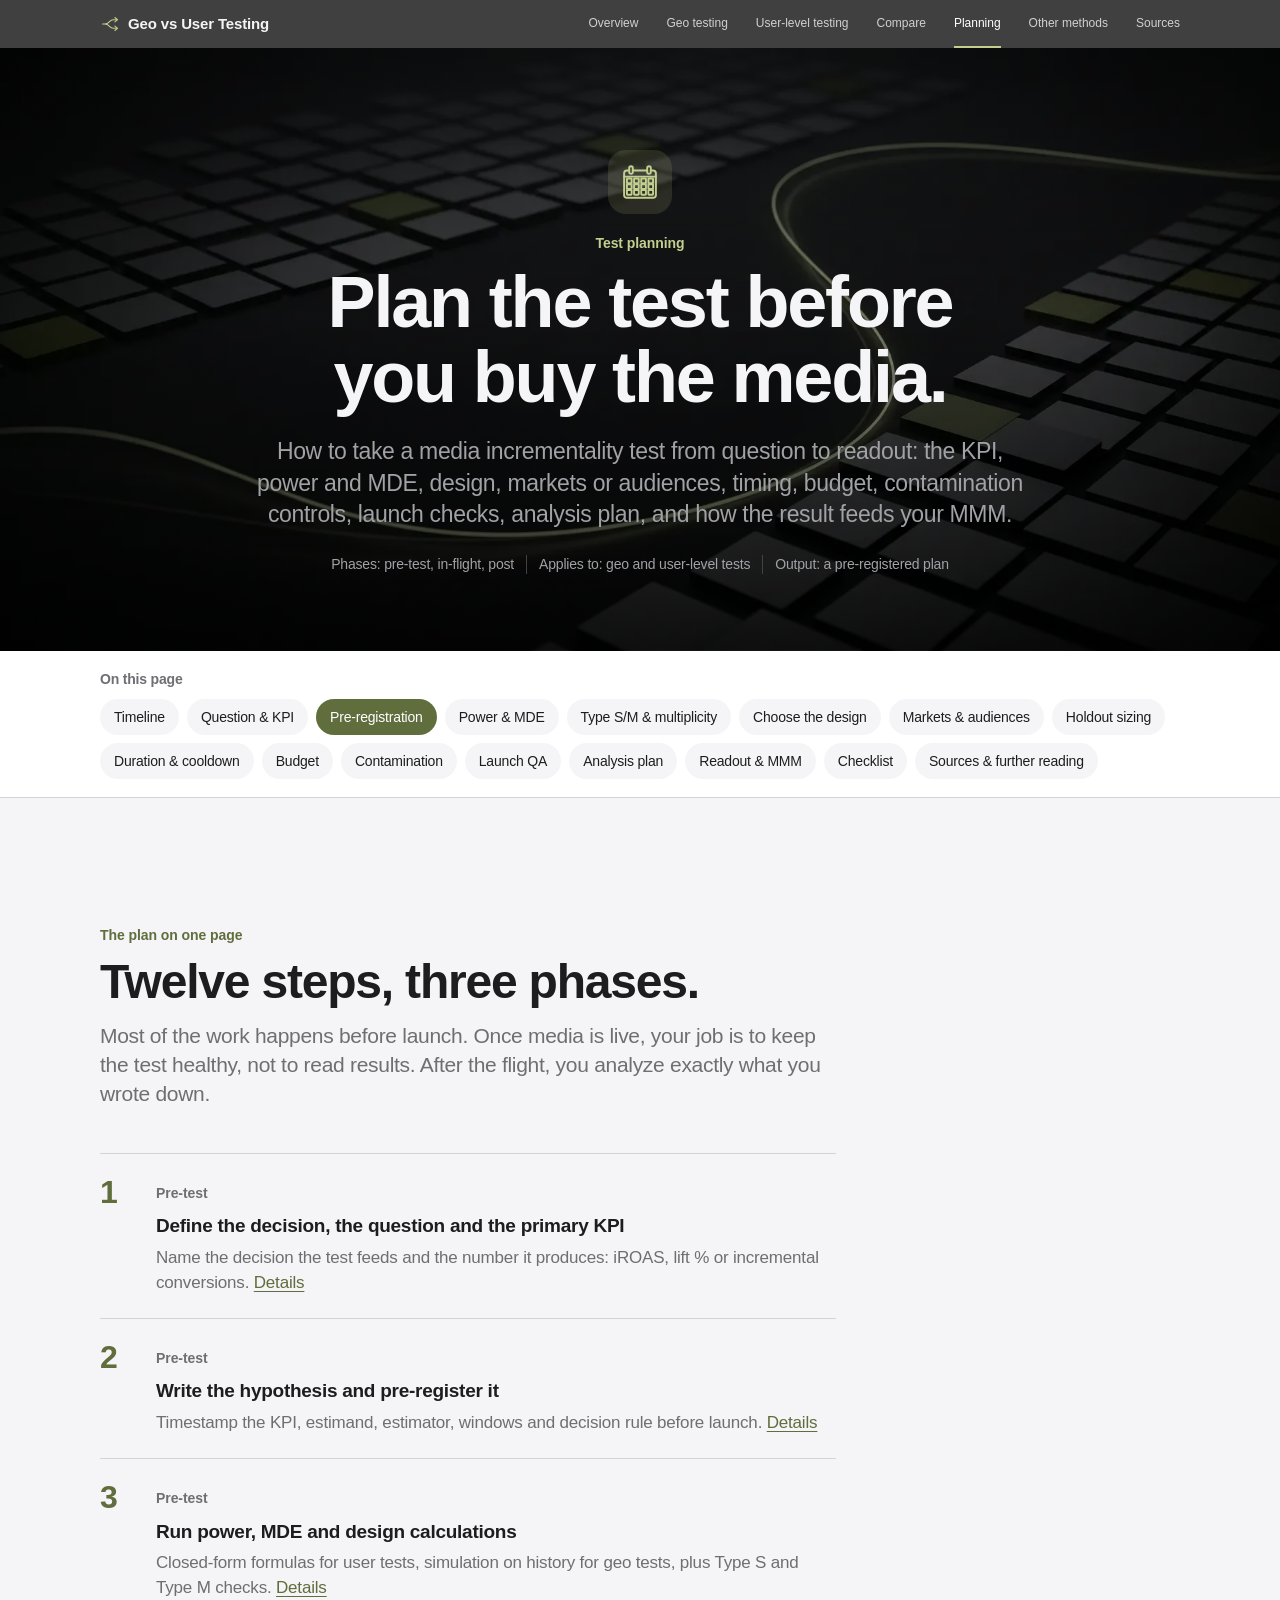
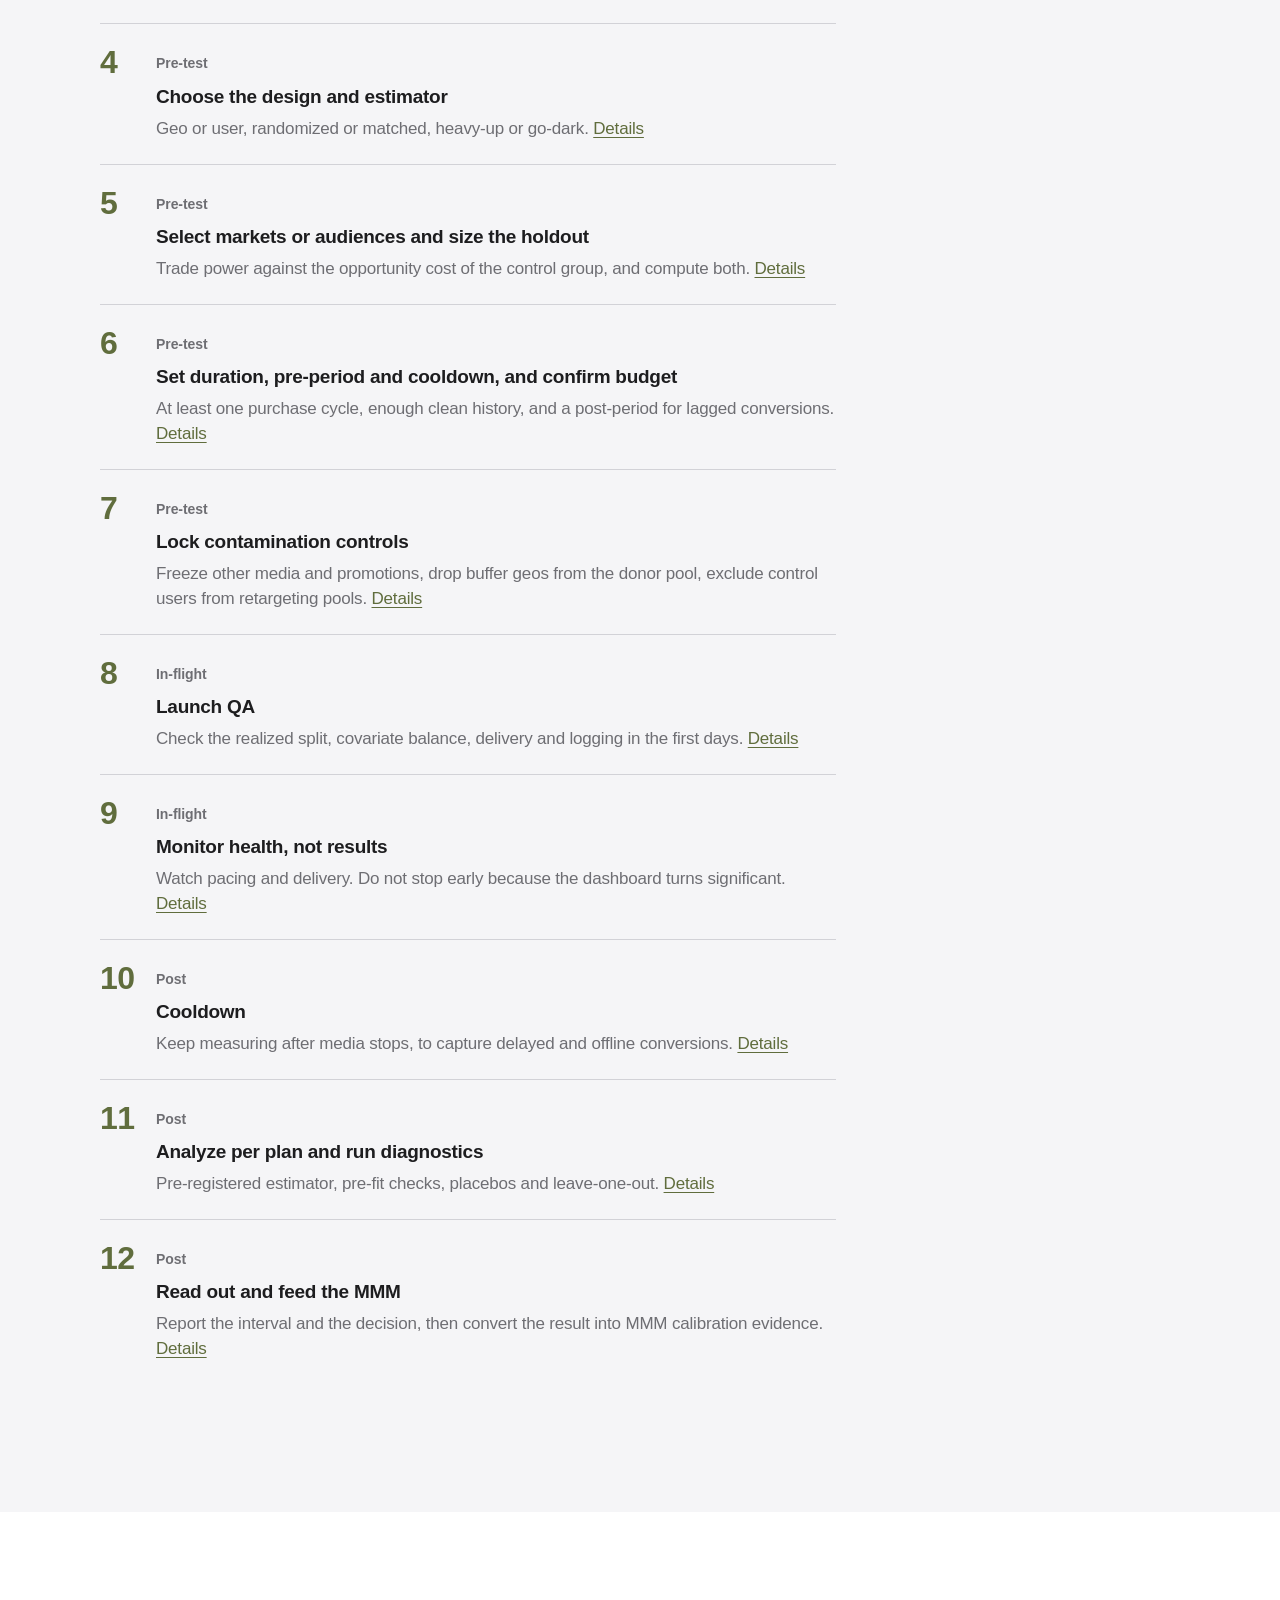
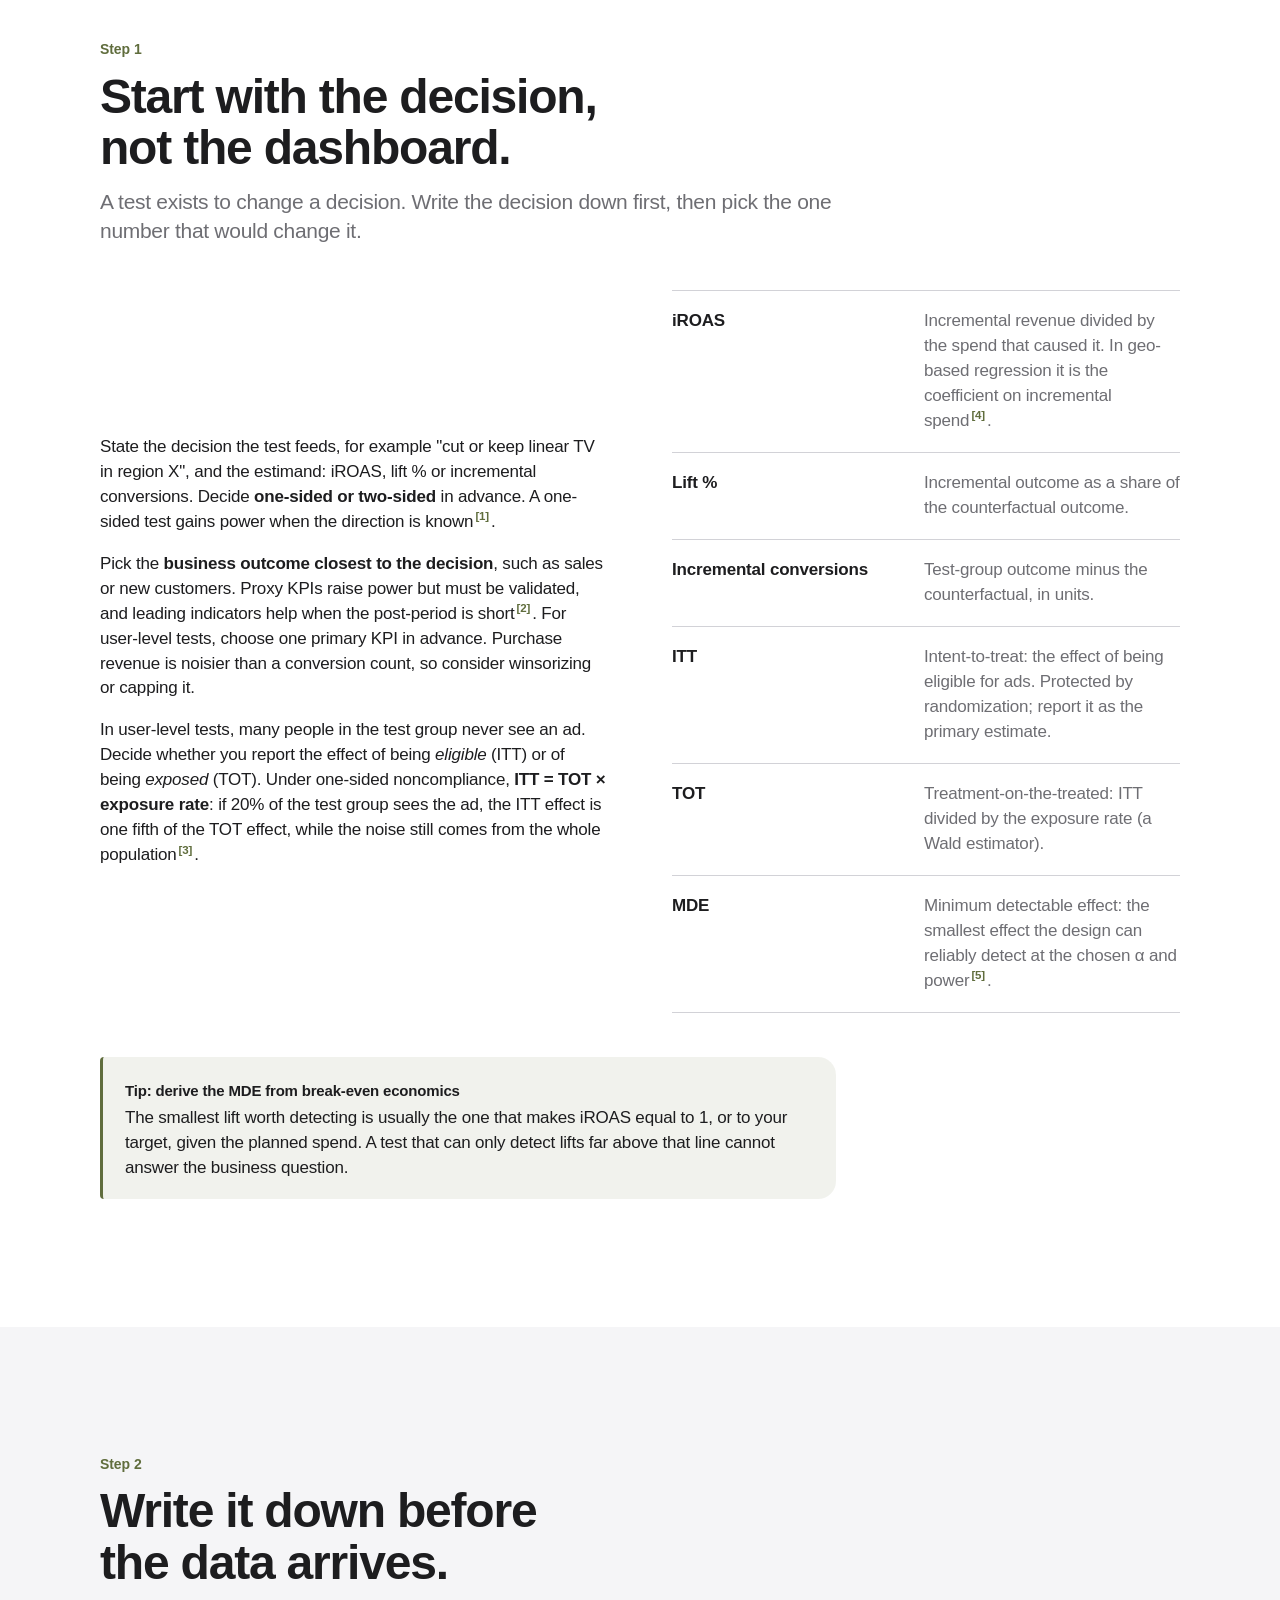
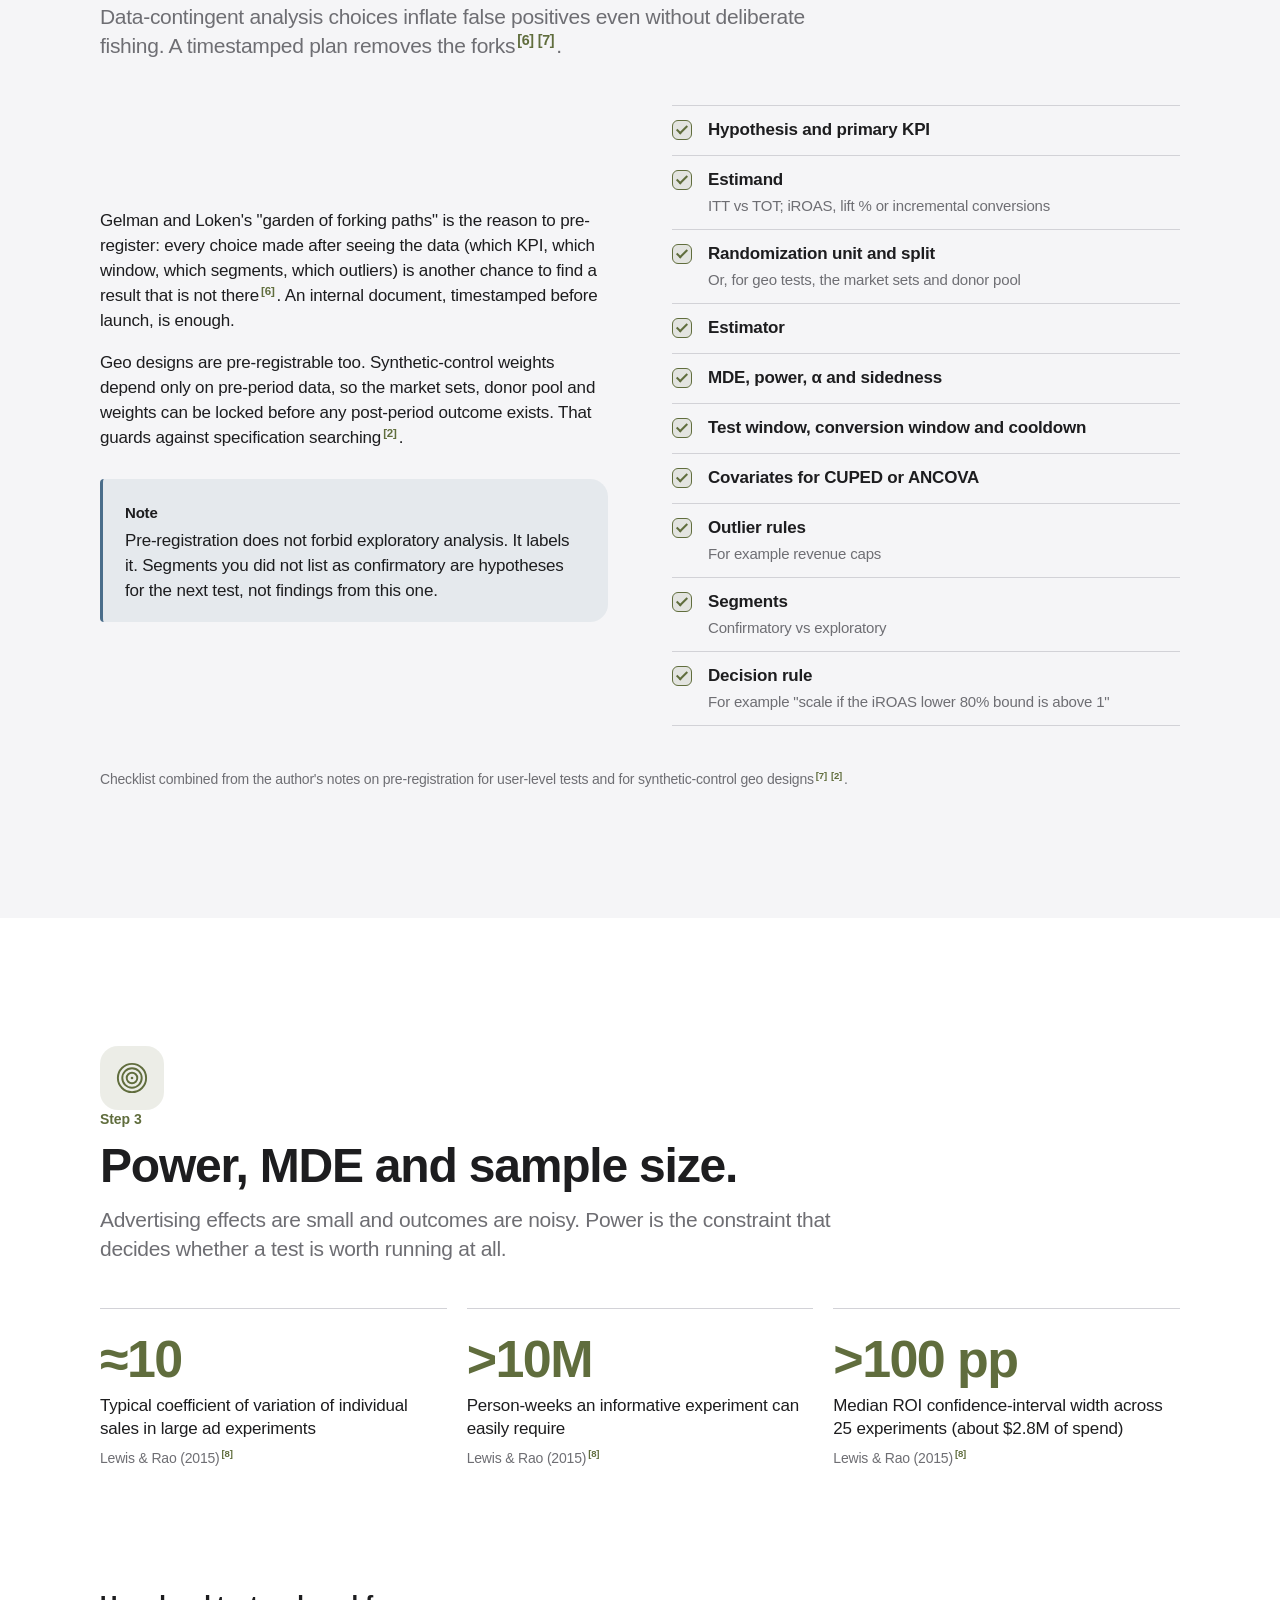
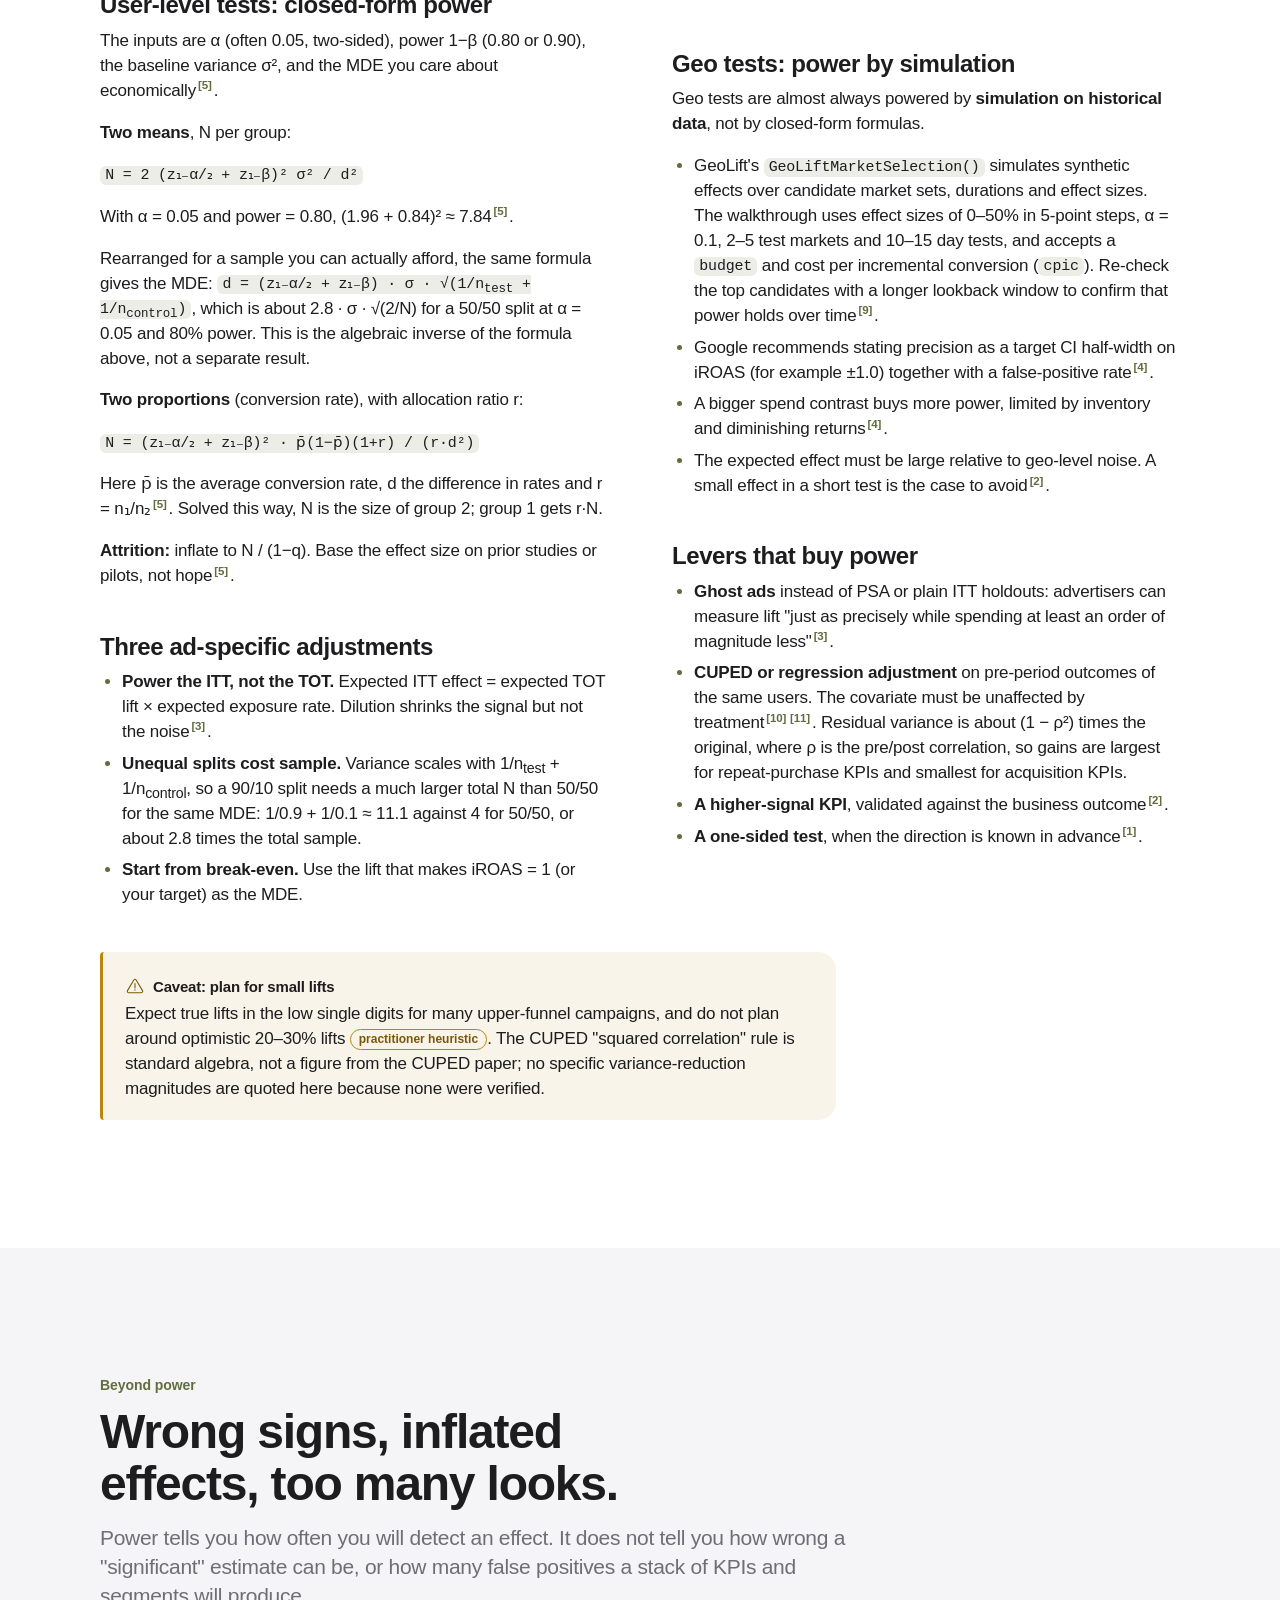
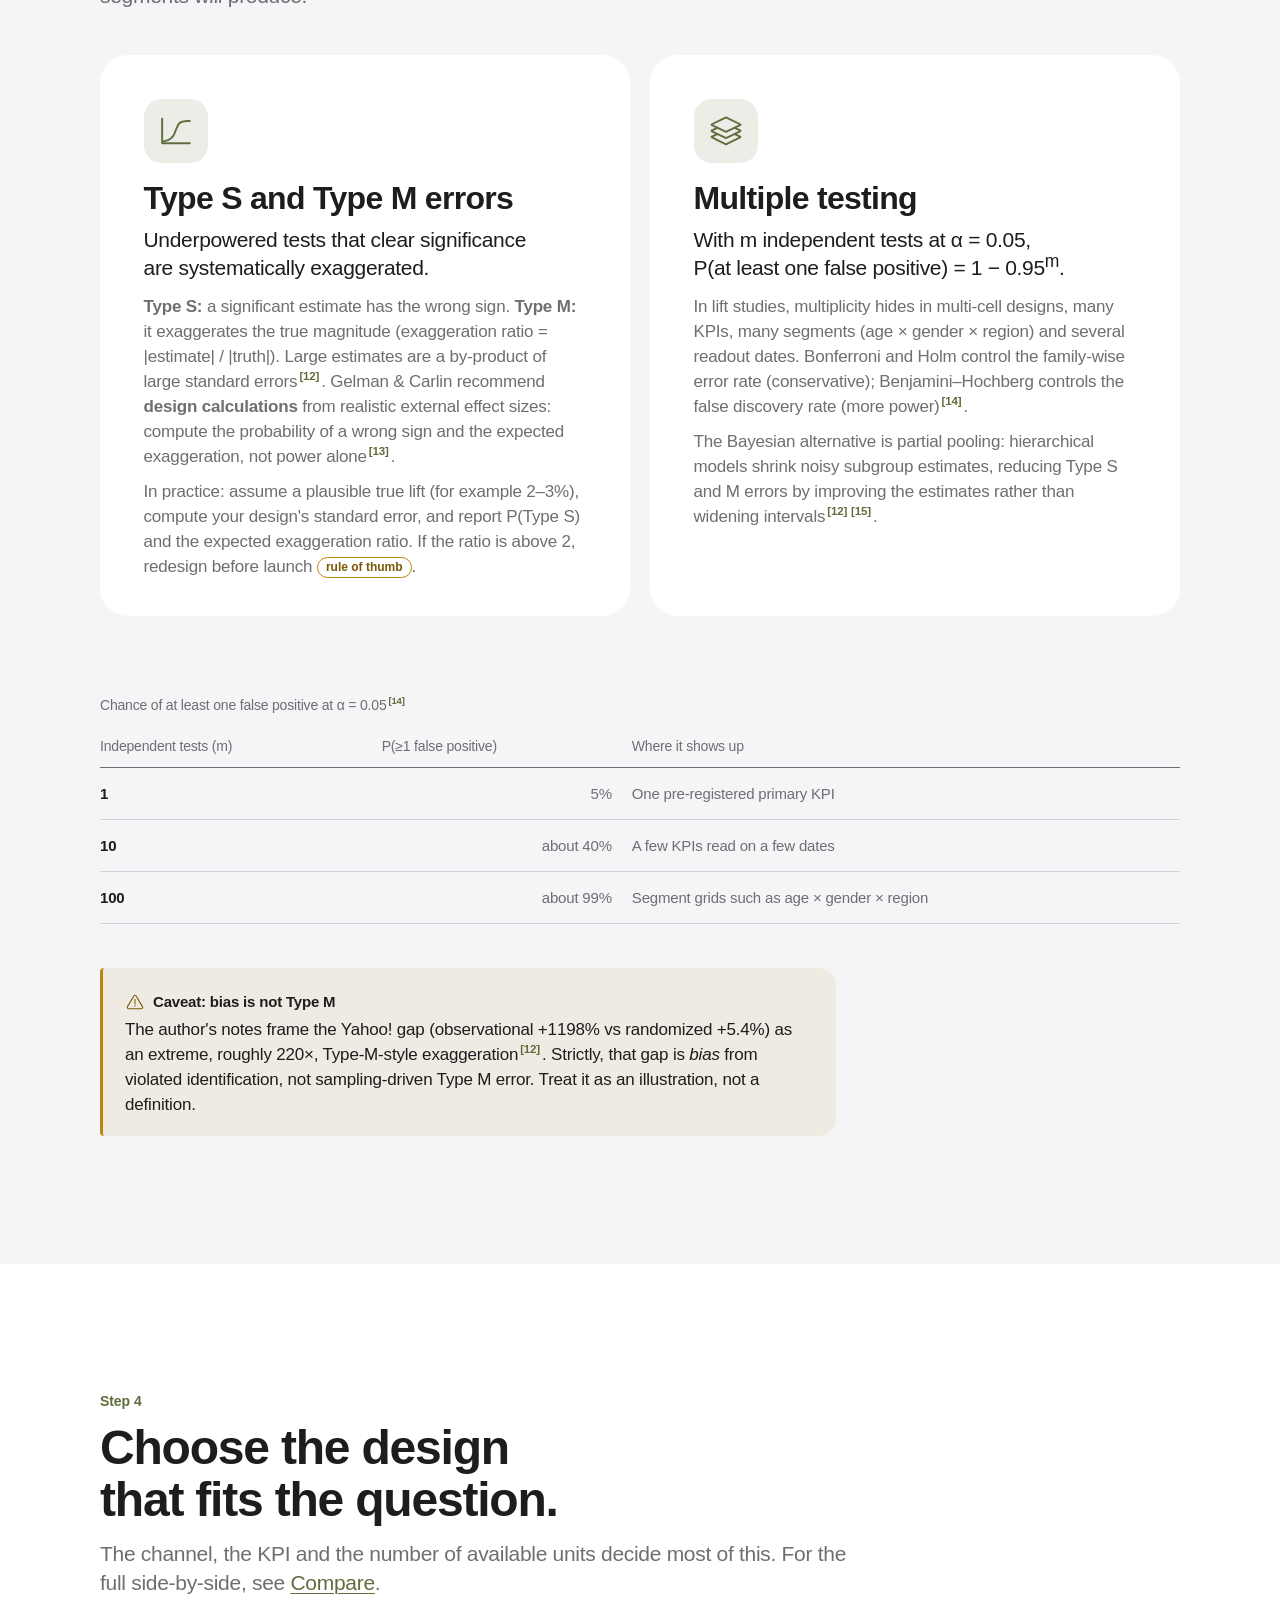
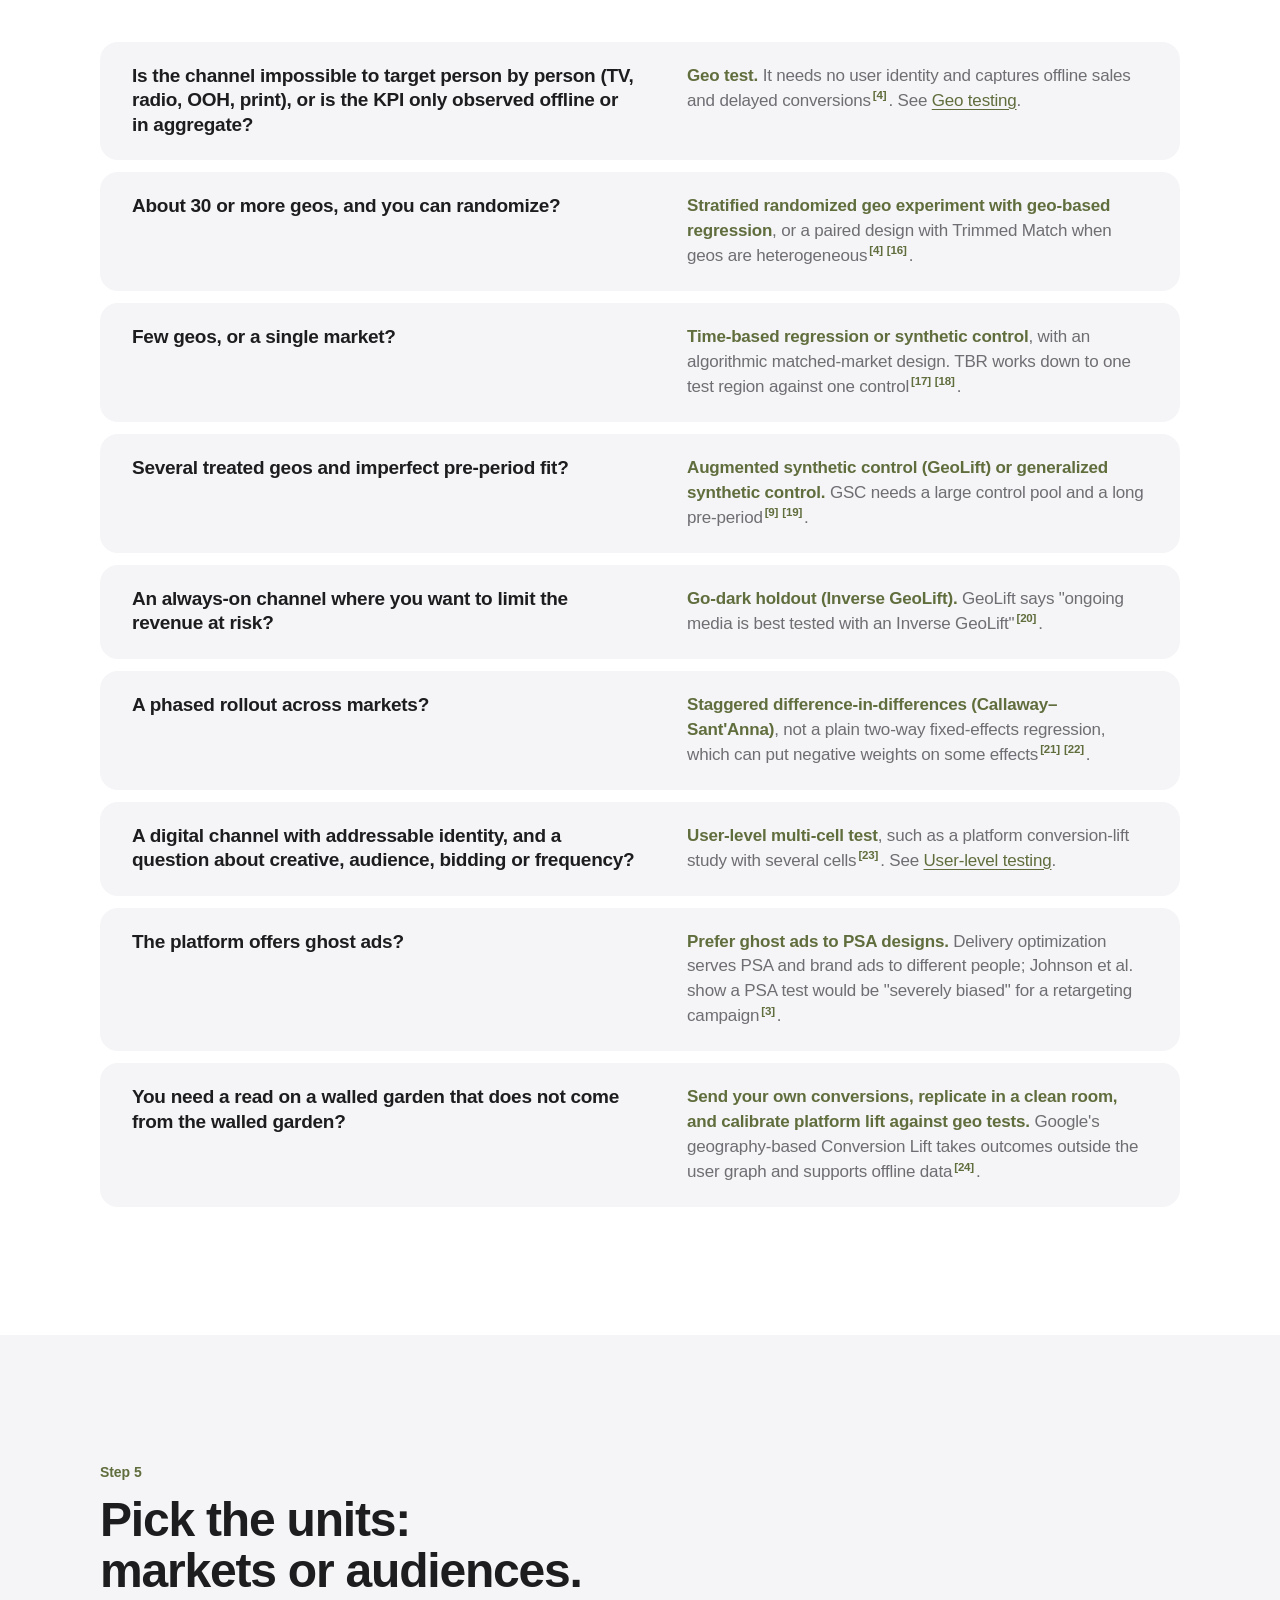
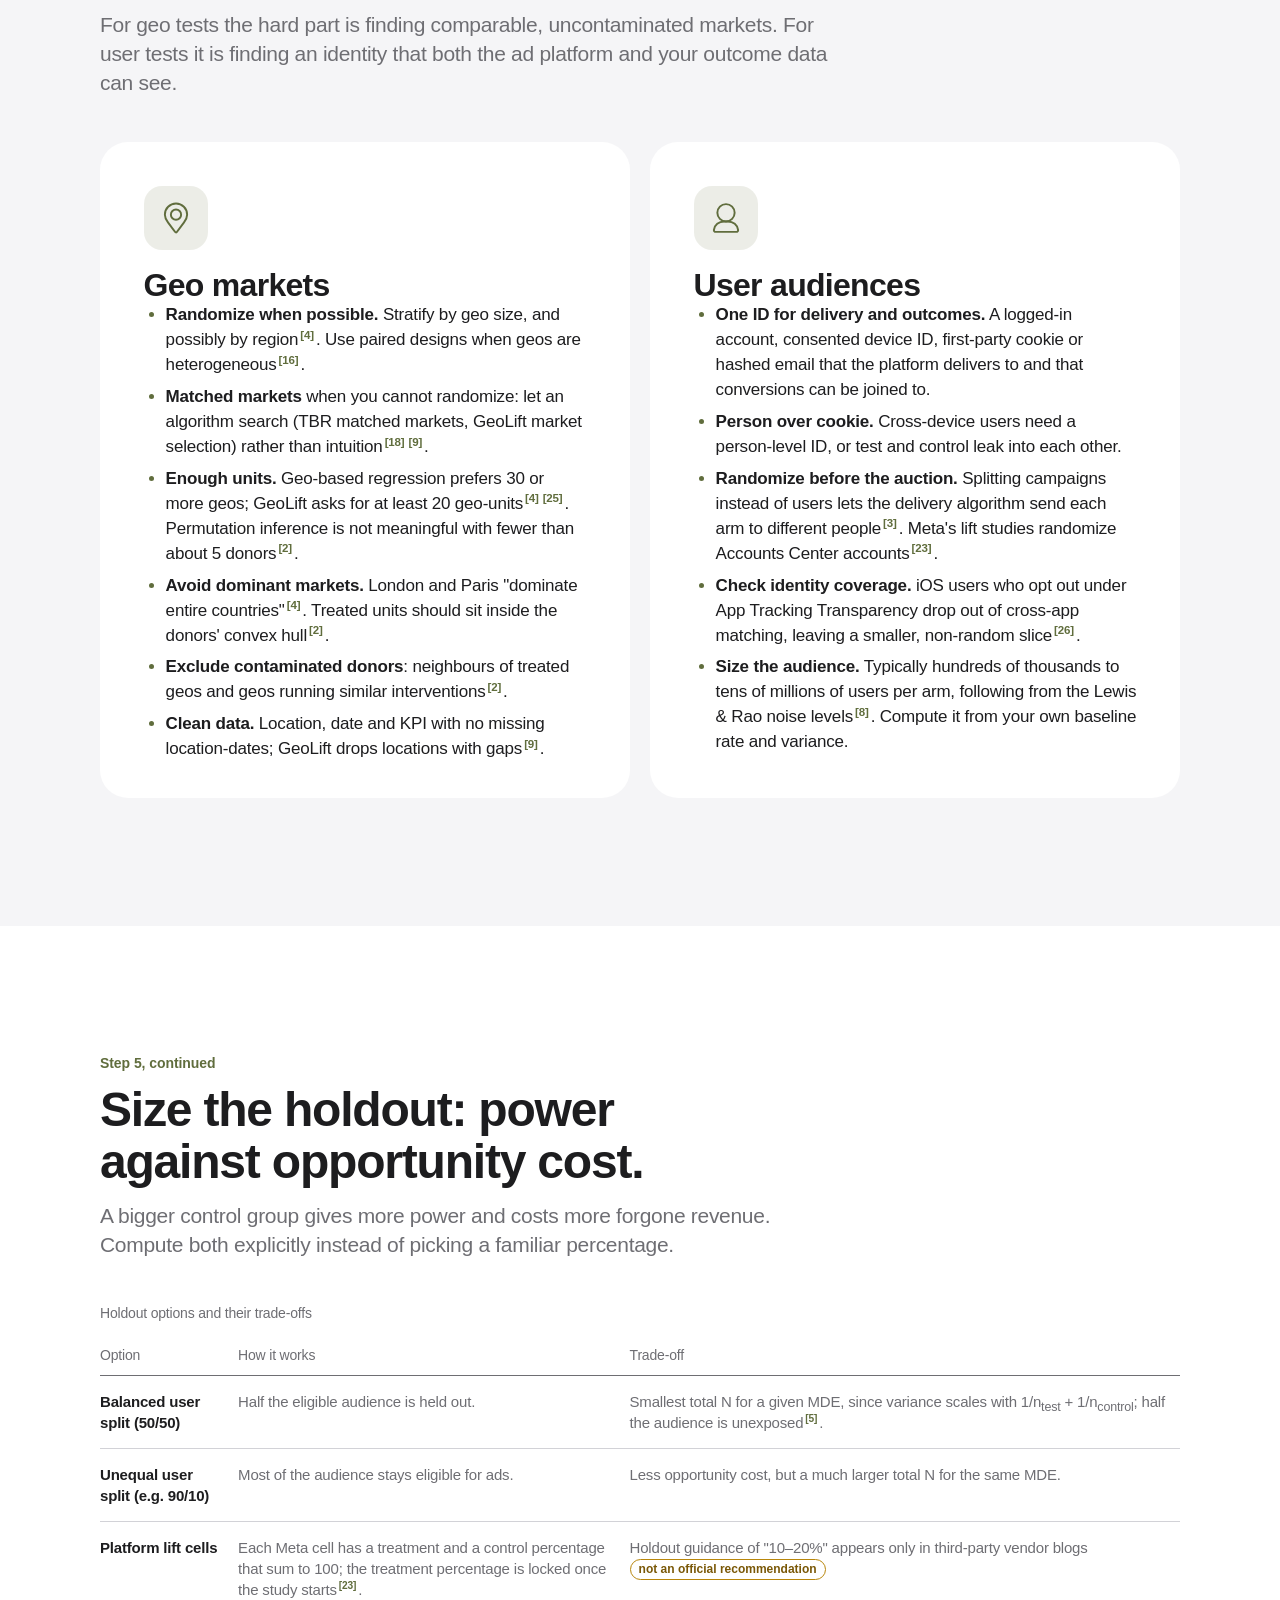
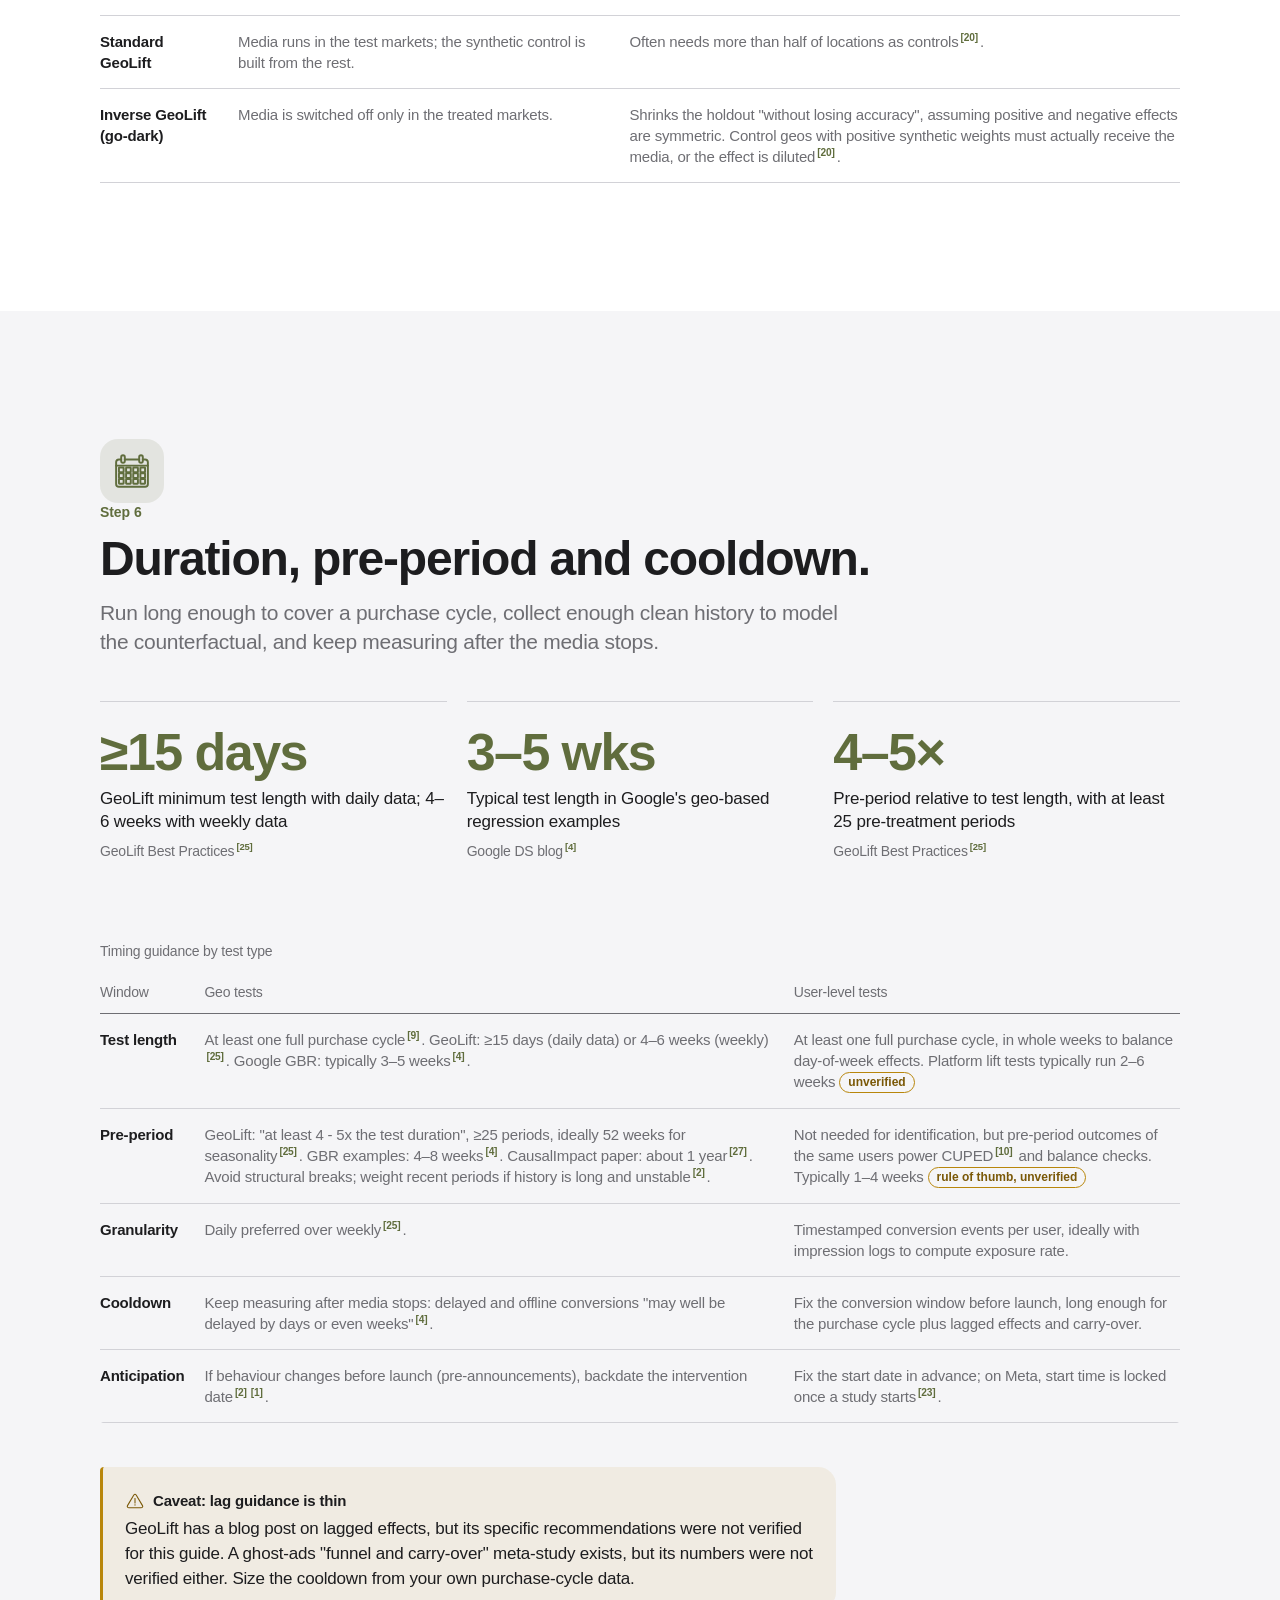
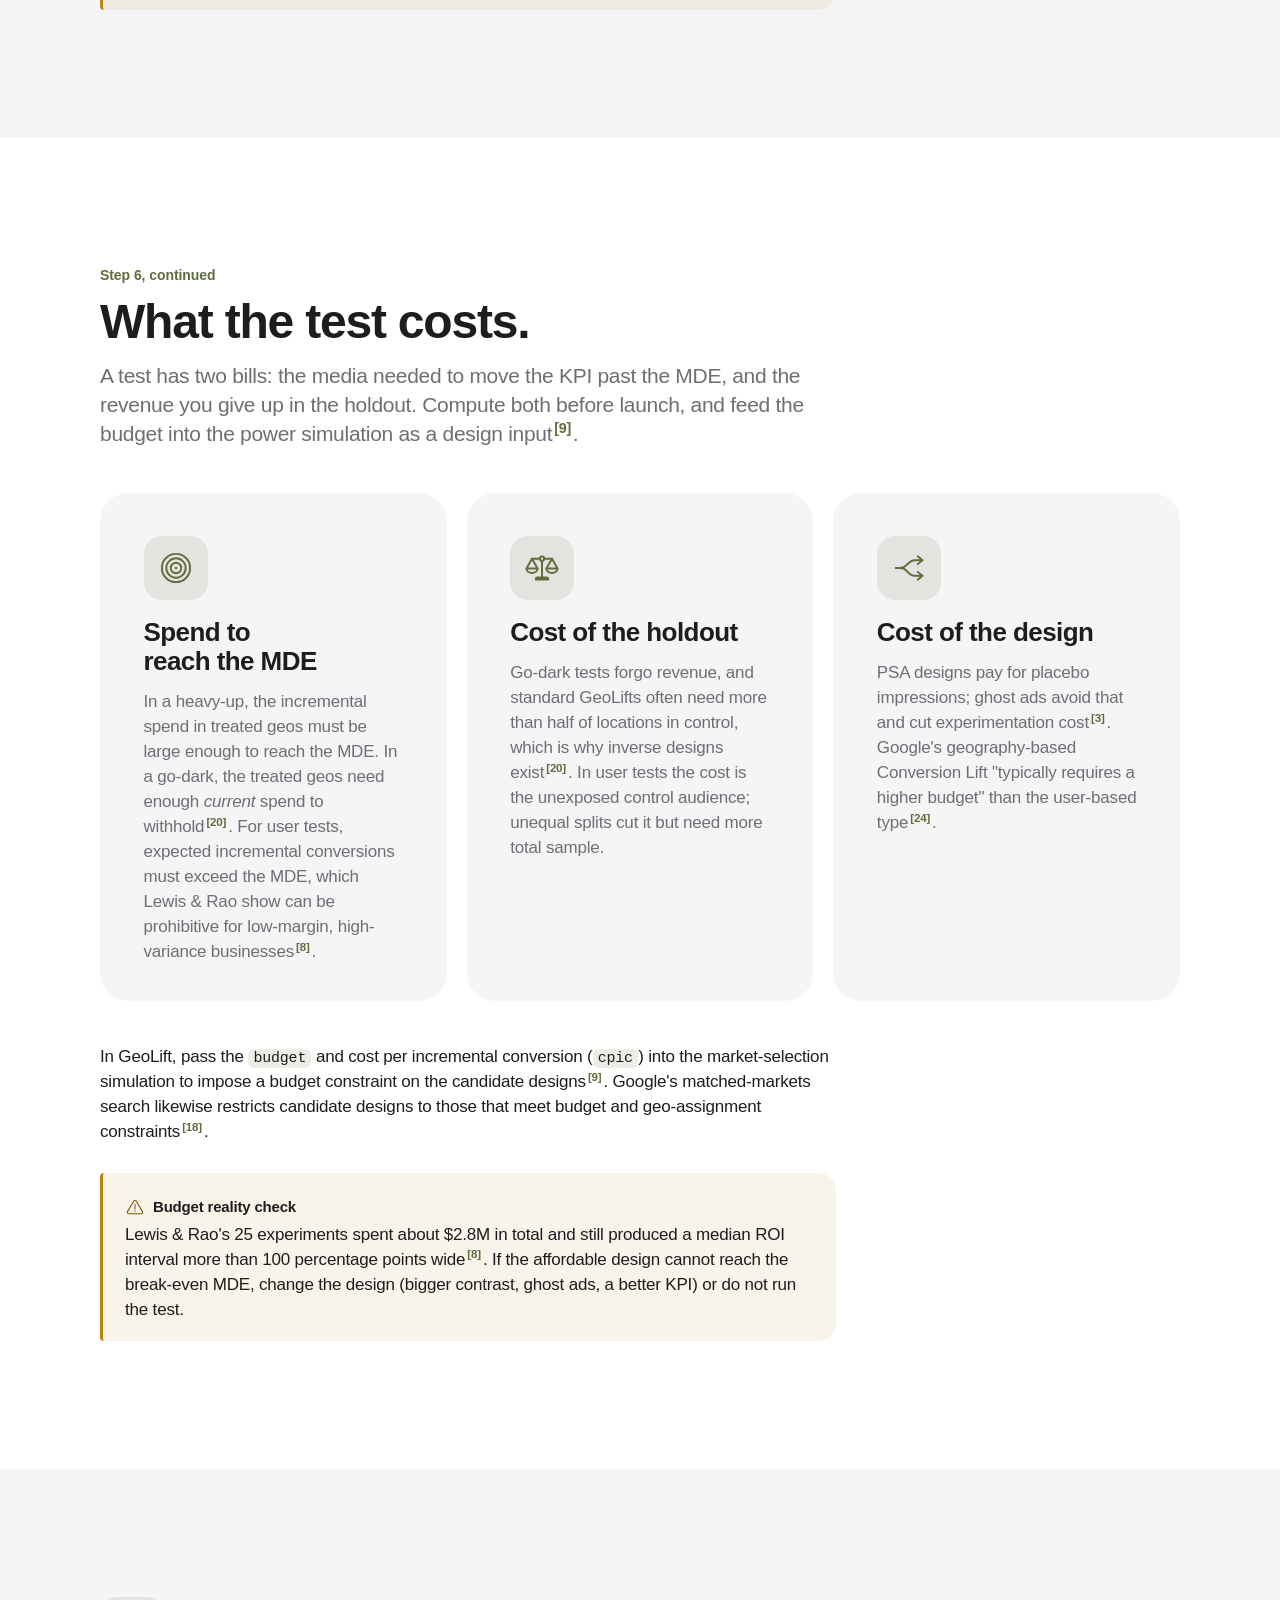
<file: planning.html>
<!doctype html>
<html lang="en" class="no-js">
<head>
  <meta charset="utf-8">
  <meta name="viewport" content="width=device-width, initial-scale=1">
  <title>Planning · Geo vs User-Level Testing</title>
  <meta name="description" content="Plan a media incrementality test end to end: KPI, pre-registration, power and MDE, design, holdout sizing, timing, budget, contamination, QA, analysis and MMM.">
  <meta name="theme-color" content="#000000">
  <meta name="color-scheme" content="light">
  <meta property="og:type" content="website">
  <meta property="og:site_name" content="Geo vs User-Level Testing">
  <meta property="og:title" content="Planning · Geo vs User-Level Testing">
  <meta property="og:description" content="Plan a media incrementality test end to end: KPI, pre-registration, power and MDE, design, holdout sizing, timing, budget, contamination, QA, analysis and MMM.">
  <meta property="og:url" content="https://redam94.github.io/geo-vs-user-level-testing/planning.html">
  <meta property="og:image" content="https://redam94.github.io/geo-vs-user-level-testing/assets/img/hero.webp">
  <meta property="og:image:alt" content="A minimal 3D map of U.S. regions, some highlighted olive as test markets, dissolving into a grid of individual dots representing people.">
  <meta name="twitter:card" content="summary_large_image">
  <link rel="icon" type="image/svg+xml" href="assets/icons/split.svg">
  <link rel="stylesheet" href="assets/css/site.css">
  <script src="assets/js/site.js"></script>
</head>
<body>
  <a class="skip-link" href="#main">Skip to content</a>

  <header class="nav">
    <div class="nav-inner">
      <a class="nav-brand" href="index.html"><span class="icon icon-split" aria-hidden="true"></span>Geo vs User Testing</a>
      <button class="nav-toggle" type="button" aria-expanded="false" aria-controls="nav-menu"><span class="nav-toggle-bars" aria-hidden="true"></span><span class="sr-only">Menu</span></button>
      <nav class="nav-menu" id="nav-menu" aria-label="Primary">
        <ul class="nav-links">
          <li><a href="index.html">Overview</a></li>
          <li><a href="geo-testing.html">Geo testing</a></li>
          <li><a href="user-level-testing.html">User-level testing</a></li>
          <li><a href="compare.html">Compare</a></li>
          <li><a href="planning.html" aria-current="page">Planning</a></li>
          <li><a href="other-methods.html">Other methods</a></li>
          <li><a href="sources.html">Sources</a></li>
        </ul>
      </nav>
    </div>
  </header>

  <main id="main">

    <!-- Sub-hero -->
    <section class="subhero on-dark has-bg bg-planning" aria-labelledby="page-title">
      <div class="wrap">
        <span class="icon-badge"><span class="icon icon-calendar" aria-hidden="true"></span></span>
        <p class="eyebrow">Test planning</p>
        <h1 class="subhero-title" id="page-title">Plan the test before you buy the media.</h1>
        <p class="subhero-lede">How to take a media incrementality test from question to readout: the KPI, power and MDE, design, markets or audiences, timing, budget, contamination controls, launch checks, analysis plan, and how the result feeds your MMM.</p>
        <div class="meta"><span>Phases: pre-test, in-flight, post</span><span>Applies to: geo and user-level tests</span><span>Output: a pre-registered plan</span></div>
      </div>
    </section>

    <!-- TOC -->
    <div class="toc-band on-light">
      <div class="wrap">
        <nav class="toc" data-toc aria-label="On this page"></nav>
      </div>
    </div>

    <!-- Timeline -->
    <section class="section on-mist" aria-labelledby="timeline">
      <div class="wrap">
        <div class="section-head">
          <p class="eyebrow">The plan on one page</p>
          <h2 class="headline" id="timeline" data-toc-label="Timeline">Twelve steps, three phases.</h2>
          <p class="lede">Most of the work happens before launch. Once media is live, your job is to keep the test healthy, not to read results. After the flight, you analyze exactly what you wrote down.</p>
        </div>
        <ol class="steps steps-vertical mt-m">
          <li>
            <p class="eyebrow">Pre-test</p>
            <h3>Define the decision, the question and the primary KPI</h3>
            <p>Name the decision the test feeds and the number it produces: iROAS, lift % or incremental conversions. <a href="#question">Details</a></p>
          </li>
          <li>
            <p class="eyebrow">Pre-test</p>
            <h3>Write the hypothesis and pre-register it</h3>
            <p>Timestamp the KPI, estimand, estimator, windows and decision rule before launch. <a href="#preregister">Details</a></p>
          </li>
          <li>
            <p class="eyebrow">Pre-test</p>
            <h3>Run power, MDE and design calculations</h3>
            <p>Closed-form formulas for user tests, simulation on history for geo tests, plus Type S and Type M checks. <a href="#power">Details</a></p>
          </li>
          <li>
            <p class="eyebrow">Pre-test</p>
            <h3>Choose the design and estimator</h3>
            <p>Geo or user, randomized or matched, heavy-up or go-dark. <a href="#design">Details</a></p>
          </li>
          <li>
            <p class="eyebrow">Pre-test</p>
            <h3>Select markets or audiences and size the holdout</h3>
            <p>Trade power against the opportunity cost of the control group, and compute both. <a href="#selection">Details</a></p>
          </li>
          <li>
            <p class="eyebrow">Pre-test</p>
            <h3>Set duration, pre-period and cooldown, and confirm budget</h3>
            <p>At least one purchase cycle, enough clean history, and a post-period for lagged conversions. <a href="#timing">Details</a></p>
          </li>
          <li>
            <p class="eyebrow">Pre-test</p>
            <h3>Lock contamination controls</h3>
            <p>Freeze other media and promotions, drop buffer geos from the donor pool, exclude control users from retargeting pools. <a href="#contamination">Details</a></p>
          </li>
          <li>
            <p class="eyebrow">In-flight</p>
            <h3>Launch QA</h3>
            <p>Check the realized split, covariate balance, delivery and logging in the first days. <a href="#launch">Details</a></p>
          </li>
          <li>
            <p class="eyebrow">In-flight</p>
            <h3>Monitor health, not results</h3>
            <p>Watch pacing and delivery. Do not stop early because the dashboard turns significant. <a href="#launch">Details</a></p>
          </li>
          <li>
            <p class="eyebrow">Post</p>
            <h3>Cooldown</h3>
            <p>Keep measuring after media stops, to capture delayed and offline conversions. <a href="#timing">Details</a></p>
          </li>
          <li>
            <p class="eyebrow">Post</p>
            <h3>Analyze per plan and run diagnostics</h3>
            <p>Pre-registered estimator, pre-fit checks, placebos and leave-one-out. <a href="#analysis">Details</a></p>
          </li>
          <li>
            <p class="eyebrow">Post</p>
            <h3>Read out and feed the MMM</h3>
            <p>Report the interval and the decision, then convert the result into MMM calibration evidence. <a href="#readout">Details</a></p>
          </li>
        </ol>
      </div>
    </section>

    <!-- Question & KPI -->
    <section class="section on-light" aria-labelledby="question">
      <div class="wrap">
        <div class="section-head">
          <p class="eyebrow">Step 1</p>
          <h2 class="headline" id="question" data-toc-label="Question &amp; KPI">Start with the decision, not the dashboard.</h2>
          <p class="lede">A test exists to change a decision. Write the decision down first, then pick the one number that would change it.</p>
        </div>
        <div class="split mt-m">
          <div class="prose">
            <p>State the decision the test feeds, for example "cut or keep linear TV in region X", and the estimand: iROAS, lift % or incremental conversions. Decide <strong>one-sided or two-sided</strong> in advance. A one-sided test gains power when the direction is known<sup class="cite"><a href="#ref-1">1</a></sup>.</p>
            <p>Pick the <strong>business outcome closest to the decision</strong>, such as sales or new customers. Proxy KPIs raise power but must be validated, and leading indicators help when the post-period is short<sup class="cite"><a href="#ref-2">2</a></sup>. For user-level tests, choose one primary KPI in advance. Purchase revenue is noisier than a conversion count, so consider winsorizing or capping it.</p>
            <p>In user-level tests, many people in the test group never see an ad. Decide whether you report the effect of being <em>eligible</em> (ITT) or of being <em>exposed</em> (TOT). Under one-sided noncompliance, <strong>ITT = TOT × exposure rate</strong>: if 20% of the test group sees the ad, the ITT effect is one fifth of the TOT effect, while the noise still comes from the whole population<sup class="cite"><a href="#ref-3">3</a></sup>.</p>
          </div>
          <dl class="deflist">
            <div><dt>iROAS</dt><dd>Incremental revenue divided by the spend that caused it. In geo-based regression it is the coefficient on incremental spend<sup class="cite"><a href="#ref-4">4</a></sup>.</dd></div>
            <div><dt>Lift %</dt><dd>Incremental outcome as a share of the counterfactual outcome.</dd></div>
            <div><dt>Incremental conversions</dt><dd>Test-group outcome minus the counterfactual, in units.</dd></div>
            <div><dt>ITT</dt><dd>Intent-to-treat: the effect of being eligible for ads. Protected by randomization; report it as the primary estimate.</dd></div>
            <div><dt>TOT</dt><dd>Treatment-on-the-treated: ITT divided by the exposure rate (a Wald estimator).</dd></div>
            <div><dt>MDE</dt><dd>Minimum detectable effect: the smallest effect the design can reliably detect at the chosen α and power<sup class="cite"><a href="#ref-5">5</a></sup>.</dd></div>
          </dl>
        </div>
        <div class="prose mt-m">
          <div class="callout tip">
            <p class="callout-title">Tip: derive the MDE from break-even economics</p>
            <p>The smallest lift worth detecting is usually the one that makes iROAS equal to 1, or to your target, given the planned spend. A test that can only detect lifts far above that line cannot answer the business question.</p>
          </div>
        </div>
      </div>
    </section>

    <!-- Pre-registration -->
    <section class="section on-mist" aria-labelledby="preregister">
      <div class="wrap">
        <div class="section-head">
          <p class="eyebrow">Step 2</p>
          <h2 class="headline" id="preregister" data-toc-label="Pre-registration">Write it down before the data arrives.</h2>
          <p class="lede">Data-contingent analysis choices inflate false positives even without deliberate fishing. A timestamped plan removes the forks<sup class="cite"><a href="#ref-6">6</a></sup><sup class="cite"><a href="#ref-7">7</a></sup>.</p>
        </div>
        <div class="split mt-m">
          <div class="prose">
            <p>Gelman and Loken's "garden of forking paths" is the reason to pre-register: every choice made after seeing the data (which KPI, which window, which segments, which outliers) is another chance to find a result that is not there<sup class="cite"><a href="#ref-6">6</a></sup>. An internal document, timestamped before launch, is enough.</p>
            <p>Geo designs are pre-registrable too. Synthetic-control weights depend only on pre-period data, so the market sets, donor pool and weights can be locked before any post-period outcome exists. That guards against specification searching<sup class="cite"><a href="#ref-2">2</a></sup>.</p>
            <div class="callout note">
              <p class="callout-title">Note</p>
              <p>Pre-registration does not forbid exploratory analysis. It labels it. Segments you did not list as confirmatory are hypotheses for the next test, not findings from this one.</p>
            </div>
          </div>
          <ul class="checklist">
            <li><strong>Hypothesis and primary KPI</strong></li>
            <li><strong>Estimand</strong><span class="muted">ITT vs TOT; iROAS, lift % or incremental conversions</span></li>
            <li><strong>Randomization unit and split</strong><span class="muted">Or, for geo tests, the market sets and donor pool</span></li>
            <li><strong>Estimator</strong></li>
            <li><strong>MDE, power, α and sidedness</strong></li>
            <li><strong>Test window, conversion window and cooldown</strong></li>
            <li><strong>Covariates for CUPED or ANCOVA</strong></li>
            <li><strong>Outlier rules</strong><span class="muted">For example revenue caps</span></li>
            <li><strong>Segments</strong><span class="muted">Confirmatory vs exploratory</span></li>
            <li><strong>Decision rule</strong><span class="muted">For example "scale if the iROAS lower 80% bound is above 1"</span></li>
          </ul>
        </div>
        <p class="small muted mt-m">Checklist combined from the author's notes on pre-registration for user-level tests and for synthetic-control geo designs<sup class="cite"><a href="#ref-7">7</a></sup><sup class="cite"><a href="#ref-2">2</a></sup>.</p>
      </div>
    </section>

    <!-- Power & MDE -->
    <section class="section on-light" aria-labelledby="power">
      <div class="wrap">
        <div class="section-head">
          <span class="icon-badge"><span class="icon icon-target" aria-hidden="true"></span></span>
          <p class="eyebrow">Step 3</p>
          <h2 class="headline" id="power" data-toc-label="Power &amp; MDE">Power, MDE and sample size.</h2>
          <p class="lede">Advertising effects are small and outcomes are noisy. Power is the constraint that decides whether a test is worth running at all.</p>
        </div>

        <ul class="stats mt-m">
          <li class="stat"><span class="stat-value">≈10</span><span class="stat-label">Typical coefficient of variation of individual sales in large ad experiments</span><span class="stat-note">Lewis &amp; Rao (2015)<sup class="cite"><a href="#ref-8">8</a></sup></span></li>
          <li class="stat"><span class="stat-value">&gt;10M</span><span class="stat-label">Person-weeks an informative experiment can easily require</span><span class="stat-note">Lewis &amp; Rao (2015)<sup class="cite"><a href="#ref-8">8</a></sup></span></li>
          <li class="stat"><span class="stat-value">&gt;100 pp</span><span class="stat-label">Median ROI confidence-interval width across 25 experiments (about $2.8M of spend)</span><span class="stat-note">Lewis &amp; Rao (2015)<sup class="cite"><a href="#ref-8">8</a></sup></span></li>
        </ul>

        <div class="split mt-l">
          <div class="prose">
            <h3>User-level tests: closed-form power</h3>
            <p>The inputs are α (often 0.05, two-sided), power 1−β (0.80 or 0.90), the baseline variance σ², and the MDE you care about economically<sup class="cite"><a href="#ref-5">5</a></sup>.</p>
            <p><strong>Two means</strong>, N per group:</p>
            <p><code>N = 2 (z₁₋α/₂ + z₁₋β)² σ² / d²</code></p>
            <p>With α = 0.05 and power = 0.80, (1.96 + 0.84)² ≈ 7.84<sup class="cite"><a href="#ref-5">5</a></sup>.</p>
            <p>Rearranged for a sample you can actually afford, the same formula gives the MDE: <code>d = (z₁₋α/₂ + z₁₋β) · σ · √(1/n<sub>test</sub> + 1/n<sub>control</sub>)</code>, which is about 2.8 · σ · √(2/N) for a 50/50 split at α = 0.05 and 80% power. This is the algebraic inverse of the formula above, not a separate result.</p>
            <p><strong>Two proportions</strong> (conversion rate), with allocation ratio r:</p>
            <p><code>N = (z₁₋α/₂ + z₁₋β)² · p̄(1−p̄)(1+r) / (r·d²)</code></p>
            <p>Here p̄ is the average conversion rate, d the difference in rates and r = n₁/n₂<sup class="cite"><a href="#ref-5">5</a></sup>. Solved this way, N is the size of group 2; group 1 gets r·N.</p>
            <p><strong>Attrition:</strong> inflate to N / (1−q). Base the effect size on prior studies or pilots, not hope<sup class="cite"><a href="#ref-5">5</a></sup>.</p>
            <h3>Three ad-specific adjustments</h3>
            <ul>
              <li><strong>Power the ITT, not the TOT.</strong> Expected ITT effect = expected TOT lift × expected exposure rate. Dilution shrinks the signal but not the noise<sup class="cite"><a href="#ref-3">3</a></sup>.</li>
              <li><strong>Unequal splits cost sample.</strong> Variance scales with 1/n<sub>test</sub> + 1/n<sub>control</sub>, so a 90/10 split needs a much larger total N than 50/50 for the same MDE: 1/0.9 + 1/0.1 ≈ 11.1 against 4 for 50/50, or about 2.8 times the total sample.</li>
              <li><strong>Start from break-even.</strong> Use the lift that makes iROAS = 1 (or your target) as the MDE.</li>
            </ul>
          </div>
          <div class="prose">
            <h3>Geo tests: power by simulation</h3>
            <p>Geo tests are almost always powered by <strong>simulation on historical data</strong>, not by closed-form formulas.</p>
            <ul>
              <li>GeoLift's <code>GeoLiftMarketSelection()</code> simulates synthetic effects over candidate market sets, durations and effect sizes. The walkthrough uses effect sizes of 0–50% in 5-point steps, α = 0.1, 2–5 test markets and 10–15 day tests, and accepts a <code>budget</code> and cost per incremental conversion (<code>cpic</code>). Re-check the top candidates with a longer lookback window to confirm that power holds over time<sup class="cite"><a href="#ref-9">9</a></sup>.</li>
              <li>Google recommends stating precision as a target CI half-width on iROAS (for example ±1.0) together with a false-positive rate<sup class="cite"><a href="#ref-4">4</a></sup>.</li>
              <li>A bigger spend contrast buys more power, limited by inventory and diminishing returns<sup class="cite"><a href="#ref-4">4</a></sup>.</li>
              <li>The expected effect must be large relative to geo-level noise. A small effect in a short test is the case to avoid<sup class="cite"><a href="#ref-2">2</a></sup>.</li>
            </ul>
            <h3>Levers that buy power</h3>
            <ul>
              <li><strong>Ghost ads</strong> instead of PSA or plain ITT holdouts: advertisers can measure lift "just as precisely while spending at least an order of magnitude less"<sup class="cite"><a href="#ref-3">3</a></sup>.</li>
              <li><strong>CUPED or regression adjustment</strong> on pre-period outcomes of the same users. The covariate must be unaffected by treatment<sup class="cite"><a href="#ref-10">10</a></sup><sup class="cite"><a href="#ref-11">11</a></sup>. Residual variance is about (1 − ρ²) times the original, where ρ is the pre/post correlation, so gains are largest for repeat-purchase KPIs and smallest for acquisition KPIs.</li>
              <li><strong>A higher-signal KPI</strong>, validated against the business outcome<sup class="cite"><a href="#ref-2">2</a></sup>.</li>
              <li><strong>A one-sided test</strong>, when the direction is known in advance<sup class="cite"><a href="#ref-1">1</a></sup>.</li>
            </ul>
          </div>
        </div>

        <div class="prose mt-m">
          <div class="callout caveat">
            <p class="callout-title"><span class="icon icon-warning" aria-hidden="true"></span>Caveat: plan for small lifts</p>
            <p>Expect true lifts in the low single digits for many upper-funnel campaigns, and do not plan around optimistic 20–30% lifts <span class="flag">practitioner heuristic</span>. The CUPED "squared correlation" rule is standard algebra, not a figure from the CUPED paper; no specific variance-reduction magnitudes are quoted here because none were verified.</p>
          </div>
        </div>
      </div>
    </section>

    <!-- Type S/M & multiple testing -->
    <section class="section on-mist" aria-labelledby="errors">
      <div class="wrap">
        <div class="section-head">
          <p class="eyebrow">Beyond power</p>
          <h2 class="headline" id="errors" data-toc-label="Type S/M &amp; multiplicity">Wrong signs, inflated effects, too many looks.</h2>
          <p class="lede">Power tells you how often you will detect an effect. It does not tell you how wrong a "significant" estimate can be, or how many false positives a stack of KPIs and segments will produce.</p>
        </div>
        <div class="tiles mt-m">
          <article class="tile on-light">
            <div class="tile-copy">
              <span class="icon-badge tile-icon"><span class="icon icon-power-curve" aria-hidden="true"></span></span>
              <h3 class="tile-title">Type S and Type M errors</h3>
              <p class="tile-tag">Underpowered tests that clear significance are systematically exaggerated.</p>
              <p class="tile-desc"><strong>Type S:</strong> a significant estimate has the wrong sign. <strong>Type M:</strong> it exaggerates the true magnitude (exaggeration ratio = |estimate| / |truth|). Large estimates are a by-product of large standard errors<sup class="cite"><a href="#ref-12">12</a></sup>. Gelman &amp; Carlin recommend <strong>design calculations</strong> from realistic external effect sizes: compute the probability of a wrong sign and the expected exaggeration, not power alone<sup class="cite"><a href="#ref-13">13</a></sup>.</p>
              <p class="tile-desc">In practice: assume a plausible true lift (for example 2–3%), compute your design's standard error, and report P(Type S) and the expected exaggeration ratio. If the ratio is above 2, redesign before launch <span class="flag">rule of thumb</span>.</p>
            </div>
          </article>
          <article class="tile on-light">
            <div class="tile-copy">
              <span class="icon-badge tile-icon"><span class="icon icon-layers" aria-hidden="true"></span></span>
              <h3 class="tile-title">Multiple testing</h3>
              <p class="tile-tag">With m independent tests at α = 0.05, P(at least one false positive) = 1 − 0.95<sup>m</sup>.</p>
              <p class="tile-desc">In lift studies, multiplicity hides in multi-cell designs, many KPIs, many segments (age × gender × region) and several readout dates. Bonferroni and Holm control the family-wise error rate (conservative); Benjamini–Hochberg controls the false discovery rate (more power)<sup class="cite"><a href="#ref-14">14</a></sup>.</p>
              <p class="tile-desc">The Bayesian alternative is partial pooling: hierarchical models shrink noisy subgroup estimates, reducing Type S and M errors by improving the estimates rather than widening intervals<sup class="cite"><a href="#ref-12">12</a></sup><sup class="cite"><a href="#ref-15">15</a></sup>.</p>
            </div>
          </article>
        </div>

        <table class="compare mt-l">
          <caption>Chance of at least one false positive at α = 0.05<sup class="cite"><a href="#ref-14">14</a></sup></caption>
          <thead>
            <tr><th scope="col">Independent tests (m)</th><th scope="col">P(≥1 false positive)</th><th scope="col">Where it shows up</th></tr>
          </thead>
          <tbody>
            <tr><th scope="row">1</th><td data-label="P(≥1 false positive)" class="num">5%</td><td data-label="Where it shows up">One pre-registered primary KPI</td></tr>
            <tr><th scope="row">10</th><td data-label="P(≥1 false positive)" class="num">about 40%</td><td data-label="Where it shows up">A few KPIs read on a few dates</td></tr>
            <tr><th scope="row">100</th><td data-label="P(≥1 false positive)" class="num">about 99%</td><td data-label="Where it shows up">Segment grids such as age × gender × region</td></tr>
          </tbody>
        </table>

        <div class="prose mt-m">
          <div class="callout caveat">
            <p class="callout-title"><span class="icon icon-warning" aria-hidden="true"></span>Caveat: bias is not Type M</p>
            <p>The author's notes frame the Yahoo! gap (observational +1198% vs randomized +5.4%) as an extreme, roughly 220×, Type-M-style exaggeration<sup class="cite"><a href="#ref-12">12</a></sup>. Strictly, that gap is <em>bias</em> from violated identification, not sampling-driven Type M error. Treat it as an illustration, not a definition.</p>
          </div>
        </div>
      </div>
    </section>

    <!-- Design choice -->
    <section class="section on-light" aria-labelledby="design">
      <div class="wrap">
        <div class="section-head">
          <p class="eyebrow">Step 4</p>
          <h2 class="headline" id="design" data-toc-label="Choose the design">Choose the design that fits the question.</h2>
          <p class="lede">The channel, the KPI and the number of available units decide most of this. For the full side-by-side, see <a href="compare.html">Compare</a>.</p>
        </div>
        <ol class="decision mt-m">
          <li><p class="decision-q">Is the channel impossible to target person by person (TV, radio, OOH, print), or is the KPI only observed offline or in aggregate?</p><p class="decision-a"><strong>Geo test.</strong> It needs no user identity and captures offline sales and delayed conversions<sup class="cite"><a href="#ref-4">4</a></sup>. See <a href="geo-testing.html">Geo testing</a>.</p></li>
          <li><p class="decision-q">About 30 or more geos, and you can randomize?</p><p class="decision-a"><strong>Stratified randomized geo experiment with geo-based regression</strong>, or a paired design with Trimmed Match when geos are heterogeneous<sup class="cite"><a href="#ref-4">4</a></sup><sup class="cite"><a href="#ref-16">16</a></sup>.</p></li>
          <li><p class="decision-q">Few geos, or a single market?</p><p class="decision-a"><strong>Time-based regression or synthetic control</strong>, with an algorithmic matched-market design. TBR works down to one test region against one control<sup class="cite"><a href="#ref-17">17</a></sup><sup class="cite"><a href="#ref-18">18</a></sup>.</p></li>
          <li><p class="decision-q">Several treated geos and imperfect pre-period fit?</p><p class="decision-a"><strong>Augmented synthetic control (GeoLift) or generalized synthetic control.</strong> GSC needs a large control pool and a long pre-period<sup class="cite"><a href="#ref-9">9</a></sup><sup class="cite"><a href="#ref-19">19</a></sup>.</p></li>
          <li><p class="decision-q">An always-on channel where you want to limit the revenue at risk?</p><p class="decision-a"><strong>Go-dark holdout (Inverse GeoLift).</strong> GeoLift says "ongoing media is best tested with an Inverse GeoLift"<sup class="cite"><a href="#ref-20">20</a></sup>.</p></li>
          <li><p class="decision-q">A phased rollout across markets?</p><p class="decision-a"><strong>Staggered difference-in-differences (Callaway–Sant'Anna)</strong>, not a plain two-way fixed-effects regression, which can put negative weights on some effects<sup class="cite"><a href="#ref-21">21</a></sup><sup class="cite"><a href="#ref-22">22</a></sup>.</p></li>
          <li><p class="decision-q">A digital channel with addressable identity, and a question about creative, audience, bidding or frequency?</p><p class="decision-a"><strong>User-level multi-cell test</strong>, such as a platform conversion-lift study with several cells<sup class="cite"><a href="#ref-23">23</a></sup>. See <a href="user-level-testing.html">User-level testing</a>.</p></li>
          <li><p class="decision-q">The platform offers ghost ads?</p><p class="decision-a"><strong>Prefer ghost ads to PSA designs.</strong> Delivery optimization serves PSA and brand ads to different people; Johnson et al. show a PSA test would be "severely biased" for a retargeting campaign<sup class="cite"><a href="#ref-3">3</a></sup>.</p></li>
          <li><p class="decision-q">You need a read on a walled garden that does not come from the walled garden?</p><p class="decision-a"><strong>Send your own conversions, replicate in a clean room, and calibrate platform lift against geo tests.</strong> Google's geography-based Conversion Lift takes outcomes outside the user graph and supports offline data<sup class="cite"><a href="#ref-24">24</a></sup>.</p></li>
        </ol>
      </div>
    </section>

    <!-- Market / audience selection -->
    <section class="section on-mist" aria-labelledby="selection">
      <div class="wrap">
        <div class="section-head">
          <p class="eyebrow">Step 5</p>
          <h2 class="headline" id="selection" data-toc-label="Markets &amp; audiences">Pick the units: markets or audiences.</h2>
          <p class="lede">For geo tests the hard part is finding comparable, uncontaminated markets. For user tests it is finding an identity that both the ad platform and your outcome data can see.</p>
        </div>
        <div class="tiles mt-m">
          <article class="tile on-light">
            <div class="tile-copy">
              <span class="icon-badge tile-icon"><span class="icon icon-geo-pin" aria-hidden="true"></span></span>
              <h3 class="tile-title">Geo markets</h3>
              <div class="prose">
                <ul>
                  <li><strong>Randomize when possible.</strong> Stratify by geo size, and possibly by region<sup class="cite"><a href="#ref-4">4</a></sup>. Use paired designs when geos are heterogeneous<sup class="cite"><a href="#ref-16">16</a></sup>.</li>
                  <li><strong>Matched markets</strong> when you cannot randomize: let an algorithm search (TBR matched markets, GeoLift market selection) rather than intuition<sup class="cite"><a href="#ref-18">18</a></sup><sup class="cite"><a href="#ref-9">9</a></sup>.</li>
                  <li><strong>Enough units.</strong> Geo-based regression prefers 30 or more geos; GeoLift asks for at least 20 geo-units<sup class="cite"><a href="#ref-4">4</a></sup><sup class="cite"><a href="#ref-25">25</a></sup>. Permutation inference is not meaningful with fewer than about 5 donors<sup class="cite"><a href="#ref-2">2</a></sup>.</li>
                  <li><strong>Avoid dominant markets.</strong> London and Paris "dominate entire countries"<sup class="cite"><a href="#ref-4">4</a></sup>. Treated units should sit inside the donors' convex hull<sup class="cite"><a href="#ref-2">2</a></sup>.</li>
                  <li><strong>Exclude contaminated donors</strong>: neighbours of treated geos and geos running similar interventions<sup class="cite"><a href="#ref-2">2</a></sup>.</li>
                  <li><strong>Clean data.</strong> Location, date and KPI with no missing location-dates; GeoLift drops locations with gaps<sup class="cite"><a href="#ref-9">9</a></sup>.</li>
                </ul>
              </div>
            </div>
          </article>
          <article class="tile on-light">
            <div class="tile-copy">
              <span class="icon-badge tile-icon"><span class="icon icon-user" aria-hidden="true"></span></span>
              <h3 class="tile-title">User audiences</h3>
              <div class="prose">
                <ul>
                  <li><strong>One ID for delivery and outcomes.</strong> A logged-in account, consented device ID, first-party cookie or hashed email that the platform delivers to and that conversions can be joined to.</li>
                  <li><strong>Person over cookie.</strong> Cross-device users need a person-level ID, or test and control leak into each other.</li>
                  <li><strong>Randomize before the auction.</strong> Splitting campaigns instead of users lets the delivery algorithm send each arm to different people<sup class="cite"><a href="#ref-3">3</a></sup>. Meta's lift studies randomize Accounts Center accounts<sup class="cite"><a href="#ref-23">23</a></sup>.</li>
                  <li><strong>Check identity coverage.</strong> iOS users who opt out under App Tracking Transparency drop out of cross-app matching, leaving a smaller, non-random slice<sup class="cite"><a href="#ref-26">26</a></sup>.</li>
                  <li><strong>Size the audience.</strong> Typically hundreds of thousands to tens of millions of users per arm, following from the Lewis &amp; Rao noise levels<sup class="cite"><a href="#ref-8">8</a></sup>. Compute it from your own baseline rate and variance.</li>
                </ul>
              </div>
            </div>
          </article>
        </div>
      </div>
    </section>

    <!-- Holdout sizing -->
    <section class="section on-light" aria-labelledby="sizing">
      <div class="wrap">
        <div class="section-head">
          <p class="eyebrow">Step 5, continued</p>
          <h2 class="headline" id="sizing" data-toc-label="Holdout sizing">Size the holdout: power against opportunity cost.</h2>
          <p class="lede">A bigger control group gives more power and costs more forgone revenue. Compute both explicitly instead of picking a familiar percentage.</p>
        </div>
        <table class="compare mt-m">
          <caption>Holdout options and their trade-offs</caption>
          <thead>
            <tr><th scope="col">Option</th><th scope="col">How it works</th><th scope="col">Trade-off</th></tr>
          </thead>
          <tbody>
            <tr><th scope="row">Balanced user split (50/50)</th><td data-label="How it works">Half the eligible audience is held out.</td><td data-label="Trade-off">Smallest total N for a given MDE, since variance scales with 1/n<sub>test</sub> + 1/n<sub>control</sub>; half the audience is unexposed<sup class="cite"><a href="#ref-5">5</a></sup>.</td></tr>
            <tr><th scope="row">Unequal user split (e.g. 90/10)</th><td data-label="How it works">Most of the audience stays eligible for ads.</td><td data-label="Trade-off">Less opportunity cost, but a much larger total N for the same MDE.</td></tr>
            <tr><th scope="row">Platform lift cells</th><td data-label="How it works">Each Meta cell has a treatment and a control percentage that sum to 100; the treatment percentage is locked once the study starts<sup class="cite"><a href="#ref-23">23</a></sup>.</td><td data-label="Trade-off">Holdout guidance of "10–20%" appears only in third-party vendor blogs <span class="flag">not an official recommendation</span></td></tr>
            <tr><th scope="row">Standard GeoLift</th><td data-label="How it works">Media runs in the test markets; the synthetic control is built from the rest.</td><td data-label="Trade-off">Often needs more than half of locations as controls<sup class="cite"><a href="#ref-20">20</a></sup>.</td></tr>
            <tr><th scope="row">Inverse GeoLift (go-dark)</th><td data-label="How it works">Media is switched off only in the treated markets.</td><td data-label="Trade-off">Shrinks the holdout "without losing accuracy", assuming positive and negative effects are symmetric. Control geos with positive synthetic weights must actually receive the media, or the effect is diluted<sup class="cite"><a href="#ref-20">20</a></sup>.</td></tr>
          </tbody>
        </table>
      </div>
    </section>

    <!-- Duration, pre-period, cooldown -->
    <section class="section on-mist" aria-labelledby="timing">
      <div class="wrap">
        <div class="section-head">
          <span class="icon-badge"><span class="icon icon-calendar" aria-hidden="true"></span></span>
          <p class="eyebrow">Step 6</p>
          <h2 class="headline" id="timing" data-toc-label="Duration &amp; cooldown">Duration, pre-period and cooldown.</h2>
          <p class="lede">Run long enough to cover a purchase cycle, collect enough clean history to model the counterfactual, and keep measuring after the media stops.</p>
        </div>

        <ul class="stats mt-m">
          <li class="stat"><span class="stat-value">≥15 days</span><span class="stat-label">GeoLift minimum test length with daily data; 4–6 weeks with weekly data</span><span class="stat-note">GeoLift Best Practices<sup class="cite"><a href="#ref-25">25</a></sup></span></li>
          <li class="stat"><span class="stat-value">3–5 wks</span><span class="stat-label">Typical test length in Google's geo-based regression examples</span><span class="stat-note">Google DS blog<sup class="cite"><a href="#ref-4">4</a></sup></span></li>
          <li class="stat"><span class="stat-value">4–5×</span><span class="stat-label">Pre-period relative to test length, with at least 25 pre-treatment periods</span><span class="stat-note">GeoLift Best Practices<sup class="cite"><a href="#ref-25">25</a></sup></span></li>
        </ul>

        <div class="table-scroll mt-l" role="region" aria-label="Timing guidance by test type" tabindex="0">
          <table class="compare compare-wide">
            <caption>Timing guidance by test type</caption>
            <thead>
              <tr><th scope="col">Window</th><th scope="col">Geo tests</th><th scope="col">User-level tests</th></tr>
            </thead>
            <tbody>
              <tr><th scope="row">Test length</th><td>At least one full purchase cycle<sup class="cite"><a href="#ref-9">9</a></sup>. GeoLift: ≥15 days (daily data) or 4–6 weeks (weekly)<sup class="cite"><a href="#ref-25">25</a></sup>. Google GBR: typically 3–5 weeks<sup class="cite"><a href="#ref-4">4</a></sup>.</td><td>At least one full purchase cycle, in whole weeks to balance day-of-week effects. Platform lift tests typically run 2–6 weeks <span class="flag">unverified</span></td></tr>
              <tr><th scope="row">Pre-period</th><td>GeoLift: "at least 4 - 5x the test duration", ≥25 periods, ideally 52 weeks for seasonality<sup class="cite"><a href="#ref-25">25</a></sup>. GBR examples: 4–8 weeks<sup class="cite"><a href="#ref-4">4</a></sup>. CausalImpact paper: about 1 year<sup class="cite"><a href="#ref-27">27</a></sup>. Avoid structural breaks; weight recent periods if history is long and unstable<sup class="cite"><a href="#ref-2">2</a></sup>.</td><td>Not needed for identification, but pre-period outcomes of the same users power CUPED<sup class="cite"><a href="#ref-10">10</a></sup> and balance checks. Typically 1–4 weeks <span class="flag">rule of thumb, unverified</span></td></tr>
              <tr><th scope="row">Granularity</th><td>Daily preferred over weekly<sup class="cite"><a href="#ref-25">25</a></sup>.</td><td>Timestamped conversion events per user, ideally with impression logs to compute exposure rate.</td></tr>
              <tr><th scope="row">Cooldown</th><td>Keep measuring after media stops: delayed and offline conversions "may well be delayed by days or even weeks"<sup class="cite"><a href="#ref-4">4</a></sup>.</td><td>Fix the conversion window before launch, long enough for the purchase cycle plus lagged effects and carry-over.</td></tr>
              <tr><th scope="row">Anticipation</th><td>If behaviour changes before launch (pre-announcements), backdate the intervention date<sup class="cite"><a href="#ref-2">2</a></sup><sup class="cite"><a href="#ref-1">1</a></sup>.</td><td>Fix the start date in advance; on Meta, start time is locked once a study starts<sup class="cite"><a href="#ref-23">23</a></sup>.</td></tr>
            </tbody>
          </table>
        </div>

        <div class="prose mt-m">
          <div class="callout caveat">
            <p class="callout-title"><span class="icon icon-warning" aria-hidden="true"></span>Caveat: lag guidance is thin</p>
            <p>GeoLift has a blog post on lagged effects, but its specific recommendations were not verified for this guide. A ghost-ads "funnel and carry-over" meta-study exists, but its numbers were not verified either. Size the cooldown from your own purchase-cycle data.</p>
          </div>
        </div>
      </div>
    </section>

    <!-- Budget -->
    <section class="section on-light" aria-labelledby="budget">
      <div class="wrap">
        <div class="section-head">
          <p class="eyebrow">Step 6, continued</p>
          <h2 class="headline" id="budget" data-toc-label="Budget">What the test costs.</h2>
          <p class="lede">A test has two bills: the media needed to move the KPI past the MDE, and the revenue you give up in the holdout. Compute both before launch, and feed the budget into the power simulation as a design input<sup class="cite"><a href="#ref-9">9</a></sup>.</p>
        </div>
        <div class="tiles tiles-3 mt-m">
          <article class="tile on-mist">
            <div class="tile-copy">
              <span class="icon-badge tile-icon"><span class="icon icon-target" aria-hidden="true"></span></span>
              <h3 class="tile-title">Spend to reach the MDE</h3>
              <p class="tile-desc">In a heavy-up, the incremental spend in treated geos must be large enough to reach the MDE. In a go-dark, the treated geos need enough <em>current</em> spend to withhold<sup class="cite"><a href="#ref-20">20</a></sup>. For user tests, expected incremental conversions must exceed the MDE, which Lewis &amp; Rao show can be prohibitive for low-margin, high-variance businesses<sup class="cite"><a href="#ref-8">8</a></sup>.</p>
            </div>
          </article>
          <article class="tile on-mist">
            <div class="tile-copy">
              <span class="icon-badge tile-icon"><span class="icon icon-scale" aria-hidden="true"></span></span>
              <h3 class="tile-title">Cost of the holdout</h3>
              <p class="tile-desc">Go-dark tests forgo revenue, and standard GeoLifts often need more than half of locations in control, which is why inverse designs exist<sup class="cite"><a href="#ref-20">20</a></sup>. In user tests the cost is the unexposed control audience; unequal splits cut it but need more total sample.</p>
            </div>
          </article>
          <article class="tile on-mist">
            <div class="tile-copy">
              <span class="icon-badge tile-icon"><span class="icon icon-split" aria-hidden="true"></span></span>
              <h3 class="tile-title">Cost of the design</h3>
              <p class="tile-desc">PSA designs pay for placebo impressions; ghost ads avoid that and cut experimentation cost<sup class="cite"><a href="#ref-3">3</a></sup>. Google's geography-based Conversion Lift "typically requires a higher budget" than the user-based type<sup class="cite"><a href="#ref-24">24</a></sup>.</p>
            </div>
          </article>
        </div>
        <div class="prose mt-m">
          <p>In GeoLift, pass the <code>budget</code> and cost per incremental conversion (<code>cpic</code>) into the market-selection simulation to impose a budget constraint on the candidate designs<sup class="cite"><a href="#ref-9">9</a></sup>. Google's matched-markets search likewise restricts candidate designs to those that meet budget and geo-assignment constraints<sup class="cite"><a href="#ref-18">18</a></sup>.</p>
          <div class="callout warning">
            <p class="callout-title"><span class="icon icon-warning" aria-hidden="true"></span>Budget reality check</p>
            <p>Lewis &amp; Rao's 25 experiments spent about $2.8M in total and still produced a median ROI interval more than 100 percentage points wide<sup class="cite"><a href="#ref-8">8</a></sup>. If the affordable design cannot reach the break-even MDE, change the design (bigger contrast, ghost ads, a better KPI) or do not run the test.</p>
          </div>
        </div>
      </div>
    </section>

    <!-- Contamination -->
    <section class="section on-mist" aria-labelledby="contamination">
      <div class="wrap">
        <div class="section-head">
          <span class="icon-badge"><span class="icon icon-shield" aria-hidden="true"></span></span>
          <p class="eyebrow">Step 7</p>
          <h2 class="headline" id="contamination" data-toc-label="Contamination">Keep the control group clean.</h2>
          <p class="lede">When leakage adds exposure to the control group, or spillover benefits it, the estimate is pulled toward zero, so a leaky test tends to understate the effect.</p>
        </div>
        <div class="tiles mt-m">
          <article class="tile on-light">
            <div class="tile-copy">
              <span class="icon-badge tile-icon"><span class="icon icon-geo-pin" aria-hidden="true"></span></span>
              <h3 class="tile-title">Geo tests</h3>
              <div class="prose">
                <ul>
                  <li>Use commuting zones or other coarser units, which GeoLift supports to "take the commuter effect into account"<sup class="cite"><a href="#ref-28">28</a></sup>, or drop <strong>buffer geos</strong> along treated borders from the donor pool<sup class="cite"><a href="#ref-2">2</a></sup>.</li>
                  <li>Freeze other media, pricing and promotions in test and control, or log them as covariates<sup class="cite"><a href="#ref-25">25</a></sup>.</li>
                  <li>Measure total business, not just the channel's own KPI: when eBay turned off brand-keyword paid search in 68 DMAs for 60 days, almost all of the lost traffic moved to organic search<sup class="cite"><a href="#ref-29">29</a></sup>.</li>
                  <li>Digital geo-targeting relies on IP location, which is noisy <span class="flag">practitioner heuristic</span></li>
                </ul>
              </div>
            </div>
          </article>
          <article class="tile on-light">
            <div class="tile-copy">
              <span class="icon-badge tile-icon"><span class="icon icon-user" aria-hidden="true"></span></span>
              <h3 class="tile-title">User-level tests</h3>
              <div class="prose">
                <ul>
                  <li>Assign at the person or household level where possible; treat cookie-level results as lower bounds.</li>
                  <li>Exclude control users from retargeting pools seeded by test-group behaviour.</li>
                  <li>Freeze other campaigns' targeting changes and coordinate with other teams testing on the same audience.</li>
                  <li>When word of mouth or shared devices make spillovers likely, SUTVA is violated; geo randomization is the usual remedy.</li>
                </ul>
              </div>
            </div>
          </article>
        </div>
        <div class="prose mt-m">
          <div class="callout note">
            <p class="callout-title">Why contamination gives a lower bound</p>
            <p>When spillover cannot be removed, synthetic-control estimates are biased toward zero; if the treatment benefits donors, the estimate is a <strong>lower bound</strong> on the effect<sup class="cite"><a href="#ref-2">2</a></sup>. Cross-device leakage in user tests biases lift toward zero in the same way, under the usual assumption that contamination only adds exposure to the control group.</p>
          </div>
          <div class="callout caveat">
            <p class="callout-title"><span class="icon icon-warning" aria-hidden="true"></span>Caveat</p>
            <p>Border-spillover mechanisms (TV and radio signals crossing DMA lines, IP geolocation error, shipping addresses that differ from where the ad was seen) are practitioner knowledge, not drawn from a cited source. The link between commuting zones and spillover is an inference from GeoLift's commuter-effect documentation.</p>
          </div>
        </div>
      </div>
    </section>

    <!-- Launch QA -->
    <section class="section on-light" aria-labelledby="launch">
      <div class="wrap">
        <div class="section-head">
          <p class="eyebrow">In-flight</p>
          <h2 class="headline" id="launch" data-toc-label="Launch QA">Launch QA, then hands off.</h2>
          <p class="lede">An assignment or logging bug can invalidate a test before any statistics run. Check the plumbing in the first days, then stop looking at the result until the analysis date.</p>
        </div>
        <div class="split mt-m">
          <div>
            <h3 class="title-s">Launch checks</h3>
            <ul class="checklist mt-s">
              <li><strong>Sample ratio mismatch</strong><span class="muted">A chi-square test on realized test/control counts against the design. A mismatch usually signals an assignment or logging bug, not a treatment effect.</span></li>
              <li><strong>Covariate balance</strong><span class="muted">Compare pre-period outcomes and covariates across arms<sup class="cite"><a href="#ref-30">30</a></sup>.</span></li>
              <li><strong>Control really unexposed</strong><span class="muted">Control users never enter the auction; in Inverse GeoLift, control geos with positive weights actually receive the media<sup class="cite"><a href="#ref-20">20</a></sup>.</span></li>
              <li><strong>Exposure logging works</strong><span class="muted">You will need the exposure rate to interpret ITT.</span></li>
              <li><strong>Spend lands where planned</strong><span class="muted">Planned and actual spend per geo per period, needed for iROAS<sup class="cite"><a href="#ref-4">4</a></sup>.</span></li>
              <li><strong>Concurrent-activity log started</strong><span class="muted">Other campaigns, local media, pricing and distribution changes per geo<sup class="cite"><a href="#ref-25">25</a></sup>.</span></li>
            </ul>
          </div>
          <div class="prose">
            <h3>Monitor health, not lift</h3>
            <p>During the flight, watch pacing, delivery, the sample ratio and data feeds. Do not watch the lift estimate with a decision in mind.</p>
            <div class="callout danger">
              <p class="callout-title">Pitfall: peeking</p>
              <p>Stopping when the dashboard turns significant inflates false positives, and short tests miss lagged conversions and over-weight novelty effects. Fix the duration and the analysis date in advance.</p>
            </div>
            <p>Some platforms enforce this for you: Meta locks a lift study's start time and treatment percentage once it starts<sup class="cite"><a href="#ref-23">23</a></sup>.</p>
          </div>
        </div>
      </div>
    </section>

    <!-- Analysis plan -->
    <section class="section on-mist" aria-labelledby="analysis">
      <div class="wrap">
        <div class="section-head">
          <p class="eyebrow">Post</p>
          <h2 class="headline" id="analysis" data-toc-label="Analysis plan">Analyze exactly what you planned.</h2>
          <p class="lede">The estimator, inference method and diagnostics belong in the pre-registration. Here is what to write down for each design.</p>
        </div>
        <table class="compare mt-m">
          <caption>Estimator and inference by design</caption>
          <thead>
            <tr><th scope="col">Design</th><th scope="col">Estimator</th><th scope="col">Inference</th></tr>
          </thead>
          <tbody>
            <tr><th scope="row">User-level RCT</th><td data-label="Estimator">Difference in means (ITT); TOT = ITT ÷ exposure rate. CUPED or regression adjustment for precision, not bias<sup class="cite"><a href="#ref-10">10</a></sup><sup class="cite"><a href="#ref-11">11</a></sup>.</td><td data-label="Inference">Confidence interval on lift and iROAS; multiplicity correction for extra cells, KPIs and segments<sup class="cite"><a href="#ref-14">14</a></sup>.</td></tr>
            <tr><th scope="row">Randomized geo (≈30+ geos)</th><td data-label="Estimator">Geo-based regression weighted by 1/pre-period volume; combine the smallest geos<sup class="cite"><a href="#ref-4">4</a></sup>. Trimmed Match for paired designs<sup class="cite"><a href="#ref-16">16</a></sup>.</td><td data-label="Inference">Regression CIs; robust iROAS intervals for Trimmed Match.</td></tr>
            <tr><th scope="row">Few geos / matched markets</th><td data-label="Estimator">Time-based regression<sup class="cite"><a href="#ref-17">17</a></sup>, or synthetic control / augmented SC (GeoLift)<sup class="cite"><a href="#ref-9">9</a></sup>.</td><td data-label="Inference">Placebo/permutation on the post/pre RMSPE ratio<sup class="cite"><a href="#ref-1">1</a></sup>; conformal inference in GeoLift <span class="flag">secondary docs</span>.</td></tr>
            <tr><th scope="row">Staggered rollout</th><td data-label="Estimator">Callaway–Sant'Anna group-time effects, aggregated to event-study or overall summaries<sup class="cite"><a href="#ref-21">21</a></sup>.</td><td data-label="Inference">Multiplier bootstrap for uniform bands<sup class="cite"><a href="#ref-21">21</a></sup>.</td></tr>
            <tr><th scope="row">Non-randomized intervention</th><td data-label="Estimator">CausalImpact / Bayesian structural time series<sup class="cite"><a href="#ref-27">27</a></sup>.</td><td data-label="Inference">Posterior credible intervals for pointwise and cumulative effects.</td></tr>
          </tbody>
        </table>

        <h3 class="subhead mt-l">Diagnostics to pre-specify</h3>
        <div class="mt-m">
          <details class="accordion">
            <summary>Pre-period fit</summary>
            <div class="accordion-body"><p>Plot the synthetic series against the treated series and report pre-period RMSPE<sup class="cite"><a href="#ref-1">1</a></sup>. GeoLift reports a scaled L2 imbalance from 0 (perfect fit) to 1 (no better than a simple average of controls)<sup class="cite"><a href="#ref-9">9</a></sup>.</p></div>
          </details>
          <details class="accordion">
            <summary>Backdating (in-time placebo)</summary>
            <div class="accordion-body"><p>Pretend the test started earlier. A credible model shows roughly zero "effect" in the backdated window<sup class="cite"><a href="#ref-1">1</a></sup>.</p></div>
          </details>
          <details class="accordion">
            <summary>Leave-one-out</summary>
            <div class="accordion-body"><p>Drop each donor or geo in turn. The estimate should not depend on a single geo<sup class="cite"><a href="#ref-1">1</a></sup><sup class="cite"><a href="#ref-4">4</a></sup>.</p></div>
          </details>
          <details class="accordion">
            <summary>Placebo geos</summary>
            <div class="accordion-body"><p>Run the analysis on untreated geos and expect a null. In the CausalImpact paper's geo experiment, the placebo on untreated DMAs gave 2% [−6%, 10%]<sup class="cite"><a href="#ref-27">27</a></sup>.</p></div>
          </details>
          <details class="accordion">
            <summary>Balance and sample ratio (user tests)</summary>
            <div class="accordion-body"><p>Repeat the launch checks on the final data, and report the exposure rate next to the lift<sup class="cite"><a href="#ref-30">30</a></sup>.</p></div>
          </details>
        </div>

        <div class="proscons mt-l">
          <div class="proscons-col">
            <h3>Do</h3>
            <ul class="list-pro">
              <li>Report the interval, not just the p-value; a non-significant result is usually underpowered, not proof of zero<sup class="cite"><a href="#ref-8">8</a></sup>.</li>
              <li>Report ITT as primary and TOT as ITT ÷ exposure rate.</li>
              <li>Label unplanned segments as exploratory.</li>
            </ul>
          </div>
          <div class="proscons-col">
            <h3>Don't</h3>
            <ul class="list-con">
              <li>Compute TOT by comparing exposed test users with all control users: that reintroduces selection.</li>
              <li>Use plain two-way fixed effects on a staggered rollout<sup class="cite"><a href="#ref-22">22</a></sup>.</li>
              <li>Prefer an estimator because its interval is narrower. In the CausalImpact geo example, its 95% interval (13–30%) was wider than classical regression's (19–22%) with point estimates within 5%<sup class="cite"><a href="#ref-27">27</a></sup>.</li>
            </ul>
          </div>
        </div>

        <div class="prose mt-m">
          <div class="callout caveat">
            <p class="callout-title"><span class="icon icon-warning" aria-hidden="true"></span>Caveat: check aggregation choices</p>
            <p>A third-party replication reported that GeoLift's conformal p-value changes when treated outcomes are summed rather than averaged (p ≈ 0.68 vs ≈ 0.01) <span class="flag">unverified</span>. It has not been checked against Meta's own documentation; pre-register the aggregation. GeoLift's default use of conformal inference also comes from secondary documentation pages.</p>
          </div>
        </div>
      </div>
    </section>

    <!-- Statement -->
    <section class="statement on-dark has-bg bg-statement" aria-label="Key idea">
      <div class="wrap">
        <figure>
          <blockquote>A non-significant lift is usually an underpowered test, not proof of zero effect.</blockquote>
          <figcaption>Report the interval. In Lewis &amp; Rao's 25 large ad experiments, the median ROI interval was more than 100 percentage points wide. <a href="https://doi.org/10.1093/qje/qjv023">Lewis &amp; Rao (2015)</a></figcaption>
        </figure>
      </div>
    </section>

    <!-- Readout & MMM -->
    <section class="section on-light" aria-labelledby="readout">
      <div class="wrap">
        <div class="section-head">
          <p class="eyebrow">Post</p>
          <h2 class="headline" id="readout" data-toc-label="Readout &amp; MMM">Read out, then feed the model.</h2>
          <p class="lede">A test is one unbiased, local measurement of one channel. That is often exactly the information a media mix model lacks, so feed it back into the model that allocates the whole budget<sup class="cite"><a href="#ref-31">31</a></sup>. See <a href="other-methods.html#mmm">Other methods</a>.</p>
        </div>
        <div class="split mt-m">
          <div class="prose">
            <h3>What the readout contains</h3>
            <ul>
              <li>The point estimate and interval for the pre-registered KPI and estimand.</li>
              <li>iROAS, and for user tests the exposure rate.</li>
              <li>The decision rule and whether it was met.</li>
              <li>Diagnostics, deviations from the plan, and exploratory findings labelled as such.</li>
              <li>Scope: the population, period and spend level the result applies to. Geo results are average effects for the treated geos; carrying them to other markets or spend levels is an assumption.</li>
            </ul>
            <h3>Three ways to calibrate an MMM</h3>
            <ul>
              <li><strong>As priors (Meridian).</strong> An experiment's ROI estimate and standard error become an ROI prior; <code>CalibrationBuilder</code> adjusts for spend, recency and duration<sup class="cite"><a href="#ref-31">31</a></sup><sup class="cite"><a href="#ref-32">32</a></sup>.</li>
              <li><strong>As an extra likelihood (PyMC-Marketing).</strong> Each test is an extra observation of the saturation curve: f(x + Δx) − f(x) must match the measured lift within its standard error<sup class="cite"><a href="#ref-33">33</a></sup>.</li>
              <li><strong>As a selection objective (Robyn).</strong> MAPE.LIFT penalizes models whose decomposed contribution over the test window differs from the experiment<sup class="cite"><a href="#ref-34">34</a></sup>.</li>
            </ul>
          </div>
          <div class="prose">
            <div class="callout caveat">
              <p class="callout-title"><span class="icon icon-warning" aria-hidden="true"></span>Match the estimand</p>
              <p>MMM ROI uses a zero-spend counterfactual. Many experiments measure marginal lift or lift against business-as-usual, and translating between them adds uncertainty beyond the experiment's standard error. Check each test's recency, duration, granularity, population and complexity<sup class="cite"><a href="#ref-31">31</a></sup>. A platform conversion-lift test measures that platform's audience and window, not total-business offline sales <span class="flag">practitioner heuristic</span>. Calibration is also more complex for inverse (go-dark) designs<sup class="cite"><a href="#ref-20">20</a></sup>.</p>
            </div>
            <h3>Choose the next test with the model</h3>
            <p>Prioritize channels with large spend, wide MMM posteriors or implausible ROI; Meridian's channel-calibration score flags them<sup class="cite"><a href="#ref-35">35</a></sup>. Run tests at the spend levels the MMM will extrapolate to, and refresh them as effects drift <span class="flag">practitioner heuristic</span></p>
          </div>
        </div>

        <h3 class="subhead mt-l">The operating loop</h3>
        <ol class="steps mt-m">
          <li><h3>MMM flags a channel</h3><p>High spend, wide posterior or implausible ROI<sup class="cite"><a href="#ref-35">35</a></sup>.</p></li>
          <li><h3>Design a test</h3><p>Geo or user-level, planned with this page.</p></li>
          <li><h3>Feed the lift back</h3><p>As a prior, a likelihood term or a calibration objective.</p></li>
          <li><h3>Re-optimize the budget</h3><p>On marginal ROAS, inside the observed spend range <span class="flag">practitioner heuristic</span></p></li>
          <li><h3>Rescale attribution</h3><p>Experiment-derived incrementality factors for in-flight tactics <span class="flag">practitioner heuristic</span></p></li>
          <li><h3>Repeat</h3><p>Effects drift, so tests need refreshing.</p></li>
        </ol>
      </div>
    </section>

    <!-- Printable checklist -->
    <section class="section on-mist" aria-labelledby="checklist">
      <div class="wrap">
        <div class="section-head">
          <span class="icon-badge"><span class="icon icon-checklist" aria-hidden="true"></span></span>
          <p class="eyebrow">Print me</p>
          <h2 class="headline" id="checklist" data-toc-label="Checklist">The planning checklist.</h2>
          <p class="lede">Every item from this page in one list. Print the page from your browser; navigation and the table of contents are hidden in print.</p>
        </div>

        <h3 class="title-s mt-m">Pre-test</h3>
        <ul class="checklist checklist-2 mt-s">
          <li><strong>Decision the test feeds</strong><span class="muted">Written in one sentence</span></li>
          <li><strong>Primary KPI</strong><span class="muted">Closest business outcome; proxies validated</span></li>
          <li><strong>Estimand</strong><span class="muted">iROAS, lift % or incremental conversions; ITT vs TOT</span></li>
          <li><strong>Sidedness and α</strong></li>
          <li><strong>MDE from break-even economics</strong></li>
          <li><strong>Power by formula or simulation</strong><span class="muted">ITT effect = TOT × exposure rate</span></li>
          <li><strong>Type S / Type M design calculation</strong></li>
          <li><strong>Multiplicity plan</strong><span class="muted">Confirmatory vs exploratory KPIs, cells, segments</span></li>
          <li><strong>Design and estimator chosen</strong></li>
          <li><strong>Markets or audiences selected</strong><span class="muted">Algorithmic matching; no dominant or contaminated geos</span></li>
          <li><strong>Holdout size</strong><span class="muted">Power and opportunity cost both computed</span></li>
          <li><strong>Test length, pre-period, cooldown</strong></li>
          <li><strong>Budget confirmed</strong><span class="muted">Spend contrast reaches the MDE</span></li>
          <li><strong>Contamination controls</strong><span class="muted">Buffers, frozen media, retargeting exclusions</span></li>
          <li><strong>Pre-registration timestamped</strong></li>
        </ul>

        <h3 class="title-s mt-l">In-flight</h3>
        <ul class="checklist checklist-2 mt-s">
          <li><strong>Sample ratio check passed</strong></li>
          <li><strong>Covariate balance checked</strong></li>
          <li><strong>Control unexposed; exposure logged</strong></li>
          <li><strong>Spend and delivery as planned</strong></li>
          <li><strong>Concurrent-activity log kept</strong></li>
          <li><strong>No early stopping on results</strong></li>
        </ul>

        <h3 class="title-s mt-l">Post</h3>
        <ul class="checklist checklist-2 mt-s">
          <li><strong>Cooldown completed</strong></li>
          <li><strong>Pre-registered estimator run</strong></li>
          <li><strong>Diagnostics</strong><span class="muted">Pre-fit, backdating, leave-one-out, placebo</span></li>
          <li><strong>Interval reported, not just p-value</strong></li>
          <li><strong>Decision rule applied</strong></li>
          <li><strong>Estimand matched before MMM calibration</strong></li>
          <li><strong>Result logged for the next test</strong></li>
        </ul>
      </div>
    </section>

    <!-- Sources -->
    <section class="section on-light" aria-labelledby="sources">
      <div class="wrap">
        <div class="section-head">
          <h2 class="headline" id="sources">Sources &amp; further reading</h2>
          <p class="lede">The author's notes are on the <a href="https://redam94.github.io/second-brain/">second brain</a>. The full bibliography is on the <a href="sources.html">Sources</a> page.</p>
        </div>
        <ol class="refs mt-m">
          <li id="ref-1"><a class="ref-title" href="https://redam94.github.io/second-brain/Research/Econometrics/Identification-Strategies/Synthetic-Control-Inference-and-Diagnostics">Synthetic Control Inference and Diagnostics</a> <span class="ref-meta">Author's notes</span><span class="ref-supports">One-sided tests, RMSPE ratio, permutation inference, backdating, leave-one-out.</span></li>
          <li id="ref-2"><a class="ref-title" href="https://redam94.github.io/second-brain/Research/Econometrics/Identification-Strategies/Synthetic-Control-Requirements">Synthetic Control Requirements</a> <span class="ref-meta">Author's notes, summarizing Abadie (2021)</span><span class="ref-supports">Effect size vs volatility, KPI choice, pre-period stability, donor pool, fewer than about 5 donors, convex hull, spillover lower bound, anticipation, pre-registration.</span></li>
          <li id="ref-3"><a class="ref-title" href="https://conference.nber.org/conf_papers/f84173.pdf">Ghost Ads: Improving the Economics of Measuring Online Ad Effectiveness</a> <span class="ref-meta">Johnson, Lewis &amp; Nubbemeyer, NBER conference paper; published in Journal of Marketing Research 54(6), 2017</span><span class="ref-supports">ITT dilution, ghost ads vs PSA and ITT, order-of-magnitude cost savings, PSA bias, randomizing before the auction.</span></li>
          <li id="ref-4"><a class="ref-title" href="https://www.unofficialgoogledatascience.com/2016/06/estimating-causal-effects-using-geo.html">Estimating causal effects using geo experiments</a> <span class="ref-meta">Unofficial Google Data Science blog (2016)</span><span class="ref-supports">GBR and iROAS, 30+ geos, stratification, London/Paris dominance, CI half-width targets, spend contrast, 4–8 week pre-period, 3–5 week tests, cooldown, leave-one-out.</span></li>
          <li id="ref-5"><a class="ref-title" href="https://redam94.github.io/second-brain/Research/Research-Methodology/Experimental-Design/Power-Analysis-and-Sample-Size">Power Analysis and Sample Size</a> <span class="ref-meta">Author's notes</span><span class="ref-supports">α, β, MDE; two-means and two-proportions formulas; attrition adjustment.</span></li>
          <li id="ref-6"><a class="ref-title" href="https://redam94.github.io/second-brain/Research/Research-Methodology/Garden-of-Forking-Paths">Garden of Forking Paths</a> <span class="ref-meta">Author's notes</span><span class="ref-supports">Data-contingent analysis inflates false positives; motivates pre-registration.</span></li>
          <li id="ref-7"><a class="ref-title" href="https://redam94.github.io/second-brain/Research/Research-Methodology/Researcher-Degrees-of-Freedom">Researcher Degrees of Freedom</a> <span class="ref-meta">Author's notes</span><span class="ref-supports">Analytic flexibility and pre-specification.</span></li>
          <li id="ref-8"><a class="ref-title" href="https://doi.org/10.1093/qje/qjv023">The Unfavorable Economics of Measuring the Returns to Advertising</a> <span class="ref-meta">Lewis &amp; Rao (2015), Quarterly Journal of Economics 130(4)</span><span class="ref-supports">25 experiments, about $2.8M, CV ≈ 10, more than 10M person-weeks, median ROI CI over 100 pp wide.</span></li>
          <li id="ref-9"><a class="ref-title" href="https://facebookincubator.github.io/GeoLift/docs/GettingStarted/Walkthrough">GeoLift Walkthrough</a> <span class="ref-meta">Meta</span><span class="ref-supports">Market-selection power simulation, budget and cpic, purchase-cycle duration, data schema, scaled L2 imbalance, ASCM.</span></li>
          <li id="ref-10"><a class="ref-title" href="https://exp-platform.com/cuped/">Improving the Sensitivity of Online Controlled Experiments by Utilizing Pre-Experiment Data (CUPED)</a> <span class="ref-meta">Deng, Xu, Kohavi &amp; Walker (2013), WSDM</span><span class="ref-supports">Pre-experiment covariates reduce variance; the covariate must be unaffected by treatment.</span></li>
          <li id="ref-11"><a class="ref-title" href="https://redam94.github.io/second-brain/Research/Research-Methodology/Logic-of-Regression-Adjustment">Logic of Regression Adjustment</a> <span class="ref-meta">Author's notes</span><span class="ref-supports">Covariate adjustment for precision under randomization.</span></li>
          <li id="ref-12"><a class="ref-title" href="https://redam94.github.io/second-brain/Research/Research-Methodology/Experimental-Design/Type-S-and-Type-M-Errors">Type S and Type M Errors</a> <span class="ref-meta">Author's notes</span><span class="ref-supports">Definitions; large standard errors inflate Type M; multilevel models reduce S/M errors; the ≈220× illustration.</span></li>
          <li id="ref-13"><a class="ref-title" href="https://sites.stat.columbia.edu/gelman/research/published/PPS551642_REV2.pdf">Beyond Power Calculations: Assessing Type S and Type M Errors</a> <span class="ref-meta">Gelman &amp; Carlin (2014), Perspectives on Psychological Science 9(6)</span><span class="ref-supports">Design calculations from realistic external effect sizes.</span></li>
          <li id="ref-14"><a class="ref-title" href="https://redam94.github.io/second-brain/Research/Research-Methodology/Experimental-Design/Multiple-Testing-Corrections">Multiple Testing Corrections</a> <span class="ref-meta">Author's notes</span><span class="ref-supports">1 − (1 − α)<sup>m</sup>; Bonferroni, Holm, Benjamini–Hochberg.</span></li>
          <li id="ref-15"><a class="ref-title" href="https://redam94.github.io/second-brain/Research/Bayesian-Statistics/Inference-Fundamentals/Partial-Pooling-as-Multiple-Comparisons-Correction">Partial Pooling as Multiple Comparisons Correction</a> <span class="ref-meta">Author's notes</span><span class="ref-supports">Hierarchical shrinkage as an alternative to classical corrections.</span></li>
          <li id="ref-16"><a class="ref-title" href="https://github.com/google/trimmed_match">google/trimmed_match</a> <span class="ref-meta">Google, GitHub</span><span class="ref-supports">Paired randomized geo designs and robust iROAS.</span></li>
          <li id="ref-17"><a class="ref-title" href="https://research.google/pubs/estimating-ad-effectiveness-using-geo-experiments-in-a-time-based-regression-framework/">Estimating Ad Effectiveness using Geo Experiments in a Time-Based Regression Framework</a> <span class="ref-meta">Kerman, Wang &amp; Vaver (2017), Google Research</span><span class="ref-supports">TBR for few geos, down to one vs one.</span></li>
          <li id="ref-18"><a class="ref-title" href="https://github.com/google/matched_markets">google/matched_markets</a> <span class="ref-meta">Google, GitHub</span><span class="ref-supports">TBR matched-markets design search under budget and geo-assignment constraints.</span></li>
          <li id="ref-19"><a class="ref-title" href="https://redam94.github.io/second-brain/Research/Econometrics/Identification-Strategies/Generalized-Synthetic-Control-Method">Generalized Synthetic Control Method</a> <span class="ref-meta">Author's notes, on Xu (2017)</span><span class="ref-supports">GSC needs a large control pool and a long pre-period.</span></li>
          <li id="ref-20"><a class="ref-title" href="https://facebookincubator.github.io/GeoLift/blog/inverse-geolift">Inverse GeoLift</a> <span class="ref-meta">GeoLift blog, Meta</span><span class="ref-supports">Go-dark design, holdout sizing, opportunity cost, budget for go-dark, MMM calibration caveat.</span></li>
          <li id="ref-21"><a class="ref-title" href="https://doi.org/10.1016/j.jeconom.2020.12.001">Difference-in-Differences with multiple time periods</a> <span class="ref-meta">Callaway &amp; Sant'Anna (2021), Journal of Econometrics</span><span class="ref-supports">Staggered DiD, group-time effects, aggregation, multiplier bootstrap.</span></li>
          <li id="ref-22"><a class="ref-title" href="https://doi.org/10.1016/j.jeconom.2021.03.014">Difference-in-differences with variation in treatment timing</a> <span class="ref-meta">Goodman-Bacon (2021), Journal of Econometrics</span><span class="ref-supports">Negative weights in two-way fixed effects.</span></li>
          <li id="ref-23"><a class="ref-title" href="https://developers.facebook.com/docs/marketing-api/guides/lift-studies">Lift Study guide</a> <span class="ref-meta">Meta Marketing API</span><span class="ref-supports">Randomization of Accounts Center accounts, cells with treatment and control percentages, start time and treatment percentage locked after start.</span></li>
          <li id="ref-24"><a class="ref-title" href="https://support.google.com/google-ads/answer/14097991">Comparing lift types</a> <span class="ref-meta">Google Ads Help</span><span class="ref-supports">Geography-based Conversion Lift supports offline data and typically needs a higher budget. See also <a href="https://support.google.com/google-ads/answer/12003020">About Conversion Lift</a>.</span></li>
          <li id="ref-25"><a class="ref-title" href="https://facebookincubator.github.io/GeoLift/docs/Best%20Practices/BestPractices">GeoLift Best Practices</a> <span class="ref-meta">Meta</span><span class="ref-supports">Pre-period 4–5× test length, ≥25 periods, ≥20 geos, 52 weeks of history, daily data, ≥15 days or 4–6 weeks, holding other media constant.</span></li>
          <li id="ref-26"><a class="ref-title" href="https://developer.apple.com/app-store/user-privacy-and-data-use/">User Privacy and Data Use</a> <span class="ref-meta">Apple Developer</span><span class="ref-supports">App Tracking Transparency permission is required to track users or access the advertising identifier.</span></li>
          <li id="ref-27"><a class="ref-title" href="https://redam94.github.io/second-brain/Research/Bayesian-Statistics/Causal-Inference/Time-Series-Causal-Inference/CausalImpact-Empirical-Application">CausalImpact Empirical Application</a> <span class="ref-meta">Author's notes, on Brodersen et al. (2015)</span><span class="ref-supports">About 1 year of pre-period, placebo 2% [−6%, 10%], interval comparison with classical regression.</span></li>
          <li id="ref-28"><a class="ref-title" href="https://facebookincubator.github.io/GeoLift/docs/GettingStarted/Incorporating_CommutingZones">Incorporating Commuting Zones</a> <span class="ref-meta">GeoLift docs, Meta</span><span class="ref-supports">Commuting zones account for the commuter effect.</span><span class="ref-caveat"><span class="flag">inference</span>The spillover link is the brief author's inference.</span></li>
          <li id="ref-29"><a class="ref-title" href="https://doi.org/10.3982/ECTA12423">Consumer Heterogeneity and Paid Search Effectiveness</a> <span class="ref-meta">Blake, Nosko &amp; Tadelis (2015), Econometrica</span><span class="ref-supports">eBay go-dark test; traffic substituted to organic search.</span></li>
          <li id="ref-30"><a class="ref-title" href="https://redam94.github.io/second-brain/Research/Econometrics/Foundations/The-Experimental-Ideal">The Experimental Ideal</a> <span class="ref-meta">Author's notes</span><span class="ref-supports">Randomization removes selection bias; balance checks (STAR example).</span></li>
          <li id="ref-31"><a class="ref-title" href="https://developers.google.com/meridian/docs/advanced-modeling/roi-priors-and-calibration">ROI priors and calibration</a> <span class="ref-meta">Google Meridian docs</span><span class="ref-supports">Experiments as ROI priors; estimand mismatch between zero-spend and marginal lift.</span></li>
          <li id="ref-32"><a class="ref-title" href="https://developers.google.com/meridian/docs/advanced-modeling/set-custom-priors-past-experiments">Set custom ROI priors using past experiments</a> <span class="ref-meta">Google Meridian docs</span><span class="ref-supports">CalibrationBuilder adjustments for spend, recency and duration.</span></li>
          <li id="ref-33"><a class="ref-title" href="https://www.pymc-marketing.io/en/stable/notebooks/mmm/mmm_lift_test.html">Lift test calibration</a> <span class="ref-meta">PyMC-Marketing</span><span class="ref-supports">Lift tests as extra likelihood terms on the saturation curve.</span></li>
          <li id="ref-34"><a class="ref-title" href="https://facebookexperimental.github.io/Robyn/docs/features">Robyn features</a> <span class="ref-meta">Meta Robyn</span><span class="ref-supports">MAPE.LIFT calibration objective.</span></li>
          <li id="ref-35"><a class="ref-title" href="https://developers.google.com/meridian/docs/post-modeling/channel-recommendation">Channel calibration recommendation and score</a> <span class="ref-meta">Google Meridian docs</span><span class="ref-supports">Which channels to test next.</span></li>
        </ol>
      </div>
    </section>
  </main>


  <footer class="footer on-dark">
    <div class="wrap">
      <div class="footer-grid">
        <div>
          <p class="footer-brand">Geo vs User-Level Testing</p>
          <p class="footer-about">A practitioner guide to media incrementality testing and the measurement methods around it, built on the author's <a href="https://redam94.github.io/second-brain/">second-brain notes</a>.</p>
        </div>
        <div>
          <h2>Guide</h2>
          <ul>
            <li><a href="index.html">Overview</a></li>
            <li><a href="geo-testing.html">Geo testing</a></li>
            <li><a href="user-level-testing.html">User-level testing</a></li>
            <li><a href="compare.html">Compare</a></li>
            <li><a href="planning.html">Planning</a></li>
            <li><a href="other-methods.html">Other methods</a></li>
            <li><a href="sources.html">Sources</a></li>
          </ul>
        </div>
        <div>
          <h2>From the notes</h2>
          <ul>
            <li><a href="https://redam94.github.io/second-brain/Research/Econometrics/Foundations/The-Experimental-Ideal">The Experimental Ideal</a></li>
            <li><a href="https://redam94.github.io/second-brain/Research/Econometrics/Identification-Strategies/Synthetic-Control-Requirements">Synthetic Control Requirements</a></li>
            <li><a href="https://redam94.github.io/second-brain/Research/Research-Methodology/Experimental-Design/Power-Analysis-and-Sample-Size">Power Analysis and Sample Size</a></li>
            <li><a href="https://redam94.github.io/second-brain/Research/Market-Response-Models/Bayesian-Media-Mix-Modeling/Bayesian-Media-Mix-Modeling---Overview">Bayesian Media Mix Modeling</a></li>
            <li><a href="https://redam94.github.io/second-brain/">Second brain home</a></li>
          </ul>
        </div>
      </div>
      <div class="footer-base">
        <p>Illustrations and icons generated with fal. Sources are cited inline on every page.</p>
        <p><a href="https://redam94.github.io/">redam94.github.io</a></p>
      </div>
    </div>
  </footer>
</body>
</html>
</file>
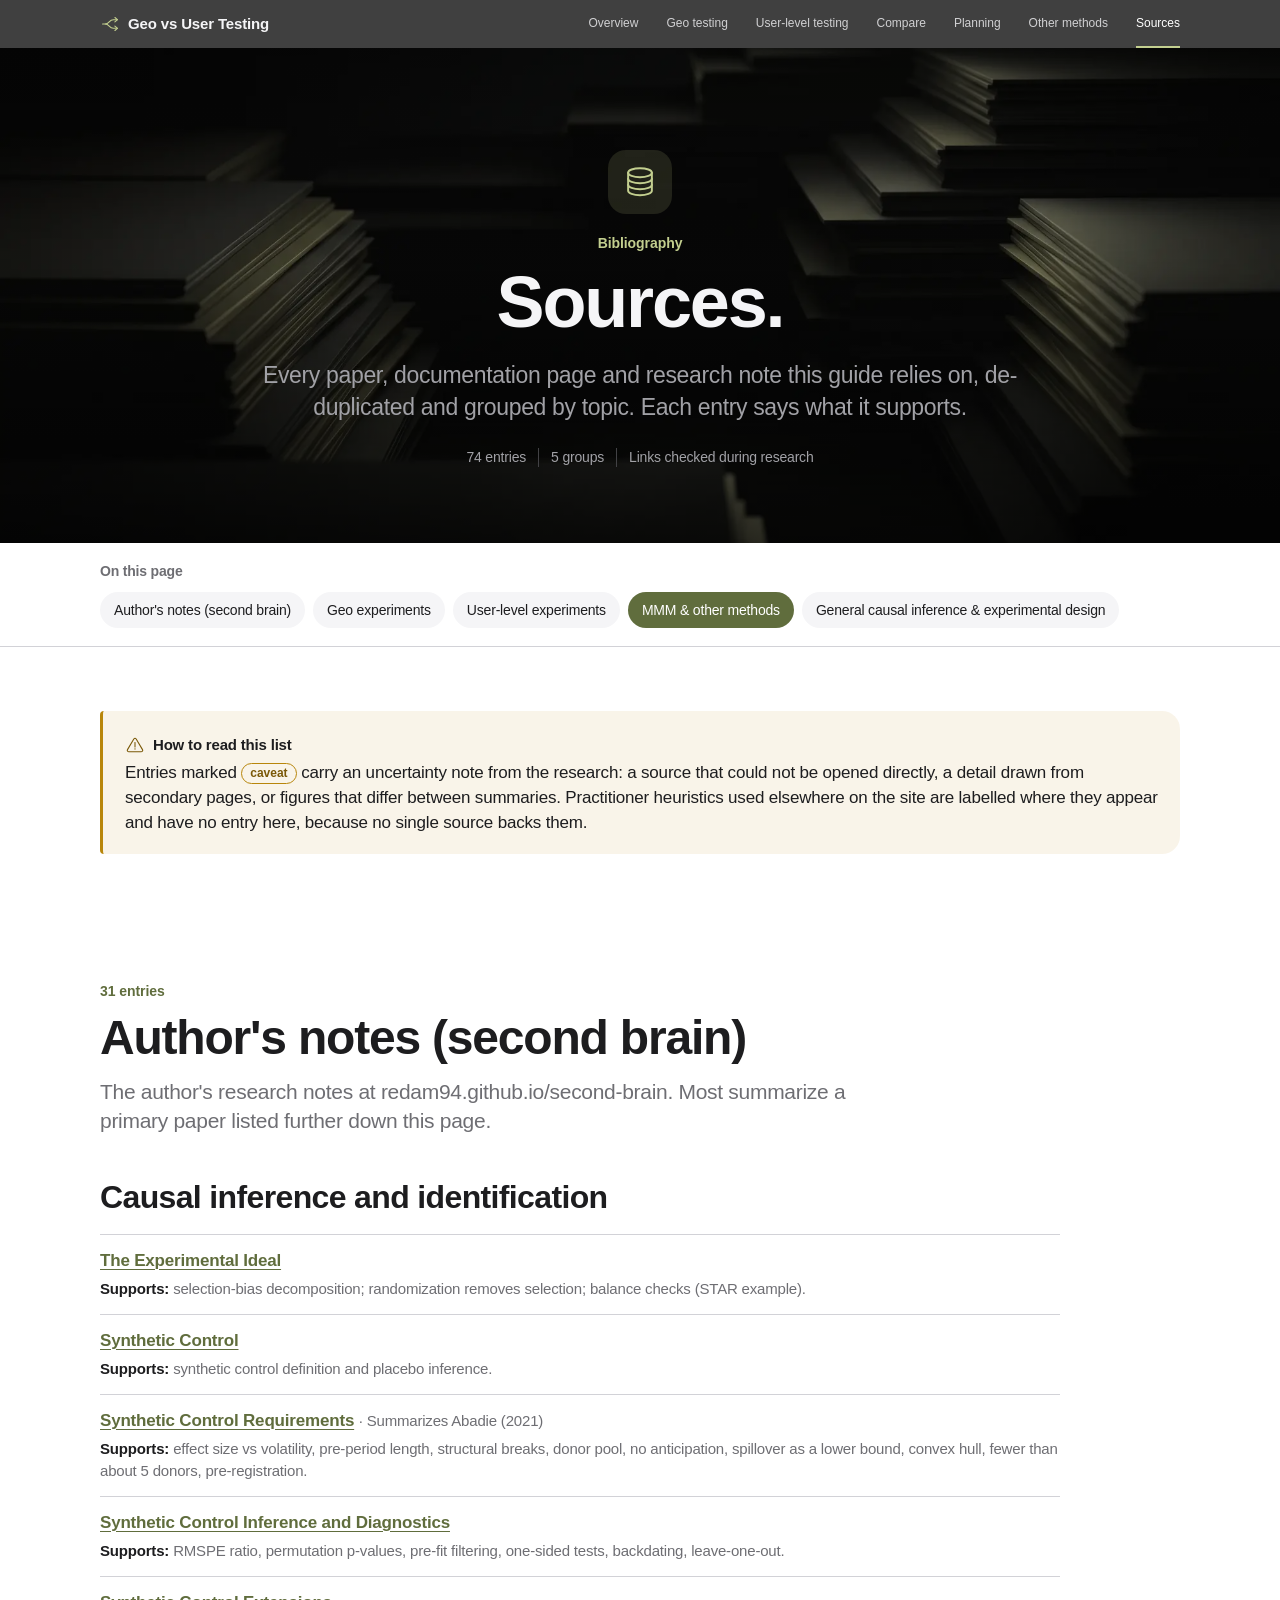
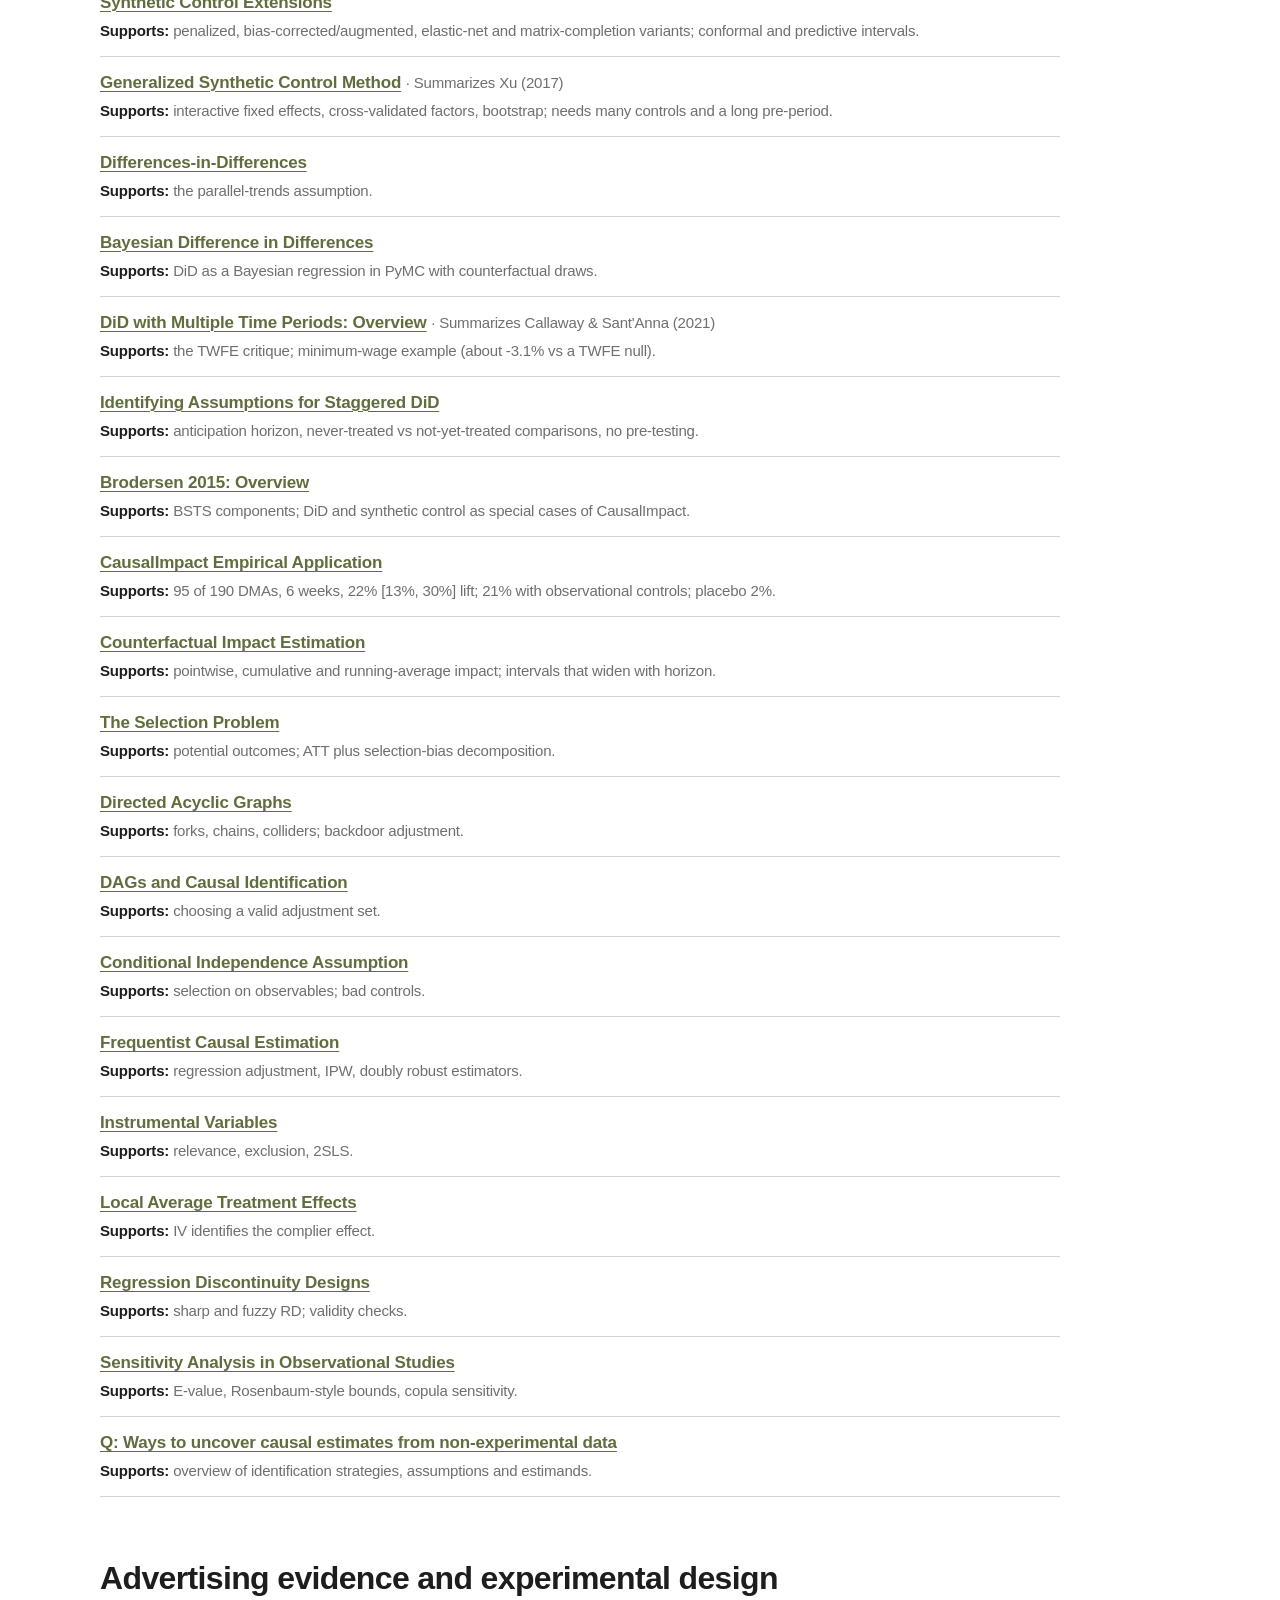
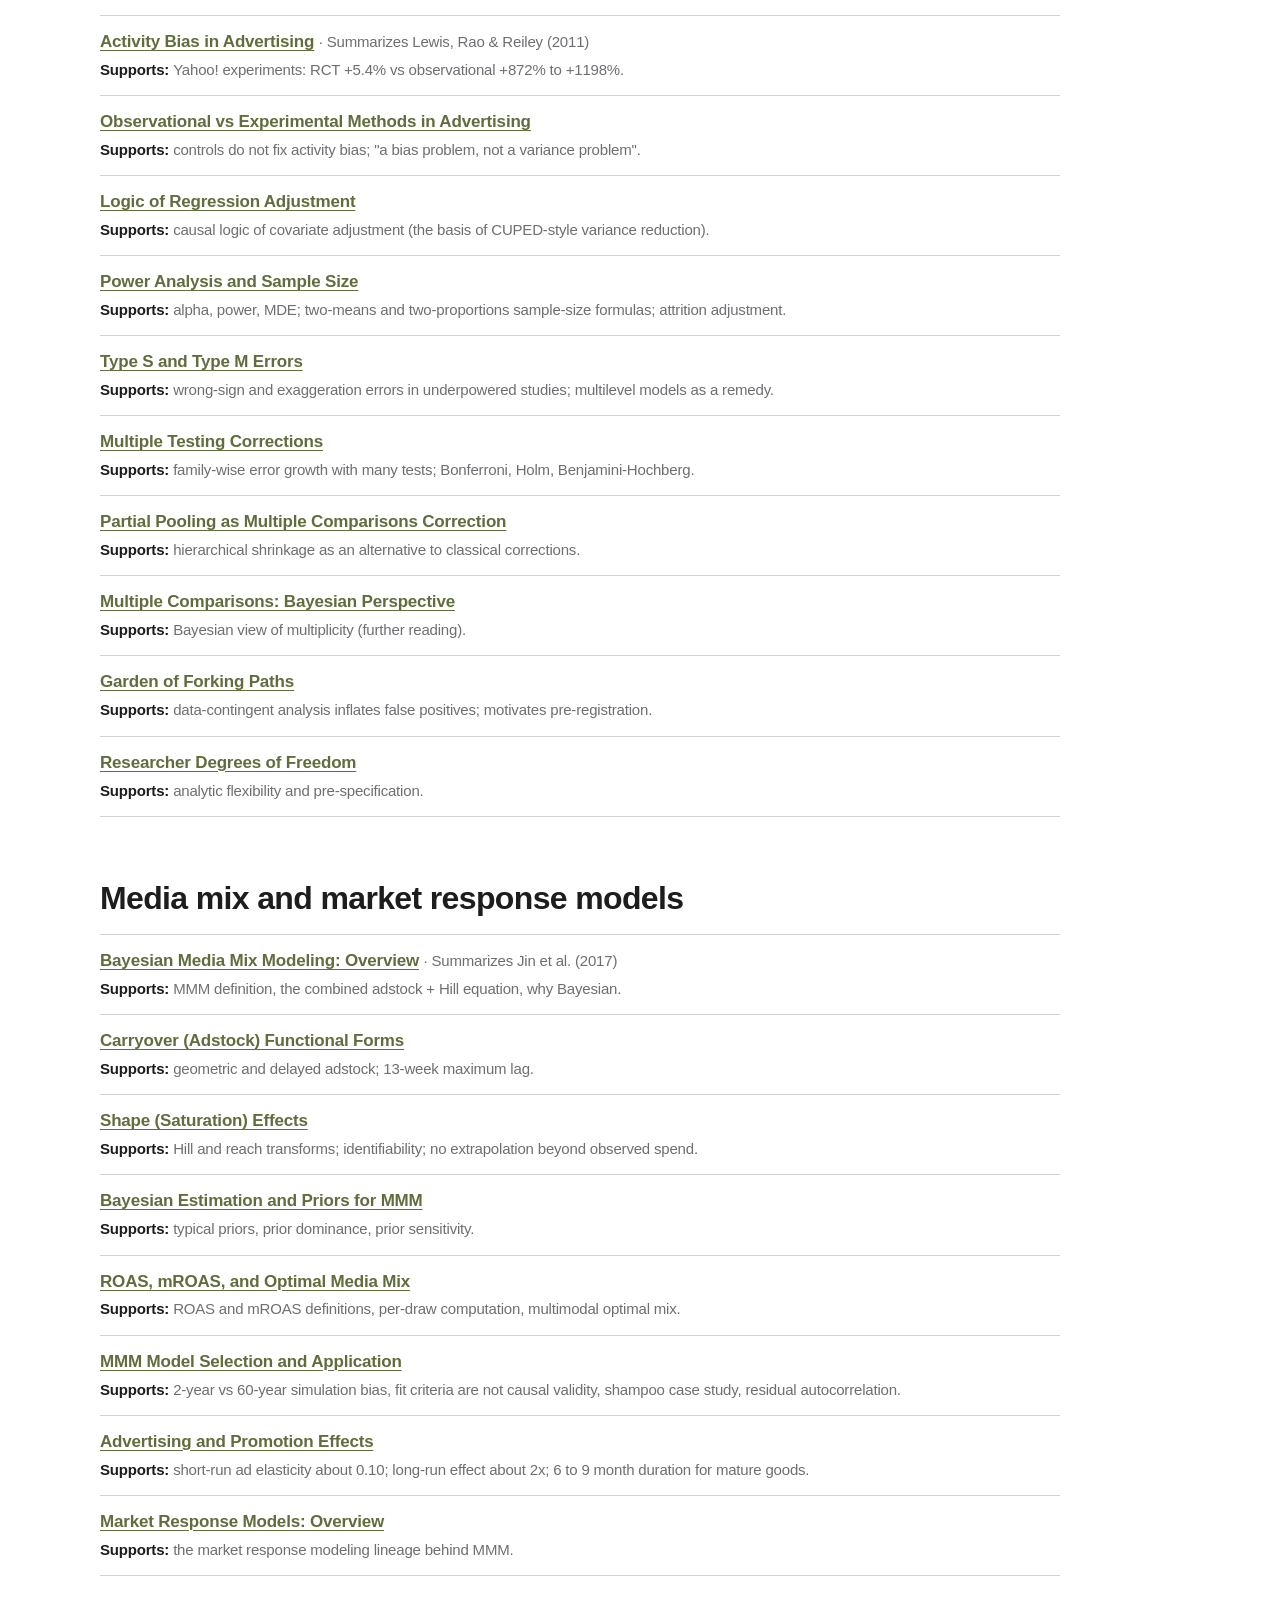
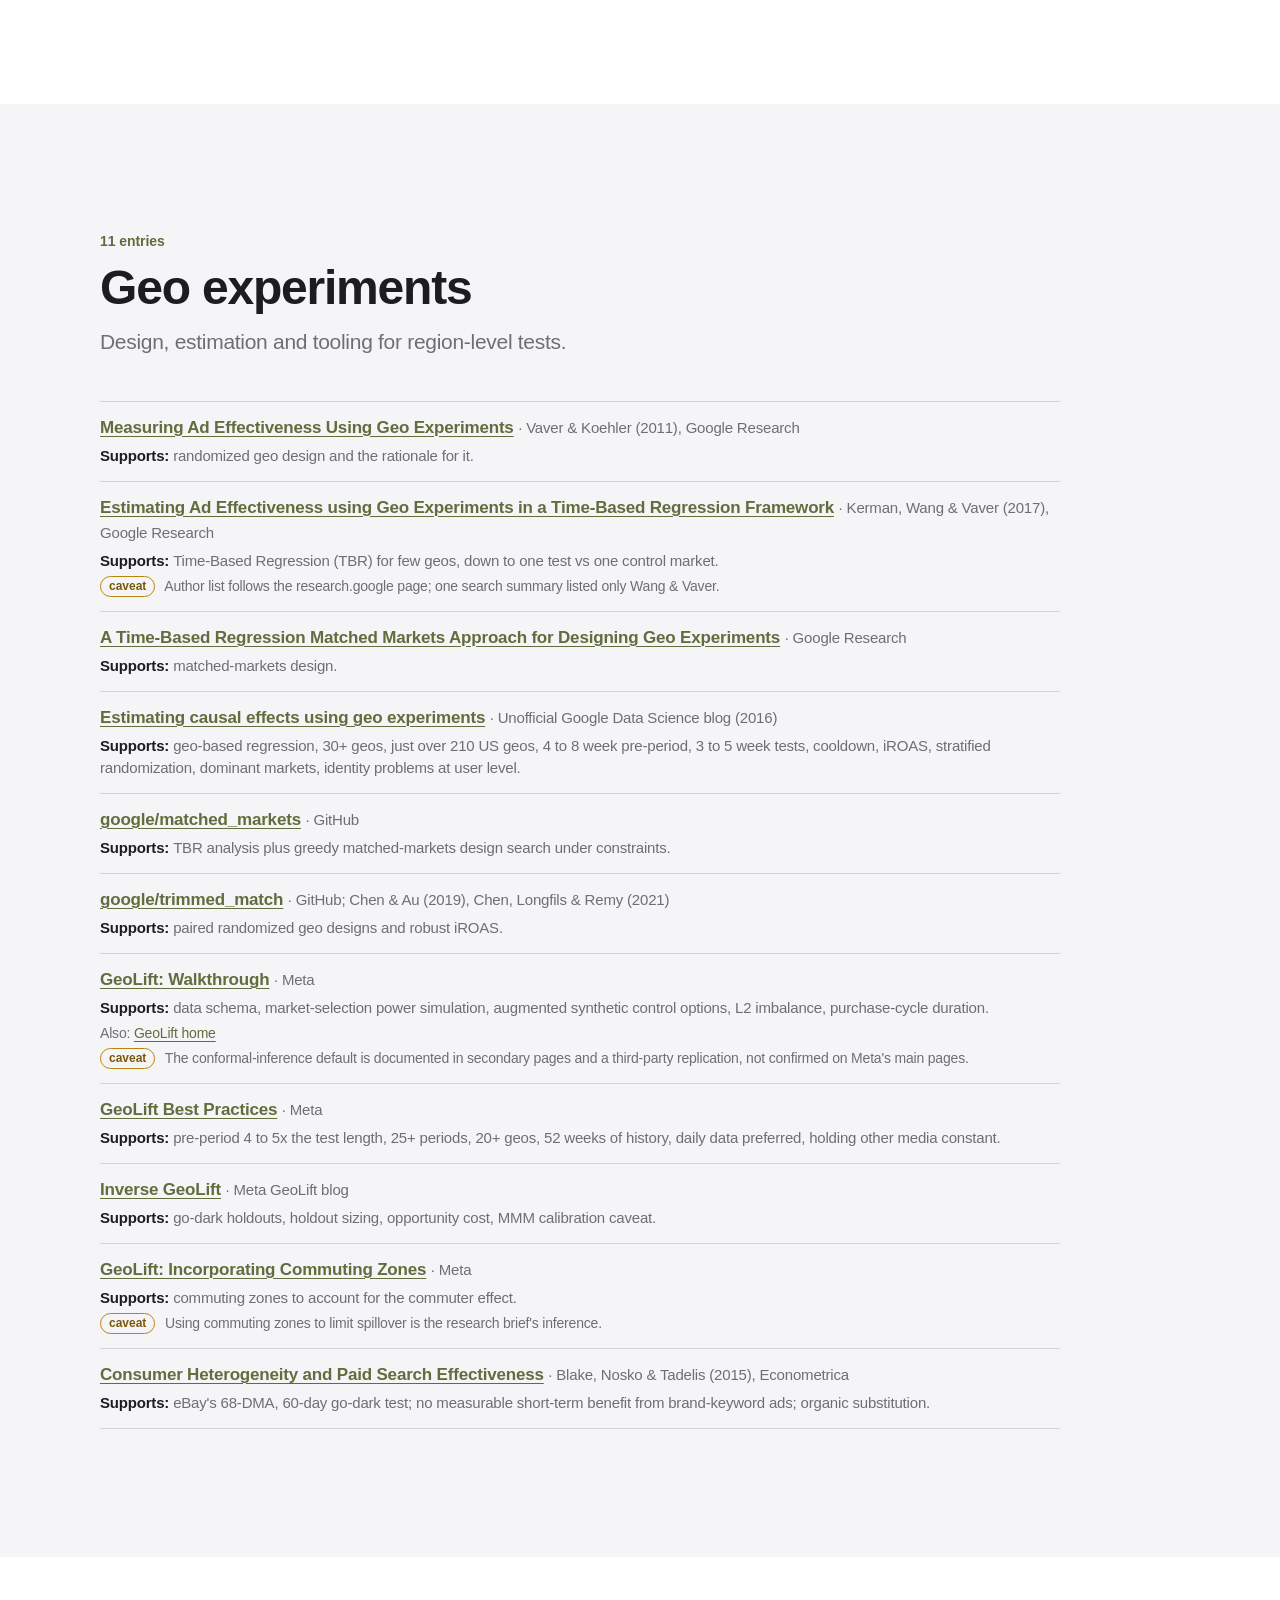
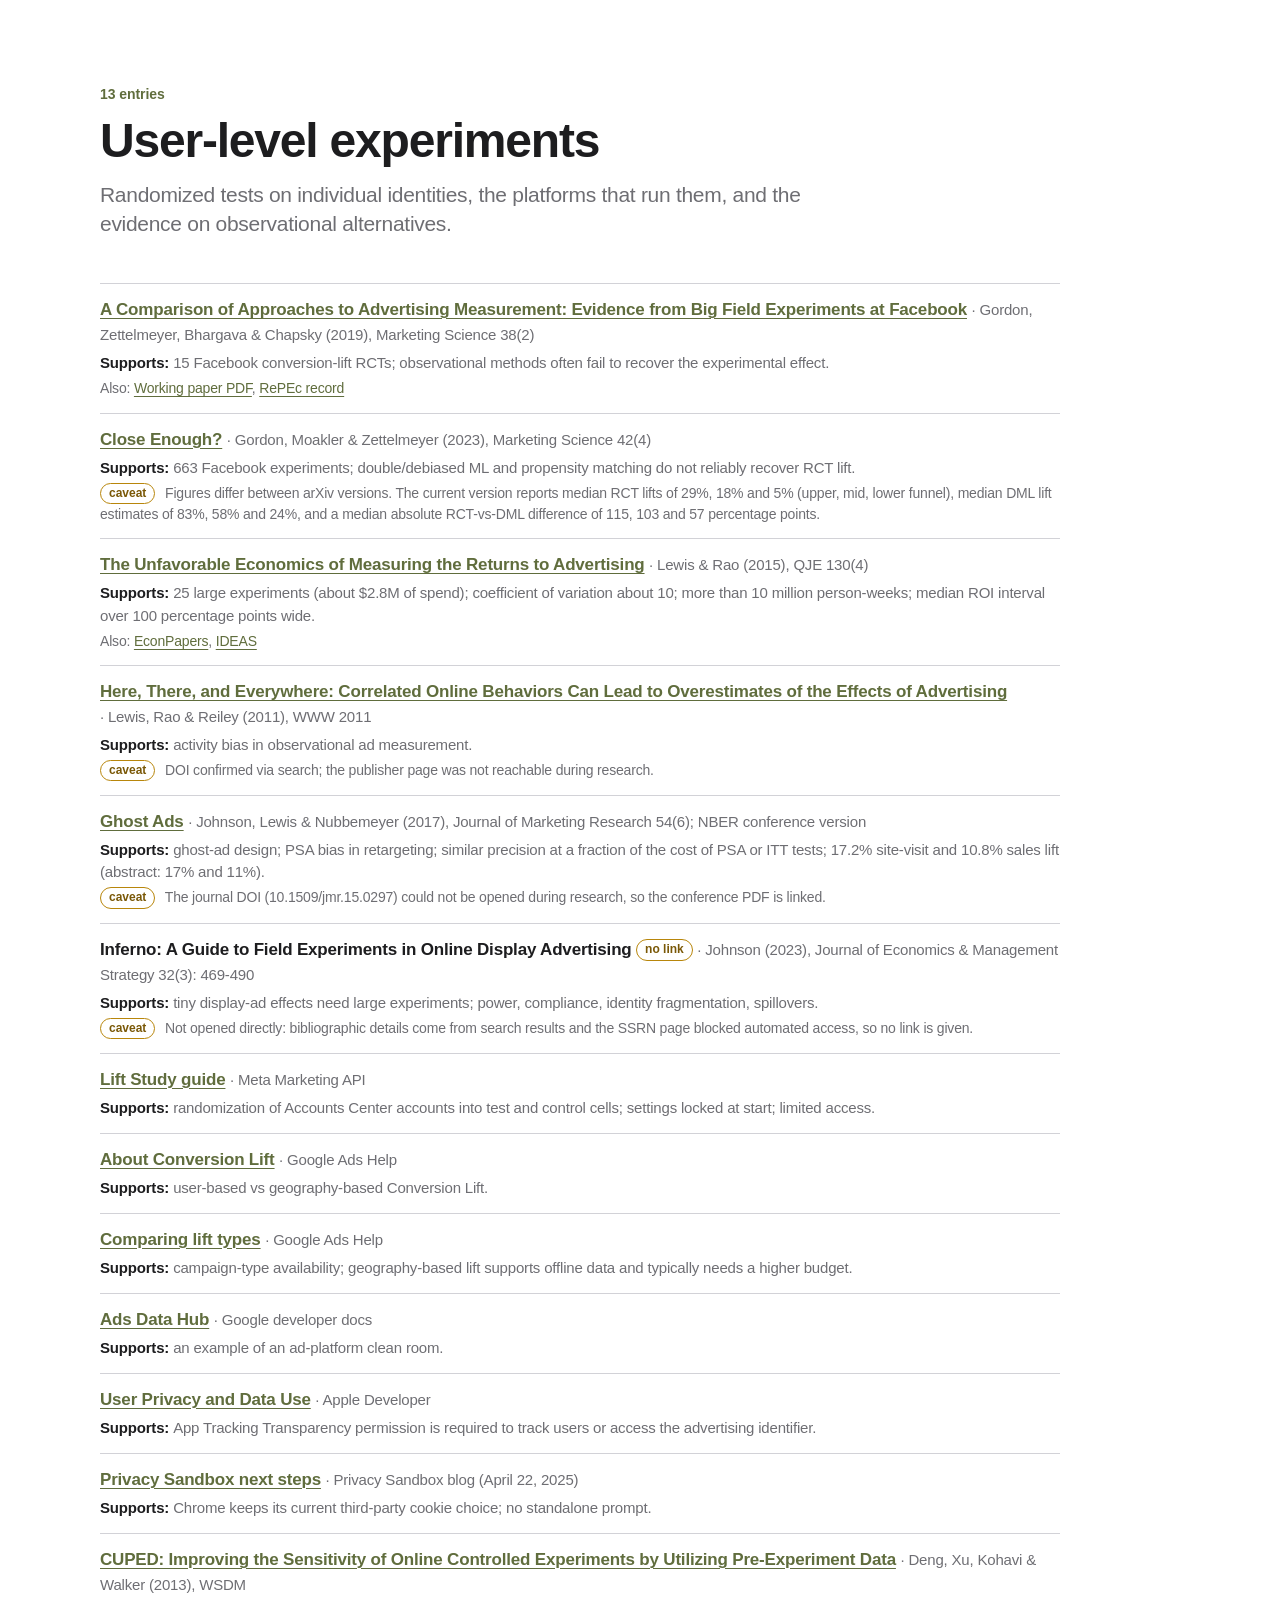
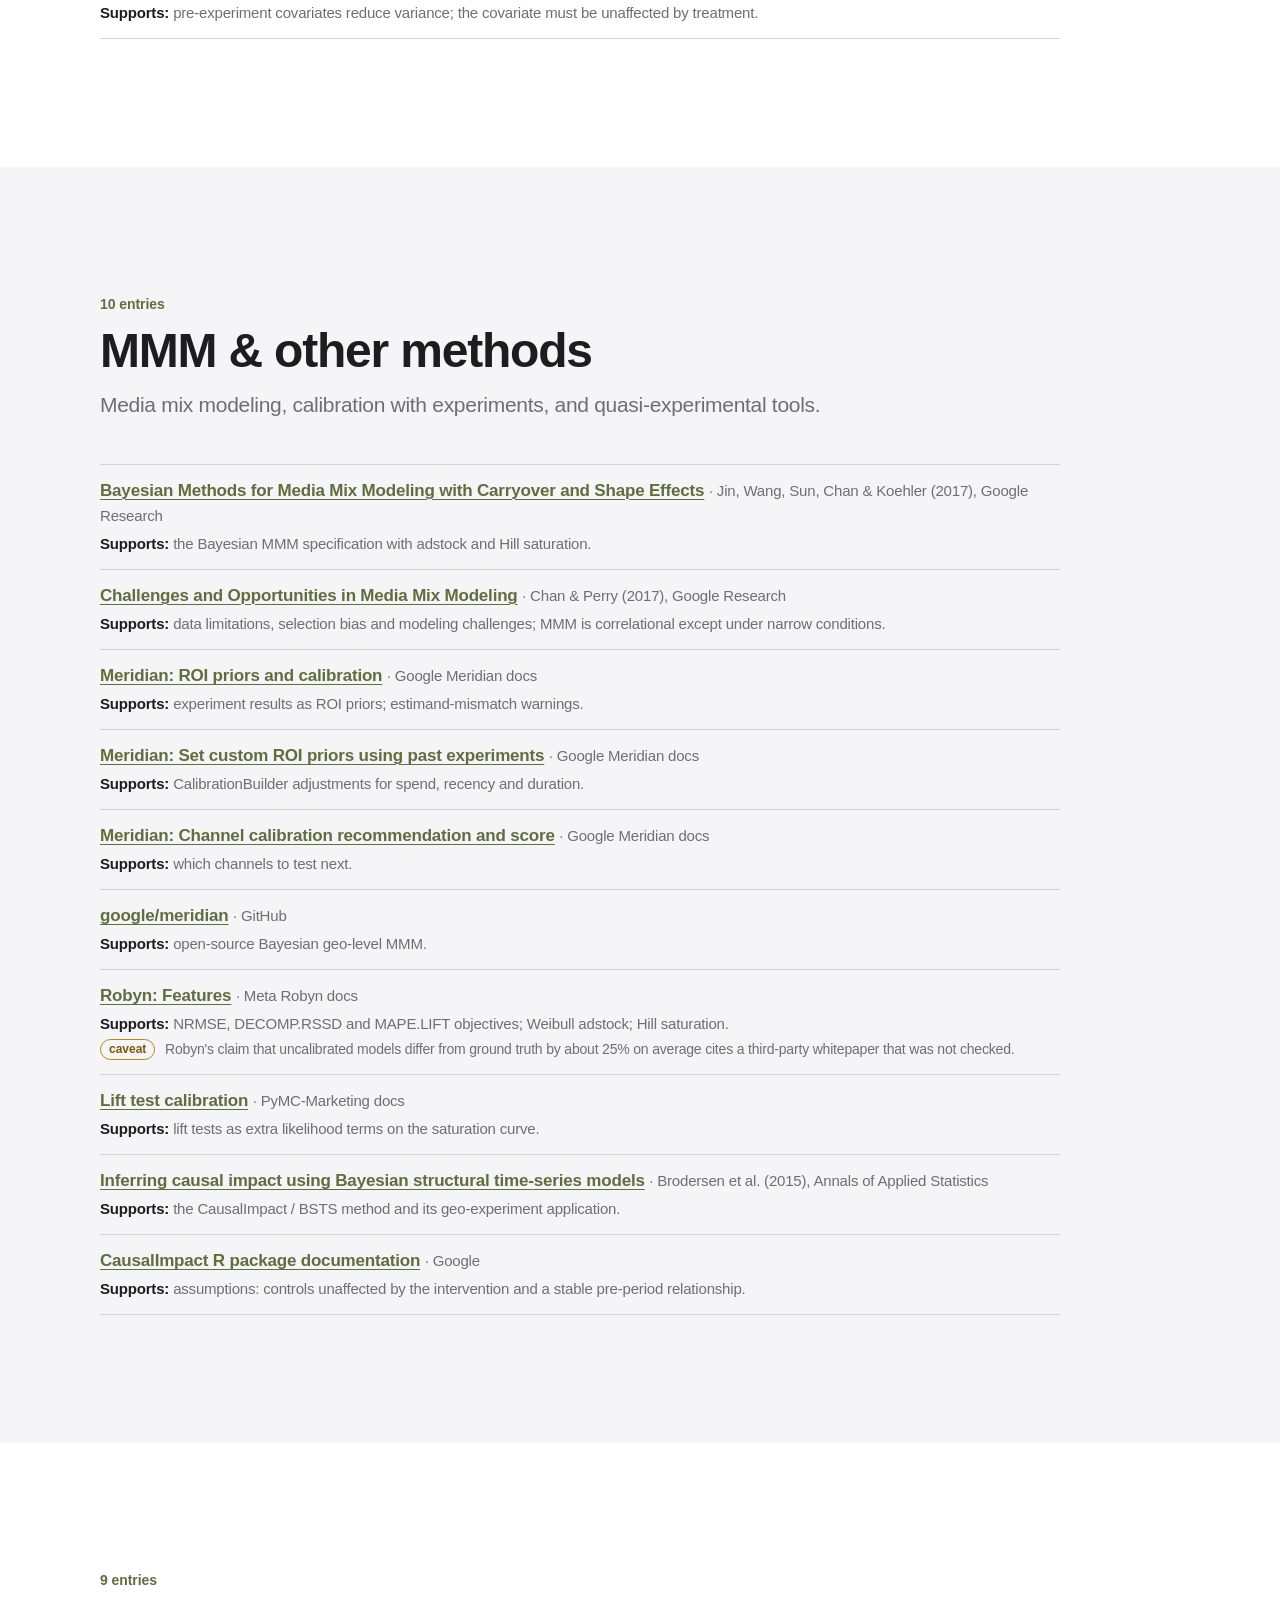
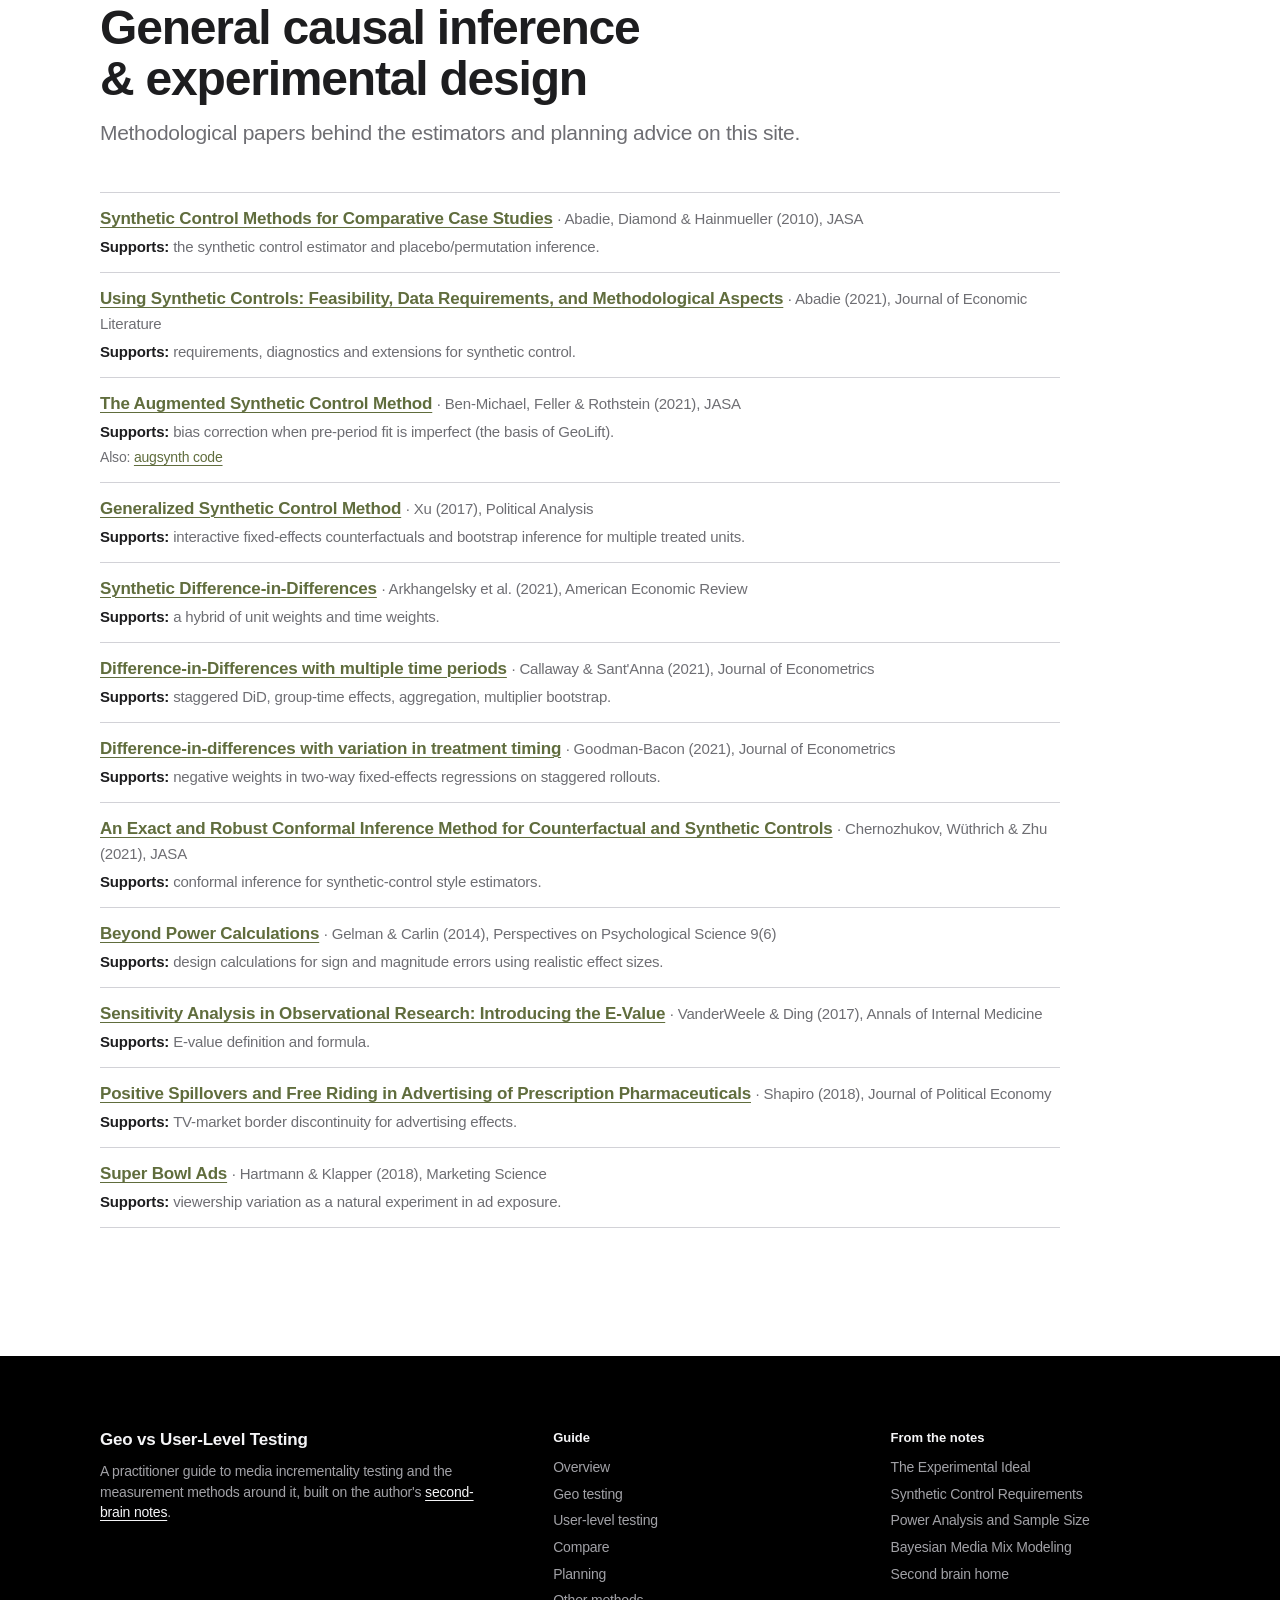
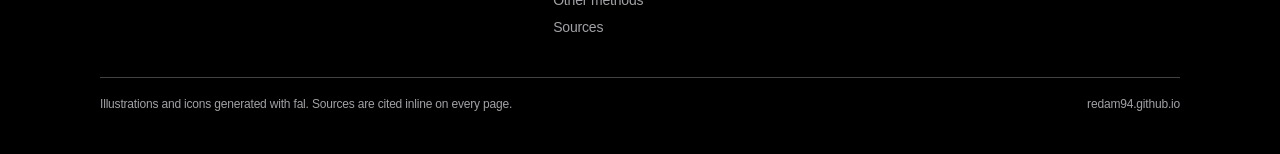
<file: sources.html>
<!doctype html>
<html lang="en" class="no-js">
<head>
  <meta charset="utf-8">
  <meta name="viewport" content="width=device-width, initial-scale=1">
  <title>Sources · Geo vs User-Level Testing</title>
  <meta name="description" content="Consolidated bibliography for the Geo-Level vs User-Level Testing guide: the author's notes, geo and user-level experiment papers, MMM and calibration docs, and causal-inference methods.">
  <meta name="theme-color" content="#000000">
  <meta name="color-scheme" content="light">
  <meta property="og:type" content="website">
  <meta property="og:site_name" content="Geo vs User-Level Testing">
  <meta property="og:title" content="Sources · Geo vs User-Level Testing">
  <meta property="og:description" content="Every paper, documentation page and research note the guide relies on, grouped by topic.">
  <meta property="og:url" content="https://redam94.github.io/geo-vs-user-level-testing/sources.html">
  <meta property="og:image" content="https://redam94.github.io/geo-vs-user-level-testing/assets/img/data.webp">
  <meta property="og:image:alt" content="Stacked rounded blocks and table-like slabs arranged as a tidy data store, with a few blocks in olive tones.">
  <meta name="twitter:card" content="summary_large_image">
  <link rel="icon" type="image/svg+xml" href="assets/icons/split.svg">
  <link rel="stylesheet" href="assets/css/site.css">
  <script src="assets/js/site.js"></script>
</head>
<body>
  <a class="skip-link" href="#main">Skip to content</a>

  <header class="nav">
    <div class="nav-inner">
      <a class="nav-brand" href="index.html"><span class="icon icon-split" aria-hidden="true"></span>Geo vs User Testing</a>
      <button class="nav-toggle" type="button" aria-expanded="false" aria-controls="nav-menu"><span class="nav-toggle-bars" aria-hidden="true"></span><span class="sr-only">Menu</span></button>
      <nav class="nav-menu" id="nav-menu" aria-label="Primary">
        <ul class="nav-links">
          <li><a href="index.html">Overview</a></li>
          <li><a href="geo-testing.html">Geo testing</a></li>
          <li><a href="user-level-testing.html">User-level testing</a></li>
          <li><a href="compare.html">Compare</a></li>
          <li><a href="planning.html">Planning</a></li>
          <li><a href="other-methods.html">Other methods</a></li>
          <li><a href="sources.html" aria-current="page">Sources</a></li>
        </ul>
      </nav>
    </div>
  </header>

  <main id="main">
    <section class="subhero on-dark has-bg bg-sources" aria-labelledby="page-title">
      <div class="wrap">
        <span class="icon-badge"><span class="icon icon-database" aria-hidden="true"></span></span>
        <p class="eyebrow">Bibliography</p>
        <h1 class="subhero-title" id="page-title">Sources.</h1>
        <p class="subhero-lede">Every paper, documentation page and research note this guide relies on, de-duplicated and grouped by topic. Each entry says what it supports.</p>
        <div class="meta"><span>74 entries</span><span>5 groups</span><span>Links checked during research</span></div>
      </div>
    </section>

    <div class="toc-band on-light">
      <div class="wrap">
        <nav class="toc" data-toc aria-label="On this page"></nav>
      </div>
    </div>

    <section class="section-tight pb-0 on-light" aria-label="How to read this list">
      <div class="wrap">
        <div class="callout caveat">
          <p class="callout-title"><span class="icon icon-warning" aria-hidden="true"></span>How to read this list</p>
          <p>Entries marked <span class="flag">caveat</span> carry an uncertainty note from the research: a source that could not be opened directly, a detail drawn from secondary pages, or figures that differ between summaries. Practitioner heuristics used elsewhere on the site are labelled where they appear and have no entry here, because no single source backs them.</p>
        </div>
      </div>
    </section>

    <section class="section on-light" aria-labelledby="notes">
      <div class="wrap">
        <div class="section-head">
          <p class="eyebrow">31 entries</p>
          <h2 class="headline" id="notes">Author's notes (second brain)</h2>
          <p class="lede">The author's research notes at redam94.github.io/second-brain. Most summarize a primary paper listed further down this page.</p>
        </div>
        <div class="ref-group mt-m">
          <h3 class="subhead">Causal inference and identification</h3>
          <ul class="refs refs-plain">
            <li><a class="ref-title" href="https://redam94.github.io/second-brain/Research/Econometrics/Foundations/The-Experimental-Ideal">The Experimental Ideal</a><span class="ref-supports">selection-bias decomposition; randomization removes selection; balance checks (STAR example).</span></li>
            <li><a class="ref-title" href="https://redam94.github.io/second-brain/Research/Econometrics/Identification-Strategies/Synthetic-Control">Synthetic Control</a><span class="ref-supports">synthetic control definition and placebo inference.</span></li>
            <li><a class="ref-title" href="https://redam94.github.io/second-brain/Research/Econometrics/Identification-Strategies/Synthetic-Control-Requirements">Synthetic Control Requirements</a> <span class="ref-meta">Summarizes Abadie (2021)</span><span class="ref-supports">effect size vs volatility, pre-period length, structural breaks, donor pool, no anticipation, spillover as a lower bound, convex hull, fewer than about 5 donors, pre-registration.</span></li>
            <li><a class="ref-title" href="https://redam94.github.io/second-brain/Research/Econometrics/Identification-Strategies/Synthetic-Control-Inference-and-Diagnostics">Synthetic Control Inference and Diagnostics</a><span class="ref-supports">RMSPE ratio, permutation p-values, pre-fit filtering, one-sided tests, backdating, leave-one-out.</span></li>
            <li><a class="ref-title" href="https://redam94.github.io/second-brain/Research/Econometrics/Identification-Strategies/Synthetic-Control-Extensions">Synthetic Control Extensions</a><span class="ref-supports">penalized, bias-corrected/augmented, elastic-net and matrix-completion variants; conformal and predictive intervals.</span></li>
            <li><a class="ref-title" href="https://redam94.github.io/second-brain/Research/Econometrics/Identification-Strategies/Generalized-Synthetic-Control-Method">Generalized Synthetic Control Method</a> <span class="ref-meta">Summarizes Xu (2017)</span><span class="ref-supports">interactive fixed effects, cross-validated factors, bootstrap; needs many controls and a long pre-period.</span></li>
            <li><a class="ref-title" href="https://redam94.github.io/second-brain/Research/Econometrics/Identification-Strategies/Differences-in-Differences">Differences-in-Differences</a><span class="ref-supports">the parallel-trends assumption.</span></li>
            <li><a class="ref-title" href="https://redam94.github.io/second-brain/Research/Econometrics/Identification-Strategies/Bayesian-Difference-in-Differences">Bayesian Difference in Differences</a><span class="ref-supports">DiD as a Bayesian regression in PyMC with counterfactual draws.</span></li>
            <li><a class="ref-title" href="https://redam94.github.io/second-brain/Research/Econometrics/Difference-in-Differences/Difference-in-Differences-with-Multiple-Time-Periods---Overview">DiD with Multiple Time Periods: Overview</a> <span class="ref-meta">Summarizes Callaway &amp; Sant'Anna (2021)</span><span class="ref-supports">the TWFE critique; minimum-wage example (about -3.1% vs a TWFE null).</span></li>
            <li><a class="ref-title" href="https://redam94.github.io/second-brain/Research/Econometrics/Difference-in-Differences/Identifying-Assumptions-for-Staggered-DiD">Identifying Assumptions for Staggered DiD</a><span class="ref-supports">anticipation horizon, never-treated vs not-yet-treated comparisons, no pre-testing.</span></li>
            <li><a class="ref-title" href="https://redam94.github.io/second-brain/Research/Bayesian-Statistics/Causal-Inference/Time-Series-Causal-Inference/Brodersen-2015---Overview">Brodersen 2015: Overview</a><span class="ref-supports">BSTS components; DiD and synthetic control as special cases of CausalImpact.</span></li>
            <li><a class="ref-title" href="https://redam94.github.io/second-brain/Research/Bayesian-Statistics/Causal-Inference/Time-Series-Causal-Inference/CausalImpact-Empirical-Application">CausalImpact Empirical Application</a><span class="ref-supports">95 of 190 DMAs, 6 weeks, 22% [13%, 30%] lift; 21% with observational controls; placebo 2%.</span></li>
            <li><a class="ref-title" href="https://redam94.github.io/second-brain/Research/Bayesian-Statistics/Causal-Inference/Time-Series-Causal-Inference/Counterfactual-Impact-Estimation">Counterfactual Impact Estimation</a><span class="ref-supports">pointwise, cumulative and running-average impact; intervals that widen with horizon.</span></li>
            <li><a class="ref-title" href="https://redam94.github.io/second-brain/Research/Econometrics/Foundations/The-Selection-Problem">The Selection Problem</a><span class="ref-supports">potential outcomes; ATT plus selection-bias decomposition.</span></li>
            <li><a class="ref-title" href="https://redam94.github.io/second-brain/Research/Econometrics/Foundations/Directed-Acyclic-Graphs">Directed Acyclic Graphs</a><span class="ref-supports">forks, chains, colliders; backdoor adjustment.</span></li>
            <li><a class="ref-title" href="https://redam94.github.io/second-brain/Research/Econometrics/Identification-Strategies/DAGs-and-Causal-Identification">DAGs and Causal Identification</a><span class="ref-supports">choosing a valid adjustment set.</span></li>
            <li><a class="ref-title" href="https://redam94.github.io/second-brain/Research/Econometrics/Regression-Foundations/Conditional-Independence-Assumption">Conditional Independence Assumption</a><span class="ref-supports">selection on observables; bad controls.</span></li>
            <li><a class="ref-title" href="https://redam94.github.io/second-brain/Research/Bayesian-Statistics/Causal-Inference/Foundations/Frequentist-Causal-Estimation">Frequentist Causal Estimation</a><span class="ref-supports">regression adjustment, IPW, doubly robust estimators.</span></li>
            <li><a class="ref-title" href="https://redam94.github.io/second-brain/Research/Econometrics/Identification-Strategies/Instrumental-Variables">Instrumental Variables</a><span class="ref-supports">relevance, exclusion, 2SLS.</span></li>
            <li><a class="ref-title" href="https://redam94.github.io/second-brain/Research/Econometrics/Identification-Strategies/Local-Average-Treatment-Effects">Local Average Treatment Effects</a><span class="ref-supports">IV identifies the complier effect.</span></li>
            <li><a class="ref-title" href="https://redam94.github.io/second-brain/Research/Econometrics/Identification-Strategies/Regression-Discontinuity-Designs">Regression Discontinuity Designs</a><span class="ref-supports">sharp and fuzzy RD; validity checks.</span></li>
            <li><a class="ref-title" href="https://redam94.github.io/second-brain/Research/Bayesian-Statistics/Causal-Inference/Sensitivity-and-Complex-Mechanisms/Sensitivity-Analysis-in-Observational-Studies">Sensitivity Analysis in Observational Studies</a><span class="ref-supports">E-value, Rosenbaum-style bounds, copula sensitivity.</span></li>
            <li><a class="ref-title" href="https://redam94.github.io/second-brain/Questions-and-Answers/Q---Uncovering-Causal-Estimates-from-Non-Experimental-Data">Q: Ways to uncover causal estimates from non-experimental data</a><span class="ref-supports">overview of identification strategies, assumptions and estimands.</span></li>
          </ul>
        </div>
        <div class="ref-group mt-m">
          <h3 class="subhead">Advertising evidence and experimental design</h3>
          <ul class="refs refs-plain">
            <li><a class="ref-title" href="https://redam94.github.io/second-brain/Research/Research-Methodology/Activity-Bias-in-Advertising">Activity Bias in Advertising</a> <span class="ref-meta">Summarizes Lewis, Rao &amp; Reiley (2011)</span><span class="ref-supports">Yahoo! experiments: RCT +5.4% vs observational +872% to +1198%.</span></li>
            <li><a class="ref-title" href="https://redam94.github.io/second-brain/Research/Research-Methodology/Observational-vs-Experimental-Methods-in-Advertising">Observational vs Experimental Methods in Advertising</a><span class="ref-supports">controls do not fix activity bias; "a bias problem, not a variance problem".</span></li>
            <li><a class="ref-title" href="https://redam94.github.io/second-brain/Research/Research-Methodology/Logic-of-Regression-Adjustment">Logic of Regression Adjustment</a><span class="ref-supports">causal logic of covariate adjustment (the basis of CUPED-style variance reduction).</span></li>
            <li><a class="ref-title" href="https://redam94.github.io/second-brain/Research/Research-Methodology/Experimental-Design/Power-Analysis-and-Sample-Size">Power Analysis and Sample Size</a><span class="ref-supports">alpha, power, MDE; two-means and two-proportions sample-size formulas; attrition adjustment.</span></li>
            <li><a class="ref-title" href="https://redam94.github.io/second-brain/Research/Research-Methodology/Experimental-Design/Type-S-and-Type-M-Errors">Type S and Type M Errors</a><span class="ref-supports">wrong-sign and exaggeration errors in underpowered studies; multilevel models as a remedy.</span></li>
            <li><a class="ref-title" href="https://redam94.github.io/second-brain/Research/Research-Methodology/Experimental-Design/Multiple-Testing-Corrections">Multiple Testing Corrections</a><span class="ref-supports">family-wise error growth with many tests; Bonferroni, Holm, Benjamini-Hochberg.</span></li>
            <li><a class="ref-title" href="https://redam94.github.io/second-brain/Research/Bayesian-Statistics/Inference-Fundamentals/Partial-Pooling-as-Multiple-Comparisons-Correction">Partial Pooling as Multiple Comparisons Correction</a><span class="ref-supports">hierarchical shrinkage as an alternative to classical corrections.</span></li>
            <li><a class="ref-title" href="https://redam94.github.io/second-brain/Research/Research-Methodology/Multiple-Comparisons---Bayesian-Perspective">Multiple Comparisons: Bayesian Perspective</a><span class="ref-supports">Bayesian view of multiplicity (further reading).</span></li>
            <li><a class="ref-title" href="https://redam94.github.io/second-brain/Research/Research-Methodology/Garden-of-Forking-Paths">Garden of Forking Paths</a><span class="ref-supports">data-contingent analysis inflates false positives; motivates pre-registration.</span></li>
            <li><a class="ref-title" href="https://redam94.github.io/second-brain/Research/Research-Methodology/Researcher-Degrees-of-Freedom">Researcher Degrees of Freedom</a><span class="ref-supports">analytic flexibility and pre-specification.</span></li>
          </ul>
        </div>
        <div class="ref-group mt-m">
          <h3 class="subhead">Media mix and market response models</h3>
          <ul class="refs refs-plain">
            <li><a class="ref-title" href="https://redam94.github.io/second-brain/Research/Market-Response-Models/Bayesian-Media-Mix-Modeling/Bayesian-Media-Mix-Modeling---Overview">Bayesian Media Mix Modeling: Overview</a> <span class="ref-meta">Summarizes Jin et al. (2017)</span><span class="ref-supports">MMM definition, the combined adstock + Hill equation, why Bayesian.</span></li>
            <li><a class="ref-title" href="https://redam94.github.io/second-brain/Research/Market-Response-Models/Bayesian-Media-Mix-Modeling/Carryover-(Adstock)-Functional-Forms">Carryover (Adstock) Functional Forms</a><span class="ref-supports">geometric and delayed adstock; 13-week maximum lag.</span></li>
            <li><a class="ref-title" href="https://redam94.github.io/second-brain/Research/Market-Response-Models/Bayesian-Media-Mix-Modeling/Shape-(Saturation)-Effects">Shape (Saturation) Effects</a><span class="ref-supports">Hill and reach transforms; identifiability; no extrapolation beyond observed spend.</span></li>
            <li><a class="ref-title" href="https://redam94.github.io/second-brain/Research/Market-Response-Models/Bayesian-Media-Mix-Modeling/Bayesian-Estimation-and-Priors-for-MMM">Bayesian Estimation and Priors for MMM</a><span class="ref-supports">typical priors, prior dominance, prior sensitivity.</span></li>
            <li><a class="ref-title" href="https://redam94.github.io/second-brain/Research/Market-Response-Models/Bayesian-Media-Mix-Modeling/ROAS,-mROAS,-and-Optimal-Media-Mix">ROAS, mROAS, and Optimal Media Mix</a><span class="ref-supports">ROAS and mROAS definitions, per-draw computation, multimodal optimal mix.</span></li>
            <li><a class="ref-title" href="https://redam94.github.io/second-brain/Research/Market-Response-Models/Bayesian-Media-Mix-Modeling/MMM-Model-Selection-and-Application">MMM Model Selection and Application</a><span class="ref-supports">2-year vs 60-year simulation bias, fit criteria are not causal validity, shampoo case study, residual autocorrelation.</span></li>
            <li><a class="ref-title" href="https://redam94.github.io/second-brain/Research/Market-Response-Models/Empirical-Findings-and-Applications/Advertising-and-Promotion-Effects">Advertising and Promotion Effects</a><span class="ref-supports">short-run ad elasticity about 0.10; long-run effect about 2x; 6 to 9 month duration for mature goods.</span></li>
            <li><a class="ref-title" href="https://redam94.github.io/second-brain/Research/Market-Response-Models/Introduction/Market-Response-Models---Overview">Market Response Models: Overview</a><span class="ref-supports">the market response modeling lineage behind MMM.</span></li>
          </ul>
        </div>
      </div>
    </section>

    <section class="section on-mist" aria-labelledby="geo">
      <div class="wrap">
        <div class="section-head">
          <p class="eyebrow">11 entries</p>
          <h2 class="headline" id="geo">Geo experiments</h2>
          <p class="lede">Design, estimation and tooling for region-level tests.</p>
        </div>
        <div class="ref-group mt-m">
          <ul class="refs refs-plain">
            <li><a class="ref-title" href="https://research.google/pubs/measuring-ad-effectiveness-using-geo-experiments/">Measuring Ad Effectiveness Using Geo Experiments</a> <span class="ref-meta">Vaver &amp; Koehler (2011), Google Research</span><span class="ref-supports">randomized geo design and the rationale for it.</span></li>
            <li><a class="ref-title" href="https://research.google/pubs/estimating-ad-effectiveness-using-geo-experiments-in-a-time-based-regression-framework/">Estimating Ad Effectiveness using Geo Experiments in a Time-Based Regression Framework</a> <span class="ref-meta">Kerman, Wang &amp; Vaver (2017), Google Research</span><span class="ref-supports">Time-Based Regression (TBR) for few geos, down to one test vs one control market.</span><span class="ref-caveat"><span class="flag">caveat</span> Author list follows the research.google page; one search summary listed only Wang &amp; Vaver.</span></li>
            <li><a class="ref-title" href="https://research.google/pubs/pub48983/">A Time-Based Regression Matched Markets Approach for Designing Geo Experiments</a> <span class="ref-meta">Google Research</span><span class="ref-supports">matched-markets design.</span></li>
            <li><a class="ref-title" href="https://www.unofficialgoogledatascience.com/2016/06/estimating-causal-effects-using-geo.html">Estimating causal effects using geo experiments</a> <span class="ref-meta">Unofficial Google Data Science blog (2016)</span><span class="ref-supports">geo-based regression, 30+ geos, just over 210 US geos, 4 to 8 week pre-period, 3 to 5 week tests, cooldown, iROAS, stratified randomization, dominant markets, identity problems at user level.</span></li>
            <li><a class="ref-title" href="https://github.com/google/matched_markets">google/matched_markets</a> <span class="ref-meta">GitHub</span><span class="ref-supports">TBR analysis plus greedy matched-markets design search under constraints.</span></li>
            <li><a class="ref-title" href="https://github.com/google/trimmed_match">google/trimmed_match</a> <span class="ref-meta">GitHub; Chen &amp; Au (2019), Chen, Longfils &amp; Remy (2021)</span><span class="ref-supports">paired randomized geo designs and robust iROAS.</span></li>
            <li><a class="ref-title" href="https://facebookincubator.github.io/GeoLift/docs/GettingStarted/Walkthrough">GeoLift: Walkthrough</a> <span class="ref-meta">Meta</span><span class="ref-supports">data schema, market-selection power simulation, augmented synthetic control options, L2 imbalance, purchase-cycle duration.</span><span class="ref-links">Also: <a href="https://facebookincubator.github.io/GeoLift/">GeoLift home</a></span><span class="ref-caveat"><span class="flag">caveat</span> The conformal-inference default is documented in secondary pages and a third-party replication, not confirmed on Meta's main pages.</span></li>
            <li><a class="ref-title" href="https://facebookincubator.github.io/GeoLift/docs/Best%20Practices/BestPractices">GeoLift Best Practices</a> <span class="ref-meta">Meta</span><span class="ref-supports">pre-period 4 to 5x the test length, 25+ periods, 20+ geos, 52 weeks of history, daily data preferred, holding other media constant.</span></li>
            <li><a class="ref-title" href="https://facebookincubator.github.io/GeoLift/blog/inverse-geolift">Inverse GeoLift</a> <span class="ref-meta">Meta GeoLift blog</span><span class="ref-supports">go-dark holdouts, holdout sizing, opportunity cost, MMM calibration caveat.</span></li>
            <li><a class="ref-title" href="https://facebookincubator.github.io/GeoLift/docs/GettingStarted/Incorporating_CommutingZones">GeoLift: Incorporating Commuting Zones</a> <span class="ref-meta">Meta</span><span class="ref-supports">commuting zones to account for the commuter effect.</span><span class="ref-caveat"><span class="flag">caveat</span> Using commuting zones to limit spillover is the research brief's inference.</span></li>
            <li><a class="ref-title" href="https://doi.org/10.3982/ECTA12423">Consumer Heterogeneity and Paid Search Effectiveness</a> <span class="ref-meta">Blake, Nosko &amp; Tadelis (2015), Econometrica</span><span class="ref-supports">eBay's 68-DMA, 60-day go-dark test; no measurable short-term benefit from brand-keyword ads; organic substitution.</span></li>
          </ul>
        </div>
      </div>
    </section>

    <section class="section on-light" aria-labelledby="user">
      <div class="wrap">
        <div class="section-head">
          <p class="eyebrow">13 entries</p>
          <h2 class="headline" id="user">User-level experiments</h2>
          <p class="lede">Randomized tests on individual identities, the platforms that run them, and the evidence on observational alternatives.</p>
        </div>
        <div class="ref-group mt-m">
          <ul class="refs refs-plain">
            <li><a class="ref-title" href="https://doi.org/10.1287/mksc.2018.1135">A Comparison of Approaches to Advertising Measurement: Evidence from Big Field Experiments at Facebook</a> <span class="ref-meta">Gordon, Zettelmeyer, Bhargava &amp; Chapsky (2019), Marketing Science 38(2)</span><span class="ref-supports">15 Facebook conversion-lift RCTs; observational methods often fail to recover the experimental effect.</span><span class="ref-links">Also: <a href="https://www.kellogg.northwestern.edu/faculty/gordon_b/files/fb_comparison.pdf">Working paper PDF</a>, <a href="https://econpapers.repec.org/RePEc:inm:ormksc:v:38:y:2019:i:2:p:193-225">RePEc record</a></span></li>
            <li><a class="ref-title" href="https://arxiv.org/abs/2201.07055">Close Enough?</a> <span class="ref-meta">Gordon, Moakler &amp; Zettelmeyer (2023), Marketing Science 42(4)</span><span class="ref-supports">663 Facebook experiments; double/debiased ML and propensity matching do not reliably recover RCT lift.</span><span class="ref-caveat"><span class="flag">caveat</span> Figures differ between arXiv versions. The current version reports median RCT lifts of 29%, 18% and 5% (upper, mid, lower funnel), median DML lift estimates of 83%, 58% and 24%, and a median absolute RCT-vs-DML difference of 115, 103 and 57 percentage points.</span></li>
            <li><a class="ref-title" href="https://doi.org/10.1093/qje/qjv023">The Unfavorable Economics of Measuring the Returns to Advertising</a> <span class="ref-meta">Lewis &amp; Rao (2015), QJE 130(4)</span><span class="ref-supports">25 large experiments (about $2.8M of spend); coefficient of variation about 10; more than 10 million person-weeks; median ROI interval over 100 percentage points wide.</span><span class="ref-links">Also: <a href="https://econpapers.repec.org/RePEc:oup:qjecon:v:130:y:2015:i:4:p:1941-1973">EconPapers</a>, <a href="https://ideas.repec.org/a/oup/qjecon/v130y2015i4p1941-1973.html">IDEAS</a></span></li>
            <li><a class="ref-title" href="https://doi.org/10.1145/1963405.1963431">Here, There, and Everywhere: Correlated Online Behaviors Can Lead to Overestimates of the Effects of Advertising</a> <span class="ref-meta">Lewis, Rao &amp; Reiley (2011), WWW 2011</span><span class="ref-supports">activity bias in observational ad measurement.</span><span class="ref-caveat"><span class="flag">caveat</span> DOI confirmed via search; the publisher page was not reachable during research.</span></li>
            <li><a class="ref-title" href="https://conference.nber.org/conf_papers/f84173.pdf">Ghost Ads</a> <span class="ref-meta">Johnson, Lewis &amp; Nubbemeyer (2017), Journal of Marketing Research 54(6); NBER conference version</span><span class="ref-supports">ghost-ad design; PSA bias in retargeting; similar precision at a fraction of the cost of PSA or ITT tests; 17.2% site-visit and 10.8% sales lift (abstract: 17% and 11%).</span><span class="ref-caveat"><span class="flag">caveat</span> The journal DOI (10.1509/jmr.15.0297) could not be opened during research, so the conference PDF is linked.</span></li>
            <li><span class="ref-title">Inferno: A Guide to Field Experiments in Online Display Advertising</span> <span class="flag">no link</span> <span class="ref-meta">Johnson (2023), Journal of Economics &amp; Management Strategy 32(3): 469-490</span><span class="ref-supports">tiny display-ad effects need large experiments; power, compliance, identity fragmentation, spillovers.</span><span class="ref-caveat"><span class="flag">caveat</span> Not opened directly: bibliographic details come from search results and the SSRN page blocked automated access, so no link is given.</span></li>
            <li><a class="ref-title" href="https://developers.facebook.com/docs/marketing-api/guides/lift-studies">Lift Study guide</a> <span class="ref-meta">Meta Marketing API</span><span class="ref-supports">randomization of Accounts Center accounts into test and control cells; settings locked at start; limited access.</span></li>
            <li><a class="ref-title" href="https://support.google.com/google-ads/answer/12003020">About Conversion Lift</a> <span class="ref-meta">Google Ads Help</span><span class="ref-supports">user-based vs geography-based Conversion Lift.</span></li>
            <li><a class="ref-title" href="https://support.google.com/google-ads/answer/14097991">Comparing lift types</a> <span class="ref-meta">Google Ads Help</span><span class="ref-supports">campaign-type availability; geography-based lift supports offline data and typically needs a higher budget.</span></li>
            <li><a class="ref-title" href="https://developers.google.com/ads-data-hub">Ads Data Hub</a> <span class="ref-meta">Google developer docs</span><span class="ref-supports">an example of an ad-platform clean room.</span></li>
            <li><a class="ref-title" href="https://developer.apple.com/app-store/user-privacy-and-data-use/">User Privacy and Data Use</a> <span class="ref-meta">Apple Developer</span><span class="ref-supports">App Tracking Transparency permission is required to track users or access the advertising identifier.</span></li>
            <li><a class="ref-title" href="https://privacysandbox.google.com/blog/privacy-sandbox-next-steps">Privacy Sandbox next steps</a> <span class="ref-meta">Privacy Sandbox blog (April 22, 2025)</span><span class="ref-supports">Chrome keeps its current third-party cookie choice; no standalone prompt.</span></li>
            <li><a class="ref-title" href="https://exp-platform.com/cuped/">CUPED: Improving the Sensitivity of Online Controlled Experiments by Utilizing Pre-Experiment Data</a> <span class="ref-meta">Deng, Xu, Kohavi &amp; Walker (2013), WSDM</span><span class="ref-supports">pre-experiment covariates reduce variance; the covariate must be unaffected by treatment.</span></li>
          </ul>
        </div>
      </div>
    </section>

    <section class="section on-mist" aria-labelledby="mmm">
      <div class="wrap">
        <div class="section-head">
          <p class="eyebrow">10 entries</p>
          <h2 class="headline" id="mmm">MMM &amp; other methods</h2>
          <p class="lede">Media mix modeling, calibration with experiments, and quasi-experimental tools.</p>
        </div>
        <div class="ref-group mt-m">
          <ul class="refs refs-plain">
            <li><a class="ref-title" href="https://research.google/pubs/bayesian-methods-for-media-mix-modeling-with-carryover-and-shape-effects/">Bayesian Methods for Media Mix Modeling with Carryover and Shape Effects</a> <span class="ref-meta">Jin, Wang, Sun, Chan &amp; Koehler (2017), Google Research</span><span class="ref-supports">the Bayesian MMM specification with adstock and Hill saturation.</span></li>
            <li><a class="ref-title" href="https://research.google/pubs/challenges-and-opportunities-in-media-mix-modeling/">Challenges and Opportunities in Media Mix Modeling</a> <span class="ref-meta">Chan &amp; Perry (2017), Google Research</span><span class="ref-supports">data limitations, selection bias and modeling challenges; MMM is correlational except under narrow conditions.</span></li>
            <li><a class="ref-title" href="https://developers.google.com/meridian/docs/advanced-modeling/roi-priors-and-calibration">Meridian: ROI priors and calibration</a> <span class="ref-meta">Google Meridian docs</span><span class="ref-supports">experiment results as ROI priors; estimand-mismatch warnings.</span></li>
            <li><a class="ref-title" href="https://developers.google.com/meridian/docs/advanced-modeling/set-custom-priors-past-experiments">Meridian: Set custom ROI priors using past experiments</a> <span class="ref-meta">Google Meridian docs</span><span class="ref-supports">CalibrationBuilder adjustments for spend, recency and duration.</span></li>
            <li><a class="ref-title" href="https://developers.google.com/meridian/docs/post-modeling/channel-recommendation">Meridian: Channel calibration recommendation and score</a> <span class="ref-meta">Google Meridian docs</span><span class="ref-supports">which channels to test next.</span></li>
            <li><a class="ref-title" href="https://github.com/google/meridian">google/meridian</a> <span class="ref-meta">GitHub</span><span class="ref-supports">open-source Bayesian geo-level MMM.</span></li>
            <li><a class="ref-title" href="https://facebookexperimental.github.io/Robyn/docs/features">Robyn: Features</a> <span class="ref-meta">Meta Robyn docs</span><span class="ref-supports">NRMSE, DECOMP.RSSD and MAPE.LIFT objectives; Weibull adstock; Hill saturation.</span><span class="ref-caveat"><span class="flag">caveat</span> Robyn's claim that uncalibrated models differ from ground truth by about 25% on average cites a third-party whitepaper that was not checked.</span></li>
            <li><a class="ref-title" href="https://www.pymc-marketing.io/en/stable/notebooks/mmm/mmm_lift_test.html">Lift test calibration</a> <span class="ref-meta">PyMC-Marketing docs</span><span class="ref-supports">lift tests as extra likelihood terms on the saturation curve.</span></li>
            <li><a class="ref-title" href="https://doi.org/10.1214/14-AOAS788">Inferring causal impact using Bayesian structural time-series models</a> <span class="ref-meta">Brodersen et al. (2015), Annals of Applied Statistics</span><span class="ref-supports">the CausalImpact / BSTS method and its geo-experiment application.</span></li>
            <li><a class="ref-title" href="https://google.github.io/CausalImpact/CausalImpact.html">CausalImpact R package documentation</a> <span class="ref-meta">Google</span><span class="ref-supports">assumptions: controls unaffected by the intervention and a stable pre-period relationship.</span></li>
          </ul>
        </div>
      </div>
    </section>

    <section class="section on-light" aria-labelledby="causal">
      <div class="wrap">
        <div class="section-head">
          <p class="eyebrow">9 entries</p>
          <h2 class="headline" id="causal">General causal inference &amp; experimental design</h2>
          <p class="lede">Methodological papers behind the estimators and planning advice on this site.</p>
        </div>
        <div class="ref-group mt-m">
          <ul class="refs refs-plain">
            <li><a class="ref-title" href="https://doi.org/10.1198/jasa.2009.ap08746">Synthetic Control Methods for Comparative Case Studies</a> <span class="ref-meta">Abadie, Diamond &amp; Hainmueller (2010), JASA</span><span class="ref-supports">the synthetic control estimator and placebo/permutation inference.</span></li>
            <li><a class="ref-title" href="https://doi.org/10.1257/jel.20191450">Using Synthetic Controls: Feasibility, Data Requirements, and Methodological Aspects</a> <span class="ref-meta">Abadie (2021), Journal of Economic Literature</span><span class="ref-supports">requirements, diagnostics and extensions for synthetic control.</span></li>
            <li><a class="ref-title" href="https://doi.org/10.1080/01621459.2021.1929245">The Augmented Synthetic Control Method</a> <span class="ref-meta">Ben-Michael, Feller &amp; Rothstein (2021), JASA</span><span class="ref-supports">bias correction when pre-period fit is imperfect (the basis of GeoLift).</span><span class="ref-links">Also: <a href="https://github.com/ebenmichael/augsynth">augsynth code</a></span></li>
            <li><a class="ref-title" href="https://doi.org/10.1017/pan.2016.2">Generalized Synthetic Control Method</a> <span class="ref-meta">Xu (2017), Political Analysis</span><span class="ref-supports">interactive fixed-effects counterfactuals and bootstrap inference for multiple treated units.</span></li>
            <li><a class="ref-title" href="https://doi.org/10.1257/aer.20190159">Synthetic Difference-in-Differences</a> <span class="ref-meta">Arkhangelsky et al. (2021), American Economic Review</span><span class="ref-supports">a hybrid of unit weights and time weights.</span></li>
            <li><a class="ref-title" href="https://doi.org/10.1016/j.jeconom.2020.12.001">Difference-in-Differences with multiple time periods</a> <span class="ref-meta">Callaway &amp; Sant'Anna (2021), Journal of Econometrics</span><span class="ref-supports">staggered DiD, group-time effects, aggregation, multiplier bootstrap.</span></li>
            <li><a class="ref-title" href="https://doi.org/10.1016/j.jeconom.2021.03.014">Difference-in-differences with variation in treatment timing</a> <span class="ref-meta">Goodman-Bacon (2021), Journal of Econometrics</span><span class="ref-supports">negative weights in two-way fixed-effects regressions on staggered rollouts.</span></li>
            <li><a class="ref-title" href="https://doi.org/10.1080/01621459.2021.1920957">An Exact and Robust Conformal Inference Method for Counterfactual and Synthetic Controls</a> <span class="ref-meta">Chernozhukov, W&uuml;thrich &amp; Zhu (2021), JASA</span><span class="ref-supports">conformal inference for synthetic-control style estimators.</span></li>
            <li><a class="ref-title" href="https://sites.stat.columbia.edu/gelman/research/published/PPS551642_REV2.pdf">Beyond Power Calculations</a> <span class="ref-meta">Gelman &amp; Carlin (2014), Perspectives on Psychological Science 9(6)</span><span class="ref-supports">design calculations for sign and magnitude errors using realistic effect sizes.</span></li>
            <li><a class="ref-title" href="https://doi.org/10.7326/M16-2607">Sensitivity Analysis in Observational Research: Introducing the E-Value</a> <span class="ref-meta">VanderWeele &amp; Ding (2017), Annals of Internal Medicine</span><span class="ref-supports">E-value definition and formula.</span></li>
            <li><a class="ref-title" href="https://ideas.repec.org/a/ucp/jpolec/doi10.1086-695475.html">Positive Spillovers and Free Riding in Advertising of Prescription Pharmaceuticals</a> <span class="ref-meta">Shapiro (2018), Journal of Political Economy</span><span class="ref-supports">TV-market border discontinuity for advertising effects.</span></li>
            <li><a class="ref-title" href="https://econpapers.repec.org/RePEc:inm:ormksc:v:37:y:2018:i:1:p:78-96">Super Bowl Ads</a> <span class="ref-meta">Hartmann &amp; Klapper (2018), Marketing Science</span><span class="ref-supports">viewership variation as a natural experiment in ad exposure.</span></li>
          </ul>
        </div>
      </div>
    </section>

  </main>

  <footer class="footer on-dark">
    <div class="wrap">
      <div class="footer-grid">
        <div>
          <p class="footer-brand">Geo vs User-Level Testing</p>
          <p class="footer-about">A practitioner guide to media incrementality testing and the measurement methods around it, built on the author's <a href="https://redam94.github.io/second-brain/">second-brain notes</a>.</p>
        </div>
        <div>
          <h2>Guide</h2>
          <ul>
            <li><a href="index.html">Overview</a></li>
            <li><a href="geo-testing.html">Geo testing</a></li>
            <li><a href="user-level-testing.html">User-level testing</a></li>
            <li><a href="compare.html">Compare</a></li>
            <li><a href="planning.html">Planning</a></li>
            <li><a href="other-methods.html">Other methods</a></li>
            <li><a href="sources.html">Sources</a></li>
          </ul>
        </div>
        <div>
          <h2>From the notes</h2>
          <ul>
            <li><a href="https://redam94.github.io/second-brain/Research/Econometrics/Foundations/The-Experimental-Ideal">The Experimental Ideal</a></li>
            <li><a href="https://redam94.github.io/second-brain/Research/Econometrics/Identification-Strategies/Synthetic-Control-Requirements">Synthetic Control Requirements</a></li>
            <li><a href="https://redam94.github.io/second-brain/Research/Research-Methodology/Experimental-Design/Power-Analysis-and-Sample-Size">Power Analysis and Sample Size</a></li>
            <li><a href="https://redam94.github.io/second-brain/Research/Market-Response-Models/Bayesian-Media-Mix-Modeling/Bayesian-Media-Mix-Modeling---Overview">Bayesian Media Mix Modeling</a></li>
            <li><a href="https://redam94.github.io/second-brain/">Second brain home</a></li>
          </ul>
        </div>
      </div>
      <div class="footer-base">
        <p>Illustrations and icons generated with fal. Sources are cited inline on every page.</p>
        <p><a href="https://redam94.github.io/">redam94.github.io</a></p>
      </div>
    </div>
  </footer>
</body>
</html>
</file>
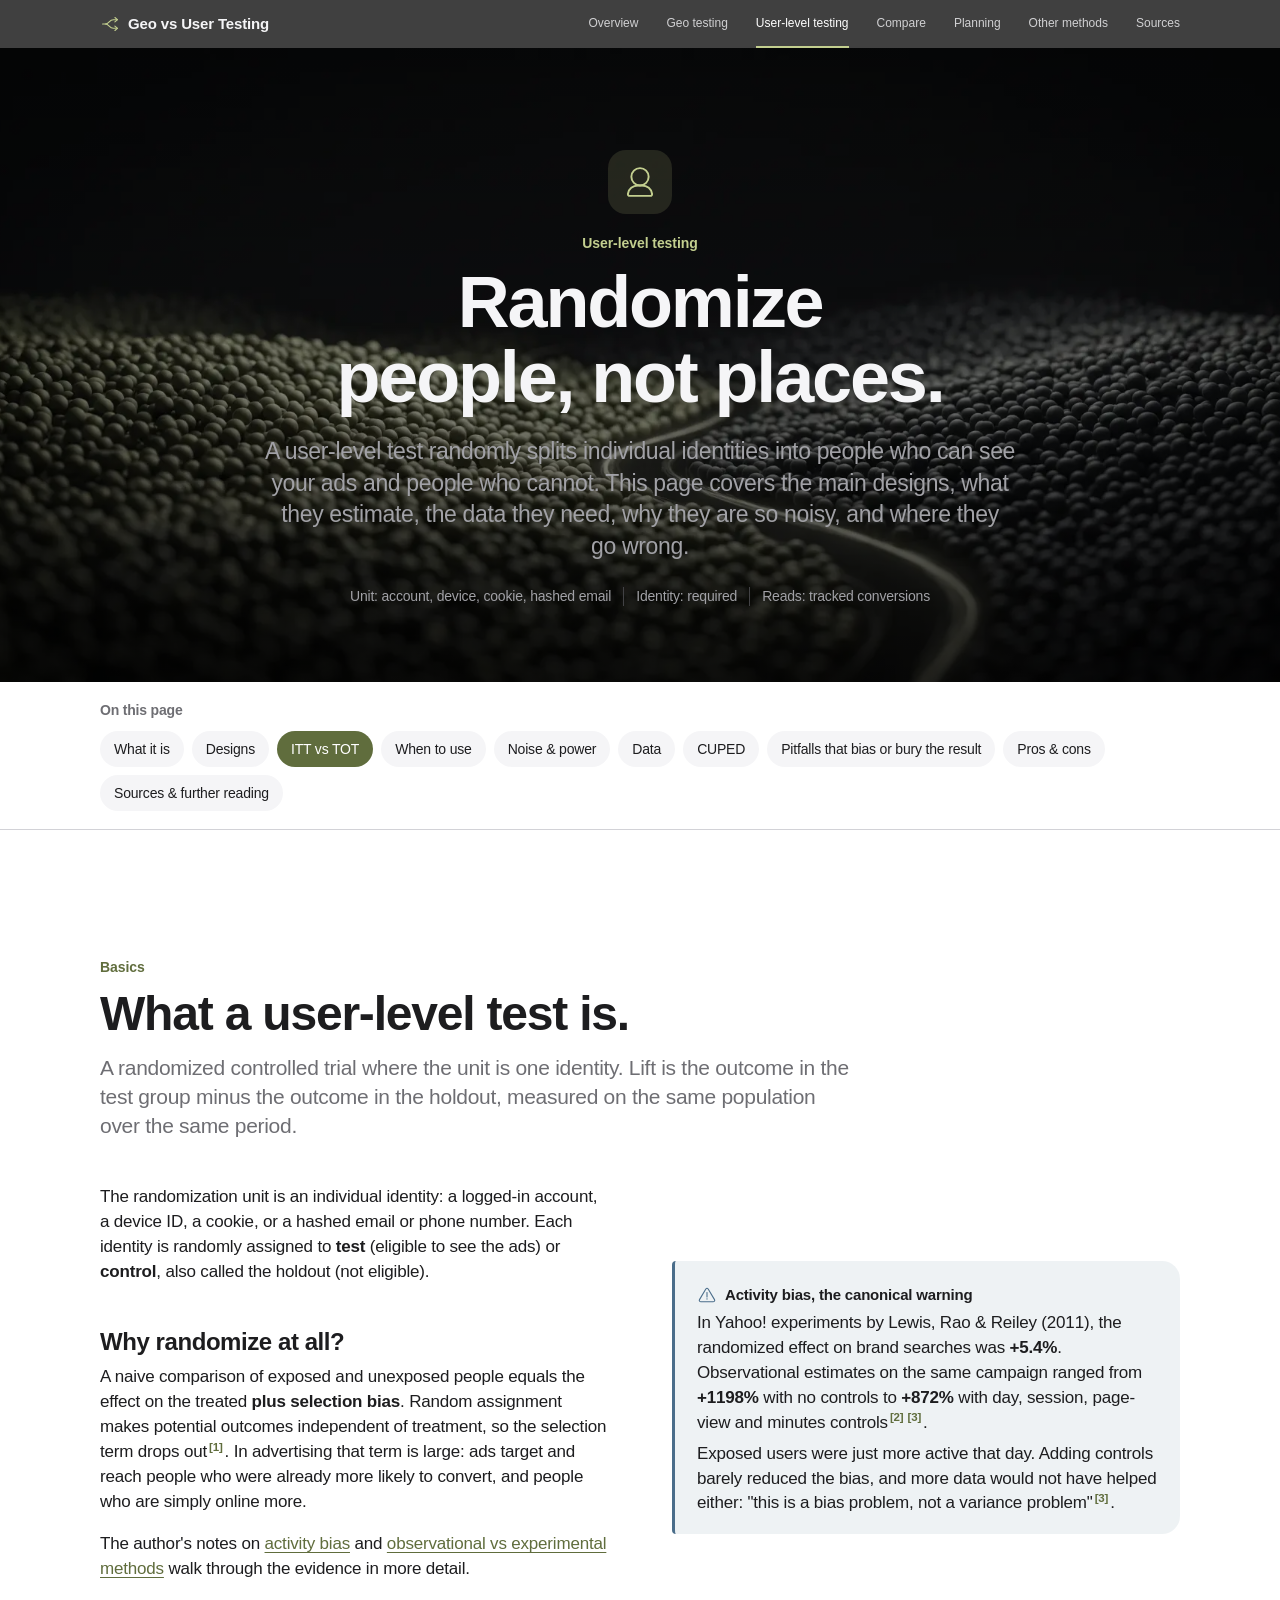
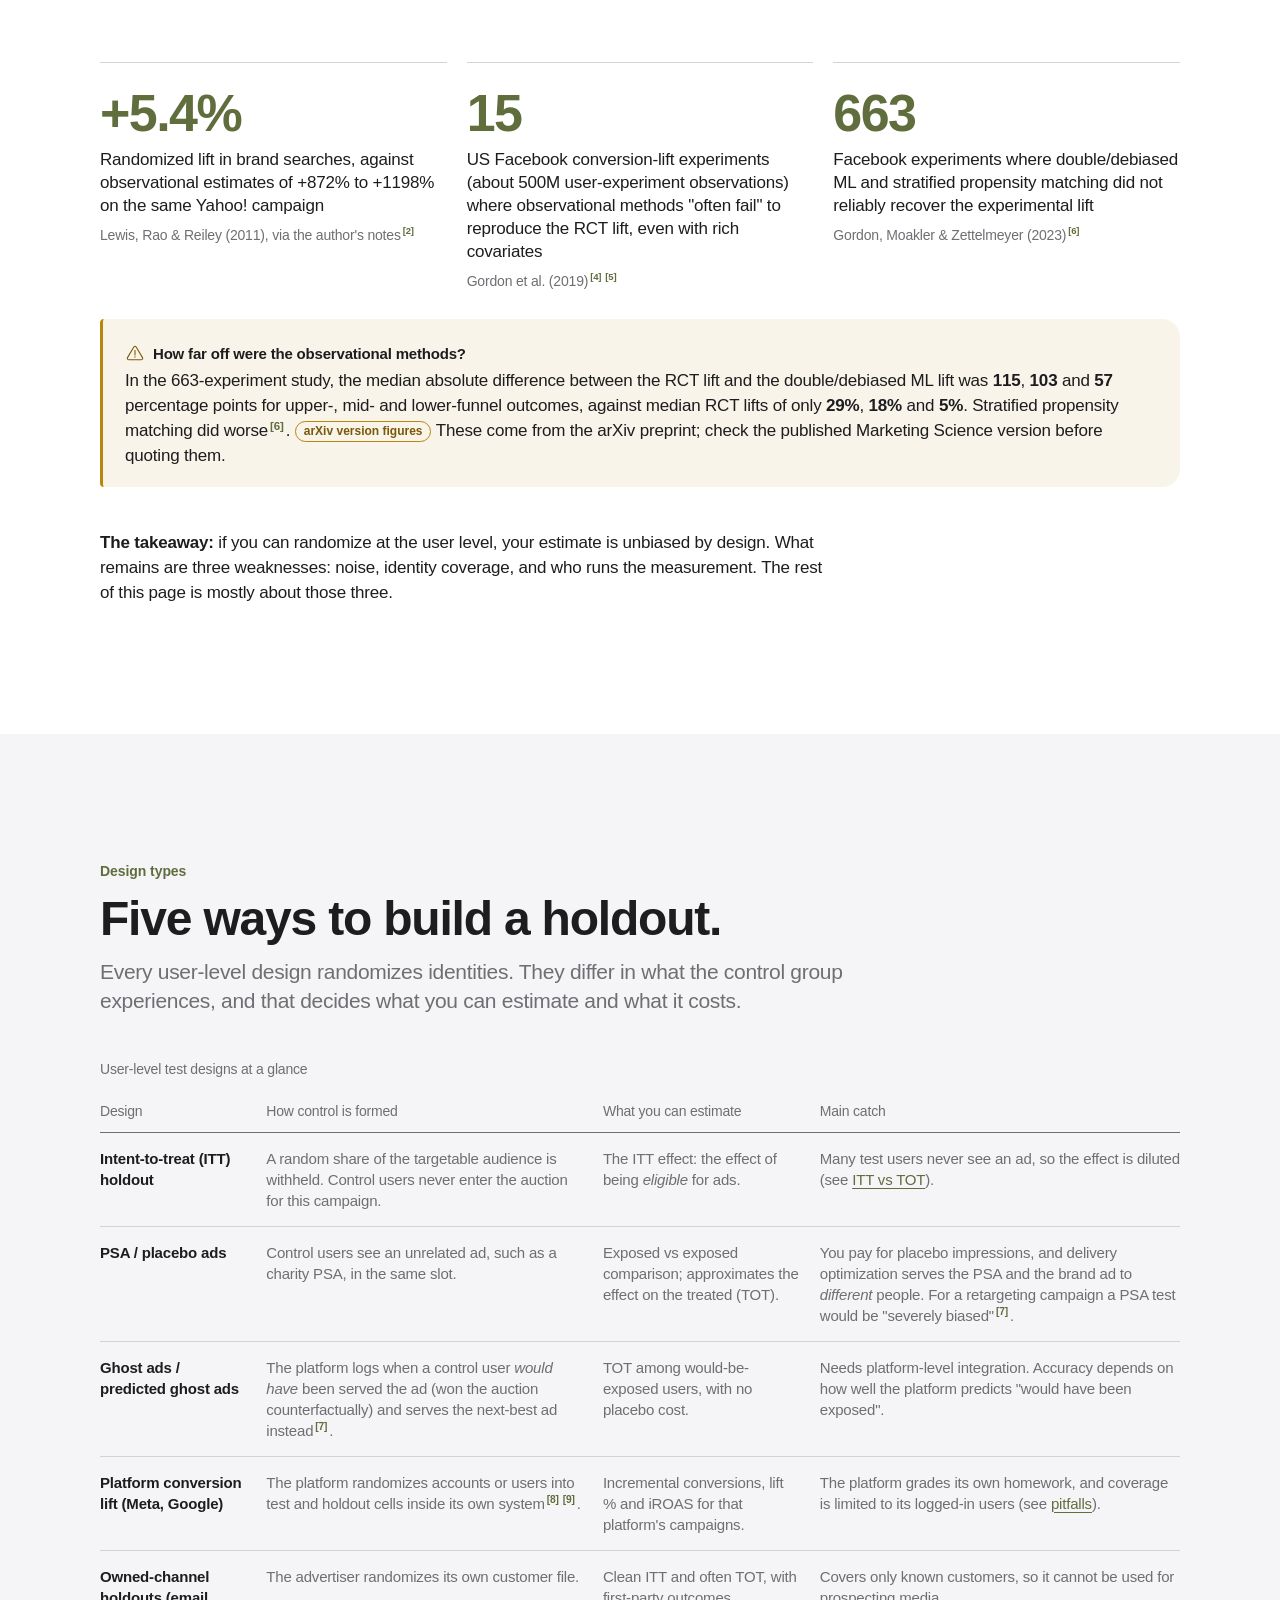
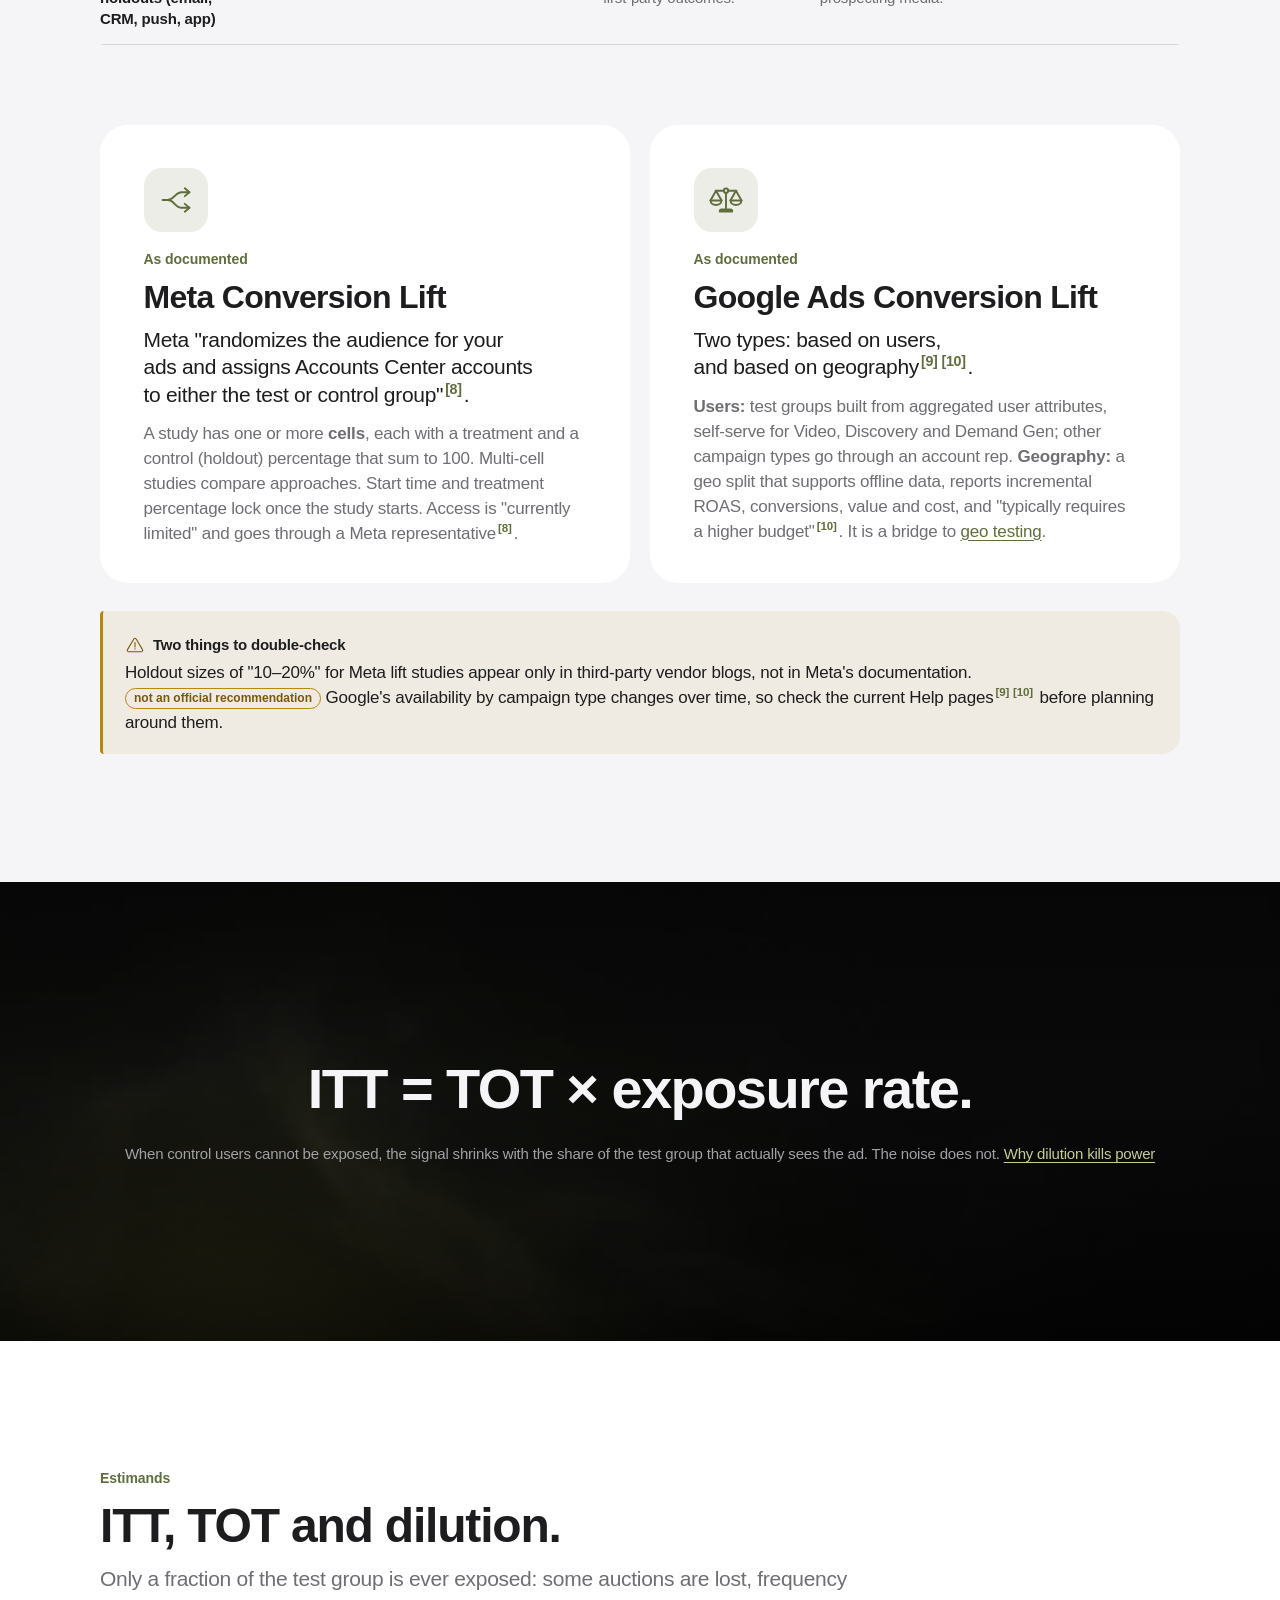
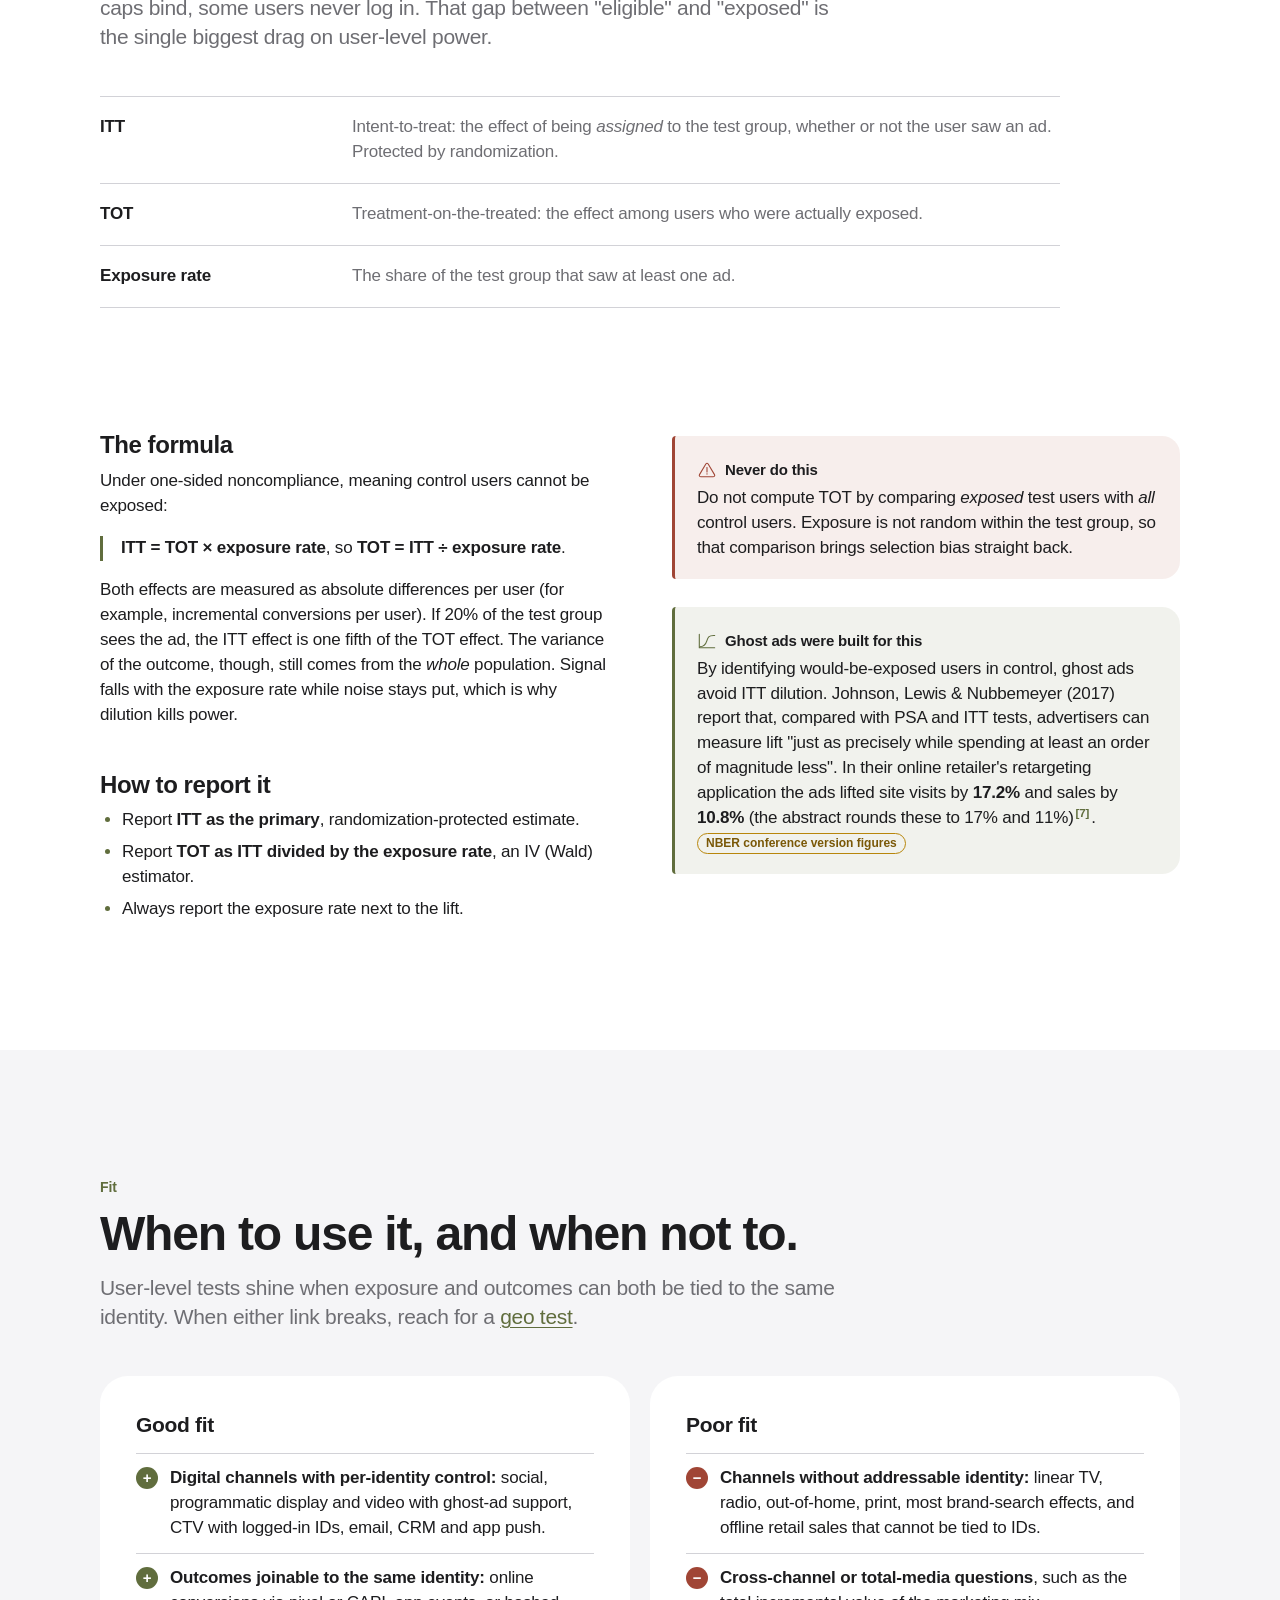
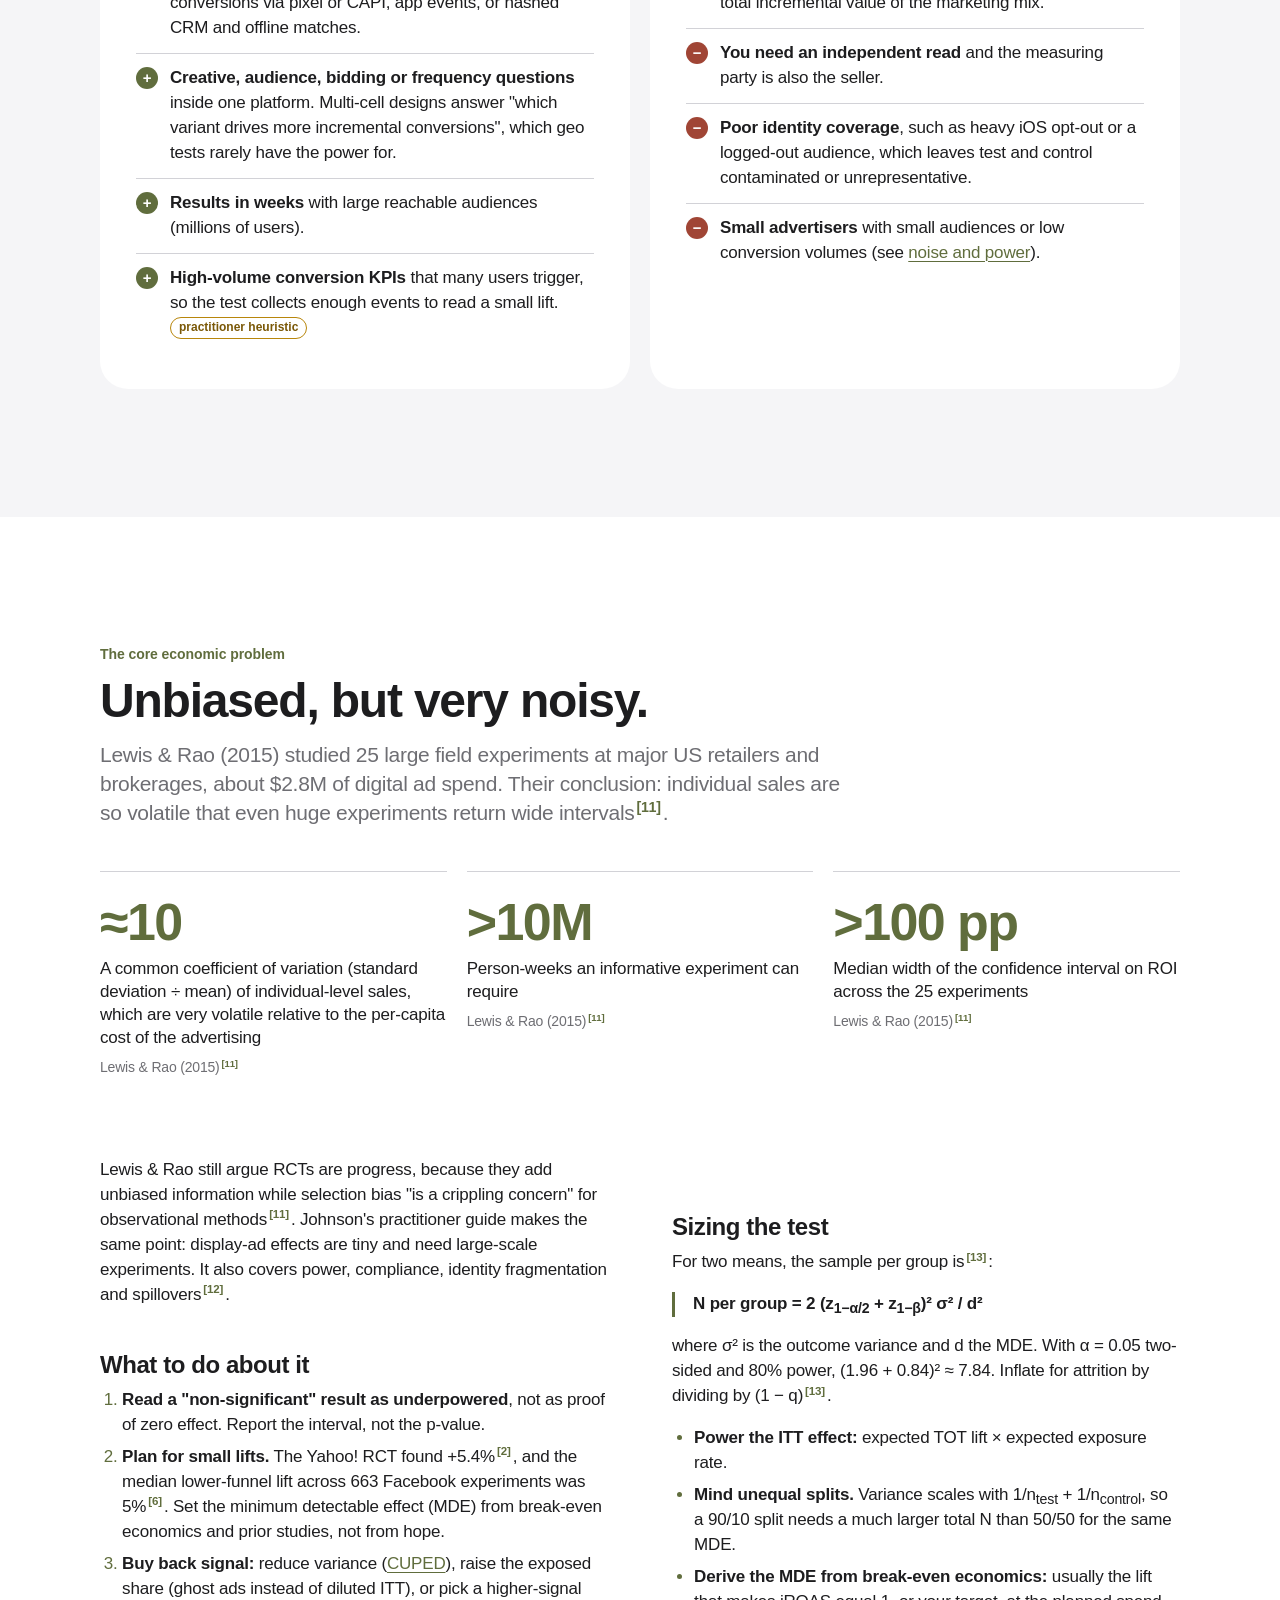
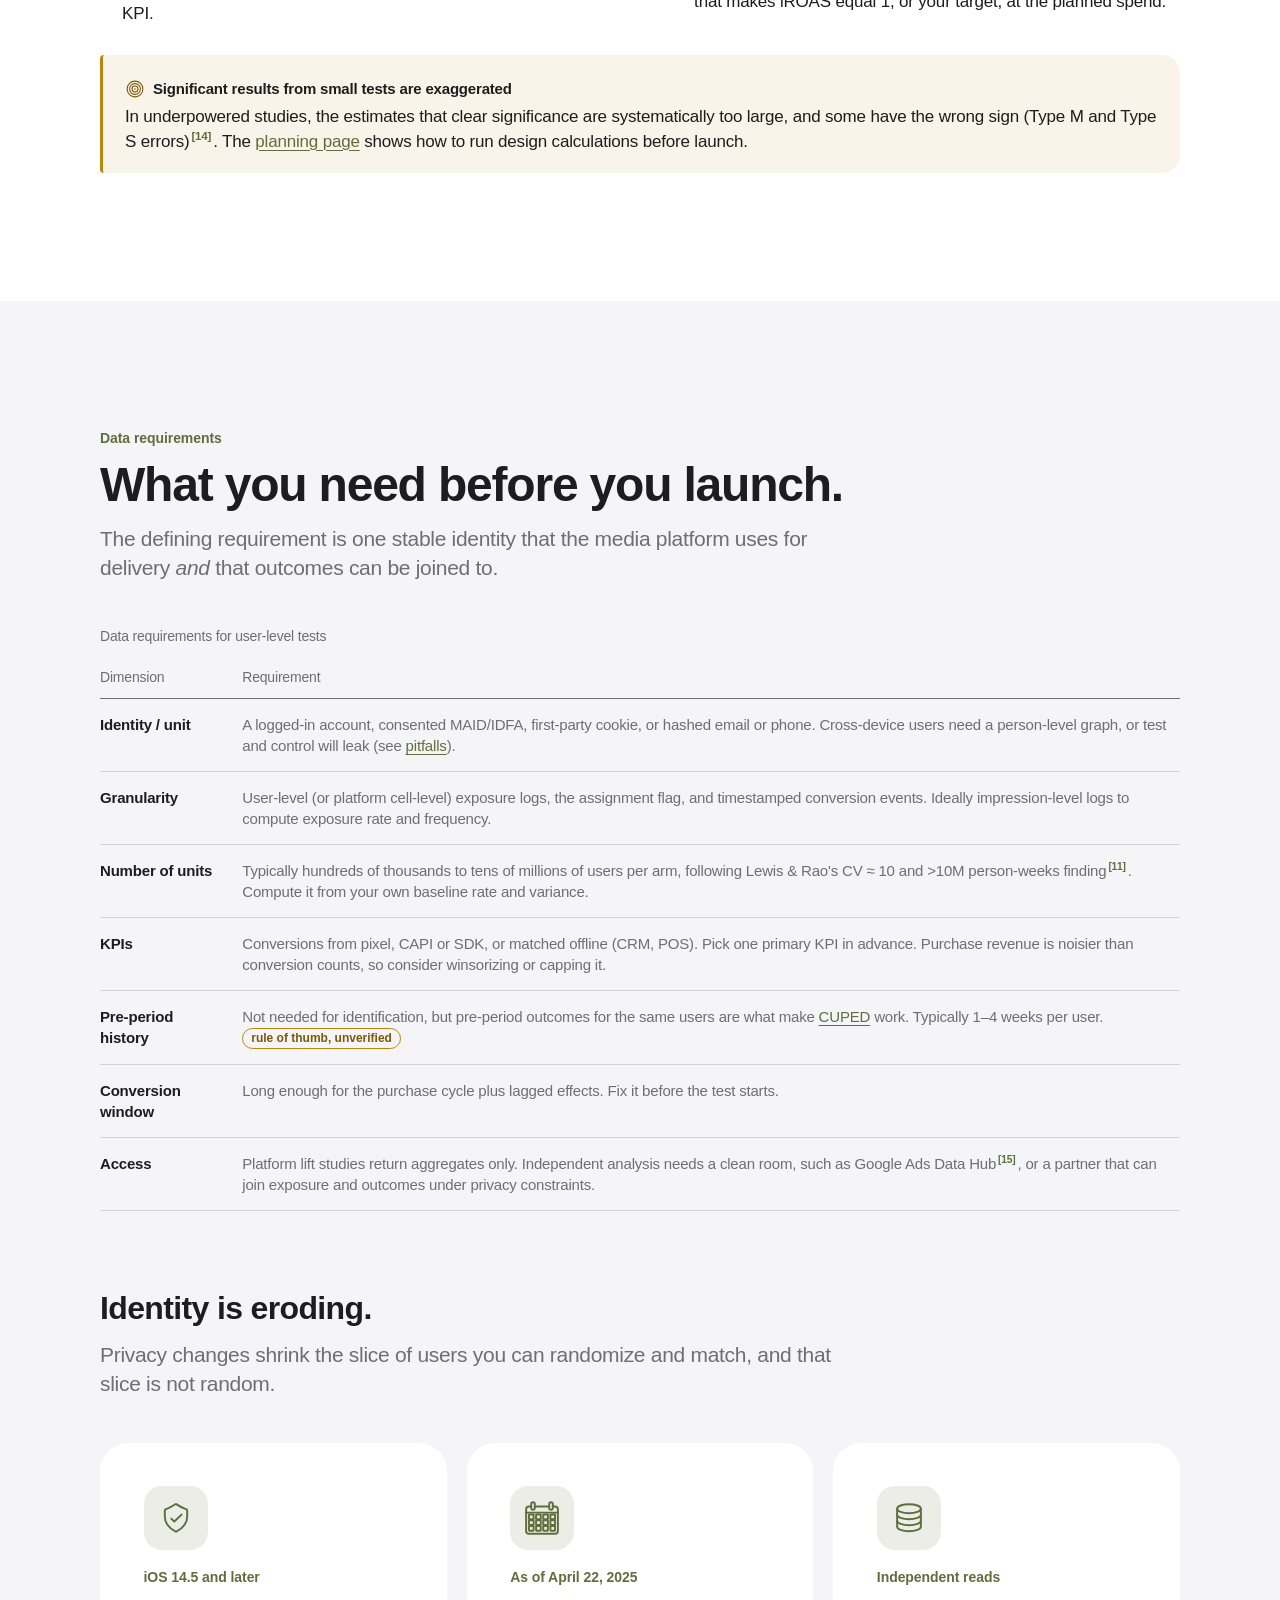
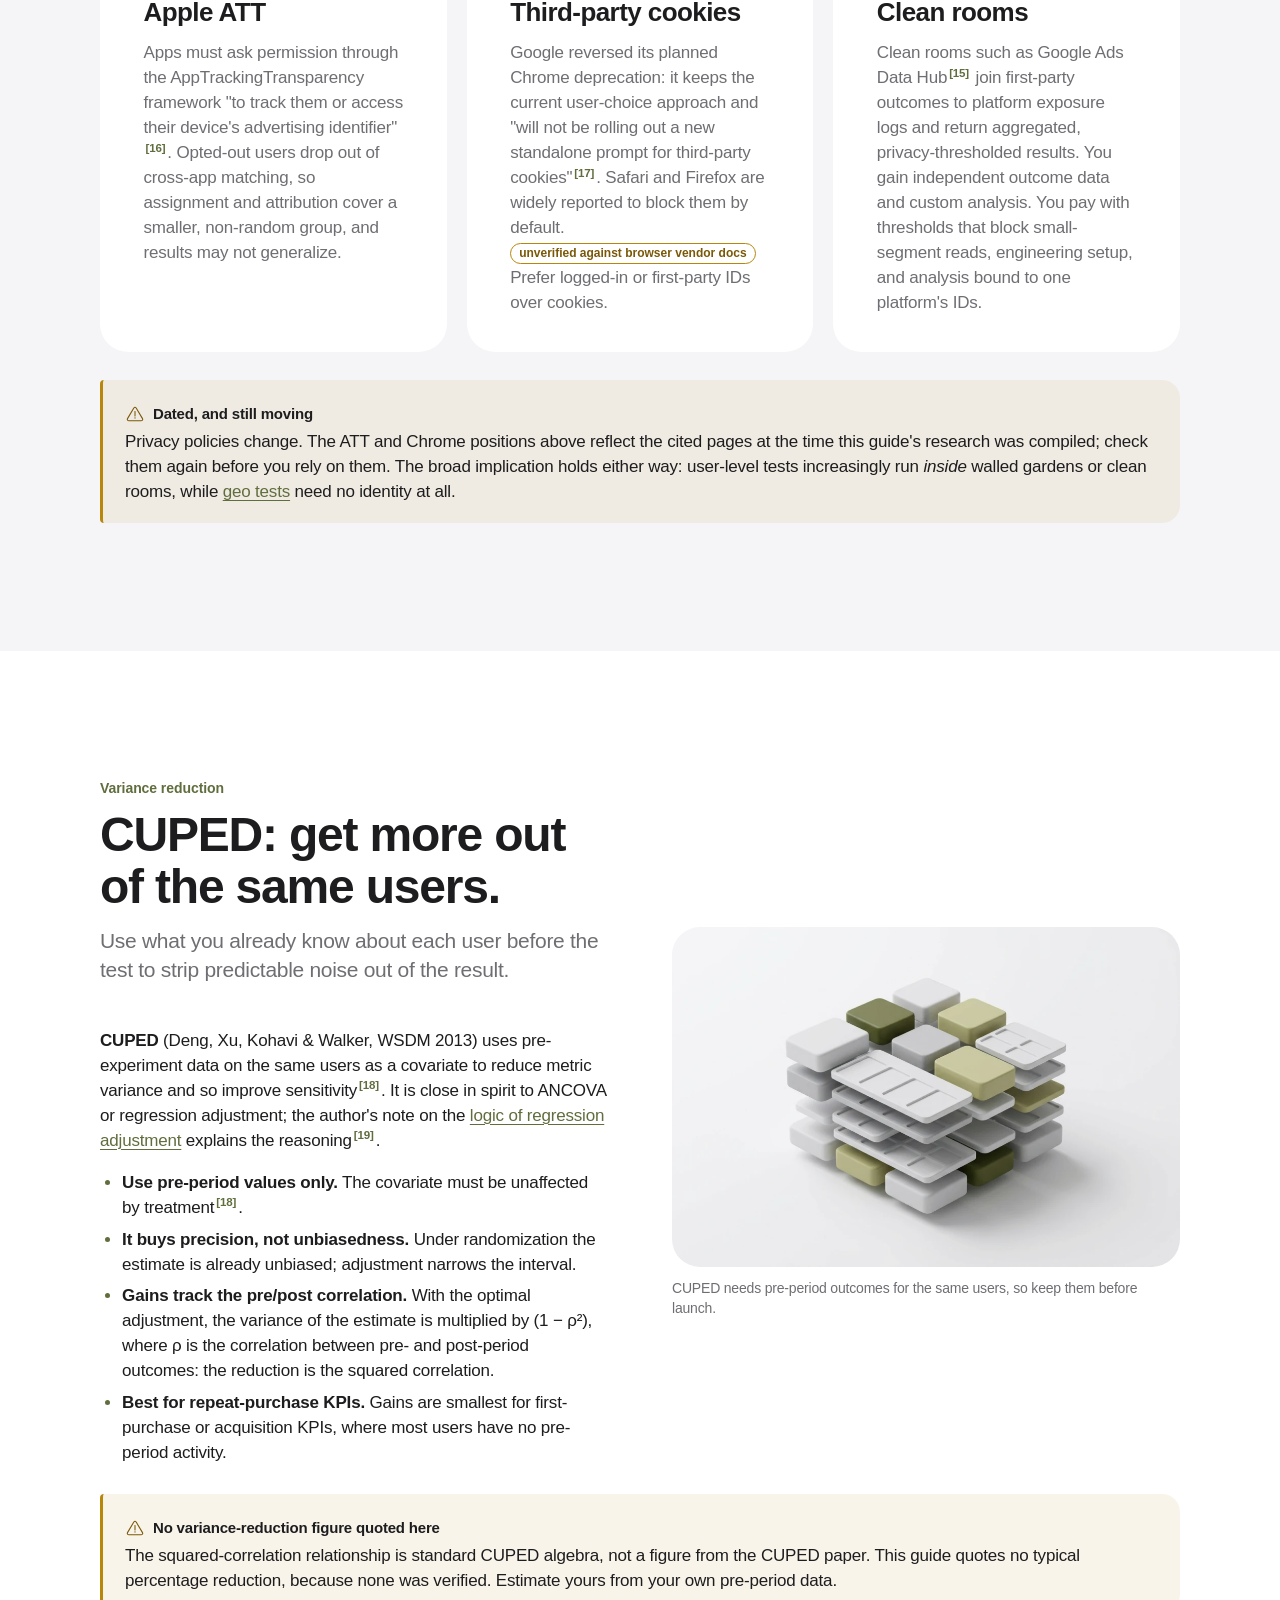
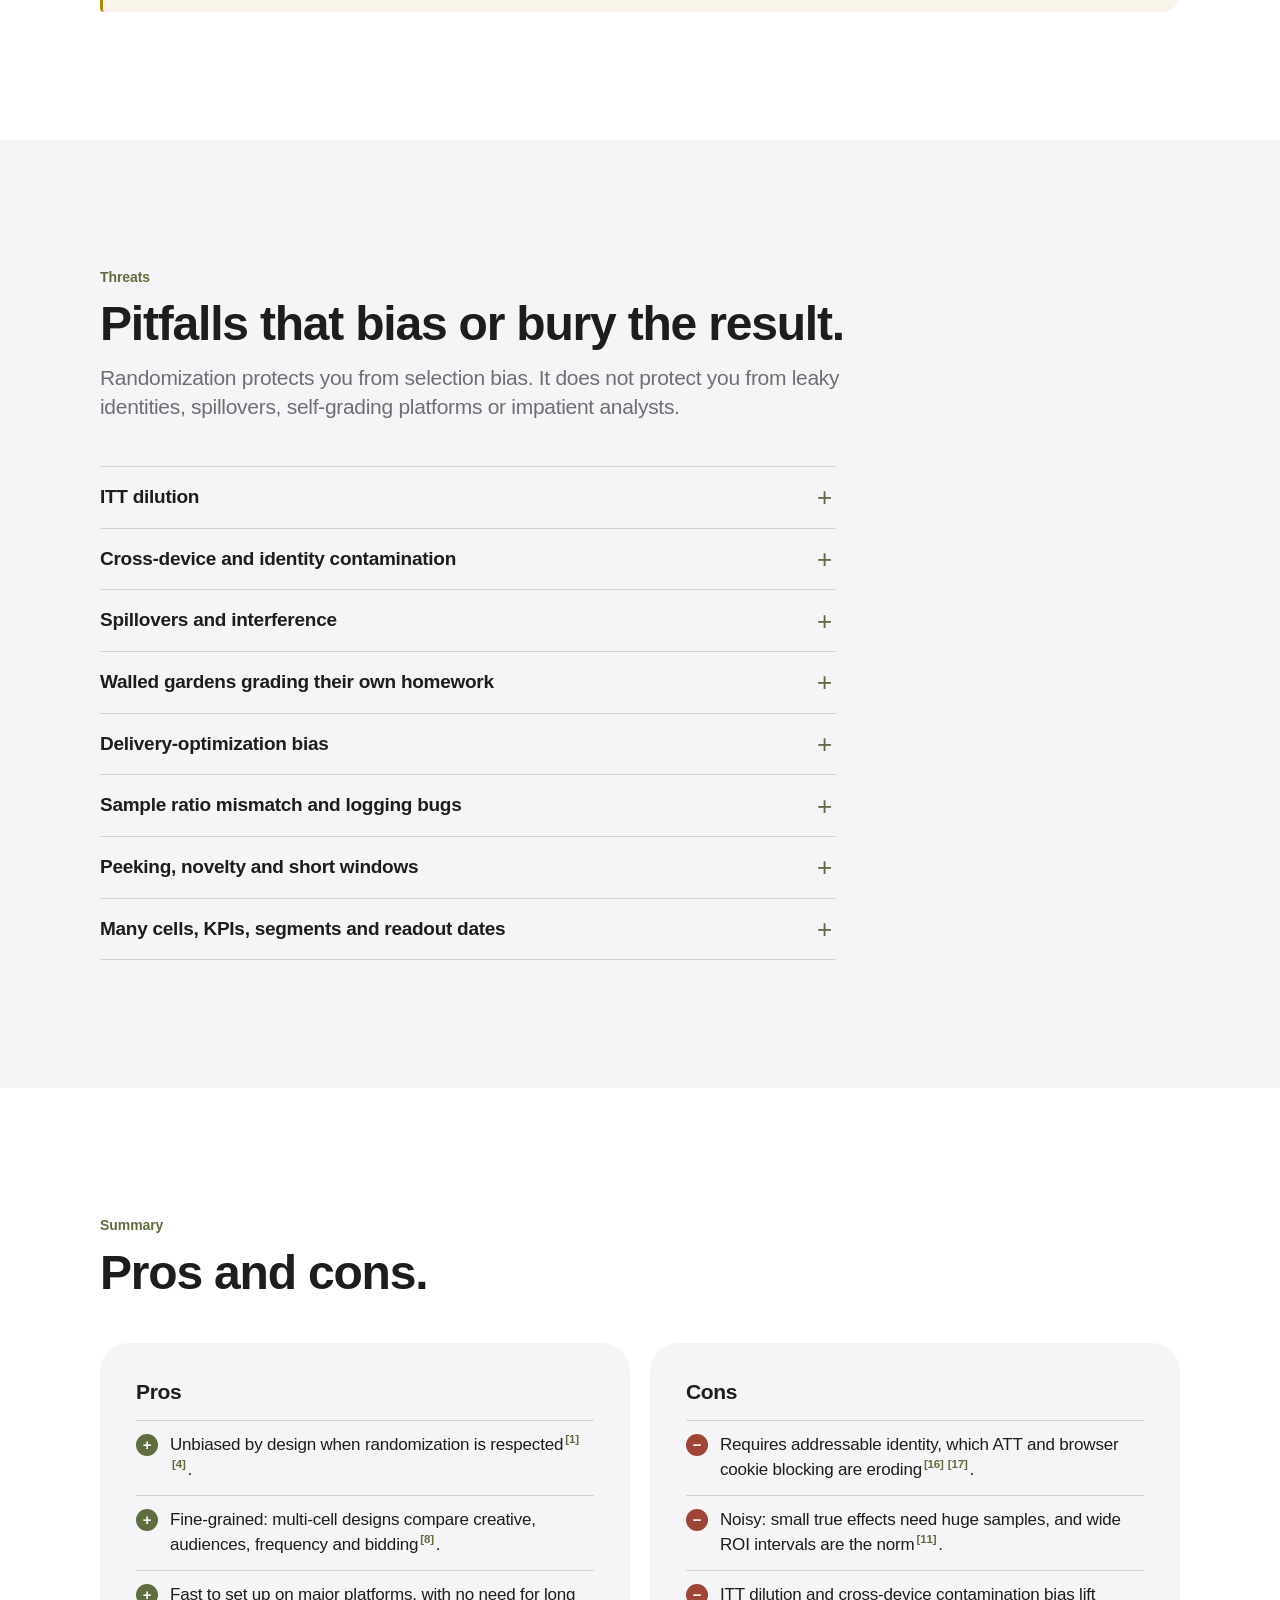
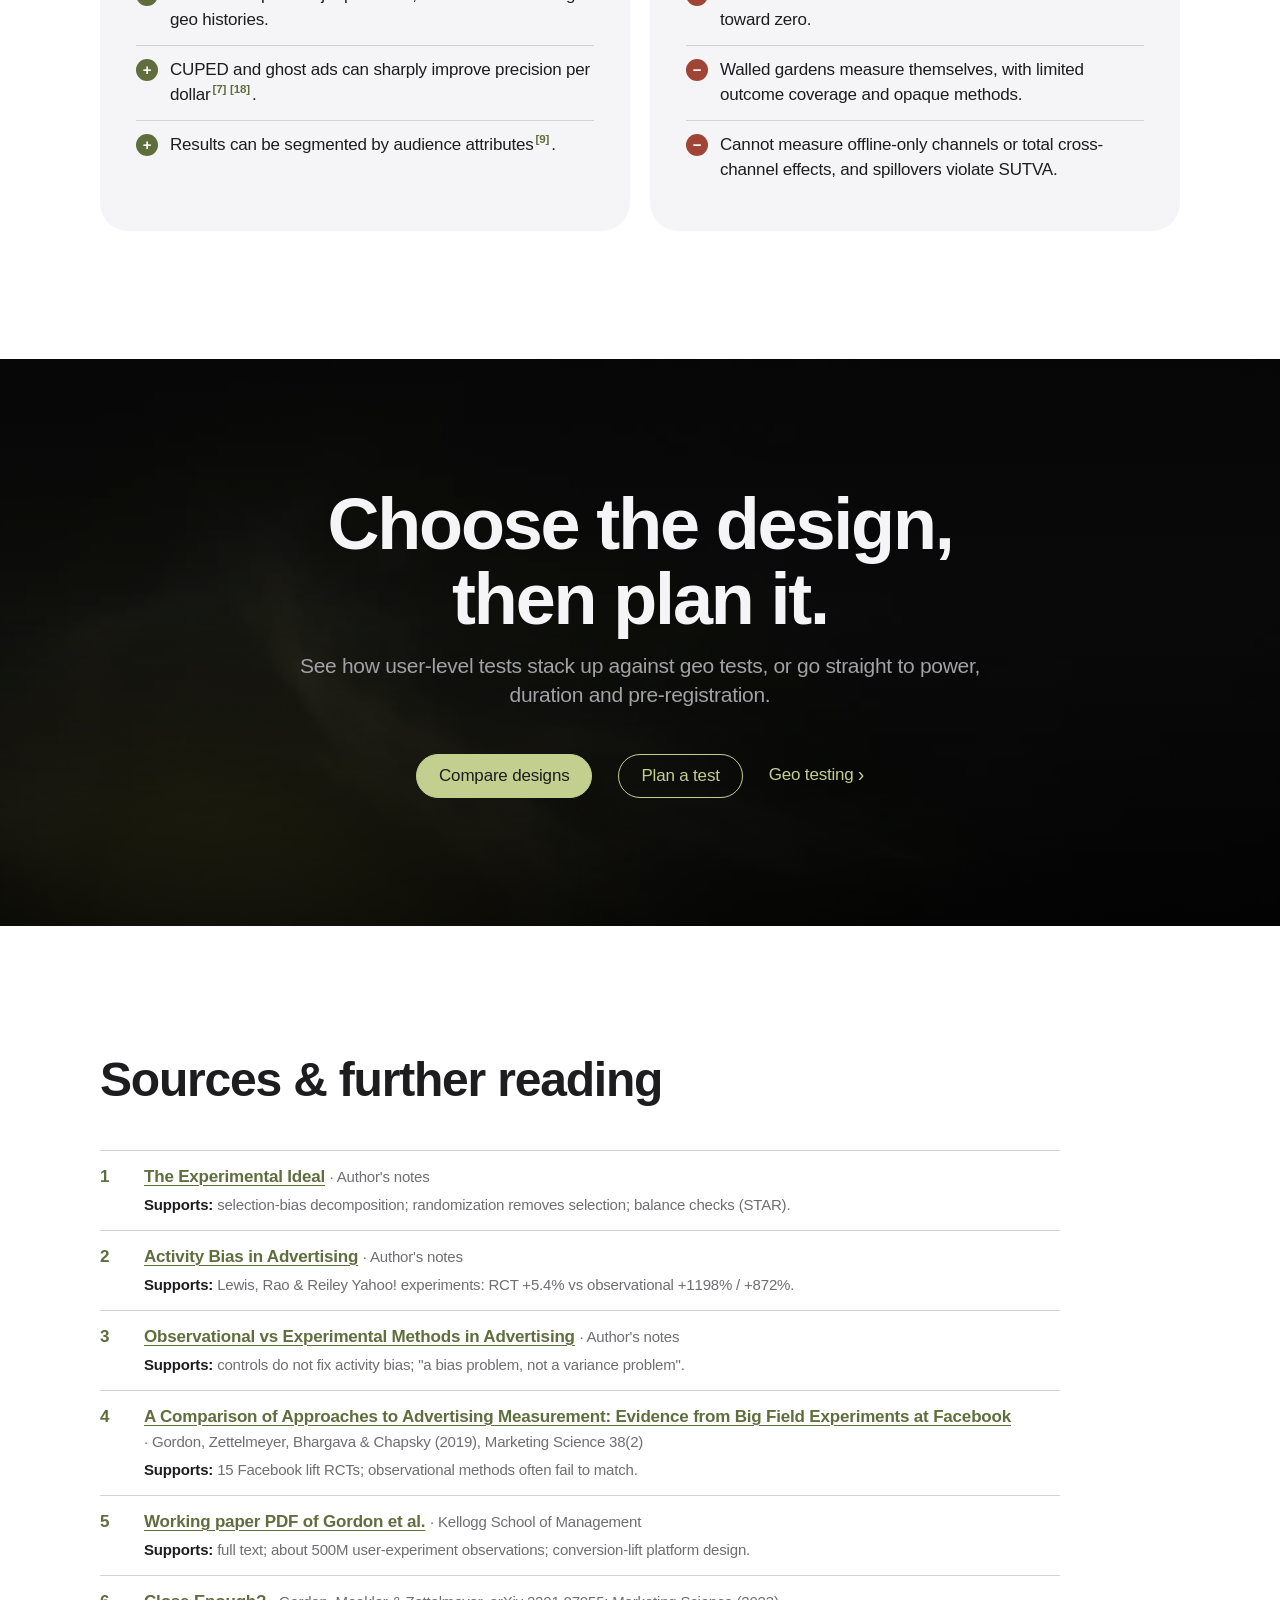
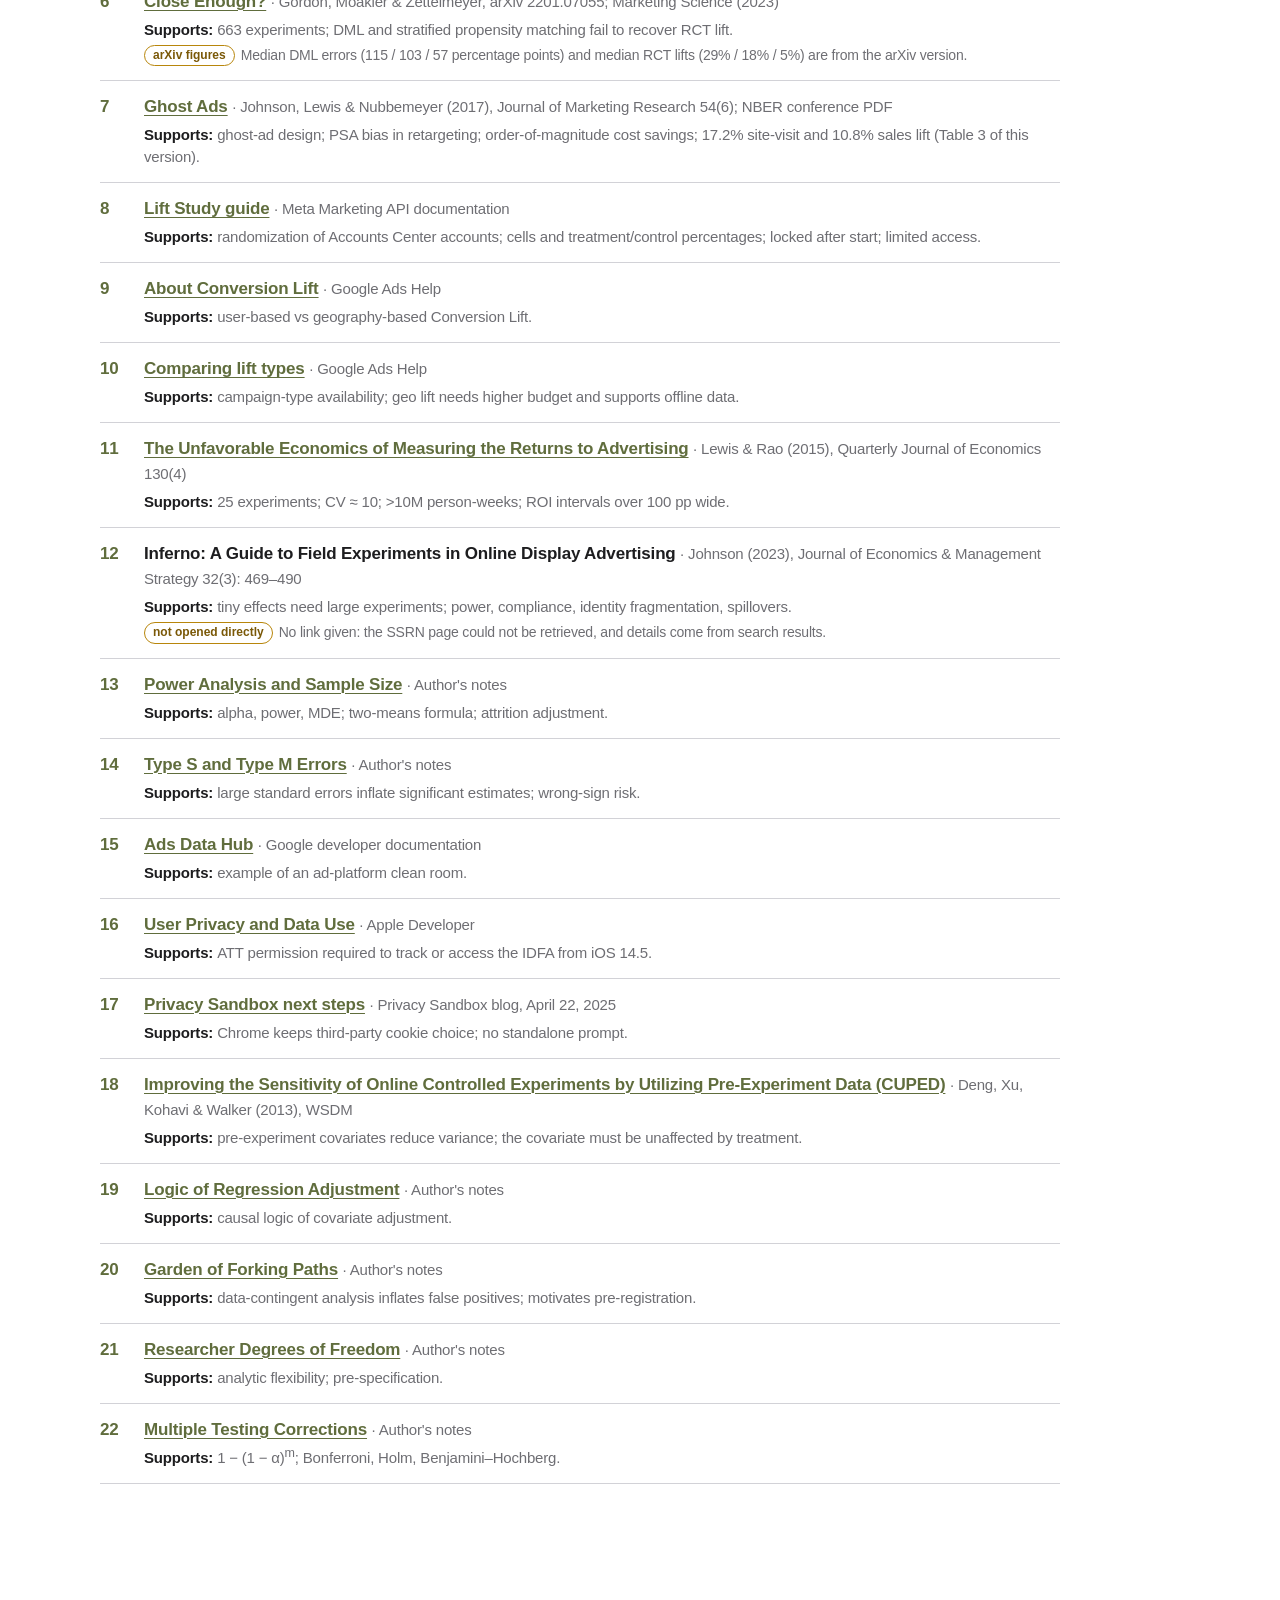
<file: user-level-testing.html>
<!doctype html>
<html lang="en" class="no-js">
<head>
  <meta charset="utf-8">
  <meta name="viewport" content="width=device-width, initial-scale=1">
  <title>User-level testing · Geo vs User-Level Testing</title>
  <meta name="description" content="How user-level ad experiments work: holdouts, PSA, ghost ads and platform lift, ITT vs TOT, power and noise, identity and privacy limits, CUPED and pitfalls.">
  <meta name="theme-color" content="#000000">
  <meta name="color-scheme" content="light">
  <meta property="og:type" content="website">
  <meta property="og:site_name" content="Geo vs User-Level Testing">
  <meta property="og:title" content="User-level testing · Geo vs User-Level Testing">
  <meta property="og:description" content="How user-level ad experiments work: holdouts, PSA, ghost ads and platform lift, ITT vs TOT, power and noise, identity and privacy limits, CUPED and pitfalls.">
  <meta property="og:url" content="https://redam94.github.io/geo-vs-user-level-testing/user-level-testing.html">
  <meta property="og:image" content="https://redam94.github.io/geo-vs-user-level-testing/assets/img/user.webp">
  <meta property="og:image:alt" content="A population of small spheres split by a clean gap into an olive treatment group and a gray holdout group.">
  <meta name="twitter:card" content="summary_large_image">
  <link rel="icon" type="image/svg+xml" href="assets/icons/split.svg">
  <link rel="stylesheet" href="assets/css/site.css">
  <script src="assets/js/site.js"></script>
</head>
<body>
  <a class="skip-link" href="#main">Skip to content</a>

  <header class="nav">
    <div class="nav-inner">
      <a class="nav-brand" href="index.html"><span class="icon icon-split" aria-hidden="true"></span>Geo vs User Testing</a>
      <button class="nav-toggle" type="button" aria-expanded="false" aria-controls="nav-menu"><span class="nav-toggle-bars" aria-hidden="true"></span><span class="sr-only">Menu</span></button>
      <nav class="nav-menu" id="nav-menu" aria-label="Primary">
        <ul class="nav-links">
          <li><a href="index.html">Overview</a></li>
          <li><a href="geo-testing.html">Geo testing</a></li>
          <li><a href="user-level-testing.html" aria-current="page">User-level testing</a></li>
          <li><a href="compare.html">Compare</a></li>
          <li><a href="planning.html">Planning</a></li>
          <li><a href="other-methods.html">Other methods</a></li>
          <li><a href="sources.html">Sources</a></li>
        </ul>
      </nav>
    </div>
  </header>

  <main id="main">

    <!-- Sub-hero -->
    <section class="subhero on-dark has-bg bg-user" aria-labelledby="page-title">
      <div class="wrap">
        <span class="icon-badge"><span class="icon icon-user" aria-hidden="true"></span></span>
        <p class="eyebrow">User-level testing</p>
        <h1 class="subhero-title" id="page-title">Randomize people, not places.</h1>
        <p class="subhero-lede">A user-level test randomly splits individual identities into people who can see your ads and people who cannot. This page covers the main designs, what they estimate, the data they need, why they are so noisy, and where they go wrong.</p>
        <div class="meta"><span>Unit: account, device, cookie, hashed email</span><span>Identity: required</span><span>Reads: tracked conversions</span></div>
      </div>
    </section>

    <!-- TOC -->
    <div class="toc-band on-light">
      <div class="wrap">
        <nav class="toc" data-toc aria-label="On this page"></nav>
      </div>
    </div>

    <!-- What it is and why randomize -->
    <section class="section on-light" aria-labelledby="what">
      <div class="wrap">
        <div class="section-head">
          <p class="eyebrow">Basics</p>
          <h2 class="headline" id="what" data-toc-label="What it is">What a user-level test is.</h2>
          <p class="lede">A randomized controlled trial where the unit is one identity. Lift is the outcome in the test group minus the outcome in the holdout, measured on the same population over the same period.</p>
        </div>

        <div class="split mt-m">
          <div class="prose">
            <p>The randomization unit is an individual identity: a logged-in account, a device ID, a cookie, or a hashed email or phone number. Each identity is randomly assigned to <strong>test</strong> (eligible to see the ads) or <strong>control</strong>, also called the holdout (not eligible).</p>
            <h3>Why randomize at all?</h3>
            <p>A naive comparison of exposed and unexposed people equals the effect on the treated <strong>plus selection bias</strong>. Random assignment makes potential outcomes independent of treatment, so the selection term drops out<sup class="cite"><a href="#ref-1">1</a></sup>. In advertising that term is large: ads target and reach people who were already more likely to convert, and people who are simply online more.</p>
            <p>The author's notes on <a href="https://redam94.github.io/second-brain/Research/Research-Methodology/Activity-Bias-in-Advertising">activity bias</a> and <a href="https://redam94.github.io/second-brain/Research/Research-Methodology/Observational-vs-Experimental-Methods-in-Advertising">observational vs experimental methods</a> walk through the evidence in more detail.</p>
          </div>
          <div class="callout note">
            <p class="callout-title"><span class="icon icon-warning" aria-hidden="true"></span>Activity bias, the canonical warning</p>
            <p>In Yahoo! experiments by Lewis, Rao &amp; Reiley (2011), the randomized effect on brand searches was <strong>+5.4%</strong>. Observational estimates on the same campaign ranged from <strong>+1198%</strong> with no controls to <strong>+872%</strong> with day, session, page-view and minutes controls<sup class="cite"><a href="#ref-2">2</a></sup><sup class="cite"><a href="#ref-3">3</a></sup>.</p>
            <p>Exposed users were just more active that day. Adding controls barely reduced the bias, and more data would not have helped either: "this is a bias problem, not a variance problem"<sup class="cite"><a href="#ref-3">3</a></sup>.</p>
          </div>
        </div>

        <ul class="stats mt-l">
          <li class="stat">
            <span class="stat-value">+5.4%</span>
            <span class="stat-label">Randomized lift in brand searches, against observational estimates of +872% to +1198% on the same Yahoo! campaign</span>
            <span class="stat-note">Lewis, Rao &amp; Reiley (2011), via the author's notes<sup class="cite"><a href="#ref-2">2</a></sup></span>
          </li>
          <li class="stat">
            <span class="stat-value">15</span>
            <span class="stat-label">US Facebook conversion-lift experiments (about 500M user-experiment observations) where observational methods "often fail" to reproduce the RCT lift, even with rich covariates</span>
            <span class="stat-note">Gordon et al. (2019)<sup class="cite"><a href="#ref-4">4</a></sup><sup class="cite"><a href="#ref-5">5</a></sup></span>
          </li>
          <li class="stat">
            <span class="stat-value">663</span>
            <span class="stat-label">Facebook experiments where double/debiased ML and stratified propensity matching did not reliably recover the experimental lift</span>
            <span class="stat-note">Gordon, Moakler &amp; Zettelmeyer (2023)<sup class="cite"><a href="#ref-6">6</a></sup></span>
          </li>
        </ul>

        <div class="callout caveat mt-m">
          <p class="callout-title"><span class="icon icon-warning" aria-hidden="true"></span>How far off were the observational methods?</p>
          <p>In the 663-experiment study, the median absolute difference between the RCT lift and the double/debiased ML lift was <strong>115</strong>, <strong>103</strong> and <strong>57</strong> percentage points for upper-, mid- and lower-funnel outcomes, against median RCT lifts of only <strong>29%</strong>, <strong>18%</strong> and <strong>5%</strong>. Stratified propensity matching did worse<sup class="cite"><a href="#ref-6">6</a></sup>. <span class="flag">arXiv version figures</span> These come from the arXiv preprint; check the published Marketing Science version before quoting them.</p>
        </div>

        <div class="prose mt-m">
          <p><strong>The takeaway:</strong> if you can randomize at the user level, your estimate is unbiased by design. What remains are three weaknesses: noise, identity coverage, and who runs the measurement. The rest of this page is mostly about those three.</p>
        </div>
      </div>
    </section>

    <!-- Designs -->
    <section class="section on-mist" aria-labelledby="designs">
      <div class="wrap">
        <div class="section-head">
          <p class="eyebrow">Design types</p>
          <h2 class="headline" id="designs" data-toc-label="Designs">Five ways to build a holdout.</h2>
          <p class="lede">Every user-level design randomizes identities. They differ in what the control group experiences, and that decides what you can estimate and what it costs.</p>
        </div>

        <div class="table-scroll mt-m" role="region" aria-label="User-level test designs compared" tabindex="0">
          <table class="compare compare-wide">
            <caption>User-level test designs at a glance</caption>
            <thead>
              <tr><th scope="col">Design</th><th scope="col">How control is formed</th><th scope="col">What you can estimate</th><th scope="col">Main catch</th></tr>
            </thead>
            <tbody>
              <tr>
                <th scope="row">Intent-to-treat (ITT) holdout</th>
                <td>A random share of the targetable audience is withheld. Control users never enter the auction for this campaign.</td>
                <td>The ITT effect: the effect of being <em>eligible</em> for ads.</td>
                <td>Many test users never see an ad, so the effect is diluted (see <a href="#itt-tot">ITT vs TOT</a>).</td>
              </tr>
              <tr>
                <th scope="row">PSA / placebo ads</th>
                <td>Control users see an unrelated ad, such as a charity PSA, in the same slot.</td>
                <td>Exposed vs exposed comparison; approximates the effect on the treated (TOT).</td>
                <td>You pay for placebo impressions, and delivery optimization serves the PSA and the brand ad to <em>different</em> people. For a retargeting campaign a PSA test would be "severely biased"<sup class="cite"><a href="#ref-7">7</a></sup>.</td>
              </tr>
              <tr>
                <th scope="row">Ghost ads / predicted ghost ads</th>
                <td>The platform logs when a control user <em>would have</em> been served the ad (won the auction counterfactually) and serves the next-best ad instead<sup class="cite"><a href="#ref-7">7</a></sup>.</td>
                <td>TOT among would-be-exposed users, with no placebo cost.</td>
                <td>Needs platform-level integration. Accuracy depends on how well the platform predicts "would have been exposed".</td>
              </tr>
              <tr>
                <th scope="row">Platform conversion lift (Meta, Google)</th>
                <td>The platform randomizes accounts or users into test and holdout cells inside its own system<sup class="cite"><a href="#ref-8">8</a></sup><sup class="cite"><a href="#ref-9">9</a></sup>.</td>
                <td>Incremental conversions, lift % and iROAS for that platform's campaigns.</td>
                <td>The platform grades its own homework, and coverage is limited to its logged-in users (see <a href="#pitfalls">pitfalls</a>).</td>
              </tr>
              <tr>
                <th scope="row">Owned-channel holdouts (email, CRM, push, app)</th>
                <td>The advertiser randomizes its own customer file.</td>
                <td>Clean ITT and often TOT, with first-party outcomes.</td>
                <td>Covers only known customers, so it cannot be used for prospecting media.</td>
              </tr>
            </tbody>
          </table>
        </div>

        <div class="tiles mt-l">
          <article class="tile on-light">
            <div class="tile-copy">
              <span class="icon-badge tile-icon"><span class="icon icon-split" aria-hidden="true"></span></span>
              <p class="eyebrow">As documented</p>
              <h3 class="tile-title">Meta Conversion Lift</h3>
              <p class="tile-tag">Meta "randomizes the audience for your ads and assigns Accounts Center accounts to either the test or control group"<sup class="cite"><a href="#ref-8">8</a></sup>.</p>
              <p class="tile-desc">A study has one or more <strong>cells</strong>, each with a treatment and a control (holdout) percentage that sum to 100. Multi-cell studies compare approaches. Start time and treatment percentage lock once the study starts. Access is "currently limited" and goes through a Meta representative<sup class="cite"><a href="#ref-8">8</a></sup>.</p>
            </div>
          </article>
          <article class="tile on-light">
            <div class="tile-copy">
              <span class="icon-badge tile-icon"><span class="icon icon-scale" aria-hidden="true"></span></span>
              <p class="eyebrow">As documented</p>
              <h3 class="tile-title">Google Ads Conversion Lift</h3>
              <p class="tile-tag">Two types: based on users, and based on geography<sup class="cite"><a href="#ref-9">9</a></sup><sup class="cite"><a href="#ref-10">10</a></sup>.</p>
              <p class="tile-desc"><strong>Users:</strong> test groups built from aggregated user attributes, self-serve for Video, Discovery and Demand Gen; other campaign types go through an account rep. <strong>Geography:</strong> a geo split that supports offline data, reports incremental ROAS, conversions, value and cost, and "typically requires a higher budget"<sup class="cite"><a href="#ref-10">10</a></sup>. It is a bridge to <a href="geo-testing.html">geo testing</a>.</p>
            </div>
          </article>
        </div>

        <div class="callout caveat mt-m">
          <p class="callout-title"><span class="icon icon-warning" aria-hidden="true"></span>Two things to double-check</p>
          <p>Holdout sizes of "10–20%" for Meta lift studies appear only in third-party vendor blogs, not in Meta's documentation. <span class="flag">not an official recommendation</span> Google's availability by campaign type changes over time, so check the current Help pages<sup class="cite"><a href="#ref-9">9</a></sup><sup class="cite"><a href="#ref-10">10</a></sup> before planning around them.</p>
        </div>
      </div>
    </section>

    <!-- Statement -->
    <section class="statement on-dark has-bg bg-statement" aria-label="Key idea">
      <div class="wrap">
        <figure>
          <blockquote>ITT = TOT × exposure rate.</blockquote>
          <figcaption>When control users cannot be exposed, the signal shrinks with the share of the test group that actually sees the ad. The noise does not. <a href="#itt-tot">Why dilution kills power</a></figcaption>
        </figure>
      </div>
    </section>

    <!-- ITT vs TOT -->
    <section class="section on-light" aria-labelledby="itt-tot">
      <div class="wrap">
        <div class="section-head">
          <p class="eyebrow">Estimands</p>
          <h2 class="headline" id="itt-tot" data-toc-label="ITT vs TOT">ITT, TOT and dilution.</h2>
          <p class="lede">Only a fraction of the test group is ever exposed: some auctions are lost, frequency caps bind, some users never log in. That gap between "eligible" and "exposed" is the single biggest drag on user-level power.</p>
        </div>

        <dl class="deflist mt-m">
          <div><dt>ITT</dt><dd>Intent-to-treat: the effect of being <em>assigned</em> to the test group, whether or not the user saw an ad. Protected by randomization.</dd></div>
          <div><dt>TOT</dt><dd>Treatment-on-the-treated: the effect among users who were actually exposed.</dd></div>
          <div><dt>Exposure rate</dt><dd>The share of the test group that saw at least one ad.</dd></div>
        </dl>

        <div class="split mt-l">
          <div class="prose">
            <h3>The formula</h3>
            <p>Under one-sided noncompliance, meaning control users cannot be exposed:</p>
            <blockquote><p><strong>ITT = TOT × exposure rate</strong>, so <strong>TOT = ITT ÷ exposure rate</strong>.</p></blockquote>
            <p>Both effects are measured as absolute differences per user (for example, incremental conversions per user). If 20% of the test group sees the ad, the ITT effect is one fifth of the TOT effect. The variance of the outcome, though, still comes from the <em>whole</em> population. Signal falls with the exposure rate while noise stays put, which is why dilution kills power.</p>
            <h3>How to report it</h3>
            <ul>
              <li>Report <strong>ITT as the primary</strong>, randomization-protected estimate.</li>
              <li>Report <strong>TOT as ITT divided by the exposure rate</strong>, an IV (Wald) estimator.</li>
              <li>Always report the exposure rate next to the lift.</li>
            </ul>
          </div>
          <div>
            <div class="callout danger">
              <p class="callout-title"><span class="icon icon-warning" aria-hidden="true"></span>Never do this</p>
              <p>Do not compute TOT by comparing <em>exposed</em> test users with <em>all</em> control users. Exposure is not random within the test group, so that comparison brings selection bias straight back.</p>
            </div>
            <div class="callout tip mt-m">
              <p class="callout-title"><span class="icon icon-power-curve" aria-hidden="true"></span>Ghost ads were built for this</p>
              <p>By identifying would-be-exposed users in control, ghost ads avoid ITT dilution. Johnson, Lewis &amp; Nubbemeyer (2017) report that, compared with PSA and ITT tests, advertisers can measure lift "just as precisely while spending at least an order of magnitude less". In their online retailer's retargeting application the ads lifted site visits by <strong>17.2%</strong> and sales by <strong>10.8%</strong> (the abstract rounds these to 17% and 11%)<sup class="cite"><a href="#ref-7">7</a></sup>. <span class="flag">NBER conference version figures</span></p>
            </div>
          </div>
        </div>
      </div>
    </section>

    <!-- When to use -->
    <section class="section on-mist" aria-labelledby="when">
      <div class="wrap">
        <div class="section-head">
          <p class="eyebrow">Fit</p>
          <h2 class="headline" id="when" data-toc-label="When to use">When to use it, and when not to.</h2>
          <p class="lede">User-level tests shine when exposure and outcomes can both be tied to the same identity. When either link breaks, reach for a <a href="geo-testing.html">geo test</a>.</p>
        </div>

        <div class="proscons mt-m">
          <div class="proscons-col">
            <h3>Good fit</h3>
            <ul class="list-pro">
              <li><strong>Digital channels with per-identity control:</strong> social, programmatic display and video with ghost-ad support, CTV with logged-in IDs, email, CRM and app push.</li>
              <li><strong>Outcomes joinable to the same identity:</strong> online conversions via pixel or CAPI, app events, or hashed CRM and offline matches.</li>
              <li><strong>Creative, audience, bidding or frequency questions</strong> inside one platform. Multi-cell designs answer "which variant drives more incremental conversions", which geo tests rarely have the power for.</li>
              <li><strong>Results in weeks</strong> with large reachable audiences (millions of users).</li>
              <li><strong>High-volume conversion KPIs</strong> that many users trigger, so the test collects enough events to read a small lift. <span class="flag">practitioner heuristic</span></li>
            </ul>
          </div>
          <div class="proscons-col">
            <h3>Poor fit</h3>
            <ul class="list-con">
              <li><strong>Channels without addressable identity:</strong> linear TV, radio, out-of-home, print, most brand-search effects, and offline retail sales that cannot be tied to IDs.</li>
              <li><strong>Cross-channel or total-media questions</strong>, such as the total incremental value of the marketing mix.</li>
              <li><strong>You need an independent read</strong> and the measuring party is also the seller.</li>
              <li><strong>Poor identity coverage</strong>, such as heavy iOS opt-out or a logged-out audience, which leaves test and control contaminated or unrepresentative.</li>
              <li><strong>Small advertisers</strong> with small audiences or low conversion volumes (see <a href="#power">noise and power</a>).</li>
            </ul>
          </div>
        </div>
      </div>
    </section>

    <!-- Noise and power -->
    <section class="section on-light" aria-labelledby="power">
      <div class="wrap">
        <div class="section-head">
          <p class="eyebrow">The core economic problem</p>
          <h2 class="headline" id="power" data-toc-label="Noise &amp; power">Unbiased, but very noisy.</h2>
          <p class="lede">Lewis &amp; Rao (2015) studied 25 large field experiments at major US retailers and brokerages, about $2.8M of digital ad spend. Their conclusion: individual sales are so volatile that even huge experiments return wide intervals<sup class="cite"><a href="#ref-11">11</a></sup>.</p>
        </div>

        <ul class="stats mt-m">
          <li class="stat">
            <span class="stat-value">≈10</span>
            <span class="stat-label">A common coefficient of variation (standard deviation ÷ mean) of individual-level sales, which are very volatile relative to the per-capita cost of the advertising</span>
            <span class="stat-note">Lewis &amp; Rao (2015)<sup class="cite"><a href="#ref-11">11</a></sup></span>
          </li>
          <li class="stat">
            <span class="stat-value">&gt;10M</span>
            <span class="stat-label">Person-weeks an informative experiment can require</span>
            <span class="stat-note">Lewis &amp; Rao (2015)<sup class="cite"><a href="#ref-11">11</a></sup></span>
          </li>
          <li class="stat">
            <span class="stat-value">&gt;100 pp</span>
            <span class="stat-label">Median width of the confidence interval on ROI across the 25 experiments</span>
            <span class="stat-note">Lewis &amp; Rao (2015)<sup class="cite"><a href="#ref-11">11</a></sup></span>
          </li>
        </ul>

        <div class="split mt-l">
          <div class="prose">
            <p>Lewis &amp; Rao still argue RCTs are progress, because they add unbiased information while selection bias "is a crippling concern" for observational methods<sup class="cite"><a href="#ref-11">11</a></sup>. Johnson's practitioner guide makes the same point: display-ad effects are tiny and need large-scale experiments. It also covers power, compliance, identity fragmentation and spillovers<sup class="cite"><a href="#ref-12">12</a></sup>.</p>
            <h3>What to do about it</h3>
            <ol>
              <li><strong>Read a "non-significant" result as underpowered</strong>, not as proof of zero effect. Report the interval, not the p-value.</li>
              <li><strong>Plan for small lifts.</strong> The Yahoo! RCT found +5.4%<sup class="cite"><a href="#ref-2">2</a></sup>, and the median lower-funnel lift across 663 Facebook experiments was 5%<sup class="cite"><a href="#ref-6">6</a></sup>. Set the minimum detectable effect (MDE) from break-even economics and prior studies, not from hope.</li>
              <li><strong>Buy back signal:</strong> reduce variance (<a href="#variance">CUPED</a>), raise the exposed share (ghost ads instead of diluted ITT), or pick a higher-signal KPI.</li>
            </ol>
          </div>
          <div class="prose">
            <h3>Sizing the test</h3>
            <p>For two means, the sample per group is<sup class="cite"><a href="#ref-13">13</a></sup>:</p>
            <blockquote><p><strong>N per group = 2 (z<sub>1−α/2</sub> + z<sub>1−β</sub>)² σ² / d²</strong></p></blockquote>
            <p>where σ² is the outcome variance and d the MDE. With α = 0.05 two-sided and 80% power, (1.96 + 0.84)² ≈ 7.84. Inflate for attrition by dividing by (1 − q)<sup class="cite"><a href="#ref-13">13</a></sup>.</p>
            <ul>
              <li><strong>Power the ITT effect:</strong> expected TOT lift × expected exposure rate.</li>
              <li><strong>Mind unequal splits.</strong> Variance scales with 1/n<sub>test</sub> + 1/n<sub>control</sub>, so a 90/10 split needs a much larger total N than 50/50 for the same MDE.</li>
              <li><strong>Derive the MDE from break-even economics:</strong> usually the lift that makes iROAS equal 1, or your target, at the planned spend.</li>
            </ul>
          </div>
        </div>

        <div class="callout warning mt-m">
          <p class="callout-title"><span class="icon icon-target" aria-hidden="true"></span>Significant results from small tests are exaggerated</p>
          <p>In underpowered studies, the estimates that clear significance are systematically too large, and some have the wrong sign (Type M and Type S errors)<sup class="cite"><a href="#ref-14">14</a></sup>. The <a href="planning.html">planning page</a> shows how to run design calculations before launch.</p>
        </div>
      </div>
    </section>

    <!-- Data requirements -->
    <section class="section on-mist" aria-labelledby="data">
      <div class="wrap">
        <div class="section-head">
          <p class="eyebrow">Data requirements</p>
          <h2 class="headline" id="data" data-toc-label="Data">What you need before you launch.</h2>
          <p class="lede">The defining requirement is one stable identity that the media platform uses for delivery <em>and</em> that outcomes can be joined to.</p>
        </div>

        <table class="compare mt-m">
          <caption>Data requirements for user-level tests</caption>
          <thead>
            <tr><th scope="col">Dimension</th><th scope="col">Requirement</th></tr>
          </thead>
          <tbody>
            <tr><th scope="row">Identity / unit</th><td data-label="Requirement">A logged-in account, consented MAID/IDFA, first-party cookie, or hashed email or phone. Cross-device users need a person-level graph, or test and control will leak (see <a href="#pitfalls">pitfalls</a>).</td></tr>
            <tr><th scope="row">Granularity</th><td data-label="Requirement">User-level (or platform cell-level) exposure logs, the assignment flag, and timestamped conversion events. Ideally impression-level logs to compute exposure rate and frequency.</td></tr>
            <tr><th scope="row">Number of units</th><td data-label="Requirement">Typically hundreds of thousands to tens of millions of users per arm, following Lewis &amp; Rao's CV ≈ 10 and &gt;10M person-weeks finding<sup class="cite"><a href="#ref-11">11</a></sup>. Compute it from your own baseline rate and variance.</td></tr>
            <tr><th scope="row">KPIs</th><td data-label="Requirement">Conversions from pixel, CAPI or SDK, or matched offline (CRM, POS). Pick one primary KPI in advance. Purchase revenue is noisier than conversion counts, so consider winsorizing or capping it.</td></tr>
            <tr><th scope="row">Pre-period history</th><td data-label="Requirement">Not needed for identification, but pre-period outcomes for the same users are what make <a href="#variance">CUPED</a> work. Typically 1–4 weeks per user. <span class="flag">rule of thumb, unverified</span></td></tr>
            <tr><th scope="row">Conversion window</th><td data-label="Requirement">Long enough for the purchase cycle plus lagged effects. Fix it before the test starts.</td></tr>
            <tr><th scope="row">Access</th><td data-label="Requirement">Platform lift studies return aggregates only. Independent analysis needs a clean room, such as Google Ads Data Hub<sup class="cite"><a href="#ref-15">15</a></sup>, or a partner that can join exposure and outcomes under privacy constraints.</td></tr>
          </tbody>
        </table>

        <div class="section-head mt-l">
          <h3 class="subhead">Identity is eroding.</h3>
          <p class="lede">Privacy changes shrink the slice of users you can randomize and match, and that slice is not random.</p>
        </div>

        <div class="tiles tiles-3 mt-m">
          <article class="tile on-light">
            <div class="tile-copy">
              <span class="icon-badge tile-icon"><span class="icon icon-shield" aria-hidden="true"></span></span>
              <p class="eyebrow">iOS 14.5 and later</p>
              <h4 class="tile-title">Apple ATT</h4>
              <p class="tile-desc">Apps must ask permission through the AppTrackingTransparency framework "to track them or access their device's advertising identifier"<sup class="cite"><a href="#ref-16">16</a></sup>. Opted-out users drop out of cross-app matching, so assignment and attribution cover a smaller, non-random group, and results may not generalize.</p>
            </div>
          </article>
          <article class="tile on-light">
            <div class="tile-copy">
              <span class="icon-badge tile-icon"><span class="icon icon-calendar" aria-hidden="true"></span></span>
              <p class="eyebrow">As of April 22, 2025</p>
              <h4 class="tile-title">Third-party cookies</h4>
              <p class="tile-desc">Google reversed its planned Chrome deprecation: it keeps the current user-choice approach and "will not be rolling out a new standalone prompt for third-party cookies"<sup class="cite"><a href="#ref-17">17</a></sup>. Safari and Firefox are widely reported to block them by default. <span class="flag">unverified against browser vendor docs</span> Prefer logged-in or first-party IDs over cookies.</p>
            </div>
          </article>
          <article class="tile on-light">
            <div class="tile-copy">
              <span class="icon-badge tile-icon"><span class="icon icon-database" aria-hidden="true"></span></span>
              <p class="eyebrow">Independent reads</p>
              <h4 class="tile-title">Clean rooms</h4>
              <p class="tile-desc">Clean rooms such as Google Ads Data Hub<sup class="cite"><a href="#ref-15">15</a></sup> join first-party outcomes to platform exposure logs and return aggregated, privacy-thresholded results. You gain independent outcome data and custom analysis. You pay with thresholds that block small-segment reads, engineering setup, and analysis bound to one platform's IDs.</p>
            </div>
          </article>
        </div>

        <div class="callout caveat mt-m">
          <p class="callout-title"><span class="icon icon-warning" aria-hidden="true"></span>Dated, and still moving</p>
          <p>Privacy policies change. The ATT and Chrome positions above reflect the cited pages at the time this guide's research was compiled; check them again before you rely on them. The broad implication holds either way: user-level tests increasingly run <em>inside</em> walled gardens or clean rooms, while <a href="geo-testing.html">geo tests</a> need no identity at all.</p>
        </div>
      </div>
    </section>

    <!-- Variance reduction -->
    <section class="section on-light" aria-labelledby="variance">
      <div class="wrap">
        <div class="split">
          <div>
            <div class="section-head">
              <p class="eyebrow">Variance reduction</p>
              <h2 class="headline" id="variance" data-toc-label="CUPED">CUPED: get more out of the same users.</h2>
              <p class="lede">Use what you already know about each user before the test to strip predictable noise out of the result.</p>
            </div>
            <div class="prose mt-m">
              <p><strong>CUPED</strong> (Deng, Xu, Kohavi &amp; Walker, WSDM 2013) uses pre-experiment data on the same users as a covariate to reduce metric variance and so improve sensitivity<sup class="cite"><a href="#ref-18">18</a></sup>. It is close in spirit to ANCOVA or regression adjustment; the author's note on the <a href="https://redam94.github.io/second-brain/Research/Research-Methodology/Logic-of-Regression-Adjustment">logic of regression adjustment</a> explains the reasoning<sup class="cite"><a href="#ref-19">19</a></sup>.</p>
              <ul>
                <li><strong>Use pre-period values only.</strong> The covariate must be unaffected by treatment<sup class="cite"><a href="#ref-18">18</a></sup>.</li>
                <li><strong>It buys precision, not unbiasedness.</strong> Under randomization the estimate is already unbiased; adjustment narrows the interval.</li>
                <li><strong>Gains track the pre/post correlation.</strong> With the optimal adjustment, the variance of the estimate is multiplied by (1 − ρ²), where ρ is the correlation between pre- and post-period outcomes: the reduction is the squared correlation.</li>
                <li><strong>Best for repeat-purchase KPIs.</strong> Gains are smallest for first-purchase or acquisition KPIs, where most users have no pre-period activity.</li>
              </ul>
            </div>
          </div>
          <figure class="figure">
            <div class="figure-media">
              <img src="assets/img/data.webp" width="1000" height="671" loading="lazy" alt="Stacked rounded blocks and table-like slabs arranged as a tidy data store, with a few blocks in olive tones.">
            </div>
            <figcaption>CUPED needs pre-period outcomes for the same users, so keep them before launch.</figcaption>
          </figure>
        </div>

        <div class="callout caveat mt-m">
          <p class="callout-title"><span class="icon icon-warning" aria-hidden="true"></span>No variance-reduction figure quoted here</p>
          <p>The squared-correlation relationship is standard CUPED algebra, not a figure from the CUPED paper. This guide quotes no typical percentage reduction, because none was verified. Estimate yours from your own pre-period data.</p>
        </div>
      </div>
    </section>

    <!-- Pitfalls -->
    <section class="section on-mist" aria-labelledby="pitfalls">
      <div class="wrap">
        <div class="section-head">
          <p class="eyebrow">Threats</p>
          <h2 class="headline" id="pitfalls">Pitfalls that bias or bury the result.</h2>
          <p class="lede">Randomization protects you from selection bias. It does not protect you from leaky identities, spillovers, self-grading platforms or impatient analysts.</p>
        </div>

        <div class="mt-m">
          <details class="accordion">
            <summary>ITT dilution</summary>
            <div class="accordion-body"><p>A low exposure rate shrinks the measurable effect linearly while leaving the noise unchanged. Always report the exposure rate alongside the lift, and power the test on the diluted ITT effect (see <a href="#itt-tot">ITT vs TOT</a>).</p></div>
          </details>
          <details class="accordion">
            <summary>Cross-device and identity contamination</summary>
            <div class="accordion-body">
              <p>A person randomized to control on one ID may be in test on another: phone vs laptop, logged-in vs cookie. Their outcomes then land in both arms, biasing lift <strong>toward zero</strong>.</p>
              <p>Use person-level (logged-in) IDs, assign by household or person where you can, and treat cookie-level results as lower bounds. <span class="flag">direction assumes contamination only adds exposure to control</span></p>
            </div>
          </details>
          <details class="accordion">
            <summary>Spillovers and interference</summary>
            <div class="accordion-body"><p>Ads can reach untreated users indirectly through word of mouth, shared household devices, or retargeting pools seeded by test-group behavior. That violates SUTVA, the assumption that one unit's treatment does not affect another's outcome. Johnson's guide flags spillovers as a modern challenge<sup class="cite"><a href="#ref-12">12</a></sup>. When spillovers matter, <a href="geo-testing.html">geo randomization</a> is the usual remedy. Within a user-level test, exclude control users from retargeting pools, freeze other campaigns' targeting changes during the test, and coordinate with other teams testing on the same audience.</p></div>
          </details>
          <details class="accordion">
            <summary>Walled gardens grading their own homework</summary>
            <div class="accordion-body">
              <p>Platform lift studies are true RCTs, but the platform designs the study, defines the conversions it can see, and reports the result.</p>
              <ul>
                <li>Conversion coverage is limited to what the pixel, CAPI or SDK reports; offline sales and other channels are missing.</li>
                <li>Methodology is opaque and changes over time.</li>
                <li>Each platform measures only itself, so platform reads cannot be summed into a cross-channel total.</li>
              </ul>
              <p><strong>Mitigate:</strong> send your own first-party conversions (CAPI or offline uploads), replicate in a clean room, and periodically calibrate platform lift against geo tests. Google's geography-based lift is one design that takes outcomes outside the user graph<sup class="cite"><a href="#ref-9">9</a></sup><sup class="cite"><a href="#ref-10">10</a></sup>.</p>
            </div>
          </details>
          <details class="accordion">
            <summary>Delivery-optimization bias</summary>
            <div class="accordion-body"><p>PSA designs and "A/B test" tools that split <em>campaigns</em> rather than <em>users</em> let the delivery algorithm send each arm to different people. You end up comparing audiences, not ads. Only user-level randomization <em>before</em> the auction gives a causal estimate; this is the core argument against PSA designs<sup class="cite"><a href="#ref-7">7</a></sup>.</p></div>
          </details>
          <details class="accordion">
            <summary>Sample ratio mismatch and logging bugs</summary>
            <div class="accordion-body"><p>Check that the realized test/control split matches the design (for example a chi-square test on counts) and that pre-period covariates are balanced; the STAR example in the author's notes shows balance checks<sup class="cite"><a href="#ref-1">1</a></sup>. A mismatch usually signals an assignment or logging bug, not a treatment effect.</p></div>
          </details>
          <details class="accordion">
            <summary>Peeking, novelty and short windows</summary>
            <div class="accordion-body"><p>Stopping when the dashboard turns significant inflates false positives. Short tests miss lagged conversions and over-weight novelty effects. Fix the duration and analysis date in advance, and pre-register the KPI, estimand, segments and decision rule: data-contingent choices inflate false positives even without deliberate fishing<sup class="cite"><a href="#ref-20">20</a></sup><sup class="cite"><a href="#ref-21">21</a></sup>.</p></div>
          </details>
          <details class="accordion">
            <summary>Many cells, KPIs, segments and readout dates</summary>
            <div class="accordion-body"><p>Multiplicity hides in multi-cell designs, long KPI lists, and segment cuts. With 10 independent tests at α = 0.05, the chance of at least one false positive is about 40%; with 100 it is about 99%. Holm, Bonferroni or Benjamini–Hochberg corrections help<sup class="cite"><a href="#ref-22">22</a></sup>; the <a href="planning.html">planning page</a> covers them and the Bayesian alternative.</p></div>
          </details>
        </div>
      </div>
    </section>

    <!-- Pros and cons -->
    <section class="section on-light" aria-labelledby="pros-cons">
      <div class="wrap">
        <div class="section-head">
          <p class="eyebrow">Summary</p>
          <h2 class="headline" id="pros-cons" data-toc-label="Pros &amp; cons">Pros and cons.</h2>
        </div>
        <div class="proscons mt-m">
          <div class="proscons-col">
            <h3>Pros</h3>
            <ul class="list-pro">
              <li>Unbiased by design when randomization is respected<sup class="cite"><a href="#ref-1">1</a></sup><sup class="cite"><a href="#ref-4">4</a></sup>.</li>
              <li>Fine-grained: multi-cell designs compare creative, audiences, frequency and bidding<sup class="cite"><a href="#ref-8">8</a></sup>.</li>
              <li>Fast to set up on major platforms, with no need for long geo histories.</li>
              <li>CUPED and ghost ads can sharply improve precision per dollar<sup class="cite"><a href="#ref-7">7</a></sup><sup class="cite"><a href="#ref-18">18</a></sup>.</li>
              <li>Results can be segmented by audience attributes<sup class="cite"><a href="#ref-9">9</a></sup>.</li>
            </ul>
          </div>
          <div class="proscons-col">
            <h3>Cons</h3>
            <ul class="list-con">
              <li>Requires addressable identity, which ATT and browser cookie blocking are eroding<sup class="cite"><a href="#ref-16">16</a></sup><sup class="cite"><a href="#ref-17">17</a></sup>.</li>
              <li>Noisy: small true effects need huge samples, and wide ROI intervals are the norm<sup class="cite"><a href="#ref-11">11</a></sup>.</li>
              <li>ITT dilution and cross-device contamination bias lift toward zero.</li>
              <li>Walled gardens measure themselves, with limited outcome coverage and opaque methods.</li>
              <li>Cannot measure offline-only channels or total cross-channel effects, and spillovers violate SUTVA.</li>
            </ul>
          </div>
        </div>
      </div>
    </section>

    <!-- CTA -->
    <section class="section on-dark center has-bg bg-statement" aria-labelledby="cta">
      <div class="wrap wrap-narrow">
        <h2 class="headline-xl" id="cta" data-toc-skip>Choose the design, then plan it.</h2>
        <p class="lede">See how user-level tests stack up against geo tests, or go straight to power, duration and pre-registration.</p>
        <div class="actions mt-m">
          <a class="btn" href="compare.html">Compare designs</a>
          <a class="btn btn-ghost" href="planning.html">Plan a test</a>
          <a class="link" href="geo-testing.html">Geo testing</a>
        </div>
      </div>
    </section>

    <!-- Sources -->
    <section class="section on-light" aria-labelledby="sources">
      <div class="wrap">
        <div class="section-head">
          <h2 class="headline" id="sources">Sources &amp; further reading</h2>
        </div>
        <ol class="refs mt-m">
          <li id="ref-1"><a class="ref-title" href="https://redam94.github.io/second-brain/Research/Econometrics/Foundations/The-Experimental-Ideal">The Experimental Ideal</a> <span class="ref-meta">Author's notes</span><span class="ref-supports">selection-bias decomposition; randomization removes selection; balance checks (STAR).</span></li>
          <li id="ref-2"><a class="ref-title" href="https://redam94.github.io/second-brain/Research/Research-Methodology/Activity-Bias-in-Advertising">Activity Bias in Advertising</a> <span class="ref-meta">Author's notes</span><span class="ref-supports">Lewis, Rao &amp; Reiley Yahoo! experiments: RCT +5.4% vs observational +1198% / +872%.</span></li>
          <li id="ref-3"><a class="ref-title" href="https://redam94.github.io/second-brain/Research/Research-Methodology/Observational-vs-Experimental-Methods-in-Advertising">Observational vs Experimental Methods in Advertising</a> <span class="ref-meta">Author's notes</span><span class="ref-supports">controls do not fix activity bias; "a bias problem, not a variance problem".</span></li>
          <li id="ref-4"><a class="ref-title" href="https://econpapers.repec.org/RePEc:inm:ormksc:v:38:y:2019:i:2:p:193-225">A Comparison of Approaches to Advertising Measurement: Evidence from Big Field Experiments at Facebook</a> <span class="ref-meta">Gordon, Zettelmeyer, Bhargava &amp; Chapsky (2019), Marketing Science 38(2)</span><span class="ref-supports">15 Facebook lift RCTs; observational methods often fail to match.</span></li>
          <li id="ref-5"><a class="ref-title" href="https://www.kellogg.northwestern.edu/faculty/gordon_b/files/fb_comparison.pdf">Working paper PDF of Gordon et al.</a> <span class="ref-meta">Kellogg School of Management</span><span class="ref-supports">full text; about 500M user-experiment observations; conversion-lift platform design.</span></li>
          <li id="ref-6"><a class="ref-title" href="https://arxiv.org/abs/2201.07055">Close Enough?</a> <span class="ref-meta">Gordon, Moakler &amp; Zettelmeyer, arXiv 2201.07055; Marketing Science (2023)</span><span class="ref-supports">663 experiments; DML and stratified propensity matching fail to recover RCT lift.</span><span class="ref-caveat"><span class="flag">arXiv figures</span>Median DML errors (115 / 103 / 57 percentage points) and median RCT lifts (29% / 18% / 5%) are from the arXiv version.</span></li>
          <li id="ref-7"><a class="ref-title" href="https://conference.nber.org/conf_papers/f84173.pdf">Ghost Ads</a> <span class="ref-meta">Johnson, Lewis &amp; Nubbemeyer (2017), Journal of Marketing Research 54(6); NBER conference PDF</span><span class="ref-supports">ghost-ad design; PSA bias in retargeting; order-of-magnitude cost savings; 17.2% site-visit and 10.8% sales lift (Table 3 of this version).</span></li>
          <li id="ref-8"><a class="ref-title" href="https://developers.facebook.com/docs/marketing-api/guides/lift-studies">Lift Study guide</a> <span class="ref-meta">Meta Marketing API documentation</span><span class="ref-supports">randomization of Accounts Center accounts; cells and treatment/control percentages; locked after start; limited access.</span></li>
          <li id="ref-9"><a class="ref-title" href="https://support.google.com/google-ads/answer/12003020">About Conversion Lift</a> <span class="ref-meta">Google Ads Help</span><span class="ref-supports">user-based vs geography-based Conversion Lift.</span></li>
          <li id="ref-10"><a class="ref-title" href="https://support.google.com/google-ads/answer/14097991">Comparing lift types</a> <span class="ref-meta">Google Ads Help</span><span class="ref-supports">campaign-type availability; geo lift needs higher budget and supports offline data.</span></li>
          <li id="ref-11"><a class="ref-title" href="https://econpapers.repec.org/RePEc:oup:qjecon:v:130:y:2015:i:4:p:1941-1973">The Unfavorable Economics of Measuring the Returns to Advertising</a> <span class="ref-meta">Lewis &amp; Rao (2015), Quarterly Journal of Economics 130(4)</span><span class="ref-supports">25 experiments; CV ≈ 10; &gt;10M person-weeks; ROI intervals over 100 pp wide.</span></li>
          <li id="ref-12"><span class="ref-title">Inferno: A Guide to Field Experiments in Online Display Advertising</span> <span class="ref-meta">Johnson (2023), Journal of Economics &amp; Management Strategy 32(3): 469–490</span><span class="ref-supports">tiny effects need large experiments; power, compliance, identity fragmentation, spillovers.</span><span class="ref-caveat"><span class="flag">not opened directly</span>No link given: the SSRN page could not be retrieved, and details come from search results.</span></li>
          <li id="ref-13"><a class="ref-title" href="https://redam94.github.io/second-brain/Research/Research-Methodology/Experimental-Design/Power-Analysis-and-Sample-Size">Power Analysis and Sample Size</a> <span class="ref-meta">Author's notes</span><span class="ref-supports">alpha, power, MDE; two-means formula; attrition adjustment.</span></li>
          <li id="ref-14"><a class="ref-title" href="https://redam94.github.io/second-brain/Research/Research-Methodology/Experimental-Design/Type-S-and-Type-M-Errors">Type S and Type M Errors</a> <span class="ref-meta">Author's notes</span><span class="ref-supports">large standard errors inflate significant estimates; wrong-sign risk.</span></li>
          <li id="ref-15"><a class="ref-title" href="https://developers.google.com/ads-data-hub">Ads Data Hub</a> <span class="ref-meta">Google developer documentation</span><span class="ref-supports">example of an ad-platform clean room.</span></li>
          <li id="ref-16"><a class="ref-title" href="https://developer.apple.com/app-store/user-privacy-and-data-use/">User Privacy and Data Use</a> <span class="ref-meta">Apple Developer</span><span class="ref-supports">ATT permission required to track or access the IDFA from iOS 14.5.</span></li>
          <li id="ref-17"><a class="ref-title" href="https://privacysandbox.google.com/blog/privacy-sandbox-next-steps">Privacy Sandbox next steps</a> <span class="ref-meta">Privacy Sandbox blog, April 22, 2025</span><span class="ref-supports">Chrome keeps third-party cookie choice; no standalone prompt.</span></li>
          <li id="ref-18"><a class="ref-title" href="https://exp-platform.com/cuped/">Improving the Sensitivity of Online Controlled Experiments by Utilizing Pre-Experiment Data (CUPED)</a> <span class="ref-meta">Deng, Xu, Kohavi &amp; Walker (2013), WSDM</span><span class="ref-supports">pre-experiment covariates reduce variance; the covariate must be unaffected by treatment.</span></li>
          <li id="ref-19"><a class="ref-title" href="https://redam94.github.io/second-brain/Research/Research-Methodology/Logic-of-Regression-Adjustment">Logic of Regression Adjustment</a> <span class="ref-meta">Author's notes</span><span class="ref-supports">causal logic of covariate adjustment.</span></li>
          <li id="ref-20"><a class="ref-title" href="https://redam94.github.io/second-brain/Research/Research-Methodology/Garden-of-Forking-Paths">Garden of Forking Paths</a> <span class="ref-meta">Author's notes</span><span class="ref-supports">data-contingent analysis inflates false positives; motivates pre-registration.</span></li>
          <li id="ref-21"><a class="ref-title" href="https://redam94.github.io/second-brain/Research/Research-Methodology/Researcher-Degrees-of-Freedom">Researcher Degrees of Freedom</a> <span class="ref-meta">Author's notes</span><span class="ref-supports">analytic flexibility; pre-specification.</span></li>
          <li id="ref-22"><a class="ref-title" href="https://redam94.github.io/second-brain/Research/Research-Methodology/Experimental-Design/Multiple-Testing-Corrections">Multiple Testing Corrections</a> <span class="ref-meta">Author's notes</span><span class="ref-supports">1 − (1 − α)<sup>m</sup>; Bonferroni, Holm, Benjamini–Hochberg.</span></li>
        </ol>
      </div>
    </section>
  </main>

  <footer class="footer on-dark">
    <div class="wrap">
      <div class="footer-grid">
        <div>
          <p class="footer-brand">Geo vs User-Level Testing</p>
          <p class="footer-about">A practitioner guide to media incrementality testing and the measurement methods around it, built on the author's <a href="https://redam94.github.io/second-brain/">second-brain notes</a>.</p>
        </div>
        <div>
          <h2>Guide</h2>
          <ul>
            <li><a href="index.html">Overview</a></li>
            <li><a href="geo-testing.html">Geo testing</a></li>
            <li><a href="user-level-testing.html">User-level testing</a></li>
            <li><a href="compare.html">Compare</a></li>
            <li><a href="planning.html">Planning</a></li>
            <li><a href="other-methods.html">Other methods</a></li>
            <li><a href="sources.html">Sources</a></li>
          </ul>
        </div>
        <div>
          <h2>From the notes</h2>
          <ul>
            <li><a href="https://redam94.github.io/second-brain/Research/Econometrics/Foundations/The-Experimental-Ideal">The Experimental Ideal</a></li>
            <li><a href="https://redam94.github.io/second-brain/Research/Econometrics/Identification-Strategies/Synthetic-Control-Requirements">Synthetic Control Requirements</a></li>
            <li><a href="https://redam94.github.io/second-brain/Research/Research-Methodology/Experimental-Design/Power-Analysis-and-Sample-Size">Power Analysis and Sample Size</a></li>
            <li><a href="https://redam94.github.io/second-brain/Research/Market-Response-Models/Bayesian-Media-Mix-Modeling/Bayesian-Media-Mix-Modeling---Overview">Bayesian Media Mix Modeling</a></li>
            <li><a href="https://redam94.github.io/second-brain/">Second brain home</a></li>
          </ul>
        </div>
      </div>
      <div class="footer-base">
        <p>Illustrations and icons generated with fal. Sources are cited inline on every page.</p>
        <p><a href="https://redam94.github.io/">redam94.github.io</a></p>
      </div>
    </div>
  </footer>
</body>
</html>
</file>
<file: assets/css/site.css>
/* ==========================================================================
   Geo-Level vs User-Level Testing: site stylesheet
   Design system adapted from redam94.github.io (Apple-style product page):
   full-bleed sections alternating black / mist / white, one olive accent,
   28px tiles, pill buttons, sticky dark-glass nav. Light theme only.
   ========================================================================== */

/* ---------- 1. Tokens ---------- */
:root {
  color-scheme: light;

  /* Type */
  --font: -apple-system, BlinkMacSystemFont, "SF Pro Display", "SF Pro Text",
    "Inter", "Segoe UI", "Helvetica Neue", Arial, sans-serif;
  --font-mono: ui-monospace, "SF Mono", "JetBrains Mono", Menlo, Consolas, monospace;

  /* Neutrals */
  --white: #ffffff;
  --mist: #f5f5f7;
  --black: #000000;
  --ink: #1d1d1f;
  --grey-2: #6e6e73;
  --grey-dark-2: #a1a1a6;
  --rule-light: #d2d2d7;
  --rule-dark: #424245;
  --nav-glass: rgba(22, 22, 23, 0.82);
  --nav-solid: rgba(22, 22, 23, 0.97);

  /* Accent (single) */
  --olive: #606d3d;
  --olive-bright: #c3cf8f;
  --olive-deep: #4a5532;

  /* Secondary: callouts and chart series only */
  --gold: #b8860b;
  --gold-ink: #7a5807;
  --steel: #4a6d8a;
  --rust: #a04535;
  --gold-on-dark: #e3bd5a;
  --steel-on-dark: #8fb3cf;
  --rust-on-dark: #e08f7f;

  /* Layout */
  --gutter: clamp(16px, 4vw, 22px);
  --section: clamp(72px, 10vw, 128px);
  --radius: 28px;
  --radius-sm: 18px;
  --radius-xs: 12px;
  --pill: 980px;
  --wrap: 1080px;
  --wrap-narrow: 820px;
  --read: 46rem;
  --nav-h: 48px;

  /* Motion */
  --ease: cubic-bezier(0.2, 0.7, 0.2, 1);

  /* Default surface = light */
  --fg: var(--ink);
  --fg-2: var(--grey-2);
  --accent: var(--olive);
  --accent-strong: var(--olive-deep);
  --accent-ink: #ffffff;
  --rule: var(--rule-light);
  --soft: rgba(96, 109, 61, 0.12);
  --mid: rgba(96, 109, 61, 0.32);
  --surface-2: var(--mist);
}

/* ---------- 2. Surfaces (sections AND tiles) ---------- */
.on-light,
.on-mist {
  --fg: var(--ink);
  --fg-2: var(--grey-2);
  --accent: var(--olive);
  --accent-strong: var(--olive-deep);
  --accent-ink: #ffffff;
  --rule: var(--rule-light);
  --soft: rgba(96, 109, 61, 0.12);
  --mid: rgba(96, 109, 61, 0.32);
  --c-note: var(--steel);
  --c-tip: var(--olive);
  --c-warn: var(--gold);
  --c-warn-ink: var(--gold-ink);
  --c-danger: var(--rust);
  --pro: var(--olive);
  --con: var(--rust);
  color: var(--fg);
}
.on-light { --surface-2: var(--mist); background: var(--white); }
.on-mist  { --surface-2: var(--white); background: var(--mist); }

.on-dark {
  --fg: #f5f5f7;
  --fg-2: var(--grey-dark-2);
  --accent: var(--olive-bright);
  --accent-strong: var(--olive-bright);
  --accent-ink: var(--ink);
  --rule: var(--rule-dark);
  --soft: rgba(195, 207, 143, 0.14);
  --mid: rgba(195, 207, 143, 0.36);
  --surface-2: #161617;
  --c-note: var(--steel-on-dark);
  --c-tip: var(--olive-bright);
  --c-warn: var(--gold-on-dark);
  --c-warn-ink: var(--gold-on-dark);
  --c-danger: var(--rust-on-dark);
  --pro: var(--olive-bright);
  --con: var(--rust-on-dark);
  color: var(--fg);
  background: var(--black);
}

/* ---------- 3. Base ---------- */
*, *::before, *::after { box-sizing: border-box; }
html {
  scroll-behavior: smooth;
  -webkit-text-size-adjust: 100%;
  text-size-adjust: 100%;
}
body {
  margin: 0;
  min-height: 100vh;
  background: var(--white);
  color: var(--ink);
  font-family: var(--font);
  font-size: 17px;
  line-height: 1.47;
  letter-spacing: -0.011em;
  -webkit-font-smoothing: antialiased;
  -moz-osx-font-smoothing: grayscale;
  overflow-x: hidden;
}
h1, h2, h3, h4, p, ul, ol, dl, dd, figure, blockquote { margin: 0; padding: 0; }
ul, ol { list-style: none; }
h1, h2, h3, h4 { font-weight: 600; color: var(--fg); text-wrap: balance; }
img, svg, video { display: block; max-width: 100%; height: auto; }
strong, b { font-weight: 600; }
em { font-style: italic; }
code, kbd, samp {
  font-family: var(--font-mono);
  font-size: 0.88em;
  padding: 0.1em 0.35em;
  border-radius: 6px;
  background: var(--soft);
  overflow-wrap: anywhere;
}
sub, sup { line-height: 0; }
hr { height: 0; margin: 40px 0; border: 0; border-top: 1px solid var(--rule); }

a {
  color: var(--accent);
  text-decoration: underline;
  text-decoration-thickness: 1px;
  text-underline-offset: 3px;
}
a:hover { text-decoration-thickness: 2px; }

[id] { scroll-margin-top: calc(var(--nav-h) + 20px); }

:focus { outline: none; }
:focus-visible {
  outline: 2px solid var(--accent);
  outline-offset: 3px;
  border-radius: 4px;
}

.sr-only {
  position: absolute !important;
  width: 1px; height: 1px;
  padding: 0; margin: -1px;
  overflow: hidden;
  clip-path: inset(50%);
  white-space: nowrap;
  border: 0;
}

.wrap {
  width: 100%;
  max-width: calc(var(--wrap) + 2 * var(--gutter));
  margin-inline: auto;
  padding-inline: var(--gutter);
}
.wrap-narrow { max-width: calc(var(--wrap-narrow) + 2 * var(--gutter)); }
.center { text-align: center; }
.center .lede { margin-inline: auto; }
.num { font-variant-numeric: tabular-nums; }
.muted { color: var(--fg-2); }
.small { font-size: 14px; line-height: 1.4; }
.mt-s { margin-top: 16px; }
.mt-m { margin-top: clamp(28px, 4vw, 44px); }
.mt-l { margin-top: clamp(48px, 7vw, 80px); }

/* ---------- 4. Skip link ---------- */
.skip-link {
  position: absolute;
  left: 12px;
  top: -80px;
  z-index: 100;
  padding: 10px 18px;
  border-radius: var(--pill);
  background: var(--white);
  color: var(--ink);
  font-size: 14px;
  font-weight: 600;
  text-decoration: none;
  box-shadow: 0 2px 12px rgba(0, 0, 0, 0.25);
}
.skip-link:focus, .skip-link:focus-visible { top: 8px; outline: 2px solid var(--olive); }

/* ---------- 5. Navigation (sticky dark glass, mobile menu) ---------- */
.nav {
  position: sticky;
  top: 0;
  z-index: 50;
  background: var(--nav-glass);
  -webkit-backdrop-filter: saturate(180%) blur(20px);
  backdrop-filter: saturate(180%) blur(20px);
  color: #f5f5f7;
  --accent: var(--olive-bright);
}
.nav-inner {
  display: flex;
  flex-wrap: wrap;
  align-items: center;
  justify-content: space-between;
  gap: 0 24px;
  max-width: calc(var(--wrap) + 2 * var(--gutter));
  min-height: var(--nav-h);
  margin-inline: auto;
  padding-inline: var(--gutter);
}
.nav-brand {
  display: inline-flex;
  align-items: center;
  gap: 8px;
  flex: none;
  min-height: var(--nav-h);
  color: #f5f5f7;
  font-size: 15px;
  font-weight: 600;
  letter-spacing: -0.01em;
  text-decoration: none;
}
.nav-brand:hover { color: #fff; }
.nav-brand .icon { width: 20px; height: 20px; color: var(--olive-bright); }
.nav-links {
  display: flex;
  flex-wrap: wrap;
  gap: 0 clamp(14px, 2.2vw, 28px);
  font-size: 12px;
  letter-spacing: 0;
}
.nav-links a {
  display: block;
  padding-block: 15px;
  color: rgba(245, 245, 247, 0.8);
  text-decoration: none;
  white-space: nowrap;
}
.nav-links a:hover { color: #fff; }
.nav-links a[aria-current="page"] {
  color: #fff;
  box-shadow: inset 0 -2px 0 var(--olive-bright);
}
.nav-toggle {
  display: none;
  align-items: center;
  justify-content: center;
  width: 44px;
  height: 44px;
  margin-right: -10px;
  padding: 0;
  border: 0;
  border-radius: 10px;
  background: transparent;
  color: #f5f5f7;
  cursor: pointer;
}
.nav-toggle-bars,
.nav-toggle-bars::before,
.nav-toggle-bars::after {
  display: block;
  width: 18px;
  height: 1.5px;
  border-radius: 2px;
  background: currentColor;
  transition: transform 0.25s var(--ease), opacity 0.2s ease;
}
.nav-toggle-bars { position: relative; }
.nav-toggle-bars::before,
.nav-toggle-bars::after { content: ""; position: absolute; left: 0; }
.nav-toggle-bars::before { top: -6px; }
.nav-toggle-bars::after { top: 6px; }
.nav.is-open .nav-toggle-bars { background: transparent; }
.nav.is-open .nav-toggle-bars::before { transform: translateY(6px) rotate(45deg); }
.nav.is-open .nav-toggle-bars::after { transform: translateY(-6px) rotate(-45deg); }

@media (max-width: 900px) {
  /* Without JS the links simply wrap under the brand. */
  .nav-links { gap: 0 16px; padding-bottom: 6px; }
  .nav-links a { padding-block: 8px; }

  /* With JS: collapsible panel */
  .js .nav-inner { flex-wrap: nowrap; }
  .js .nav-toggle { display: inline-flex; }
  .js .nav-menu {
    position: absolute;
    top: var(--nav-h);
    left: 0;
    right: 0;
    max-height: calc(100vh - var(--nav-h));
    overflow-y: auto;
    background: var(--nav-solid);
    border-top: 1px solid var(--rule-dark);
    visibility: hidden;
    opacity: 0;
    transform: translateY(-6px);
    transition: opacity 0.2s ease, transform 0.25s var(--ease), visibility 0s linear 0.25s;
  }
  .js .nav.is-open .nav-menu {
    visibility: visible;
    opacity: 1;
    transform: none;
    transition: opacity 0.2s ease, transform 0.25s var(--ease), visibility 0s;
  }
  .js .nav-links {
    flex-direction: column;
    flex-wrap: nowrap;
    gap: 0;
    max-width: calc(var(--wrap) + 2 * var(--gutter));
    margin-inline: auto;
    padding: 8px var(--gutter) 20px;
    font-size: 17px;
  }
  .js .nav-links a {
    padding-block: 13px;
    border-bottom: 1px solid var(--rule-dark);
  }
  .js .nav-links li:last-child a { border-bottom: 0; }
  .js .nav-links a[aria-current="page"] {
    box-shadow: none;
    color: var(--olive-bright);
  }
}

/* ---------- 6. Type roles ---------- */
.eyebrow {
  display: block;
  margin-bottom: 12px;
  color: var(--accent);
  font-size: 14px;
  font-weight: 600;
  line-height: 1.3;
  letter-spacing: -0.005em;
}
.display {
  font-size: clamp(40px, 7.6vw, 88px);
  line-height: 1.03;
  letter-spacing: -0.035em;
}
.headline-xl {
  font-size: clamp(36px, 6.4vw, 72px);
  line-height: 1.05;
  letter-spacing: -0.03em;
}
.headline {
  font-size: clamp(30px, 4.6vw, 48px);
  line-height: 1.08;
  letter-spacing: -0.025em;
}
.subhead {
  font-size: clamp(24px, 3vw, 32px);
  line-height: 1.12;
  letter-spacing: -0.02em;
}
.title-s {
  font-size: 19px;
  line-height: 1.26;
  letter-spacing: -0.014em;
}
.lede {
  max-width: 36em;
  margin-top: 14px;
  color: var(--fg-2);
  font-size: clamp(19px, 2vw, 21px);
  line-height: 1.38;
  letter-spacing: -0.014em;
  text-wrap: pretty;
}

/* ---------- 7. Sections ---------- */
.section { padding-block: var(--section); }
.section-tight { padding-block: clamp(40px, 6vw, 64px); }
.section-head { max-width: 46em; }
.section-head.center { margin-inline: auto; }
.section-head + * { margin-top: clamp(28px, 4vw, 44px); }

/* Long-form reading text */
.prose { max-width: var(--read); }
.prose > * + * { margin-top: 1em; }
.prose h3 {
  margin-top: 1.8em;
  font-size: clamp(21px, 2.4vw, 24px);
  line-height: 1.2;
  letter-spacing: -0.018em;
}
.prose h4 { margin-top: 1.4em; font-size: 17px; }
.prose h3 + *, .prose h4 + * { margin-top: 0.5em; }
.prose ul, .prose ol { padding-left: 1.3em; }
.prose ul { list-style: disc; }
.prose ol { list-style: decimal; }
.prose li + li { margin-top: 0.4em; }
.prose li::marker { color: var(--accent); }
.prose blockquote {
  padding-left: 18px;
  border-left: 3px solid var(--accent);
  color: var(--fg);
}
.prose .lede { margin-top: 0; }

/* Text + media side by side */
.split {
  display: grid;
  grid-template-columns: minmax(0, 1fr) minmax(0, 1fr);
  align-items: center;
  gap: clamp(28px, 5vw, 64px);
}
.split.reverse > :first-child { order: 2; }
.split.split-top { align-items: start; }
@media (max-width: 800px) {
  .split { grid-template-columns: minmax(0, 1fr); }
  .split.reverse > :first-child { order: 0; }
}

/* ---------- 8. Hero (home) ---------- */
.hero {
  position: relative;
  padding-block: clamp(64px, 9vw, 112px) clamp(40px, 5vw, 64px);
  text-align: center;
  overflow: hidden;
}
.hero .display { max-width: 11em; margin-inline: auto; }
.hero-lede {
  max-width: 34em;
  margin: 24px auto 0;
  color: var(--fg-2);
  font-size: clamp(19px, 2.2vw, 24px);
  line-height: 1.38;
  letter-spacing: -0.015em;
  text-wrap: pretty;
}
.hero .actions { justify-content: center; margin-top: 30px; }
.hero-media {
  max-width: 1200px;
  margin: clamp(32px, 5vw, 56px) auto 0;
  padding-inline: var(--gutter);
}
.hero-media img { width: 100%; mix-blend-mode: multiply; }

/* ---------- 9. Sub-hero (inner pages) ---------- */
.subhero {
  position: relative;
  padding-block: clamp(56px, 8vw, 104px) clamp(48px, 6vw, 80px);
  text-align: center;
}
.subhero .icon-badge { margin: 0 auto 20px; }
.subhero-title {
  max-width: 13em;
  margin-inline: auto;
  font-size: clamp(38px, 6.4vw, 72px);
  line-height: 1.05;
  letter-spacing: -0.03em;
}
.subhero-lede {
  max-width: 34em;
  margin: 20px auto 0;
  color: var(--fg-2);
  font-size: clamp(19px, 2.2vw, 23px);
  line-height: 1.38;
  letter-spacing: -0.015em;
  text-wrap: pretty;
}
.subhero .meta { justify-content: center; margin-top: 24px; }
.subhero .actions { justify-content: center; margin-top: 28px; }
.subhero-media {
  max-width: 880px;
  margin: clamp(32px, 5vw, 56px) auto 0;
  overflow: hidden;
  border-radius: var(--radius);
  background: var(--mist);
}
.subhero-media img { width: 100%; }

/* ---------- 10. Buttons and links ---------- */
.actions {
  display: flex;
  flex-wrap: wrap;
  align-items: center;
  gap: 12px 26px;
}
.btn {
  display: inline-flex;
  align-items: center;
  justify-content: center;
  min-height: 44px;
  padding: 11px 22px;
  border: 1px solid var(--accent);
  border-radius: var(--pill);
  background: var(--accent);
  color: var(--accent-ink);
  font: inherit;
  font-size: 17px;
  line-height: 1.2;
  text-decoration: none;
  cursor: pointer;
  transition: filter 0.2s ease, background-color 0.2s ease;
}
.btn:hover { filter: brightness(1.1); text-decoration: none; }
.btn-ghost {
  background: transparent;
  color: var(--accent);
}
.btn-ghost:hover { background: var(--soft); filter: none; }

.link {
  display: inline-flex;
  align-items: center;
  gap: 4px;
  min-height: 44px;
  color: var(--accent);
  font-size: 17px;
  text-decoration: none;
}
.link::after {
  content: "\203A"; /* single right angle quote */
  font-size: 1.15em;
  line-height: 1;
  transform: translateY(-1px);
}
.link:hover { text-decoration: underline; text-underline-offset: 3px; }
.link-ext::after { content: "\2197"; font-size: 0.9em; }

/* ---------- 11. Icons (olive stroke SVGs recoloured by CSS mask) ---------- */
.icon {
  display: inline-block;
  flex: none;
  width: 40px;
  height: 40px;
  background-color: currentColor;
  color: var(--accent);
  -webkit-mask: var(--icon) center / contain no-repeat;
  mask: var(--icon) center / contain no-repeat;
  vertical-align: middle;
}
.icon-sm { width: 24px; height: 24px; }
.icon-calendar    { --icon: url("../icons/calendar.svg"); }
.icon-checklist   { --icon: url("../icons/checklist.svg"); }
.icon-database    { --icon: url("../icons/database.svg"); }
.icon-geo-pin     { --icon: url("../icons/geo-pin.svg"); }
.icon-layers      { --icon: url("../icons/layers.svg"); }
.icon-power-curve { --icon: url("../icons/power-curve.svg"); }
.icon-scale       { --icon: url("../icons/scale.svg"); }
.icon-shield      { --icon: url("../icons/shield.svg"); }
.icon-split       { --icon: url("../icons/split.svg"); }
.icon-target      { --icon: url("../icons/target.svg"); }
.icon-user        { --icon: url("../icons/user.svg"); }
.icon-warning     { --icon: url("../icons/warning.svg"); }

/* Rounded chip holding an icon */
.icon-badge {
  display: inline-flex;
  align-items: center;
  justify-content: center;
  width: 64px;
  height: 64px;
  border-radius: var(--radius-sm);
  background: var(--soft);
  color: var(--accent);
}
.icon-badge .icon { width: 36px; height: 36px; }

/* ---------- 12. Tiles ---------- */
.tiles {
  display: grid;
  grid-template-columns: repeat(2, minmax(0, 1fr));
  gap: 20px;
}
.tiles-3 { grid-template-columns: repeat(3, minmax(0, 1fr)); }
.tiles-4 { grid-template-columns: repeat(4, minmax(0, 1fr)); }
.tile {
  position: relative;
  display: flex;
  flex-direction: column;
  min-width: 0;
  overflow: hidden;
  border-radius: var(--radius);
}
.tile-copy {
  display: flex;
  flex-direction: column;
  flex: 1 1 auto;
  padding: clamp(28px, 3.4vw, 44px) clamp(22px, 3.4vw, 44px) clamp(26px, 3vw, 36px);
}
.tile-icon { margin-bottom: 18px; }
.tile-title {
  font-size: clamp(26px, 2.8vw, 32px);
  line-height: 1.12;
  letter-spacing: -0.022em;
  overflow-wrap: anywhere;
}
.tile-tag {
  margin-top: 10px;
  color: var(--fg);
  font-size: clamp(19px, 1.9vw, 21px);
  line-height: 1.3;
  letter-spacing: -0.015em;
  text-wrap: balance;
}
.tile-desc { margin-top: 14px; color: var(--fg-2); }
.tile-desc + .tile-desc { margin-top: 10px; }
.tile .meta { margin-top: 18px; }
.tile .actions { margin-top: auto; padding-top: 22px; }
.tile-media {
  margin-top: auto;
  padding: 0 clamp(16px, 2.4vw, 32px) clamp(16px, 2.4vw, 28px);
}
.tile-media img { width: 100%; border-radius: var(--radius-sm); }
.on-light .tile-media img, .on-mist .tile-media img { mix-blend-mode: multiply; }
.on-dark .tile-media img { background: var(--mist); }
.tiles-3 .tile-title, .tiles-4 .tile-title { font-size: clamp(22px, 2.2vw, 26px); }
.tiles-3 .tile-tag, .tiles-4 .tile-tag { font-size: 19px; }
.tiles-4 .tile-copy { padding: 28px 24px; }

/* Whole tile clickable: put .tile-link on the heading's <a> */
.tile-link { color: inherit; text-decoration: none; }
.tile-link::after { content: ""; position: absolute; inset: 0; z-index: 1; border-radius: inherit; }
.tile-link:hover { text-decoration: underline; text-decoration-thickness: 2px; }
.tile-link:focus-visible { outline: none; }
.tile-link:focus-visible::after { outline: 2px solid var(--accent); outline-offset: -4px; }
.tile:has(.tile-link):hover .link { text-decoration: underline; }

@media (max-width: 960px) {
  .tiles-3, .tiles-4 { grid-template-columns: repeat(2, minmax(0, 1fr)); }
  .tiles-3 > .tile:last-child:nth-child(odd) { grid-column: 1 / -1; }
}
@media (max-width: 800px) {
  .tiles, .tiles-3, .tiles-4 { grid-template-columns: minmax(0, 1fr); }
}

/* ---------- 13. Meta row ---------- */
.meta {
  display: flex;
  flex-wrap: wrap;
  gap: 6px 0;
  overflow: hidden;
  color: var(--fg-2);
  font-size: 14px;
  line-height: 1.35;
}
.meta > span {
  margin-left: -13px;
  margin-right: 25px;
  padding-left: 12px;
  border-left: 1px solid var(--rule);
}
.meta > span:last-child { margin-right: 0; }

/* Inline uncertainty flag: <span class="flag">practitioner heuristic</span> */
.flag {
  display: inline-block;
  padding: 0 8px;
  border: 1px solid var(--c-warn, var(--gold));
  border-radius: var(--pill);
  color: var(--c-warn-ink, var(--gold-ink));
  font-size: 12px;
  font-weight: 600;
  line-height: 1.6;
  letter-spacing: 0;
  max-width: 100%;
  white-space: normal;
  overflow-wrap: anywhere;
  vertical-align: 0.1em;
}

/* ---------- 14. Pros / cons ---------- */
.proscons {
  display: grid;
  grid-template-columns: repeat(2, minmax(0, 1fr));
  gap: 20px;
}
.proscons-col {
  padding: clamp(24px, 3vw, 36px);
  border-radius: var(--radius);
  background: var(--surface-2);
}
.proscons-col > h3 {
  display: flex;
  align-items: center;
  gap: 10px;
  font-size: 21px;
  line-height: 1.2;
  letter-spacing: -0.016em;
}
.list-pro, .list-con { margin-top: 16px; }
.list-pro li, .list-con li {
  position: relative;
  padding: 12px 0 12px 34px;
  border-top: 1px solid var(--rule);
}
.list-pro li::before, .list-con li::before {
  position: absolute;
  left: 0;
  top: 13px;
  display: grid;
  place-items: center;
  width: 22px;
  height: 22px;
  border-radius: 50%;
  font-size: 15px;
  font-weight: 600;
  line-height: 1;
}
.list-pro li::before { content: "+"; background: var(--pro); color: var(--accent-ink); }
.list-con li::before { content: "\2212"; background: var(--con); color: #fff; }
.on-dark .list-con li::before { color: var(--ink); }
@media (max-width: 800px) { .proscons { grid-template-columns: minmax(0, 1fr); } }

/* ---------- 15. Comparison table ---------- */
.compare {
  width: 100%;
  border-collapse: collapse;
  font-size: 15px;
  line-height: 1.4;
  text-align: left;
}
.compare caption {
  padding-bottom: 12px;
  color: var(--fg-2);
  font-size: 14px;
  text-align: left;
}
.compare th, .compare td {
  padding: 15px 20px 15px 0;
  border-bottom: 1px solid var(--rule);
  vertical-align: top;
}
.compare thead th {
  padding-block: 10px;
  color: var(--fg-2);
  font-size: 14px;
  font-weight: 400;
  border-bottom-color: var(--fg-2);
}
.compare tbody th { font-size: 15px; font-weight: 600; color: var(--fg); }
.compare td { color: var(--fg-2); }
.compare td.em, .compare td strong { color: var(--fg); }
.compare th:last-child, .compare td:last-child { padding-right: 0; }
.compare .num { text-align: right; }

/* Horizontal-scroll variant for wide tables */
.table-scroll {
  overflow-x: auto;
  -webkit-overflow-scrolling: touch;
  border-radius: 4px;
}
.table-scroll .compare { min-width: 680px; }
.table-scroll:focus-visible { outline-offset: 4px; }

/* Stacking variant (default .compare not inside .table-scroll) */
@media (max-width: 800px) {
  .compare:not(.compare-wide) thead {
    position: absolute;
    width: 1px;
    height: 1px;
    overflow: hidden;
    clip-path: inset(50%);
  }
  .compare:not(.compare-wide),
  .compare:not(.compare-wide) tbody,
  .compare:not(.compare-wide) tr { display: block; width: 100%; }
  .compare:not(.compare-wide) tr { padding-block: 16px; border-bottom: 1px solid var(--rule); }
  .compare:not(.compare-wide) th,
  .compare:not(.compare-wide) td { display: block; padding: 0; border: 0; }
  .compare:not(.compare-wide) tbody th { font-size: 17px; }
  .compare:not(.compare-wide) td { margin-top: 8px; }
  .compare:not(.compare-wide) td[data-label]::before {
    content: attr(data-label);
    display: block;
    color: var(--fg);
    font-size: 13px;
    font-weight: 600;
  }
}

/* ---------- 16. Callouts / caveats ---------- */
.callout {
  --c: var(--c-tip, var(--olive));
  --c-text: var(--c);
  margin-block: 28px;
  padding: 18px 22px;
  border-left: 3px solid var(--c);
  border-radius: 4px var(--radius-sm) var(--radius-sm) 4px;
  background: rgba(96, 109, 61, 0.07);
  background: color-mix(in srgb, var(--c) 9%, transparent);
}
.callout:first-child { margin-top: 0; }
.callout:last-child { margin-bottom: 0; }
.callout-title {
  display: flex;
  align-items: center;
  gap: 8px;
  color: var(--c-text);
  font-size: 15px;
  font-weight: 600;
  line-height: 1.3;
}
.callout-title .icon { width: 20px; height: 20px; color: var(--c-text); }
.callout > p, .callout > ul { margin-top: 6px; color: var(--fg); }
.callout > ul { padding-left: 1.2em; list-style: disc; }
.callout.note { --c: var(--c-note, var(--steel)); }
.callout.tip { --c: var(--c-tip, var(--olive)); }
.callout.caveat, .callout.warning {
  --c: var(--c-warn, var(--gold));
  --c-text: var(--c-warn-ink, var(--gold-ink));
}
.callout.danger { --c: var(--c-danger, var(--rust)); }

/* ---------- 17. Numbered steps ---------- */
.steps {
  display: grid;
  grid-template-columns: repeat(3, minmax(0, 1fr));
  gap: 0 clamp(24px, 4vw, 48px);
  counter-reset: step;
}
.steps > li {
  padding-block: 26px 30px;
  border-top: 1px solid var(--rule);
  counter-increment: step;
}
.steps > li::before {
  content: counter(step);
  display: block;
  margin-bottom: 14px;
  color: var(--accent);
  font-size: 32px;
  font-weight: 600;
  line-height: 1;
  letter-spacing: -0.02em;
  font-variant-numeric: tabular-nums;
}
.steps h3 { font-size: 19px; line-height: 1.26; letter-spacing: -0.014em; }
.steps p { margin-top: 8px; color: var(--fg-2); }
@media (max-width: 960px) { .steps { grid-template-columns: repeat(2, minmax(0, 1fr)); } }
@media (max-width: 640px) { .steps { grid-template-columns: minmax(0, 1fr); } }

/* Vertical variant for longer step bodies */
.steps-vertical { grid-template-columns: minmax(0, 1fr) !important; max-width: var(--read); }
.steps-vertical > li {
  display: grid;
  grid-template-columns: 56px minmax(0, 1fr);
  padding-block: 22px;
}
.steps-vertical > li::before { grid-row: 1 / span 3; margin: 0; }
.steps-vertical > li > * { grid-column: 2; }

/* ---------- 18. Checklist ---------- */
.checklist { max-width: var(--read); }
.checklist li {
  position: relative;
  padding: 12px 0 12px 36px;
  border-top: 1px solid var(--rule);
}
.checklist li:last-child { border-bottom: 1px solid var(--rule); }
.checklist li::before {
  content: "";
  position: absolute;
  left: 0;
  top: 14px;
  width: 20px;
  height: 20px;
  border: 1.5px solid var(--accent);
  border-radius: 6px;
  background: var(--soft);
}
.checklist li::after {
  content: "";
  position: absolute;
  left: 7px;
  top: 17px;
  width: 6px;
  height: 11px;
  border: solid var(--accent);
  border-width: 0 2px 2px 0;
  transform: rotate(45deg);
}
.checklist strong { color: var(--fg); }
.checklist .muted { display: block; margin-top: 2px; font-size: 15px; }
.checklist-2 { display: grid; grid-template-columns: repeat(2, minmax(0, 1fr)); gap: 0 clamp(24px, 4vw, 48px); max-width: none; }
.checklist-2 li:nth-last-child(2):nth-child(odd) { border-bottom: 1px solid var(--rule); }
@media (max-width: 800px) {
  .checklist-2 { grid-template-columns: minmax(0, 1fr); }
  .checklist-2 li:nth-last-child(2):nth-child(odd) { border-bottom: 0; }
}

/* ---------- 19. Stats / figures row ---------- */
.stats {
  display: grid;
  grid-template-columns: repeat(auto-fit, minmax(min(100%, 220px), 1fr));
  gap: 20px;
}
.stat {
  display: flex;
  flex-direction: column;
  padding: 24px 0 0;
  border-top: 1px solid var(--rule);
}
.stat-value {
  color: var(--accent);
  font-size: clamp(36px, 4.8vw, 52px);
  font-weight: 600;
  line-height: 1;
  letter-spacing: -0.03em;
  font-variant-numeric: tabular-nums;
}
.stat-label { margin-top: 10px; color: var(--fg); font-size: 17px; line-height: 1.35; }
.stat-note { margin-top: 8px; color: var(--fg-2); font-size: 14px; line-height: 1.4; }

/* ---------- 20. Definition list ---------- */
.deflist { max-width: 60rem; }
.deflist > div {
  display: grid;
  grid-template-columns: minmax(140px, 220px) minmax(0, 1fr);
  gap: 6px 32px;
  padding-block: 18px;
  border-top: 1px solid var(--rule);
}
.deflist > div:last-child { border-bottom: 1px solid var(--rule); }
.deflist dt { color: var(--fg); font-weight: 600; }
.deflist dd { color: var(--fg-2); }
@media (max-width: 640px) { .deflist > div { grid-template-columns: minmax(0, 1fr); } }

/* ---------- 21. Accordion (details/summary) ---------- */
.accordion { max-width: var(--read); }
.accordion + .accordion { margin-top: 0; }
details.accordion { border-top: 1px solid var(--rule); }
details.accordion:last-of-type { border-bottom: 1px solid var(--rule); }
.accordion > summary {
  position: relative;
  display: block;
  padding: 18px 44px 18px 0;
  color: var(--fg);
  font-size: 19px;
  font-weight: 600;
  line-height: 1.3;
  letter-spacing: -0.014em;
  list-style: none;
  cursor: pointer;
}
.accordion > summary::-webkit-details-marker { display: none; }
.accordion > summary::after {
  content: "+";
  position: absolute;
  right: 4px;
  top: 50%;
  color: var(--accent);
  font-size: 26px;
  font-weight: 400;
  line-height: 1;
  transform: translateY(-50%);
  transition: transform 0.2s var(--ease);
}
.accordion[open] > summary::after { transform: translateY(-50%) rotate(45deg); }
.accordion > summary:hover { color: var(--accent); }
.accordion-body { padding-bottom: 22px; color: var(--fg-2); }
.accordion-body > * + * { margin-top: 0.8em; }
.accordion-body ul { padding-left: 1.2em; list-style: disc; }

/* ---------- 22. Figures ---------- */
.figure { margin-block: 0; }
.figure-media {
  overflow: hidden;
  border-radius: var(--radius);
  background: var(--mist);
}
.on-mist .figure-media { background: var(--white); }
.figure-media img { width: 100%; mix-blend-mode: multiply; }
.figure-media.plain { background: transparent; border-radius: 0; }
.figure figcaption {
  margin-top: 12px;
  color: var(--fg-2);
  font-size: 14px;
  line-height: 1.4;
}

/* ---------- 23. Statement (one big quote) ---------- */
.statement { padding-block: clamp(96px, 14vw, 176px); text-align: center; }
.statement blockquote {
  max-width: 19em;
  margin-inline: auto;
  color: var(--fg);
  font-size: clamp(28px, 5vw, 56px);
  font-weight: 600;
  line-height: 1.1;
  letter-spacing: -0.028em;
  text-wrap: balance;
}
.statement figcaption {
  margin-top: 24px;
  color: var(--fg-2);
  font-size: 15px;
}

/* ---------- 24. Decision guide (question -> answer rows) ---------- */
.decision { display: grid; gap: 12px; }
.decision > li {
  display: grid;
  grid-template-columns: minmax(0, 1.1fr) minmax(0, 1fr);
  align-items: start;
  gap: 8px clamp(20px, 4vw, 48px);
  padding: 22px clamp(20px, 3vw, 32px);
  border-radius: var(--radius-sm);
  background: var(--surface-2);
}
.decision-q { color: var(--fg); font-size: 19px; font-weight: 600; line-height: 1.3; letter-spacing: -0.014em; }
.decision-a { color: var(--fg-2); }
.decision-a strong { color: var(--accent); }
@media (max-width: 720px) { .decision > li { grid-template-columns: minmax(0, 1fr); } }

/* ---------- 25. In-page table of contents ---------- */
.toc-band { padding-block: 18px; border-bottom: 1px solid var(--rule); }
.toc { display: flex; flex-wrap: wrap; align-items: center; gap: 10px 14px; }
.toc[hidden] { display: none; }
.toc-title { color: var(--fg-2); font-size: 14px; font-weight: 600; }
.toc ol { display: flex; flex-wrap: wrap; gap: 8px; }
.toc a {
  display: inline-flex;
  align-items: center;
  min-height: 36px;
  padding: 6px 14px;
  border-radius: var(--pill);
  background: var(--surface-2);
  color: var(--fg);
  font-size: 14px;
  line-height: 1.2;
  text-decoration: none;
}
/* Text on the olive tint uses the deeper olive to keep AA (4.4:1 otherwise) */
.toc a:hover { color: var(--accent-strong); background: var(--soft); }
.toc a[aria-current="true"] { background: var(--accent); color: var(--accent-ink); }

/* ---------- 26. Citations and references ---------- */
.cite {
  font-size: 0.68em;
  font-weight: 600;
  line-height: 0;
  vertical-align: super;
  white-space: nowrap;
}
.cite a {
  padding: 0 2px;
  color: var(--accent);
  text-decoration: none;
  font-variant-numeric: tabular-nums;
}
.cite a::before { content: "["; }
.cite a::after { content: "]"; }
.cite a:hover { text-decoration: underline; }

.refs { max-width: 60rem; counter-reset: ref; }
.refs > li {
  position: relative;
  padding: 14px 0 14px 44px;
  border-top: 1px solid var(--rule);
  counter-increment: ref;
}
.refs > li:last-child { border-bottom: 1px solid var(--rule); }
.refs > li::before {
  content: counter(ref);
  position: absolute;
  left: 0;
  top: 14px;
  min-width: 28px;
  color: var(--accent);
  font-weight: 600;
  font-variant-numeric: tabular-nums;
}
.refs-plain > li { padding-left: 0; }
.refs-plain > li::before { content: none; }
.ref-title { font-weight: 600; overflow-wrap: anywhere; }
.ref-meta { color: var(--fg-2); font-size: 15px; }
.ref-supports { display: block; margin-top: 4px; color: var(--fg-2); font-size: 15px; }
.ref-supports::before { content: "Supports: "; color: var(--fg); font-weight: 600; }
.refs > li:target { --accent: var(--accent-strong); --fg-2: var(--fg); background: var(--soft); }
.ref-group + .ref-group { margin-top: clamp(40px, 6vw, 64px); }
.ref-group > h2, .ref-group > h3 { margin-bottom: 18px; }

/* ---------- 27. Footer ---------- */
.footer { padding-block: clamp(48px, 6vw, 72px) 40px; font-size: 14px; }
.footer-grid {
  display: grid;
  grid-template-columns: minmax(0, 1.4fr) repeat(2, minmax(0, 1fr));
  gap: 32px clamp(24px, 4vw, 48px);
}
.footer-brand { color: var(--fg); font-size: 17px; font-weight: 600; }
.footer-about { margin-top: 8px; color: var(--fg-2); max-width: 28em; }
.footer h2 {
  margin-bottom: 10px;
  color: var(--fg);
  font-size: 13px;
  font-weight: 600;
  letter-spacing: 0;
}
.footer li + li { margin-top: 6px; }
.footer a { color: var(--fg-2); text-decoration: none; }
.footer a:hover { color: var(--fg); text-decoration: underline; }
.footer-base {
  display: flex;
  flex-wrap: wrap;
  justify-content: space-between;
  gap: 6px 24px;
  margin-top: 40px;
  padding-top: 18px;
  border-top: 1px solid var(--rule);
  color: var(--fg-2);
  font-size: 12px;
}
@media (max-width: 800px) { .footer-grid { grid-template-columns: minmax(0, 1fr) minmax(0, 1fr); } .footer-grid > :first-child { grid-column: 1 / -1; } }
@media (max-width: 480px) { .footer-grid { grid-template-columns: minmax(0, 1fr); } }

/* ---------- 28. Reveal on scroll (enabled only by JS + motion OK) ---------- */
@media (prefers-reduced-motion: no-preference) {
  .js .reveal {
    opacity: 0;
    transform: translateY(18px);
    transition: opacity 0.7s var(--ease), transform 0.7s var(--ease);
  }
  .js .reveal.is-visible { opacity: 1; transform: none; }
}

/* ---------- 29. Reduced motion ---------- */
@media (prefers-reduced-motion: reduce) {
  html { scroll-behavior: auto; }
  *, *::before, *::after {
    animation-duration: 0.01ms !important;
    animation-iteration-count: 1 !important;
    transition-duration: 0.01ms !important;
    scroll-behavior: auto !important;
  }
}

/* ---------- 30. Print ---------- */
@media print {
  .nav, .skip-link, .toc-band, .actions { display: none !important; }
  .on-dark { background: #fff !important; --fg: #000; --fg-2: #333; --accent: var(--olive); }
  .section { padding-block: 24px; }
  a[href^="http"]::after { content: " (" attr(href) ")"; font-size: 0.8em; color: #555; }
}

/* ---------- 31. Late fixes ---------- */
/* Keep secondary links inside a fully clickable tile above the overlay */
.tile:has(.tile-link) a:not(.tile-link),
.tile .cite { position: relative; z-index: 2; }
/* Footer prose links must not rely on colour alone */
.footer-about a { color: var(--fg); text-decoration: underline; }
.center .actions { justify-content: center; }
.center .section-head, .section-head.center { margin-inline: auto; }
.ref-links, .ref-caveat { display: block; margin-top: 4px; color: var(--fg-2); font-size: 14px; }
.ref-caveat .flag { margin-right: 6px; }
.refs .ref-meta::before { content: "\00B7\00A0"; }
.subhero-full { display: flex; align-items: center; min-height: calc(100vh - var(--nav-h) - 220px); }
.hero-media img { border-radius: var(--radius); }
@media (max-width: 800px) {
  .compare:not(.compare-wide) caption { display: block; width: 100%; }
}
.pb-0 { padding-bottom: 0 !important; }
.meta > span:first-child { margin-left: 0; padding-left: 0; border-left: 0; }

/* ---------- Background images on dark bars (fal-generated, assets/img/bg) ---------- */
.on-dark.has-bg {
  background-color: #000;
  background-image:
    linear-gradient(180deg, rgb(0 0 0 / 0.55) 0%, rgb(0 0 0 / 0.35) 45%, rgb(0 0 0 / 0.75) 100%),
    var(--bg-image);
  background-size: cover;
  background-position: center;
  background-repeat: no-repeat;
}
.bg-geo { --bg-image: url("../img/bg/geo.webp"); }
.bg-user { --bg-image: url("../img/bg/user.webp"); }
.bg-compare { --bg-image: url("../img/bg/compare.webp"); }
.bg-planning { --bg-image: url("../img/bg/planning.webp"); }
.bg-methods { --bg-image: url("../img/bg/methods.webp"); }
.bg-sources { --bg-image: url("../img/bg/sources.webp"); }
.bg-statement { --bg-image: url("../img/bg/statement.webp"); }
</file>
